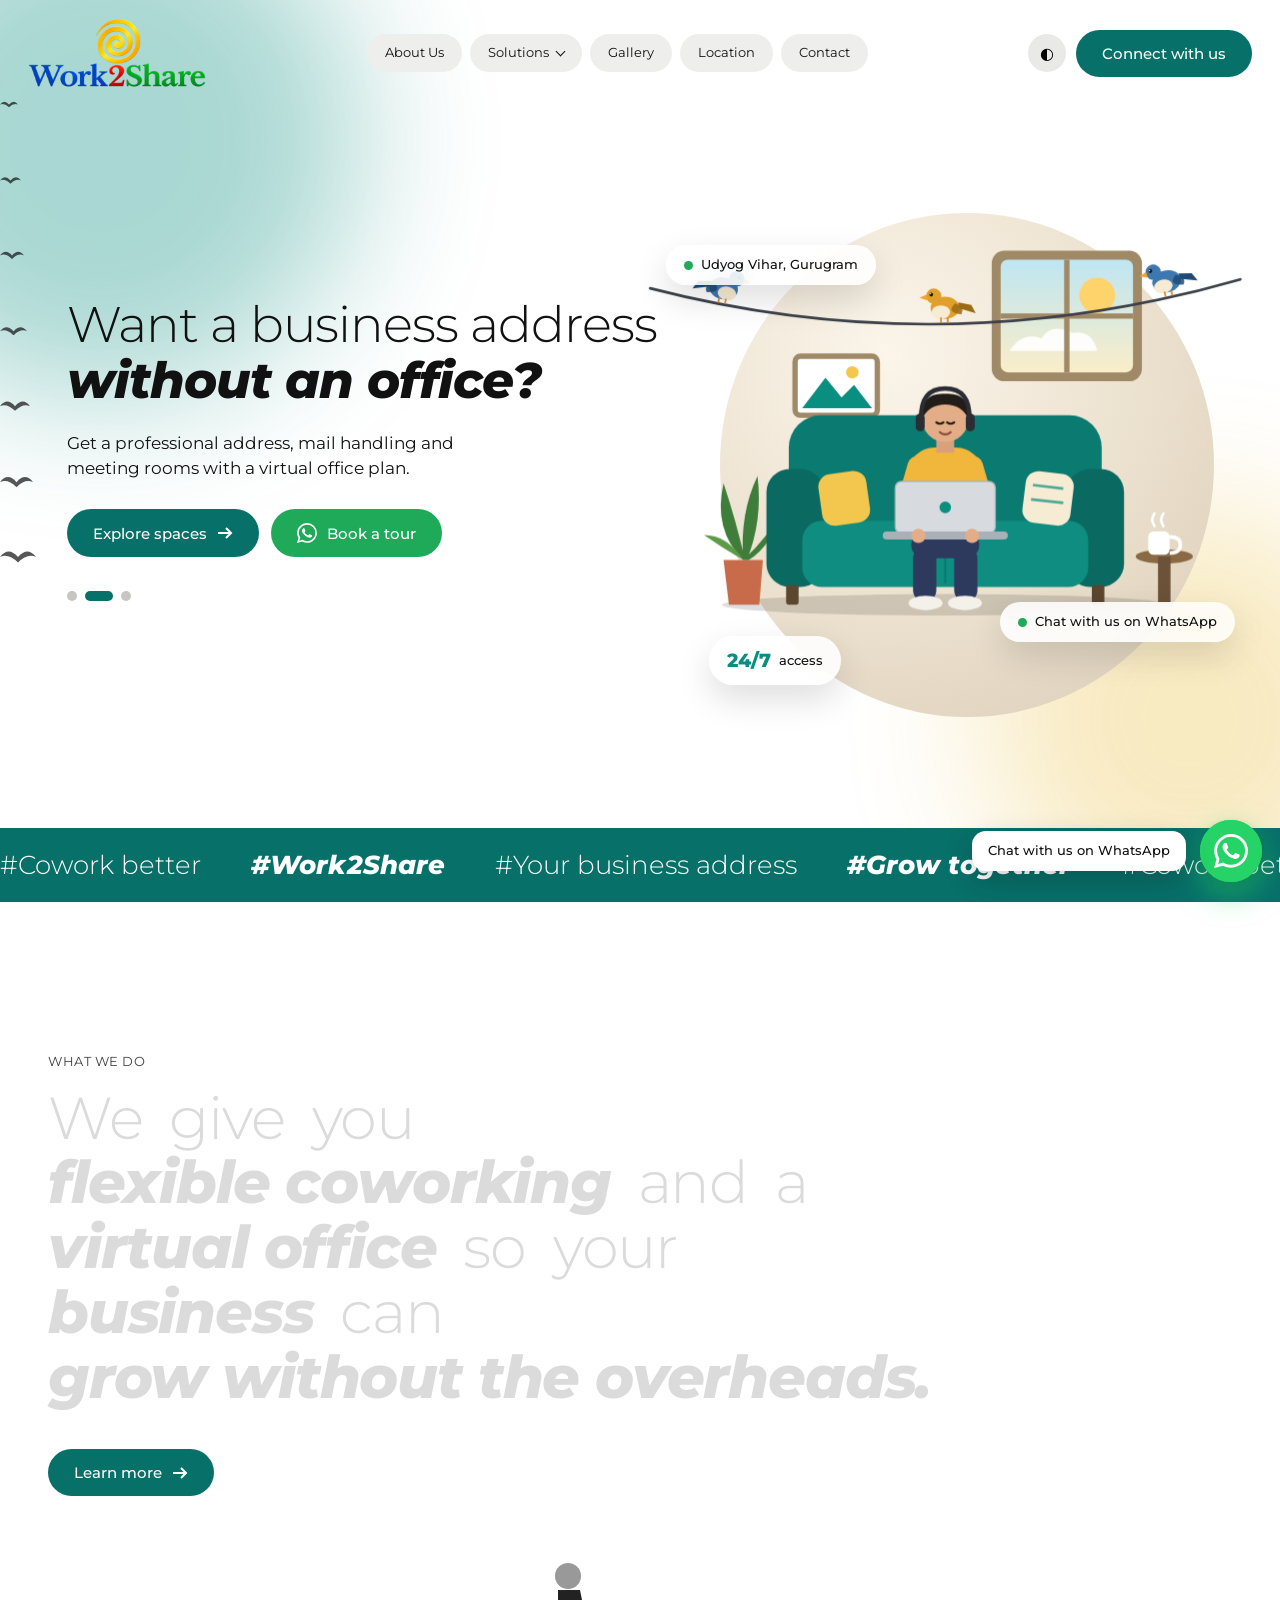
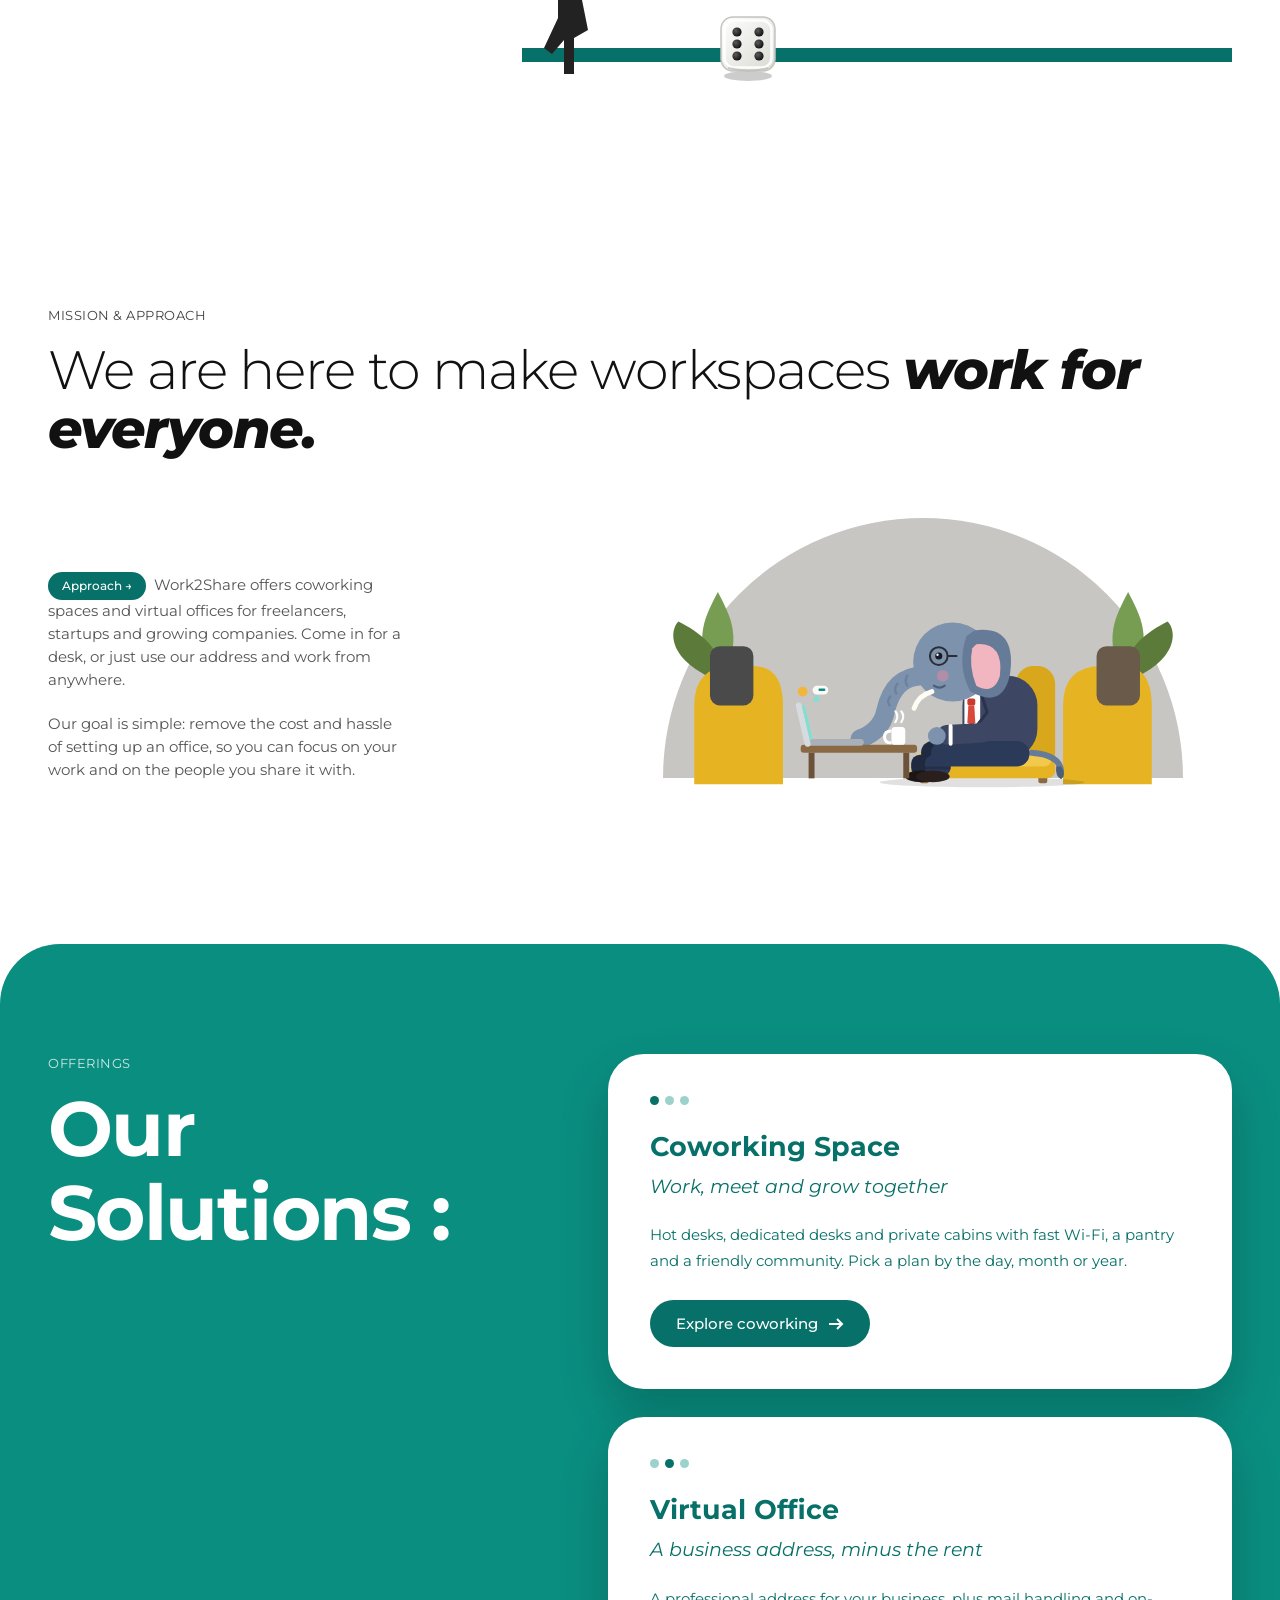
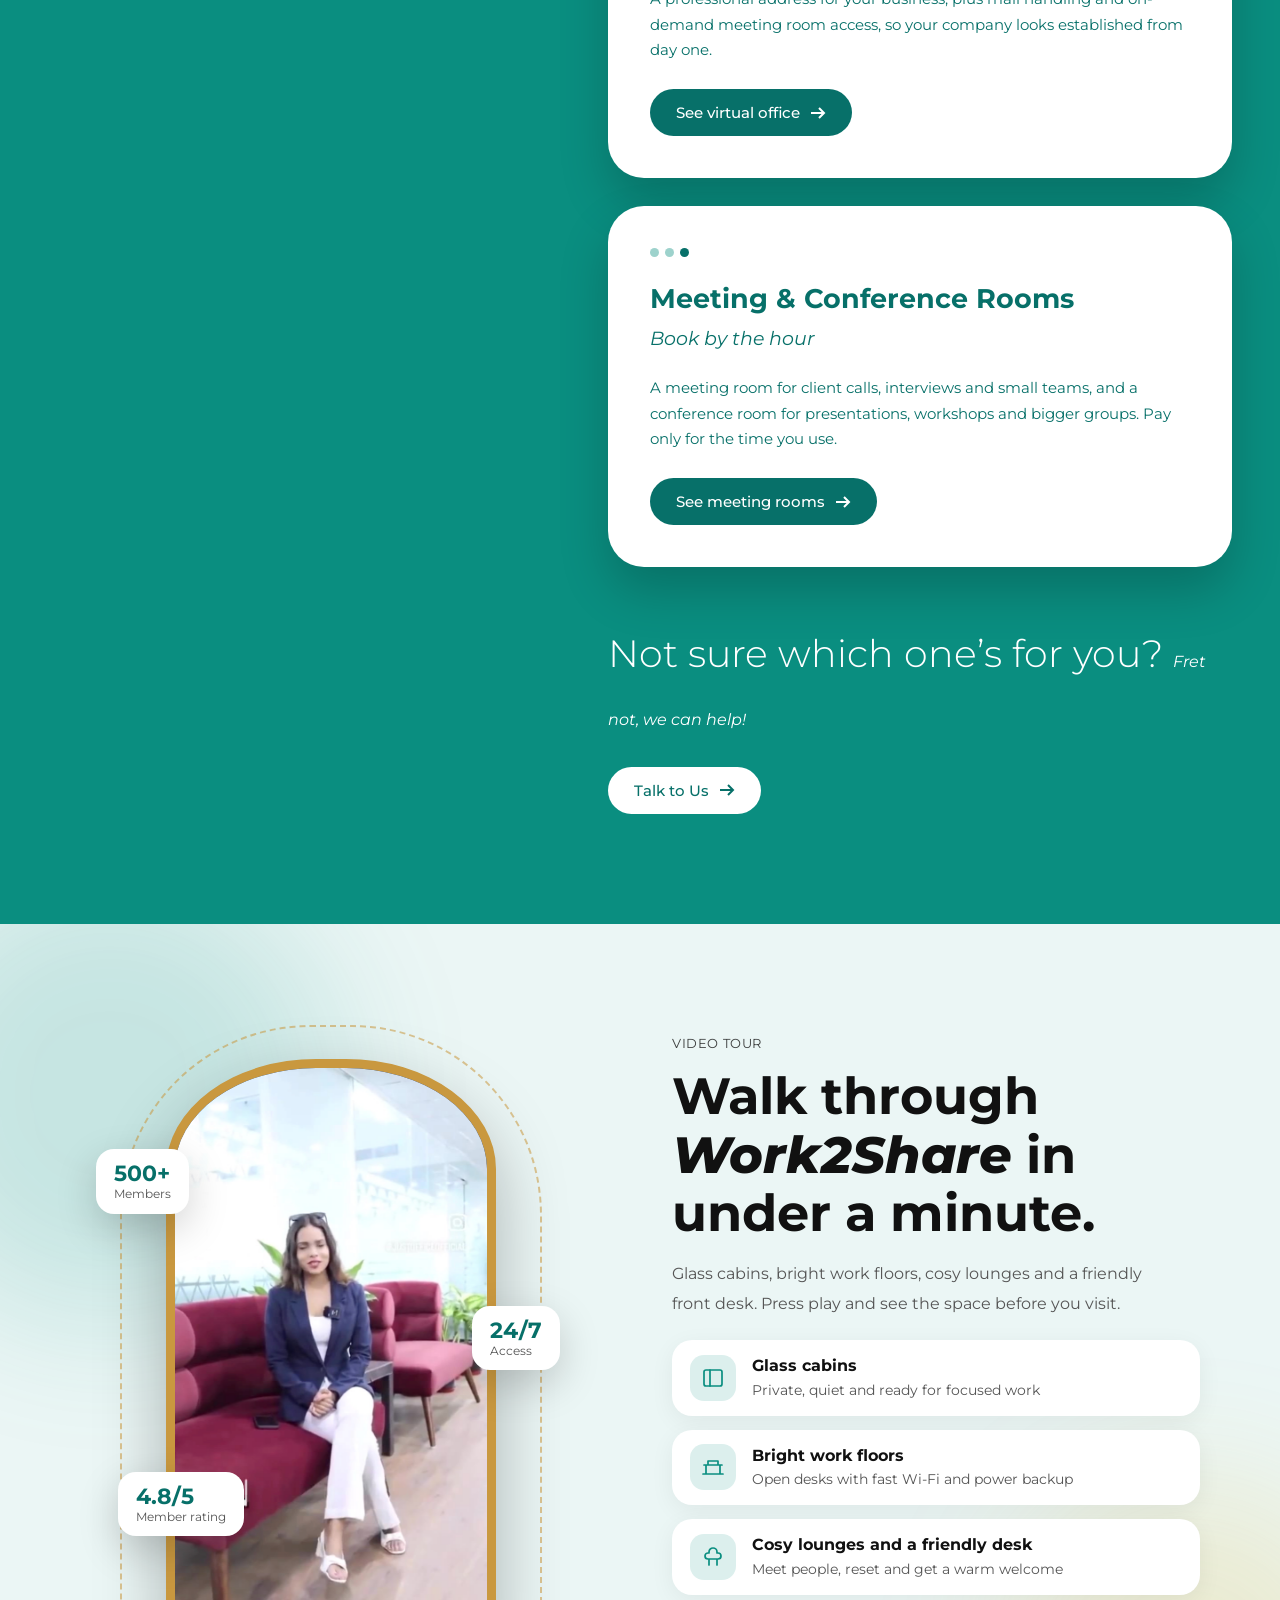
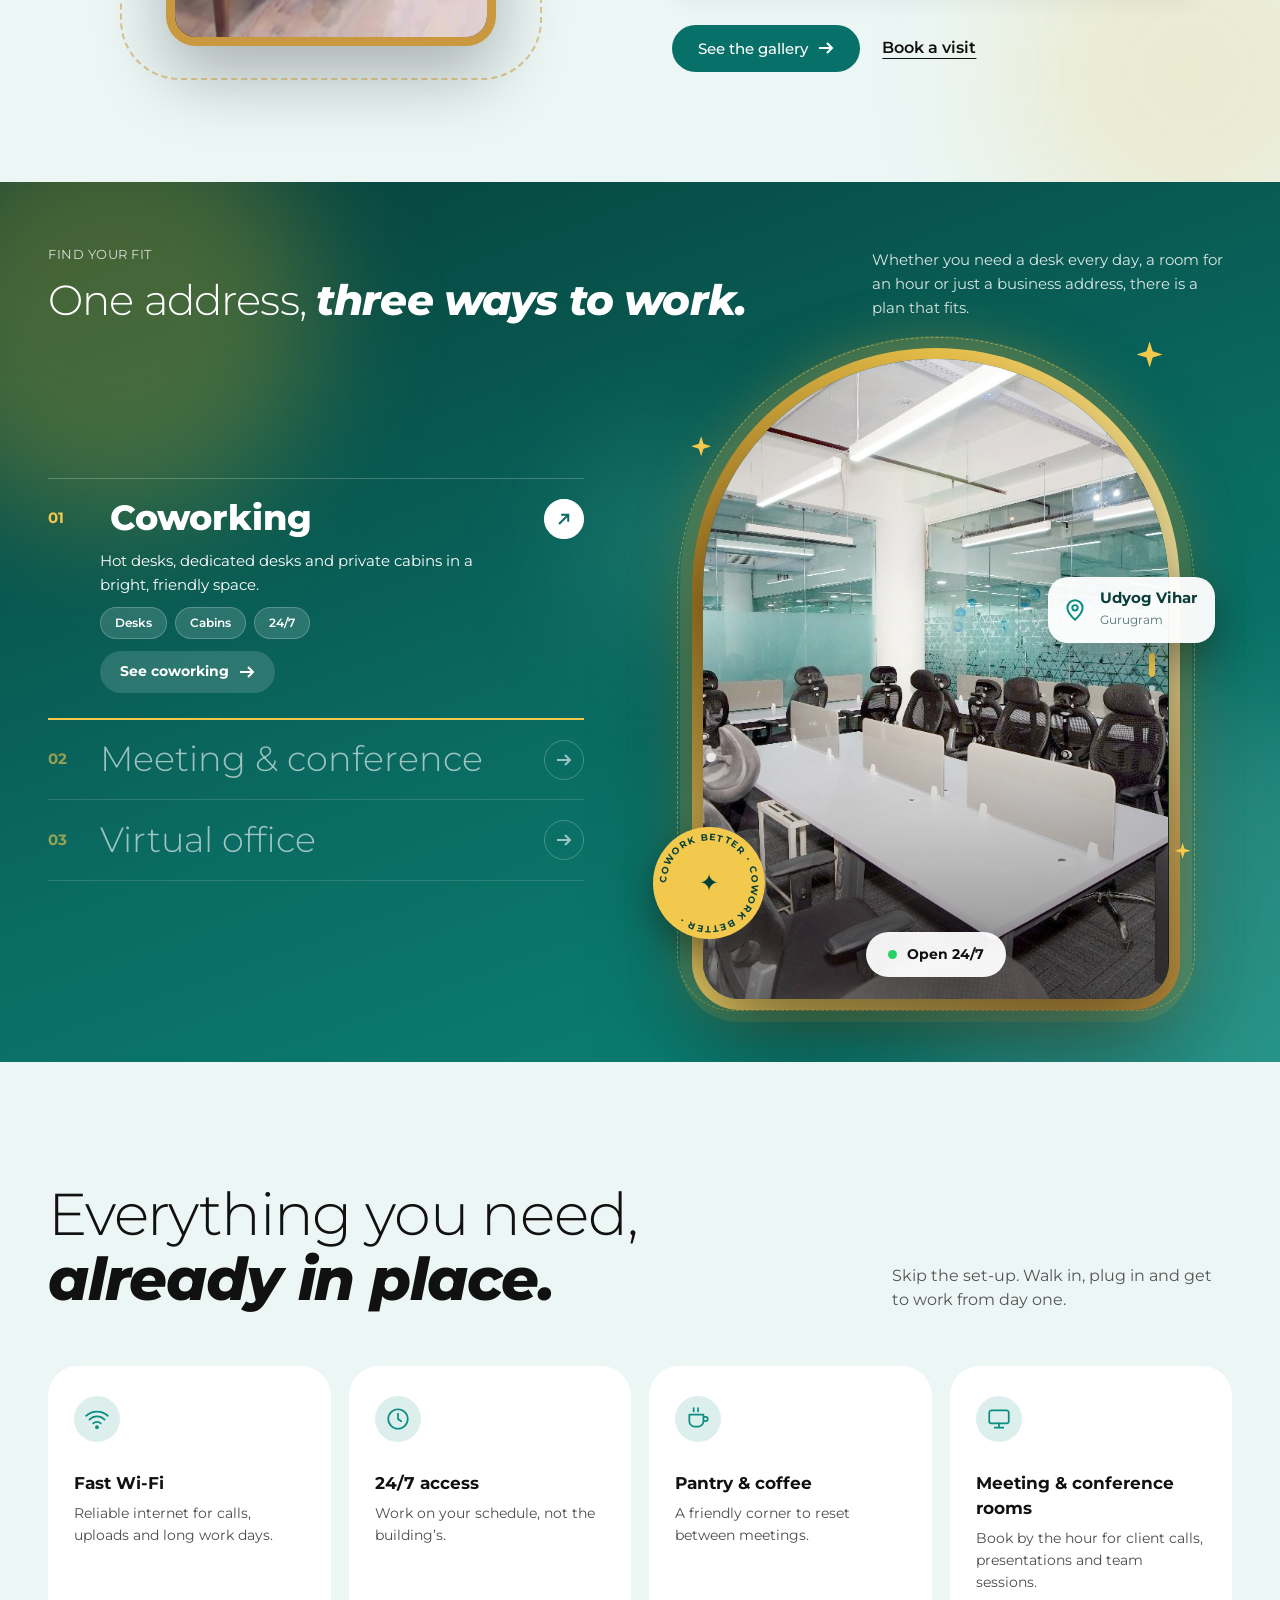
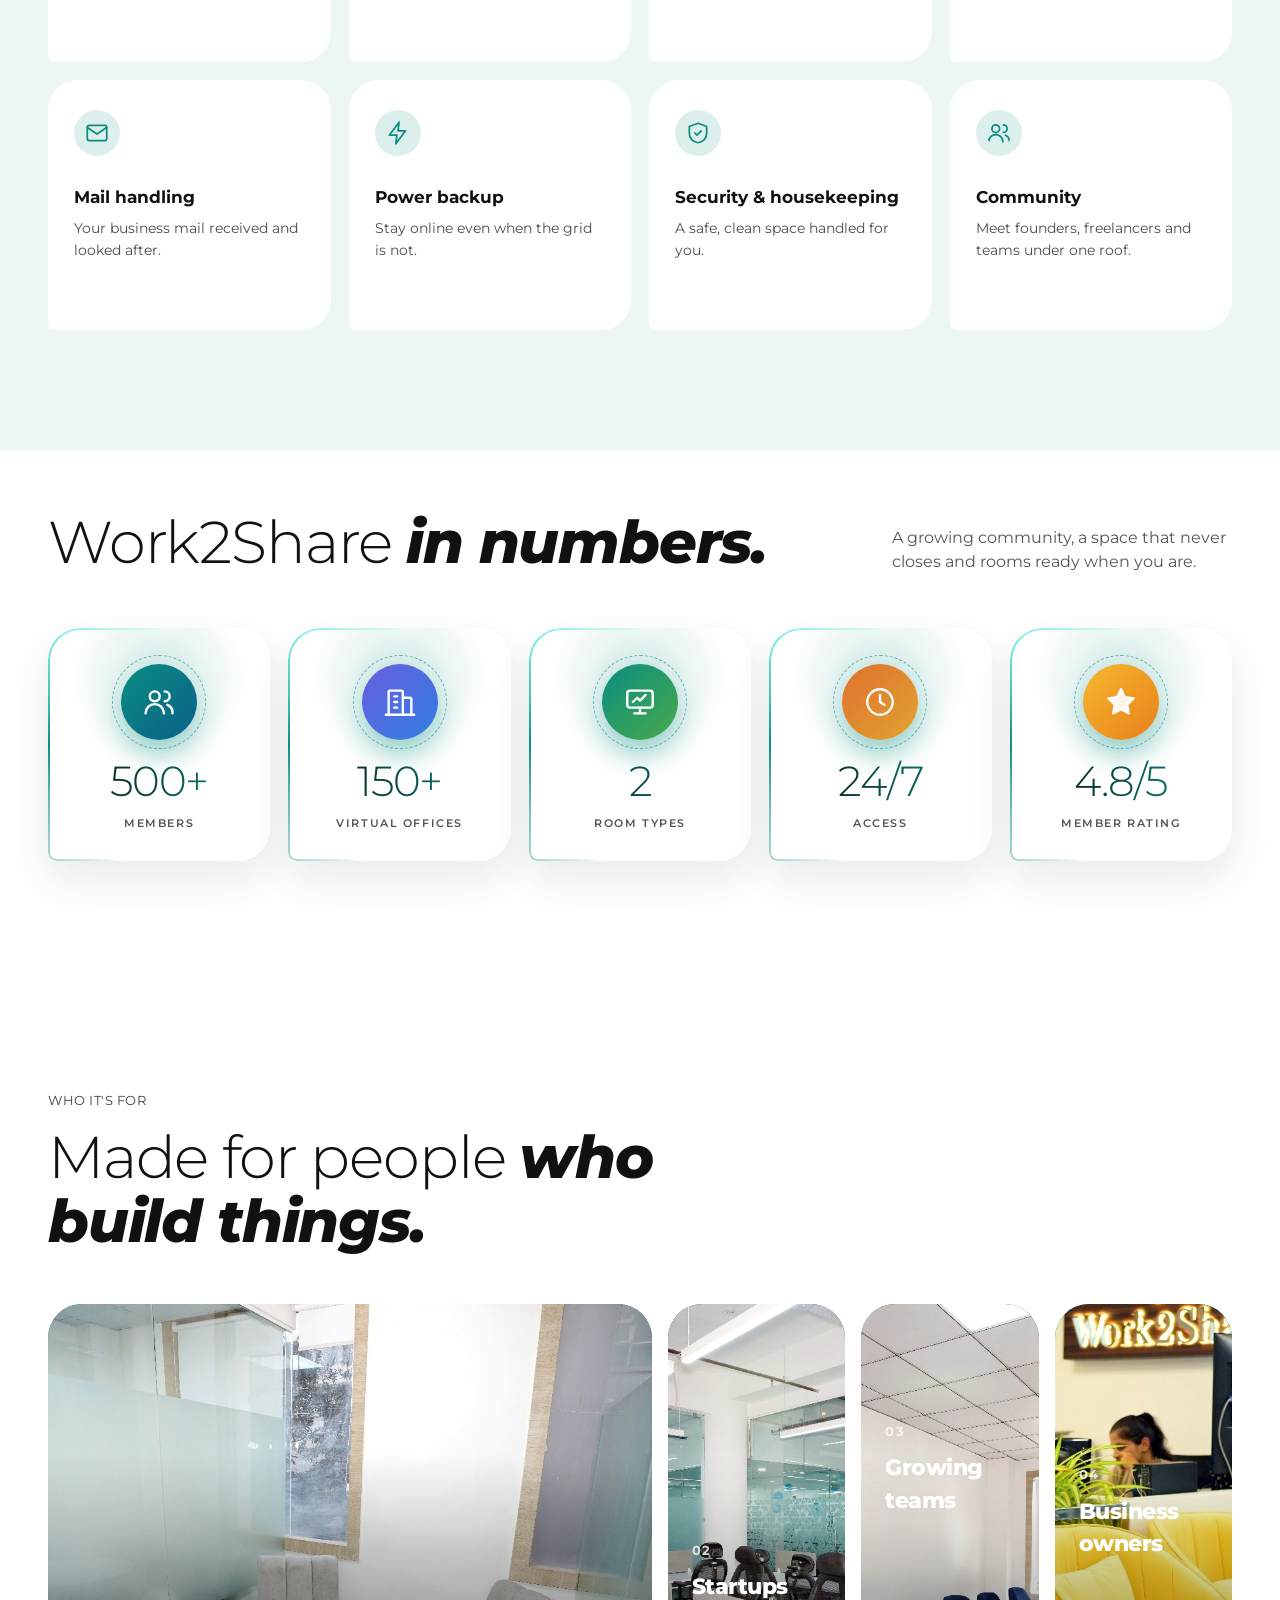
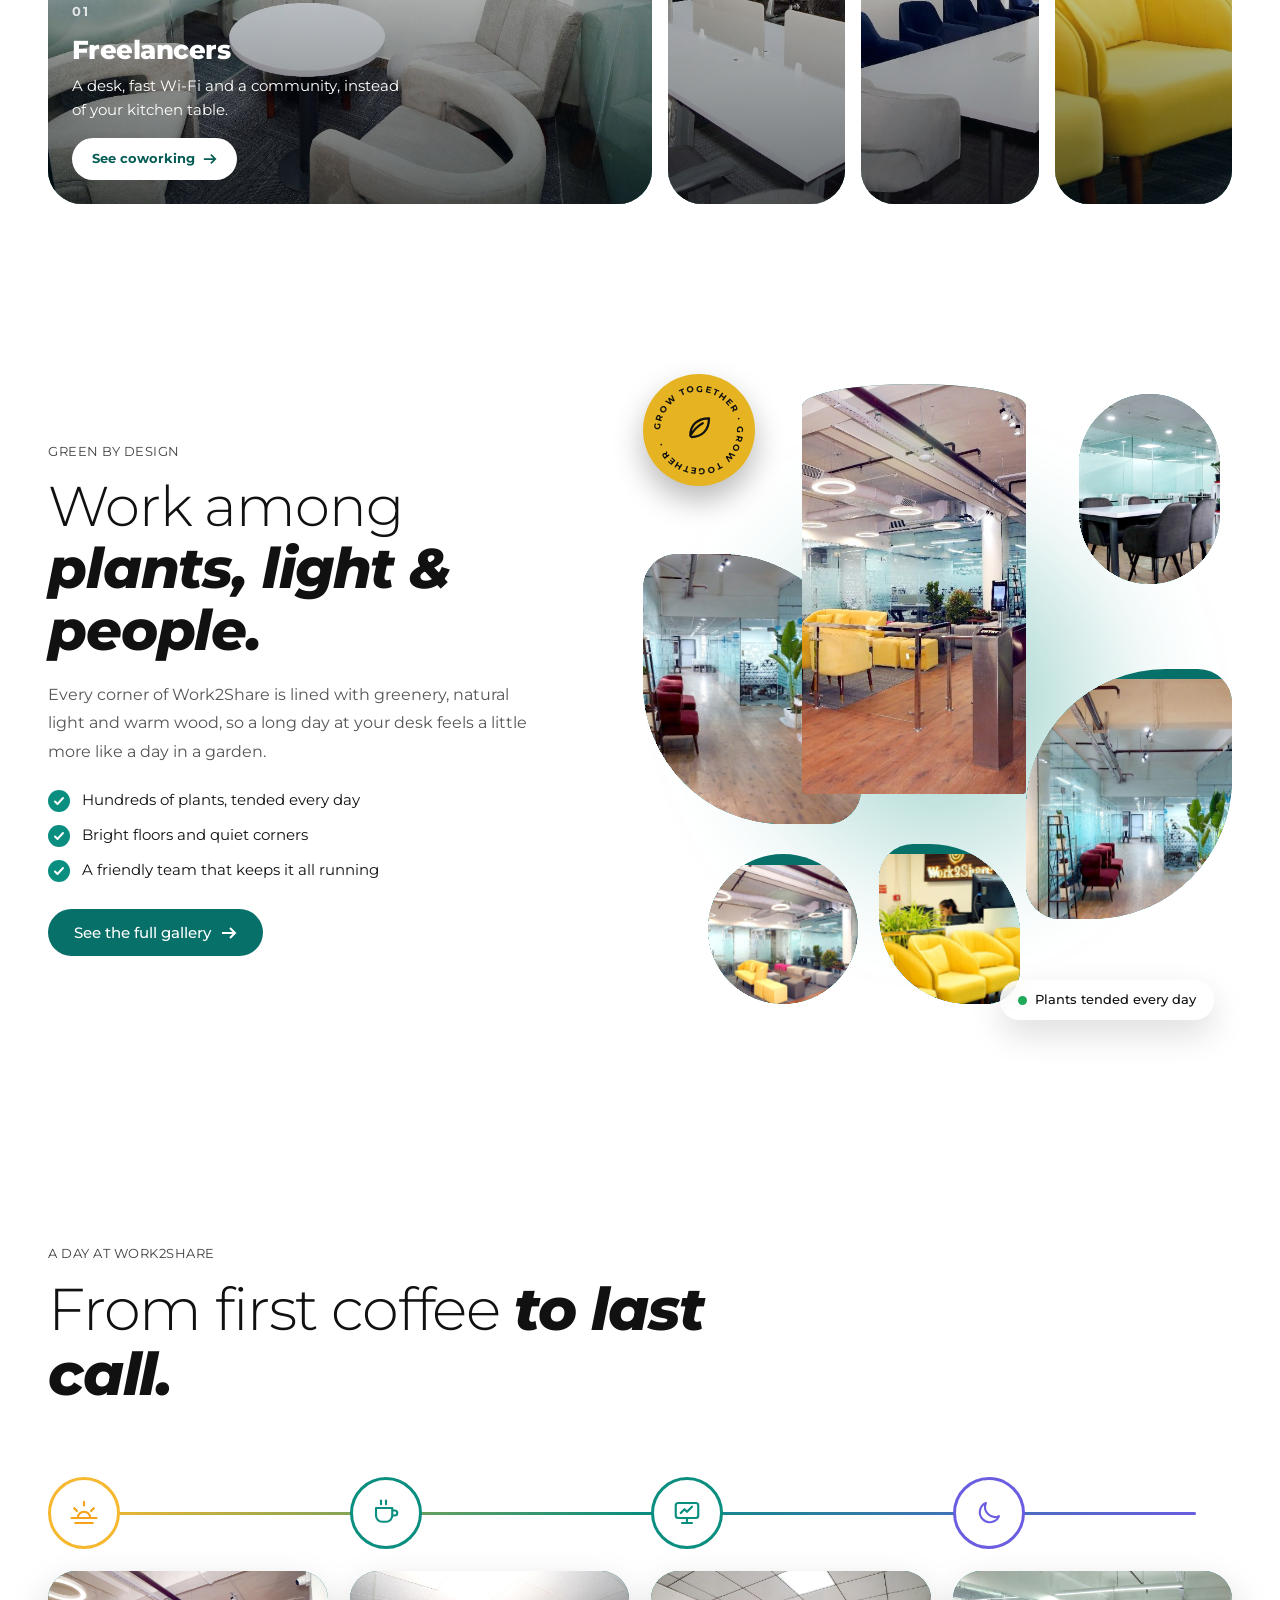
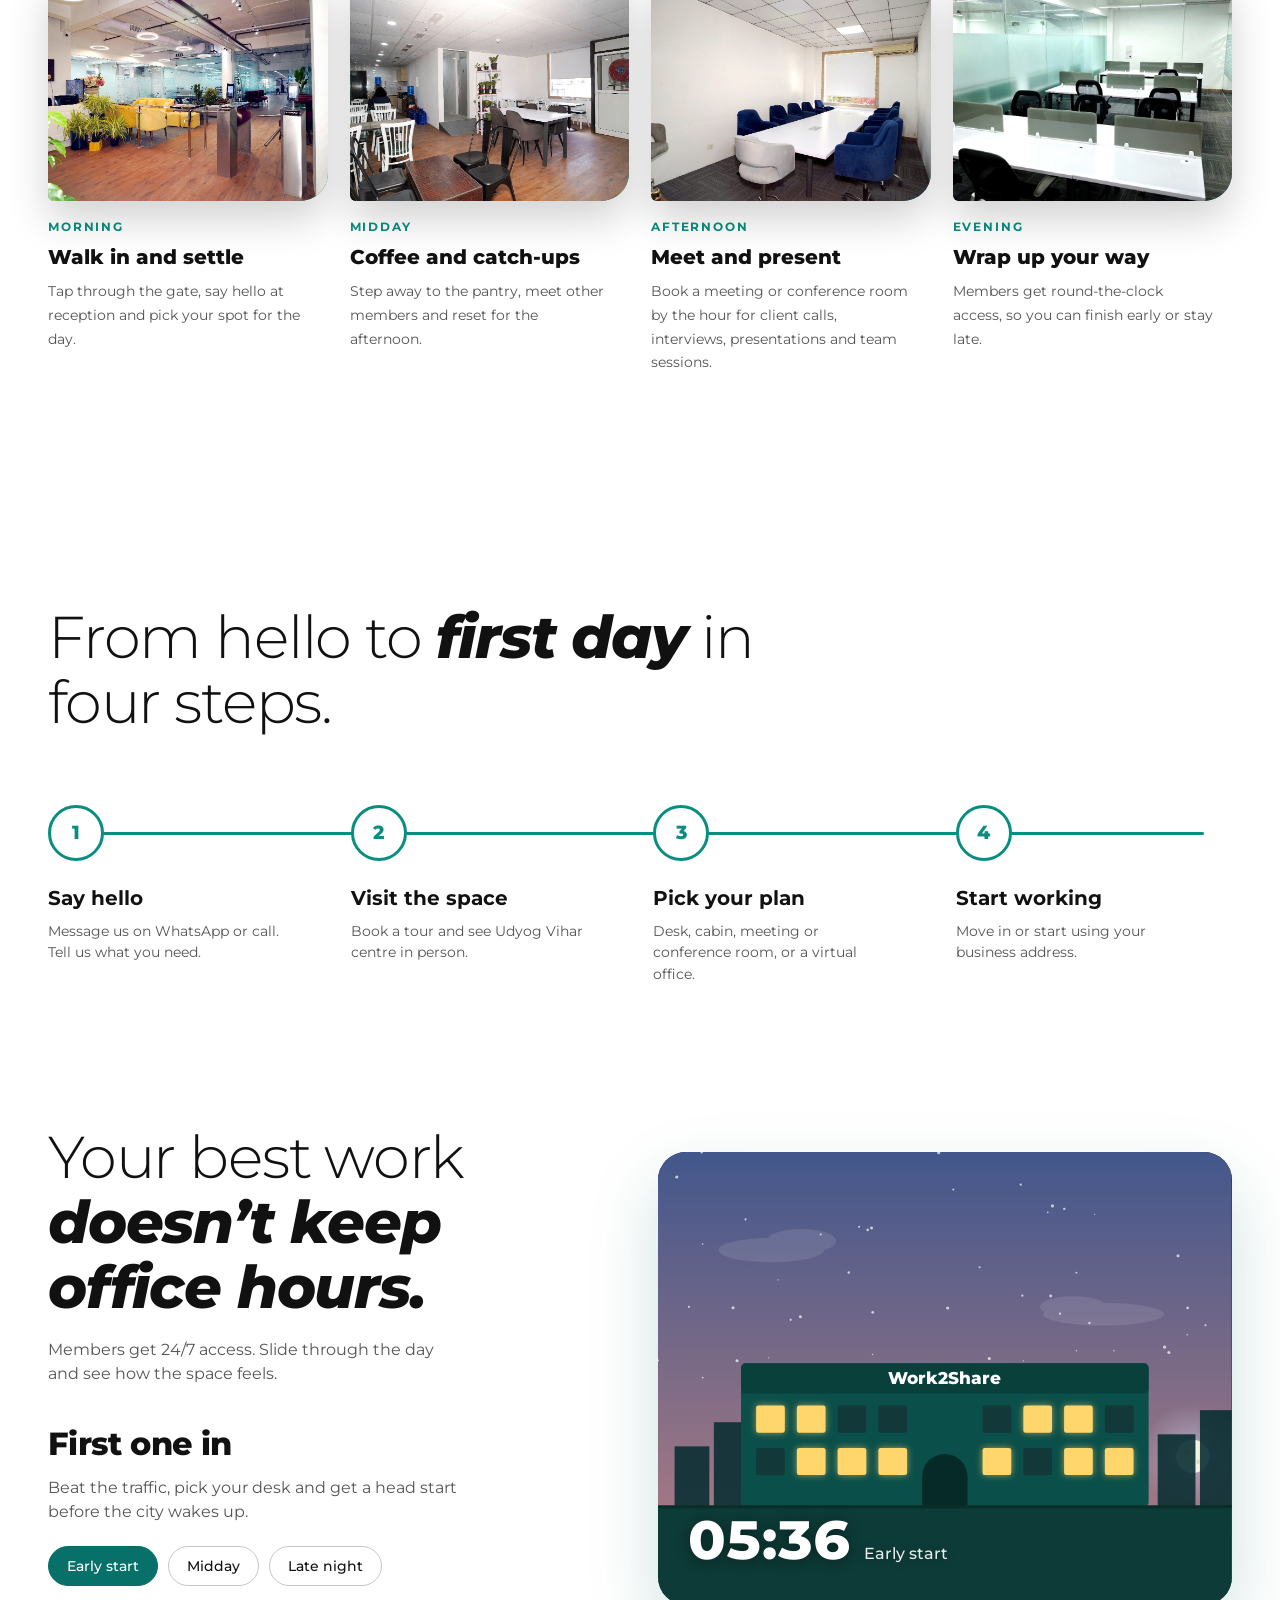
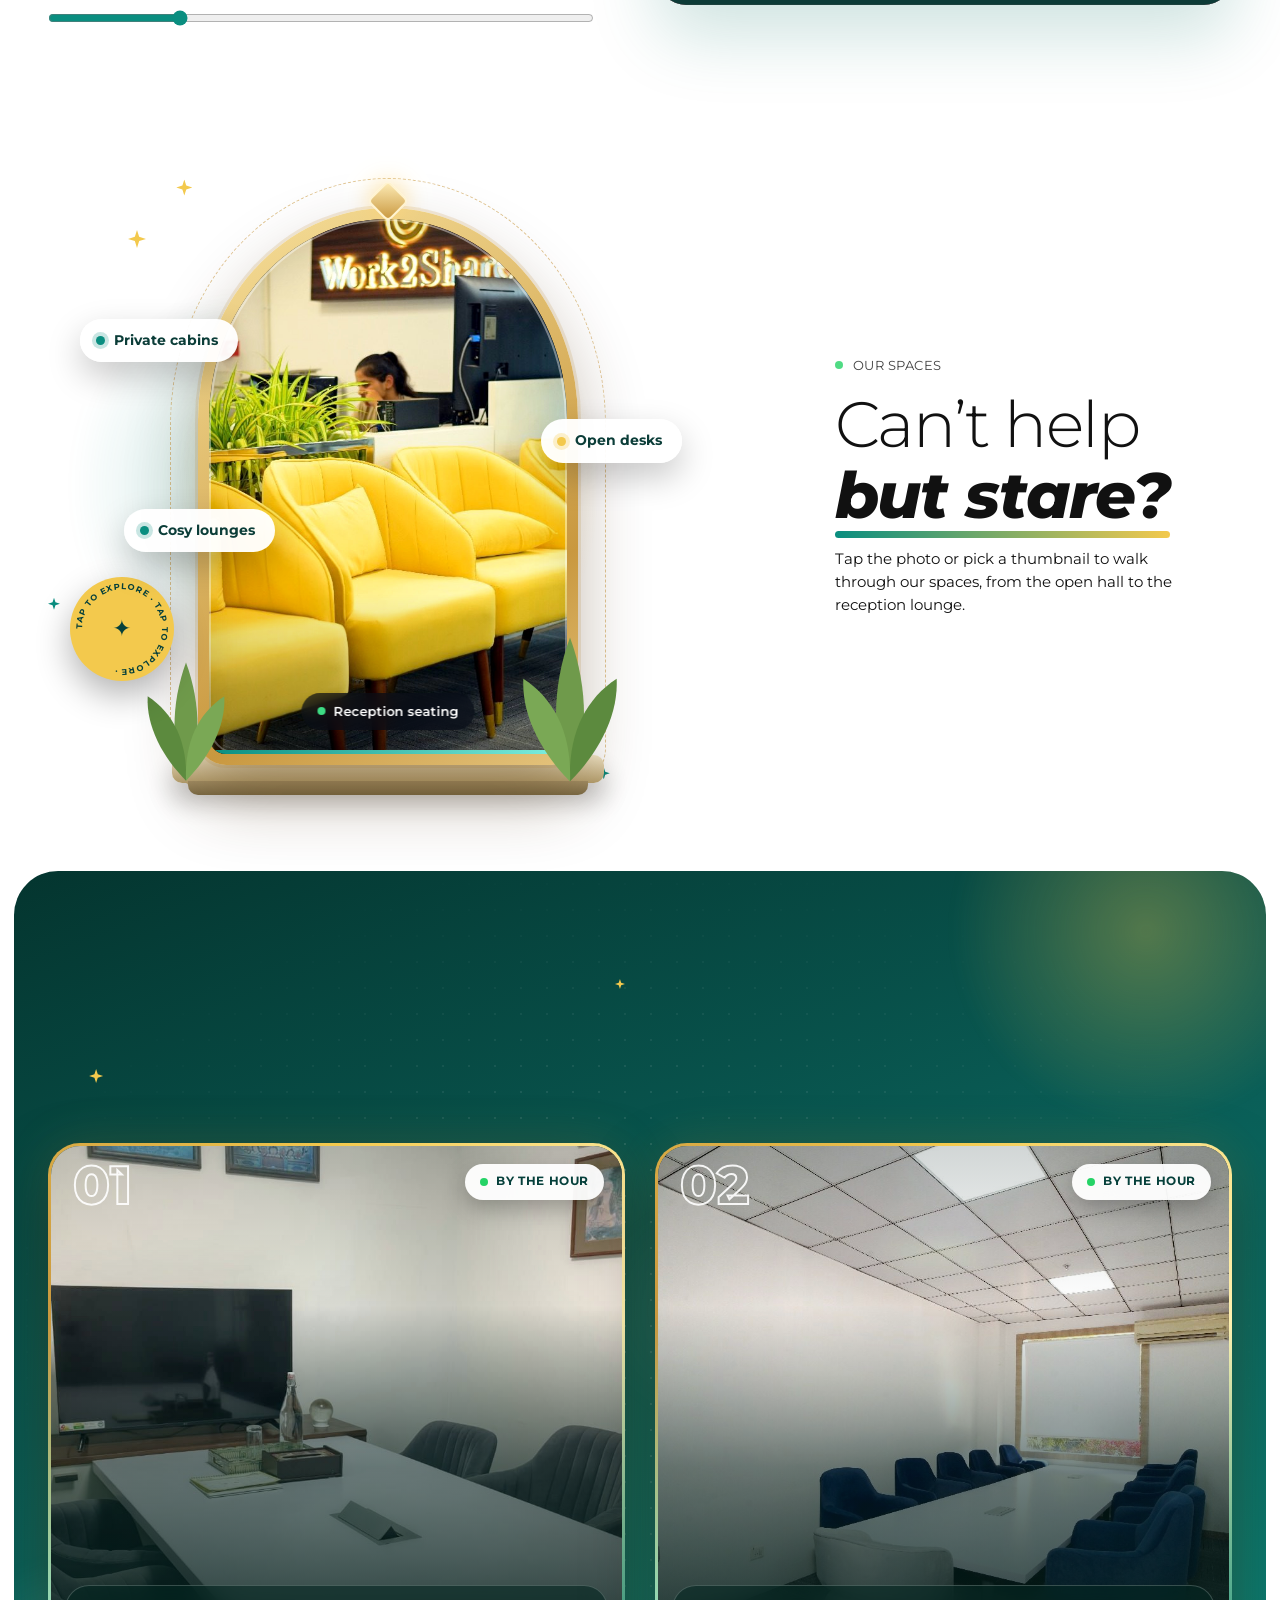
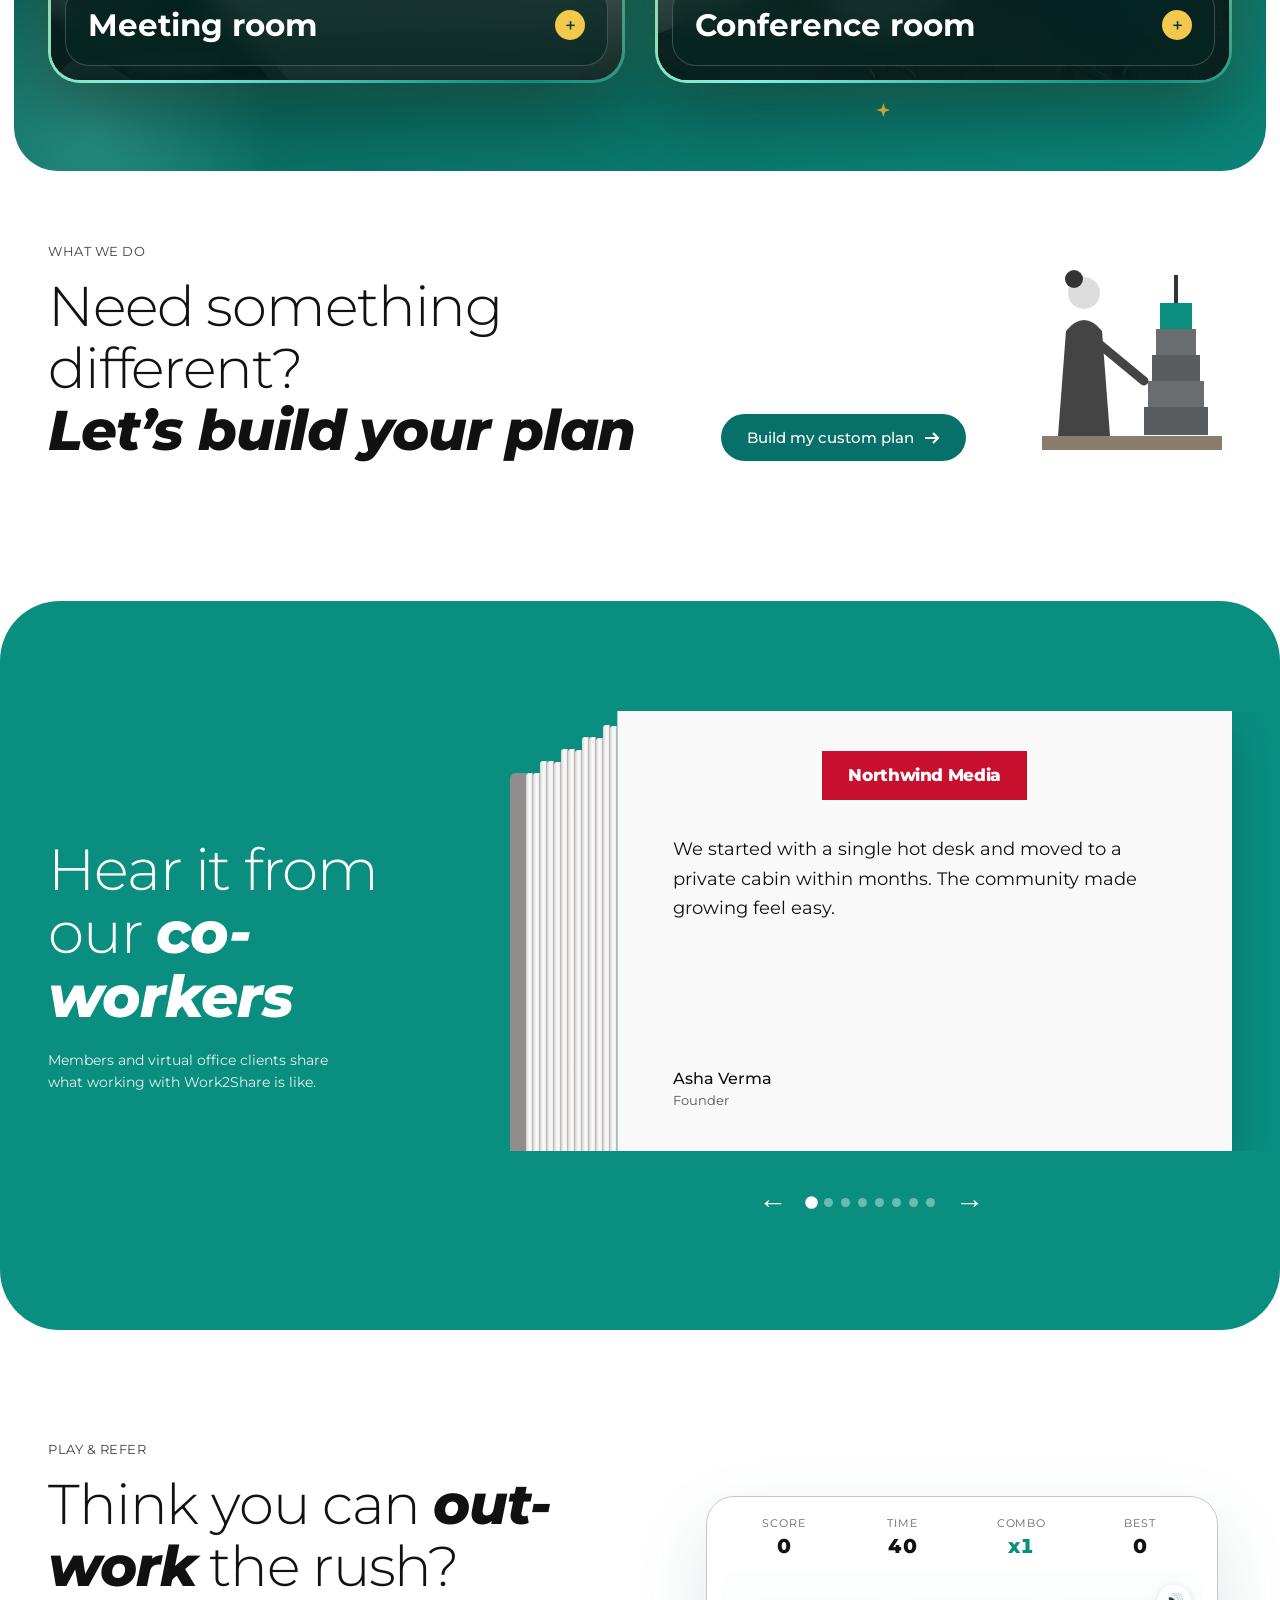
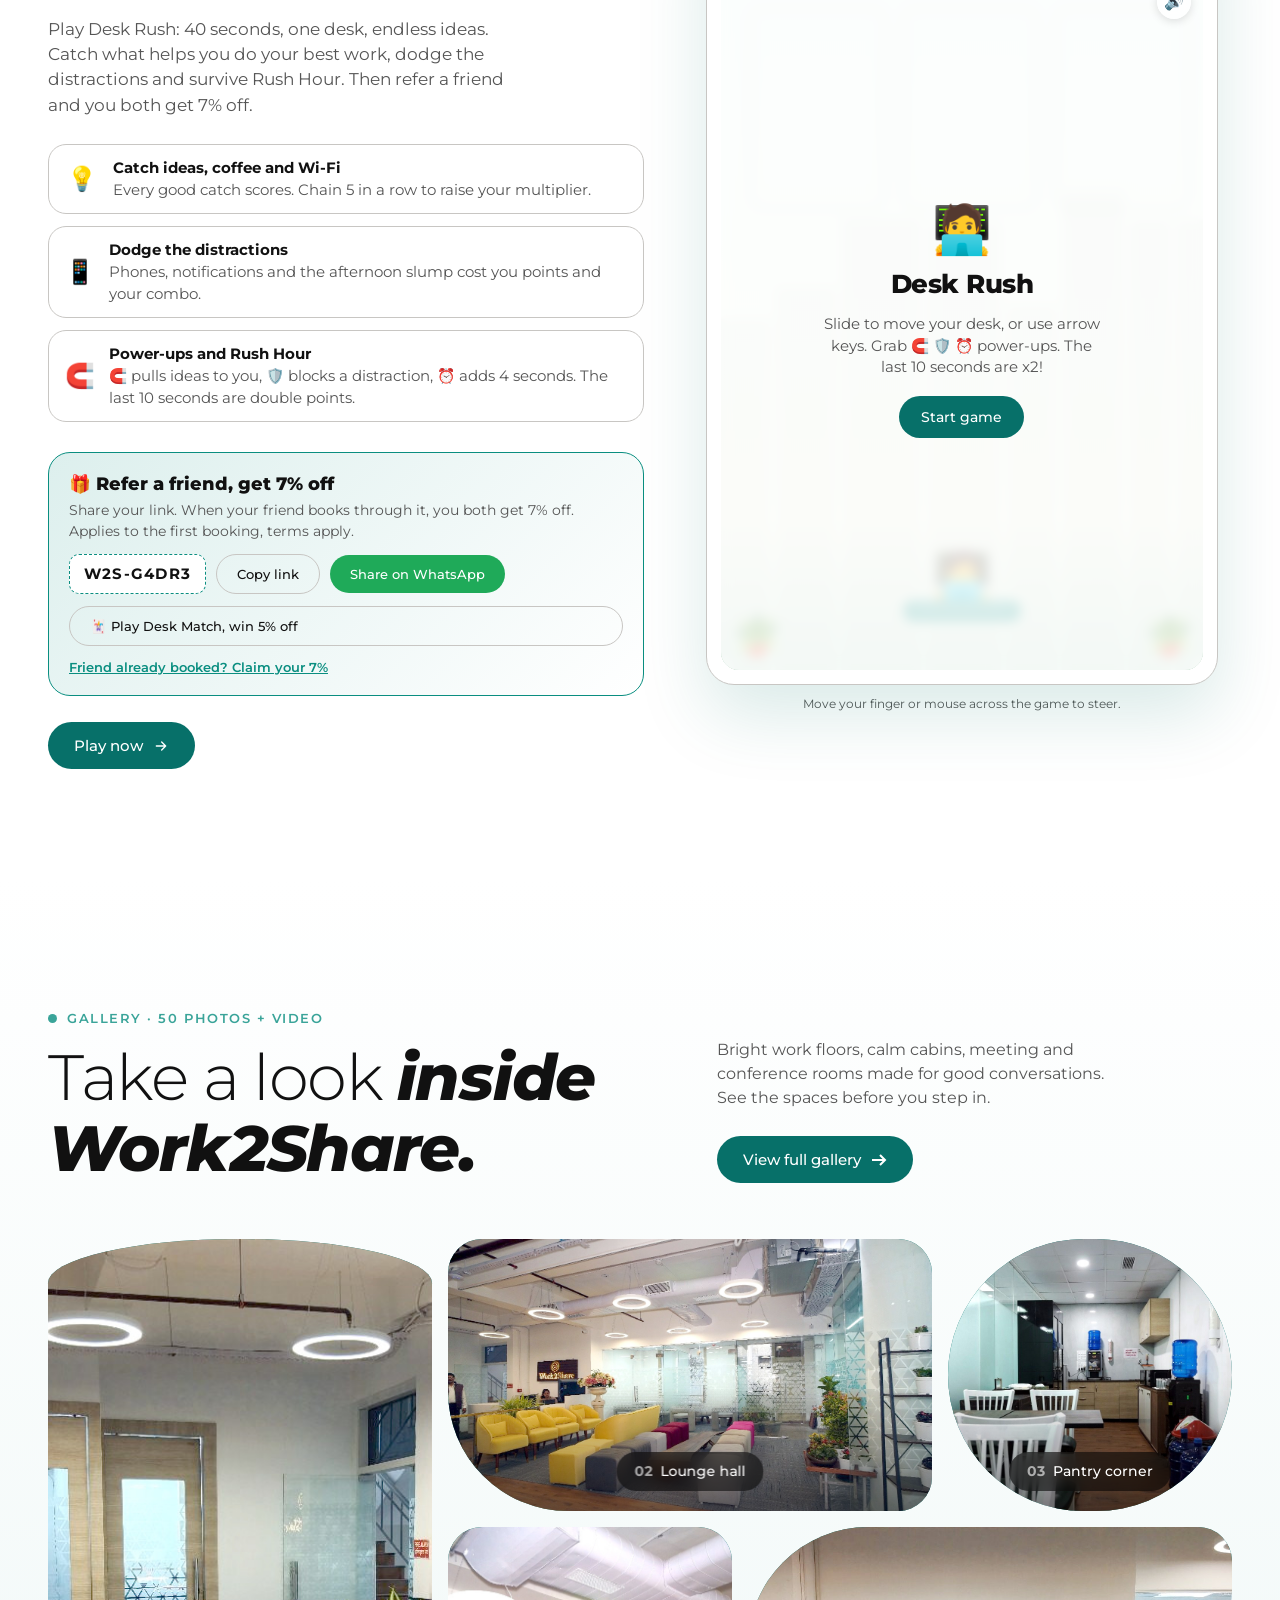
<file: index.html>
<!DOCTYPE html>
<html lang="en">
<head>
<meta charset="utf-8">
<meta name="viewport" content="width=device-width, initial-scale=1, viewport-fit=cover">
<meta name="description" content="Work2Share offers coworking spaces, virtual offices and meeting rooms at Udyog Vihar, Sector 18, Gurugram.">
<title>Work2Share – Coworking Spaces &amp; Virtual Offices</title>
<link rel="preconnect" href="https://fonts.googleapis.com">
<link rel="preconnect" href="https://fonts.gstatic.com" crossorigin>
<link href="https://fonts.googleapis.com/css2?family=Montserrat:ital,wght@0,300;0,400;0,500;0,700;0,800;1,700;1,800&display=swap" rel="stylesheet">
<script>try{if(sessionStorage.getItem('w2sTheme')==='dark')document.documentElement.classList.add('dk')}catch(e){}</script>
<link rel="stylesheet" href="css/style.css">
<link rel="stylesheet" href="css/fx.css">
<link rel="stylesheet" href="css/modal.css">
<link rel="stylesheet" href="css/sky.css">
<link rel="stylesheet" href="css/game.css">
</head>
<body>
<div id="bar"></div>
<header id="hd"><div class="nav">
<a class="logo" href="#top" aria-label="Work2Share home"><img src="assets/logo.webp" alt="Work2Share"></a>
<ul class="pills" id="pl"><li><a href="about.html">About Us</a></li><li class="dd"><a href="index.html#offer">Solutions</a><ul class="dm"><li><a href="coworking.html">Coworking</a></li><li><a href="virtual-office.html">Virtual Office</a></li><li><a href="meeting-rooms.html">Meeting &amp; Conference Rooms</a></li></ul></li><li><a href="gallery.html">Gallery</a></li><li><a href="contact.html#location">Location</a></li><li><a href="contact.html">Contact</a></li></ul>
<div style="display:flex;gap:10px;align-items:center"><button class="tog" id="th" aria-label="Toggle theme">◐</button><a class="btn cta" href="https://wa.me/918383963820?text=Hi%20Work2Share,%20I%20would%20like%20to%20know%20more" target="_blank" rel="noopener"><span>Connect with us</span></a><button class="tog burger" id="bg" aria-label="Menu">☰</button></div>
</div></header>

<main id="top">
<section class="hero"><div class="blob b1"></div><div class="blob b2"></div><div class="wrap">
<div>
<div class="slides"><div class="sl" data-i="0"><h1>Need a desk or<br><em>a whole community?</em></h1><p>Coworking spaces where freelancers, startups and teams work, share and grow together.</p></div><div class="sl" data-i="1"><h1>Want a business address<br><em>without an office?</em></h1><p>Get a professional address, mail handling and meeting rooms with a virtual office plan.</p></div><div class="sl" data-i="2"><h1>Is it an office or<br><em>a flexible hub?</em></h1><p>Hot desks, private cabins and virtual plans. Pay only for what you need.</p></div></div>
<div class="hbtns"><a class="btn" href="#offer"><span>Explore spaces</span><svg viewBox="0 0 16 16" fill="none" stroke="currentColor" stroke-width="2"><path d="M1 8h13M9 3l5 5-5 5"/></svg></a><a class="btn wa-b" href="https://wa.me/918383963820?text=Hi%20Work2Share,%20I%20want%20to%20book%20a%20tour" target="_blank" rel="noopener"><svg viewBox="0 0 24 24" fill="currentColor" aria-hidden="true"><path d="M17.472 14.382c-.297-.149-1.758-.867-2.03-.967-.273-.099-.471-.148-.67.15-.197.297-.767.966-.94 1.164-.173.199-.347.223-.644.075-.297-.15-1.255-.463-2.39-1.475-.883-.788-1.48-1.761-1.653-2.059-.173-.297-.018-.458.13-.606.134-.133.298-.347.446-.52.149-.174.198-.298.298-.497.099-.198.05-.371-.025-.52-.075-.149-.669-1.612-.916-2.207-.242-.579-.487-.5-.669-.51-.173-.008-.371-.01-.57-.01-.198 0-.52.074-.792.372-.272.297-1.04 1.016-1.04 2.479 0 1.462 1.065 2.875 1.213 3.074.149.198 2.096 3.2 5.077 4.487.709.306 1.262.489 1.694.625.712.227 1.36.195 1.871.118.571-.085 1.758-.719 2.006-1.413.248-.694.248-1.289.173-1.413-.074-.124-.272-.198-.57-.347m-5.421 7.403h-.004a9.87 9.87 0 01-5.031-1.378l-.361-.214-3.741.982.998-3.648-.235-.374a9.86 9.86 0 01-1.51-5.26c.001-5.45 4.436-9.884 9.888-9.884 2.64 0 5.122 1.03 6.988 2.898a9.825 9.825 0 012.893 6.994c-.003 5.45-4.437 9.884-9.885 9.884m8.413-18.297A11.815 11.815 0 0012.05 0C5.495 0 .16 5.335.157 11.892c0 2.096.547 4.142 1.588 5.945L.057 24l6.305-1.654a11.882 11.882 0 005.683 1.448h.005c6.554 0 11.89-5.335 11.893-11.893a11.821 11.821 0 00-3.48-8.413z"/></svg><span>Book a tour</span></a></div>
<div class="dots" id="hd2"><b class="a"></b><b></b><b></b></div>
</div>
<div class="stage" id="stage">
<div class="disc"></div>
<svg viewBox="0 0 600 600" aria-hidden="true">
<defs><linearGradient id="skyg" x1="0" y1="0" x2="0" y2="1"><stop offset="0" stop-color="#bfe6f2"/><stop offset="1" stop-color="#fbeec9"/></linearGradient>
<g id="pbird"><path d="M-14 -17L-36 -10L-31 -20L-16 -23z" style="fill:var(--bc,#2f5f8f)"/><ellipse cx="0" cy="-17" rx="17" ry="13" style="fill:var(--bc,#3d78b0)"/><ellipse cx="5" cy="-12" rx="11" ry="8" fill="#f6ecd4"/><path d="M-12 -22Q0 -12 -19 -9Q-24 -18 -12 -22z" fill="#1f3f63" opacity=".85"/><circle cx="13" cy="-31" r="9" style="fill:var(--bc,#3d78b0)"/><path d="M21 -33l9 3.5-9 3.5z" fill="#f0a52c"/><circle cx="16" cy="-33" r="2.2" fill="#111"/><circle cx="16.8" cy="-33.8" r=".8" fill="#fff"/><path d="M-3 -5V0M5 -5V0" stroke="#d98b2b" stroke-width="2" stroke-linecap="round"/></g>
<g id="wk"><rect x="-38" y="-88" width="76" height="96" rx="30" style="fill:var(--sh)"/><rect x="-10" y="-104" width="20" height="22" fill="var(--sk)"/><circle cx="0" cy="-122" r="25" fill="var(--sk)"/><path d="M-26 -122Q-28 -152 0 -151Q28 -152 26 -122Q18 -138 0 -138Q-18 -138 -26 -122z" style="fill:var(--hr)"/><path d="M-9 -120q4 3 8 0M3 -120q4 3 8 0" stroke="#231d1a" stroke-width="2.4" fill="none" stroke-linecap="round"/><path d="M-6 -109q6 5 12 0" stroke="#8a4b3a" stroke-width="2.4" fill="none" stroke-linecap="round"/><path d="M-30 -66L-46 -22L-28 -4M30 -66L46 -22L28 -4" fill="none" stroke-width="18" stroke-linecap="round" stroke-linejoin="round" style="stroke:var(--sh)"/><rect x="-48" y="-56" width="96" height="58" rx="7" fill="#d7dbe0" stroke="#aab0b8" stroke-width="1.5"/><circle cx="0" cy="-27" r="6" fill="#0a8e80"/></g>
</defs>
<g class="art" data-i="0"><g class="goose" id="gs">
<ellipse cx="300" cy="360" rx="130" ry="105" fill="#393a3a"/>
<path d="M230 300C170 240 190 120 250 100c30-8 40 20 20 40-30 30-20 80 50 120z" fill="#505151"/>
<circle cx="258" cy="96" r="22" fill="#393a3a"/><path d="M240 92l-38 8 38 10z" fill="#d98b2b"/>
<rect x="268" y="440" width="16" height="110" fill="#222"/><rect x="330" y="440" width="16" height="110" fill="#222"/>
<g transform="translate(300 215)"><rect x="-26" y="10" width="52" height="60" rx="10" fill="#d9d9d9"/><rect x="-32" y="-48" width="64" height="48" rx="8" fill="#222"/><circle cx="0" cy="-24" r="15" fill="#888"/><circle cx="0" cy="-24" r="8" fill="#222"/><rect x="-24" y="70" width="90" height="26" rx="12" fill="#222" transform="rotate(-12)"/></g>
</g>
<rect x="190" y="548" width="240" height="26" rx="6" fill="#777"/>
<g transform="translate(60 440)"><rect x="46" y="60" width="10" height="70" fill="#7a5a3a"/><circle cx="50" cy="40" r="44" fill="#5c641c"/><circle cx="20" cy="70" r="26" fill="#4a5217"/><circle cx="84" cy="66" r="28" fill="#7f923d"/></g>
<g id="win" transform="translate(500 40)"><rect width="70" height="100" fill="#cbbfa8" stroke="#8a7d6c" stroke-width="6"/><path d="M35 0v100M0 50h70" stroke="#8a7d6c" stroke-width="5"/></g></g>
<g class="art" data-i="1"><g>
<rect x="352" y="78" width="168" height="146" rx="14" fill="#a08966"/><rect x="362" y="88" width="148" height="126" rx="8" fill="url(#skyg)"/><circle cx="470" cy="128" r="20" fill="#ffd36b"/><path d="M372 190q14-22 36-14q10-18 34-6q22-4 28 20z" fill="#fff" opacity=".9"/><path d="M436 88v126M362 151h148" stroke="#a08966" stroke-width="6"/>
<rect x="132" y="196" width="92" height="66" rx="6" fill="#fff" stroke="#a08966" stroke-width="6"/><path d="M140 254l26-34 18 22 14-14 20 26z" fill="#0a8e80"/><circle cx="196" cy="214" r="7" fill="#f3c64e"/>
<path d="M-30 120Q300 205 630 110" fill="none" stroke="#3c4048" stroke-width="3" stroke-linecap="round"/><g class="bslot" transform="translate(49 136) rotate(10.9)"><g transform="scale(0.95)"><g class="fx"><g class="fly"><g class="ps"><g class="pb"><path d="M-14 -17L-36 -10L-31 -20L-16 -23z" fill="#1f4a78"/><ellipse cx="0" cy="-17" rx="17" ry="13" fill="#3d78b0"/><ellipse cx="5" cy="-12" rx="11" ry="8" fill="#f6ecd4"/><path d="M-12 -22Q0 -12 -19 -9Q-24 -18 -12 -22z" fill="#1f4a78" opacity=".85"/><circle cx="13" cy="-31" r="9" fill="#3d78b0"/><path d="M21 -33l9 3.5-9 3.5z" fill="#f0a52c"/><circle cx="16" cy="-33" r="2.2" fill="#111"/><circle cx="16.8" cy="-33.8" r=".8" fill="#fff"/><path d="M-3 -5V0M5 -5V0" stroke="#d98b2b" stroke-width="2" stroke-linecap="round"/></g></g><g class="fs"><g transform="translate(0 -12) rotate(10)"><path d="M-14 -17L-38 -14L-33 -24L-16 -23z" fill="#1f4a78"/><ellipse cx="0" cy="-17" rx="17" ry="12" fill="#3d78b0"/><ellipse cx="5" cy="-13" rx="11" ry="7" fill="#f6ecd4"/><circle cx="14" cy="-27" r="9" fill="#3d78b0"/><path d="M22 -29l9 3.5-9 3.5z" fill="#f0a52c"/><circle cx="17" cy="-29" r="2.2" fill="#111"/><path class="wg" d="M-2 -26Q-20 -62 -38 -48Q-18 -42 -10 -22z" fill="#1f4a78"/></g></g></g></g></g></g><g class="bslot" transform="translate(175 153) rotate(5.1)"><g transform="scale(0.95)"><g class="fx"><g class="fly"><g class="ps"><g class="pb"><path d="M-14 -17L-36 -10L-31 -20L-16 -23z" fill="#8a3526"/><ellipse cx="0" cy="-17" rx="17" ry="13" fill="#c2573f"/><ellipse cx="5" cy="-12" rx="11" ry="8" fill="#f6ecd4"/><path d="M-12 -22Q0 -12 -19 -9Q-24 -18 -12 -22z" fill="#8a3526" opacity=".85"/><circle cx="13" cy="-31" r="9" fill="#c2573f"/><path d="M21 -33l9 3.5-9 3.5z" fill="#f0a52c"/><circle cx="16" cy="-33" r="2.2" fill="#111"/><circle cx="16.8" cy="-33.8" r=".8" fill="#fff"/><path d="M-3 -5V0M5 -5V0" stroke="#d98b2b" stroke-width="2" stroke-linecap="round"/></g></g><g class="fs"><g transform="translate(0 -12) rotate(10)"><path d="M-14 -17L-38 -14L-33 -24L-16 -23z" fill="#8a3526"/><ellipse cx="0" cy="-17" rx="17" ry="12" fill="#c2573f"/><ellipse cx="5" cy="-13" rx="11" ry="7" fill="#f6ecd4"/><circle cx="14" cy="-27" r="9" fill="#c2573f"/><path d="M22 -29l9 3.5-9 3.5z" fill="#f0a52c"/><circle cx="17" cy="-29" r="2.2" fill="#111"/><path class="wg" d="M-2 -26Q-20 -62 -38 -48Q-18 -42 -10 -22z" fill="#8a3526"/></g></g></g></g></g></g><g class="bslot" transform="translate(300 158) rotate(-0.9)"><g transform="scale(0.95)"><g class="fx"><g class="fly"><g class="ps"><g class="pb"><path d="M-14 -17L-36 -10L-31 -20L-16 -23z" fill="#9a6a14"/><ellipse cx="0" cy="-17" rx="17" ry="13" fill="#e0a02c"/><ellipse cx="5" cy="-12" rx="11" ry="8" fill="#f6ecd4"/><path d="M-12 -22Q0 -12 -19 -9Q-24 -18 -12 -22z" fill="#9a6a14" opacity=".85"/><circle cx="13" cy="-31" r="9" fill="#e0a02c"/><path d="M21 -33l9 3.5-9 3.5z" fill="#f0a52c"/><circle cx="16" cy="-33" r="2.2" fill="#111"/><circle cx="16.8" cy="-33.8" r=".8" fill="#fff"/><path d="M-3 -5V0M5 -5V0" stroke="#d98b2b" stroke-width="2" stroke-linecap="round"/></g></g><g class="fs"><g transform="translate(0 -12) rotate(10)"><path d="M-14 -17L-38 -14L-33 -24L-16 -23z" fill="#9a6a14"/><ellipse cx="0" cy="-17" rx="17" ry="12" fill="#e0a02c"/><ellipse cx="5" cy="-13" rx="11" ry="7" fill="#f6ecd4"/><circle cx="14" cy="-27" r="9" fill="#e0a02c"/><path d="M22 -29l9 3.5-9 3.5z" fill="#f0a52c"/><circle cx="17" cy="-29" r="2.2" fill="#111"/><path class="wg" d="M-2 -26Q-20 -62 -38 -48Q-18 -42 -10 -22z" fill="#9a6a14"/></g></g></g></g></g></g><g class="bslot" transform="translate(425 150) rotate(-6.8)"><g transform="scale(0.95)"><g class="fx"><g class="fly"><g class="ps"><g class="pb"><path d="M-14 -17L-36 -10L-31 -20L-16 -23z" fill="#2c6a46"/><ellipse cx="0" cy="-17" rx="17" ry="13" fill="#4a9a6a"/><ellipse cx="5" cy="-12" rx="11" ry="8" fill="#f6ecd4"/><path d="M-12 -22Q0 -12 -19 -9Q-24 -18 -12 -22z" fill="#2c6a46" opacity=".85"/><circle cx="13" cy="-31" r="9" fill="#4a9a6a"/><path d="M21 -33l9 3.5-9 3.5z" fill="#f0a52c"/><circle cx="16" cy="-33" r="2.2" fill="#111"/><circle cx="16.8" cy="-33.8" r=".8" fill="#fff"/><path d="M-3 -5V0M5 -5V0" stroke="#d98b2b" stroke-width="2" stroke-linecap="round"/></g></g><g class="fs"><g transform="translate(0 -12) rotate(10)"><path d="M-14 -17L-38 -14L-33 -24L-16 -23z" fill="#2c6a46"/><ellipse cx="0" cy="-17" rx="17" ry="12" fill="#4a9a6a"/><ellipse cx="5" cy="-13" rx="11" ry="7" fill="#f6ecd4"/><circle cx="14" cy="-27" r="9" fill="#4a9a6a"/><path d="M22 -29l9 3.5-9 3.5z" fill="#f0a52c"/><circle cx="17" cy="-29" r="2.2" fill="#111"/><path class="wg" d="M-2 -26Q-20 -62 -38 -48Q-18 -42 -10 -22z" fill="#2c6a46"/></g></g></g></g></g></g><g class="bslot" transform="translate(551 128) rotate(-12.5)"><g transform="scale(0.95)"><g class="fx"><g class="fly"><g class="ps"><g class="pb"><path d="M-14 -17L-36 -10L-31 -20L-16 -23z" fill="#1f4a78"/><ellipse cx="0" cy="-17" rx="17" ry="13" fill="#3d78b0"/><ellipse cx="5" cy="-12" rx="11" ry="8" fill="#f6ecd4"/><path d="M-12 -22Q0 -12 -19 -9Q-24 -18 -12 -22z" fill="#1f4a78" opacity=".85"/><circle cx="13" cy="-31" r="9" fill="#3d78b0"/><path d="M21 -33l9 3.5-9 3.5z" fill="#f0a52c"/><circle cx="16" cy="-33" r="2.2" fill="#111"/><circle cx="16.8" cy="-33.8" r=".8" fill="#fff"/><path d="M-3 -5V0M5 -5V0" stroke="#d98b2b" stroke-width="2" stroke-linecap="round"/></g></g><g class="fs"><g transform="translate(0 -12) rotate(10)"><path d="M-14 -17L-38 -14L-33 -24L-16 -23z" fill="#1f4a78"/><ellipse cx="0" cy="-17" rx="17" ry="12" fill="#3d78b0"/><ellipse cx="5" cy="-13" rx="11" ry="7" fill="#f6ecd4"/><circle cx="14" cy="-27" r="9" fill="#3d78b0"/><path d="M22 -29l9 3.5-9 3.5z" fill="#f0a52c"/><circle cx="17" cy="-29" r="2.2" fill="#111"/><path class="wg" d="M-2 -26Q-20 -62 -38 -48Q-18 -42 -10 -22z" fill="#1f4a78"/></g></g></g></g></g></g>
<ellipse cx="300" cy="474" rx="250" ry="12" fill="#000" opacity=".13"/>
<g class="lv"><path d="M74 424L52 424L58 474L92 474L96 424z" fill="#c86b4a"/><path d="M74 424Q40 390 52 338Q66 380 76 424zM74 424Q70 372 90 330Q96 380 78 424zM74 424Q104 396 122 362Q106 408 80 424z" fill="#3f7d3a"/><path d="M74 424Q50 410 30 396Q56 396 74 424z" fill="#5d9c47"/></g>
<rect x="125" y="262" width="350" height="124" rx="36" fill="#0b7a70"/><rect x="100" y="322" width="64" height="132" rx="26" fill="#0a6a62"/><rect x="436" y="322" width="64" height="132" rx="26" fill="#0a6a62"/><rect x="140" y="380" width="320" height="74" rx="22" fill="#0e8d80"/><path d="M300 384v66" stroke="#0a6a62" stroke-width="2" opacity=".6"/><rect x="122" y="452" width="14" height="22" rx="3" fill="#5b4630"/><rect x="464" y="452" width="14" height="22" rx="3" fill="#5b4630"/>
<rect x="160" y="326" width="54" height="58" rx="14" fill="#f3c64e" transform="rotate(-8 187 355)"/><rect x="388" y="326" width="54" height="58" rx="14" fill="#f6ecd4" transform="rotate(7 415 355)"/><path d="M398 340l34 4M396 356l36 4" stroke="#0a8e80" stroke-width="3" opacity=".7" transform="rotate(0)"/>
<rect x="262" y="392" width="76" height="30" rx="15" fill="#2d3a5e"/><rect x="264" y="410" width="26" height="60" rx="12" fill="#2d3a5e"/><rect x="310" y="410" width="26" height="60" rx="12" fill="#2d3a5e"/><ellipse cx="278" cy="472" rx="19" ry="8" fill="#f4f1ea"/><ellipse cx="322" cy="472" rx="19" ry="8" fill="#f4f1ea"/>
<rect x="258" y="298" width="84" height="98" rx="30" fill="#f1b63c"/><rect x="290" y="282" width="20" height="22" fill="#d9a07c"/><circle cx="300" cy="266" r="26" fill="#e3ad88"/><path d="M274 266Q272 236 300 238Q328 236 326 266Q318 250 300 250Q282 250 274 266z" fill="#231d1a"/><path d="M290 270q4 3 8 0M302 270q4 3 8 0" stroke="#231d1a" stroke-width="2.4" fill="none" stroke-linecap="round"/><path d="M294 281q6 5 12 0" stroke="#8a4b3a" stroke-width="2.4" fill="none" stroke-linecap="round"/>
<path d="M273 266Q272 232 300 232Q328 232 327 266" fill="none" stroke="#2a2d33" stroke-width="5"/><rect x="267" y="260" width="10" height="20" rx="5" fill="#2a2d33"/><rect x="323" y="260" width="10" height="20" rx="5" fill="#2a2d33"/>
<path d="M268 318L254 366L276 386M332 318L346 366L324 386" fill="none" stroke="#f1b63c" stroke-width="20" stroke-linecap="round" stroke-linejoin="round"/>
<rect x="244" y="336" width="112" height="58" rx="7" fill="#d7dbe0" stroke="#aab0b8" stroke-width="1.5"/><circle cx="300" cy="365" r="6.5" fill="#0a8e80"/><rect x="230" y="392" width="140" height="9" rx="4.5" fill="#aab0b8"/>
<circle class="hL" cx="270" cy="397" r="8" fill="#e3ad88"/><circle class="hR" cx="330" cy="397" r="8" fill="#e3ad88"/>
<ellipse cx="545" cy="420" rx="32" ry="8" fill="#8a6a45"/><rect x="538" y="420" width="14" height="52" fill="#6b5238"/><rect x="527" y="392" width="24" height="26" rx="6" fill="#fff"/><path d="M551 398q12 0 12 9t-12 9" fill="none" stroke="#fff" stroke-width="4"/><path class="st1" d="M534 386q-5-8 0-14M544 386q-5-8 0-14" fill="none" stroke="#fff" stroke-width="3" stroke-linecap="round"/>
</g></g>
<g class="art" data-i="2"><g><defs><linearGradient id="wl" x1="0" x2="1"><stop offset="0" stop-color="#f1ead9"/><stop offset="1" stop-color="#e2d9c3"/></linearGradient><linearGradient id="wr" x1="0" x2="1"><stop offset="0" stop-color="#0fa595"/><stop offset="1" stop-color="#0a7f73"/></linearGradient><linearGradient id="skw" x1="0" y1="0" x2="0" y2="1"><stop offset="0" stop-color="#8fd0ee"/><stop offset="1" stop-color="#ffe2b8"/></linearGradient><linearGradient id="scr" x1="0" x2="1" y1="0" y2="1"><stop offset="0" stop-color="#17476a"/><stop offset="1" stop-color="#0b2a44"/></linearGradient><radialGradient id="shg"><stop offset="0" stop-color="#000" stop-opacity=".28"/><stop offset="1" stop-color="#000" stop-opacity="0"/></radialGradient><radialGradient id="bubg" cx=".35" cy=".3" r=".8"><stop offset="0" stop-color="#fff" stop-opacity=".75"/><stop offset=".5" stop-color="#dff3f5" stop-opacity=".1"/><stop offset="1" stop-color="#bfe7ee" stop-opacity=".3"/></radialGradient></defs><ellipse cx="324" cy="530" rx="215" ry="30" fill="url(#shg)"/><polygon points="133.5,382.0 324.0,492.0 324.0,470.0 133.5,360.0" fill="#d9cfb7" /><polygon points="514.5,382.0 324.0,492.0 324.0,470.0 514.5,360.0" fill="#bfb496" /><polygon points="324.0,250.0 514.5,360.0 324.0,470.0 133.5,360.0" fill="#efe7d4" /><polygon points="324.0,250.0 362.1,272.0 324.0,294.0 285.9,272.0" fill="#f6eedd" /><polygon points="285.9,272.0 324.0,294.0 285.9,316.0 247.8,294.0" fill="#ece2cc" /><polygon points="247.8,294.0 285.9,316.0 247.8,338.0 209.7,316.0" fill="#f6eedd" /><polygon points="209.7,316.0 247.8,338.0 209.7,360.0 171.6,338.0" fill="#ece2cc" /><polygon points="171.6,338.0 209.7,360.0 171.6,382.0 133.5,360.0" fill="#f6eedd" /><polygon points="362.1,272.0 400.2,294.0 362.1,316.0 324.0,294.0" fill="#ece2cc" /><polygon points="324.0,294.0 362.1,316.0 324.0,338.0 285.9,316.0" fill="#f6eedd" /><polygon points="285.9,316.0 324.0,338.0 285.9,360.0 247.8,338.0" fill="#ece2cc" /><polygon points="247.8,338.0 285.9,360.0 247.8,382.0 209.7,360.0" fill="#f6eedd" /><polygon points="209.7,360.0 247.8,382.0 209.7,404.0 171.6,382.0" fill="#ece2cc" /><polygon points="400.2,294.0 438.3,316.0 400.2,338.0 362.1,316.0" fill="#f6eedd" /><polygon points="362.1,316.0 400.2,338.0 362.1,360.0 324.0,338.0" fill="#ece2cc" /><polygon points="324.0,338.0 362.1,360.0 324.0,382.0 285.9,360.0" fill="#f6eedd" /><polygon points="285.9,360.0 324.0,382.0 285.9,404.0 247.8,382.0" fill="#ece2cc" /><polygon points="247.8,382.0 285.9,404.0 247.8,426.0 209.7,404.0" fill="#f6eedd" /><polygon points="438.3,316.0 476.4,338.0 438.3,360.0 400.2,338.0" fill="#ece2cc" /><polygon points="400.2,338.0 438.3,360.0 400.2,382.0 362.1,360.0" fill="#f6eedd" /><polygon points="362.1,360.0 400.2,382.0 362.1,404.0 324.0,382.0" fill="#ece2cc" /><polygon points="324.0,382.0 362.1,404.0 324.0,426.0 285.9,404.0" fill="#f6eedd" /><polygon points="285.9,404.0 324.0,426.0 285.9,448.0 247.8,426.0" fill="#ece2cc" /><polygon points="476.4,338.0 514.5,360.0 476.4,382.0 438.3,360.0" fill="#f6eedd" /><polygon points="438.3,360.0 476.4,382.0 438.3,404.0 400.2,382.0" fill="#ece2cc" /><polygon points="400.2,382.0 438.3,404.0 400.2,426.0 362.1,404.0" fill="#f6eedd" /><polygon points="362.1,404.0 400.2,426.0 362.1,448.0 324.0,426.0" fill="#ece2cc" /><polygon points="324.0,426.0 362.1,448.0 324.0,470.0 285.9,448.0" fill="#f6eedd" /><polygon points="331.6,311.6 453.6,382.0 339.2,448.0 217.3,377.6" fill="#27425f" /><polygon points="331.6,316.9 444.4,382.0 339.2,442.7 226.5,377.6" fill="none" stroke="#f1b63c" stroke-width="2" stroke-dasharray="6 4"/><polygon points="331.6,329.2 423.1,382.0 339.2,430.4 247.8,377.6" fill="#2f5278" /><polygon points="125.9,355.6 133.5,360.0 133.5,228.0 125.9,223.6" fill="#e7dfcd" /><polygon points="331.6,245.6 133.5,360.0 133.5,228.0 331.6,113.6" fill="url(#wl)" /><polygon points="324.0,109.2 331.6,113.6 133.5,228.0 125.9,223.6" fill="#ffffff" /><polygon points="316.4,245.6 514.5,360.0 514.5,228.0 316.4,113.6" fill="url(#wr)" /><polygon points="522.1,355.6 514.5,360.0 514.5,228.0 522.1,223.6" fill="#0a6e64" /><polygon points="324.0,109.2 522.1,223.6 514.5,228.0 316.4,113.6" fill="#ffffff" /><polygon points="289.7,219.2 205.9,267.6 205.9,201.6 289.7,153.2" fill="#a68c68" /><polygon points="285.9,217.0 209.7,261.0 209.7,203.8 285.9,159.8" fill="url(#skw)" /><polygon points="247.8,239.0 246.3,239.9 246.3,182.7 247.8,181.8" fill="#a68c68" /><polygon points="285.9,188.4 209.7,232.4 209.7,230.6 285.9,186.6" fill="#a68c68" /><circle cx="267" cy="186" r="9" fill="#ffe08a"/><polygon points="190.6,261.0 167.8,274.2 167.8,239.0 190.6,225.8" fill="#fff" stroke="#a68c68" stroke-width="3"/><polygon points="187.6,259.2 170.8,268.9 170.8,240.8 187.6,231.1" fill="#0a8e80" /><polygon points="160.1,269.8 141.1,280.8 141.1,254.4 160.1,243.4" fill="#fff" stroke="#a68c68" stroke-width="3"/><polygon points="157.5,268.3 143.8,276.2 143.8,255.9 157.5,248.0" fill="#f1b63c" /><polygon points="346.9,201.6 388.8,225.8 388.8,177.4 346.9,153.2" fill="#fff" /><polygon points="349.9,199.8 385.7,220.5 385.7,179.2 349.9,158.5" fill="#f6ecd4" /><polygon points="349.9,199.8 385.7,220.5 385.7,206.4 349.9,185.8" fill="#27425f" /><polygon points="358.3,195.0 377.3,206.0 377.3,184.0 358.3,173.0" fill="#ffb08a" /><polygon points="397.2,201.2 484.8,251.8 484.8,247.4 397.2,196.8" fill="#c9b48a" /><polygon points="499.3,243.4 484.8,251.8 484.8,247.4 499.3,239.0" fill="#b09a70" /><polygon points="411.6,188.4 499.3,239.0 484.8,247.4 397.2,196.8" fill="#e9dcc0" /><polygon points="407.8,199.4 412.8,202.3 412.8,187.3 407.8,184.4" fill="#cf9c33" /><polygon points="422.3,196.8 412.8,202.3 412.8,187.3 422.3,181.8" fill="#a87f2a" /><polygon points="417.4,178.9 422.3,181.8 412.8,187.3 407.8,184.4" fill="#ffc440" /><polygon points="413.9,202.9 418.9,205.8 418.9,192.6 413.9,189.7" fill="#c75643" /><polygon points="428.4,200.3 418.9,205.8 418.9,192.6 428.4,187.1" fill="#a24637" /><polygon points="423.5,184.2 428.4,187.1 418.9,192.6 413.9,189.7" fill="#fa6d55" /><polygon points="420.0,206.4 425.0,209.3 425.0,193.5 420.0,190.6" fill="#dbdbdb" /><polygon points="434.5,203.8 425.0,209.3 425.0,193.5 434.5,188.0" fill="#b2b2b2" /><polygon points="429.6,185.1 434.5,188.0 425.0,193.5 420.0,190.6" fill="#ffffff" /><path d="M456 228h18l-3 14h-12z" fill="#c86b4a" transform="translate(0 -14)"/><path d="M465 214q-16-20-6-34q10 12 6 34zM465 214q12-14 22-12q-4 14-22 12z" fill="#3f7d3a" class="lv"/><polygon points="205.9,307.2 224.9,318.2 224.9,272.0 205.9,261.0" fill="#c75643" /><polygon points="324.0,261.0 224.9,318.2 224.9,272.0 324.0,214.8" fill="#a24637" /><polygon points="304.9,203.8 324.0,214.8 224.9,272.0 205.9,261.0" fill="#fa6d55" /><polygon points="205.9,327.0 251.6,353.4 251.6,333.6 205.9,307.2" fill="#b24d3d" /><polygon points="350.7,296.2 251.6,353.4 251.6,333.6 350.7,276.4" fill="#913e31" /><polygon points="304.9,250.0 350.7,276.4 251.6,333.6 205.9,307.2" fill="#e0614c" /><polygon points="236.4,311.6 263.0,327.0 263.0,313.8 236.4,298.4" fill="#db614b" /><polygon points="339.2,283.0 263.0,327.0 263.0,313.8 339.2,269.8" fill="#b24f3d" /><polygon points="312.6,254.4 339.2,269.8 263.0,313.8 236.4,298.4" fill="#ff7a5f" /><polygon points="291.6,257.7 337.3,284.1 337.3,259.9 291.6,233.5" fill="#bd5140" /><polygon points="350.7,276.4 337.3,284.1 337.3,259.9 350.7,252.2" fill="#9a4234" /><polygon points="304.9,225.8 350.7,252.2 337.3,259.9 291.6,233.5" fill="#ed6651" /><g transform="translate(287.8 285.4) scale(0.36) translate(-300 -400)">
<rect x="262" y="392" width="76" height="30" rx="15" fill="#2d3a5e"/><rect x="264" y="410" width="26" height="60" rx="12" fill="#2d3a5e"/><rect x="310" y="410" width="26" height="60" rx="12" fill="#2d3a5e"/><ellipse cx="278" cy="472" rx="19" ry="8" fill="#f4f1ea"/><ellipse cx="322" cy="472" rx="19" ry="8" fill="#f4f1ea"/>
<rect x="258" y="298" width="84" height="98" rx="30" fill="#f4f1ea"/><rect x="290" y="282" width="20" height="22" fill="#d9a07c"/><circle cx="300" cy="266" r="26" fill="#e3ad88"/><path d="M274 266Q272 236 300 238Q328 236 326 266Q318 250 300 250Q282 250 274 266z" fill="#231d1a"/><path d="M290 270q4 3 8 0M302 270q4 3 8 0" stroke="#231d1a" stroke-width="3" fill="none" stroke-linecap="round"/><path d="M294 281q6 5 12 0" stroke="#8a4b3a" stroke-width="3" fill="none" stroke-linecap="round"/>
<path d="M273 266Q272 232 300 232Q328 232 327 266" fill="none" stroke="#2a2d33" stroke-width="6"/><rect x="267" y="260" width="10" height="20" rx="5" fill="#2a2d33"/><rect x="323" y="260" width="10" height="20" rx="5" fill="#2a2d33"/>
<path d="M268 318L254 366L276 386M332 318L346 366L324 386" fill="none" stroke="#f4f1ea" stroke-width="22" stroke-linecap="round" stroke-linejoin="round"/>
<rect x="244" y="336" width="112" height="58" rx="7" fill="#d7dbe0" stroke="#aab0b8" stroke-width="2"/><circle cx="300" cy="365" r="7" fill="#0a8e80"/><rect x="230" y="392" width="140" height="10" rx="5" fill="#aab0b8"/><circle class="hL" cx="270" cy="398" r="9" fill="#e3ad88"/><circle class="hR" cx="330" cy="398" r="9" fill="#e3ad88"/></g><polygon points="205.9,307.2 251.6,333.6 251.6,309.4 205.9,283.0" fill="#bd5140" /><polygon points="264.9,325.9 251.6,333.6 251.6,309.4 264.9,301.7" fill="#9a4234" /><polygon points="219.2,275.3 264.9,301.7 251.6,309.4 205.9,283.0" fill="#ed6651" /><polygon points="293.5,267.6 304.9,274.2 304.9,256.6 293.5,250.0" fill="#cf9c33" /><polygon points="316.4,267.6 304.9,274.2 304.9,256.6 316.4,250.0" fill="#a87f2a" /><polygon points="304.9,243.4 316.4,250.0 304.9,256.6 293.5,250.0" fill="#ffc440" /><polygon points="234.5,301.7 245.9,308.3 245.9,290.7 234.5,284.1" fill="#d3cab6" /><polygon points="257.3,301.7 245.9,308.3 245.9,290.7 257.3,284.1" fill="#aca594" /><polygon points="245.9,277.5 257.3,284.1 245.9,290.7 234.5,284.1" fill="#fffee4" /><polygon points="325.9,334.7 333.5,339.1 333.5,321.5 325.9,317.1" fill="#765b3b" /><polygon points="341.1,334.7 333.5,339.1 333.5,321.5 341.1,317.1" fill="#604a30" /><polygon points="333.5,312.7 341.1,317.1 333.5,321.5 325.9,317.1" fill="#95724a" /><polygon points="348.8,347.9 356.4,352.3 356.4,334.7 348.8,330.3" fill="#765b3b" /><polygon points="364.0,347.9 356.4,352.3 356.4,334.7 364.0,330.3" fill="#604a30" /><polygon points="356.4,325.9 364.0,330.3 356.4,334.7 348.8,330.3" fill="#95724a" /><polygon points="303.0,347.9 310.7,352.3 310.7,334.7 303.0,330.3" fill="#765b3b" /><polygon points="318.3,347.9 310.7,352.3 310.7,334.7 318.3,330.3" fill="#604a30" /><polygon points="310.7,325.9 318.3,330.3 310.7,334.7 303.0,330.3" fill="#95724a" /><polygon points="325.9,361.1 333.5,365.5 333.5,347.9 325.9,343.5" fill="#765b3b" /><polygon points="341.1,361.1 333.5,365.5 333.5,347.9 341.1,343.5" fill="#604a30" /><polygon points="333.5,339.1 341.1,343.5 333.5,347.9 325.9,343.5" fill="#95724a" /><polygon points="295.4,330.3 333.5,352.3 333.5,347.9 295.4,325.9" fill="#d6c3a0" /><polygon points="371.6,330.3 333.5,352.3 333.5,347.9 371.6,325.9" fill="#bfab86" /><polygon points="333.5,303.9 371.6,325.9 333.5,347.9 295.4,325.9" fill="#f3e7cf" /><rect x="329" y="311" width="12" height="13" rx="2.5" fill="#d1493d"/><path d="M341 315q6 0 6 4t-6 4" fill="none" stroke="#d1493d" stroke-width="2.4"/><path class="st1" d="M333 307q-3-5 0-9M338 307q-3-5 0-9" fill="none" stroke="#9aa0a8" stroke-width="2" stroke-linecap="round"/><path d="M322 336l10 5 12-6-10-5z" fill="#0a8e80"/><polygon points="392.6,311.6 396.4,313.8 396.4,274.2 392.6,272.0" fill="#69747f" /><polygon points="400.2,311.6 396.4,313.8 396.4,274.2 400.2,272.0" fill="#565e67" /><polygon points="396.4,269.8 400.2,272.0 396.4,274.2 392.6,272.0" fill="#84919f" /><polygon points="476.4,360.0 480.2,362.2 480.2,322.6 476.4,320.4" fill="#69747f" /><polygon points="484.0,360.0 480.2,362.2 480.2,322.6 484.0,320.4" fill="#565e67" /><polygon points="480.2,318.2 484.0,320.4 480.2,322.6 476.4,320.4" fill="#84919f" /><polygon points="362.1,329.2 365.9,331.4 365.9,291.8 362.1,289.6" fill="#69747f" /><polygon points="369.7,329.2 365.9,331.4 365.9,291.8 369.7,289.6" fill="#565e67" /><polygon points="365.9,287.4 369.7,289.6 365.9,291.8 362.1,289.6" fill="#84919f" /><polygon points="445.9,377.6 449.7,379.8 449.7,340.2 445.9,338.0" fill="#69747f" /><polygon points="453.6,377.6 449.7,379.8 449.7,340.2 453.6,338.0" fill="#565e67" /><polygon points="449.7,335.8 453.6,338.0 449.7,340.2 445.9,338.0" fill="#84919f" /><polygon points="358.3,287.4 453.6,342.4 453.6,338.0 358.3,283.0" fill="#cdb98a" /><polygon points="491.7,320.4 453.6,342.4 453.6,338.0 491.7,316.0" fill="#b6a276" /><polygon points="396.4,261.0 491.7,316.0 453.6,338.0 358.3,283.0" fill="#f1e1bd" /><polygon points="419.3,300.6 430.7,307.2 430.7,304.6 419.3,298.0" fill="#33373d" /><polygon points="442.1,300.6 430.7,307.2 430.7,304.6 442.1,298.0" fill="#2a2c32" /><polygon points="430.7,291.4 442.1,298.0 430.7,304.6 419.3,298.0" fill="#40454d" /><polygon points="426.9,298.0 430.7,300.2 430.7,285.2 426.9,283.0" fill="#33373d" /><polygon points="434.5,298.0 430.7,300.2 430.7,285.2 434.5,283.0" fill="#2a2c32" /><polygon points="430.7,280.8 434.5,283.0 430.7,285.2 426.9,283.0" fill="#40454d" /><polygon points="404.4,269.6 450.1,296.0 450.1,260.8 404.4,234.4" fill="url(#scr)" /><polygon points="454.7,293.3 450.1,296.0 450.1,260.8 454.7,258.1" fill="#1b2025" /><polygon points="409.0,231.7 454.7,258.1 450.1,260.8 404.4,234.4" fill="#2b3138" /><polygon points="408.2,247.6 429.2,259.7 429.2,253.1 408.2,241.0" fill="#7fe0d2" /><polygon points="408.2,265.2 427.3,276.2 427.3,263.0 408.2,252.0" fill="#ffffff" opacity=".85"/><polygon points="431.1,278.4 446.3,287.2 446.3,274.0 431.1,265.2" fill="#f1b63c" opacity=".9"/><polygon points="410.1,269.8 444.4,289.6 444.4,287.8 410.1,268.0" fill="#7fe0d2" opacity=".7"/><polygon points="405.9,288.5 428.8,301.7 419.3,307.2 396.4,294.0" fill="#3c4048" opacity=".0"/><polygon points="388.8,296.2 404.0,305.0 404.0,303.2 388.8,294.4" fill="#2b3138" /><polygon points="413.5,299.5 404.0,305.0 404.0,303.2 413.5,297.7" fill="#1f242a" /><polygon points="398.3,288.9 413.5,297.7 404.0,303.2 388.8,294.4" fill="#3c4048" /><rect x="452" y="306" width="11" height="12" rx="2.5" fill="#fff"/><path class="st1" d="M456 302q-3-5 0-9" fill="none" stroke="#9aa0a8" stroke-width="2" stroke-linecap="round"/><ellipse cx="396" cy="272" rx="8" ry="3" fill="#3c4048"/><path d="M396 272L400 246L414 236" fill="none" stroke="#3c4048" stroke-width="3" stroke-linecap="round"/><path d="M408 232L426 238L416 246z" fill="#f1b63c"/><circle class="lg" cx="418" cy="248" r="26" fill="#ffd36b" opacity=".3"/><polygon points="386.9,369.9 389.5,371.4 389.5,349.4 386.9,347.9" fill="#2f3d43" /><polygon points="397.2,367.0 389.5,371.4 389.5,349.4 397.2,345.0" fill="#263137" /><polygon points="394.5,343.5 397.2,345.0 389.5,349.4 386.9,347.9" fill="#3b4c55" /><ellipse cx="379" cy="371" rx="22" ry="8" fill="#37474f"/><polygon points="350.7,344.6 381.2,362.2 381.2,357.8 350.7,340.2" fill="#37474f" /><polygon points="411.6,344.6 381.2,362.2 381.2,357.8 411.6,340.2" fill="#2c3a42" /><polygon points="381.2,322.6 411.6,340.2 381.2,357.8 350.7,340.2" fill="#53656f" /><g><rect x="364" y="299" width="30" height="40" rx="13" fill="#f1b63c"/><rect x="374" y="293" width="10" height="10" fill="#d9a07c"/><circle cx="379" cy="286" r="12.5" fill="#2b211c"/><path d="M367 285Q379 265 391 285" fill="none" stroke="#2a2d33" stroke-width="3"/><circle cx="366" cy="287" r="4.5" fill="#2a2d33"/><circle cx="392" cy="287" r="4.5" fill="#2a2d33"/><path d="M366 307L357 321L367 329M392 307L401 321L391 329" fill="none" stroke="#f1b63c" stroke-width="9" stroke-linecap="round" stroke-linejoin="round"/></g><polygon points="350.7,340.2 381.2,357.8 381.2,338.0 350.7,320.4" fill="#455560" /><polygon points="385.0,355.6 381.2,357.8 381.2,338.0 385.0,335.8" fill="#37474f" /><polygon points="354.5,318.2 385.0,335.8 381.2,338.0 350.7,320.4" fill="#53656f" /><g class="cat"><ellipse cx="324" cy="397" rx="17" ry="9" fill="#f0a24a"/><circle cx="339" cy="395" r="8" fill="#f0a24a"/><path d="M334 389l2-7 4 5zM341 389l4-6 1 7z" fill="#f0a24a"/><path d="M308 400q-14 0-12-10" fill="none" stroke="#f0a24a" stroke-width="5" stroke-linecap="round" class="wag"/><path d="M337 395q2 2 4 0M341 395q2 2 4 0" stroke="#4a2f22" stroke-width="1.4" fill="none"/><path d="M318 391q2 4 0 8M325 390q2 4 0 9" stroke="#c97a2a" stroke-width="2" fill="none"/></g><g transform="translate(324 456) scale(.62) translate(-324 -456)"><path d="M309 430h30l-4 26h-22z" fill="#c86b4a"/><g class="lv" style="transform-origin:324px 430px"><path d="M324 430Q290 396 298 356Q320 386 324 430zM324 430Q330 378 332 344Q346 380 324 430zM324 430Q364 400 358 364Q334 394 324 430z" fill="#3f7d3a"/><path d="M324 430Q306 412 294 408Q310 426 324 430z" fill="#5d9c47"/></g></g><ellipse cx="177" cy="359" rx="13" ry="5" fill="#3c4048"/><path d="M177 359V267Q177 247 199 255" fill="none" stroke="#3c4048" stroke-width="3"/><path d="M187 251h26l-6 16h-14z" fill="#f1b63c"/><circle class="lg" cx="200" cy="275" r="34" fill="#ffd36b" opacity=".3"/><path class="tw" style="animation-delay:0.0s" d="M95 198Q95 205 102 205Q95 205 95 212Q95 205 88 205Q95 205 95 198z" fill="#f1b63c"/><path class="tw" style="animation-delay:-0.5s" d="M560 143Q560 150 567 150Q560 150 560 157Q560 150 553 150Q560 150 560 143z" fill="#f1b63c"/><path class="tw" style="animation-delay:-1.0s" d="M520 413Q520 420 527 420Q520 420 520 427Q520 420 513 420Q520 420 520 413z" fill="#f1b63c"/><path class="tw" style="animation-delay:-1.5s" d="M70 423Q70 430 77 430Q70 430 70 437Q70 430 63 430Q70 430 70 423z" fill="#f1b63c"/><path class="tw" style="animation-delay:-2.0s" d="M250 168Q250 175 257 175Q250 175 250 182Q250 175 243 175Q250 175 250 168z" fill="#f1b63c"/><path d="M30 78Q322 128 612 70" fill="none" stroke="#3c4048" stroke-width="3" stroke-linecap="round"/><g class="bslot" transform="translate(100 86) rotate(7.2)"><g transform="scale(0.95)"><g class="fx"><g class="fly"><g class="ps"><g class="pb"><path d="M-14 -17L-36 -10L-31 -20L-16 -23z" fill="#1f4a78"/><ellipse cx="0" cy="-17" rx="17" ry="13" fill="#3d78b0"/><ellipse cx="5" cy="-12" rx="11" ry="8" fill="#f6ecd4"/><path d="M-12 -22Q0 -12 -19 -9Q-24 -18 -12 -22z" fill="#1f4a78" opacity=".85"/><circle cx="13" cy="-31" r="9" fill="#3d78b0"/><path d="M21 -33l9 3.5-9 3.5z" fill="#f0a52c"/><circle cx="16" cy="-33" r="2.2" fill="#111"/><circle cx="16.8" cy="-33.8" r=".8" fill="#fff"/><path d="M-3 -5V0M5 -5V0" stroke="#d98b2b" stroke-width="2" stroke-linecap="round"/></g></g><g class="fs"><g transform="translate(0 -12) rotate(10)"><path d="M-14 -17L-38 -14L-33 -24L-16 -23z" fill="#1f4a78"/><ellipse cx="0" cy="-17" rx="17" ry="12" fill="#3d78b0"/><ellipse cx="5" cy="-13" rx="11" ry="7" fill="#f6ecd4"/><circle cx="14" cy="-27" r="9" fill="#3d78b0"/><path d="M22 -29l9 3.5-9 3.5z" fill="#f0a52c"/><circle cx="17" cy="-29" r="2.2" fill="#111"/><path class="wg" d="M-2 -26Q-20 -62 -38 -48Q-18 -42 -10 -22z" fill="#1f4a78"/></g></g></g></g></g></g><g class="bslot" transform="translate(211 97) rotate(3.2)"><g transform="scale(0.95)"><g class="fx"><g class="fly"><g class="ps"><g class="pb"><path d="M-14 -17L-36 -10L-31 -20L-16 -23z" fill="#8a3526"/><ellipse cx="0" cy="-17" rx="17" ry="13" fill="#c2573f"/><ellipse cx="5" cy="-12" rx="11" ry="8" fill="#f6ecd4"/><path d="M-12 -22Q0 -12 -19 -9Q-24 -18 -12 -22z" fill="#8a3526" opacity=".85"/><circle cx="13" cy="-31" r="9" fill="#c2573f"/><path d="M21 -33l9 3.5-9 3.5z" fill="#f0a52c"/><circle cx="16" cy="-33" r="2.2" fill="#111"/><circle cx="16.8" cy="-33.8" r=".8" fill="#fff"/><path d="M-3 -5V0M5 -5V0" stroke="#d98b2b" stroke-width="2" stroke-linecap="round"/></g></g><g class="fs"><g transform="translate(0 -12) rotate(10)"><path d="M-14 -17L-38 -14L-33 -24L-16 -23z" fill="#8a3526"/><ellipse cx="0" cy="-17" rx="17" ry="12" fill="#c2573f"/><ellipse cx="5" cy="-13" rx="11" ry="7" fill="#f6ecd4"/><circle cx="14" cy="-27" r="9" fill="#c2573f"/><path d="M22 -29l9 3.5-9 3.5z" fill="#f0a52c"/><circle cx="17" cy="-29" r="2.2" fill="#111"/><path class="wg" d="M-2 -26Q-20 -62 -38 -48Q-18 -42 -10 -22z" fill="#8a3526"/></g></g></g></g></g></g><g class="bslot" transform="translate(322 99) rotate(-0.8)"><g transform="scale(0.95)"><g class="fx"><g class="fly"><g class="ps"><g class="pb"><path d="M-14 -17L-36 -10L-31 -20L-16 -23z" fill="#9a6a14"/><ellipse cx="0" cy="-17" rx="17" ry="13" fill="#e0a02c"/><ellipse cx="5" cy="-12" rx="11" ry="8" fill="#f6ecd4"/><path d="M-12 -22Q0 -12 -19 -9Q-24 -18 -12 -22z" fill="#9a6a14" opacity=".85"/><circle cx="13" cy="-31" r="9" fill="#e0a02c"/><path d="M21 -33l9 3.5-9 3.5z" fill="#f0a52c"/><circle cx="16" cy="-33" r="2.2" fill="#111"/><circle cx="16.8" cy="-33.8" r=".8" fill="#fff"/><path d="M-3 -5V0M5 -5V0" stroke="#d98b2b" stroke-width="2" stroke-linecap="round"/></g></g><g class="fs"><g transform="translate(0 -12) rotate(10)"><path d="M-14 -17L-38 -14L-33 -24L-16 -23z" fill="#9a6a14"/><ellipse cx="0" cy="-17" rx="17" ry="12" fill="#e0a02c"/><ellipse cx="5" cy="-13" rx="11" ry="7" fill="#f6ecd4"/><circle cx="14" cy="-27" r="9" fill="#e0a02c"/><path d="M22 -29l9 3.5-9 3.5z" fill="#f0a52c"/><circle cx="17" cy="-29" r="2.2" fill="#111"/><path class="wg" d="M-2 -26Q-20 -62 -38 -48Q-18 -42 -10 -22z" fill="#9a6a14"/></g></g></g></g></g></g><g class="bslot" transform="translate(432 94) rotate(-4.8)"><g transform="scale(0.95)"><g class="fx"><g class="fly"><g class="ps"><g class="pb"><path d="M-14 -17L-36 -10L-31 -20L-16 -23z" fill="#2c6a46"/><ellipse cx="0" cy="-17" rx="17" ry="13" fill="#4a9a6a"/><ellipse cx="5" cy="-12" rx="11" ry="8" fill="#f6ecd4"/><path d="M-12 -22Q0 -12 -19 -9Q-24 -18 -12 -22z" fill="#2c6a46" opacity=".85"/><circle cx="13" cy="-31" r="9" fill="#4a9a6a"/><path d="M21 -33l9 3.5-9 3.5z" fill="#f0a52c"/><circle cx="16" cy="-33" r="2.2" fill="#111"/><circle cx="16.8" cy="-33.8" r=".8" fill="#fff"/><path d="M-3 -5V0M5 -5V0" stroke="#d98b2b" stroke-width="2" stroke-linecap="round"/></g></g><g class="fs"><g transform="translate(0 -12) rotate(10)"><path d="M-14 -17L-38 -14L-33 -24L-16 -23z" fill="#2c6a46"/><ellipse cx="0" cy="-17" rx="17" ry="12" fill="#4a9a6a"/><ellipse cx="5" cy="-13" rx="11" ry="7" fill="#f6ecd4"/><circle cx="14" cy="-27" r="9" fill="#4a9a6a"/><path d="M22 -29l9 3.5-9 3.5z" fill="#f0a52c"/><circle cx="17" cy="-29" r="2.2" fill="#111"/><path class="wg" d="M-2 -26Q-20 -62 -38 -48Q-18 -42 -10 -22z" fill="#2c6a46"/></g></g></g></g></g></g><g class="bslot" transform="translate(542 80) rotate(-8.8)"><g transform="scale(0.95)"><g class="fx"><g class="fly"><g class="ps"><g class="pb"><path d="M-14 -17L-36 -10L-31 -20L-16 -23z" fill="#1f4a78"/><ellipse cx="0" cy="-17" rx="17" ry="13" fill="#3d78b0"/><ellipse cx="5" cy="-12" rx="11" ry="8" fill="#f6ecd4"/><path d="M-12 -22Q0 -12 -19 -9Q-24 -18 -12 -22z" fill="#1f4a78" opacity=".85"/><circle cx="13" cy="-31" r="9" fill="#3d78b0"/><path d="M21 -33l9 3.5-9 3.5z" fill="#f0a52c"/><circle cx="16" cy="-33" r="2.2" fill="#111"/><circle cx="16.8" cy="-33.8" r=".8" fill="#fff"/><path d="M-3 -5V0M5 -5V0" stroke="#d98b2b" stroke-width="2" stroke-linecap="round"/></g></g><g class="fs"><g transform="translate(0 -12) rotate(10)"><path d="M-14 -17L-38 -14L-33 -24L-16 -23z" fill="#1f4a78"/><ellipse cx="0" cy="-17" rx="17" ry="12" fill="#3d78b0"/><ellipse cx="5" cy="-13" rx="11" ry="7" fill="#f6ecd4"/><circle cx="14" cy="-27" r="9" fill="#3d78b0"/><path d="M22 -29l9 3.5-9 3.5z" fill="#f0a52c"/><circle cx="17" cy="-29" r="2.2" fill="#111"/><path class="wg" d="M-2 -26Q-20 -62 -38 -48Q-18 -42 -10 -22z" fill="#1f4a78"/></g></g></g></g></g></g><g class="bub" style="animation-delay:0s"><circle cx="560" cy="250" r="26" fill="#fff" fill-opacity=".72" stroke="#fff" stroke-width="2"/><circle cx="560" cy="250" r="26" fill="url(#bubg)"/><g fill="none" stroke="#0a8e80" stroke-width="3.2" stroke-linecap="round"><path d="M548 245q12-11 24 0M553 250q7-6 14 0"/></g><circle cx="560" cy="256" r="2.6" fill="#0a8e80"/></g><g class="bub" style="animation-delay:-3s"><circle cx="86" cy="318" r="24" fill="#fff" fill-opacity=".72" stroke="#fff" stroke-width="2"/><circle cx="86" cy="318" r="24" fill="url(#bubg)"/><path d="M75 307h22a3 3 0 0 1 3 3v11a3 3 0 0 1-3 3h-10l-6 5v-5h-6a3 3 0 0 1-3-3v-11a3 3 0 0 1 3-3z" fill="#0a8e80"/><path d="M80 313h12M80 318h8" stroke="#fff" stroke-width="2" stroke-linecap="round"/></g><g class="bub" style="animation-delay:-5s"><circle cx="520" cy="330" r="20" fill="#fff" fill-opacity=".72" stroke="#fff" stroke-width="2"/><circle cx="520" cy="330" r="20" fill="url(#bubg)"/><path d="M520 316a9 9 0 0 1 5 16.5v3.5h-10v-3.5a9 9 0 0 1 5-16.5z" fill="#f1b63c"/><rect x="516" y="336" width="8" height="3" rx="1.5" fill="#8a6a45"/></g></g></g>
</svg>
<a class="chip-f c1" href="contact.html#location"><i></i>Udyog Vihar, Gurugram</a><a class="chip-f c2" href="https://wa.me/918383963820" target="_blank" rel="noopener"><i></i>Chat with us on WhatsApp</a><div class="chip-f c3"><b>24/7</b> access</div>
</div>
</div></section>
<div class="tick"><div><span>#Cowork better</span><em>#Work2Share</em><span>#Your business address</span><em>#Grow together</em><span>#Cowork better</span><em>#Work2Share</em><span>#Your business address</span><em>#Grow together</em><span>#Cowork better</span><em>#Work2Share</em><span>#Your business address</span><em>#Grow together</em><span>#Cowork better</span><em>#Work2Share</em><span>#Your business address</span><em>#Grow together</em><span>#Cowork better</span><em>#Work2Share</em><span>#Your business address</span><em>#Grow together</em><span>#Cowork better</span><em>#Work2Share</em><span>#Your business address</span><em>#Grow together</em><span>#Cowork better</span><em>#Work2Share</em><span>#Your business address</span><em>#Grow together</em><span>#Cowork better</span><em>#Work2Share</em><span>#Your business address</span><em>#Grow together</em></div></div>

<section class="what" id="what"><div class="wrap">
<span class="eyebrow">WHAT WE DO</span>
<h2 id="words">We give you <em>flexible coworking</em> and a <em>virtual office</em> so your <em>business</em> can <em>grow without the overheads.</em></h2>
<a class="btn" href="#offer"><span>Learn more</span><svg viewBox="0 0 16 16" fill="none" stroke="currentColor" stroke-width="2"><path d="M1 8h13M9 3l5 5-5 5"/></svg></a>
<div class="dicebar rv" id="dice"><div class="track"></div>
<svg viewBox="0 0 330 130"><g class="walker"><circle cx="70" cy="20" r="13" fill="#999"/><path d="M60 34h22l8 40-14 8v36h-10V84l-12 14-8-6 14-30z" fill="#222"/></g><defs><linearGradient id="dg" x1="0" y1="0" x2="1" y2="1"><stop offset="0" stop-color="#fff"/><stop offset="1" stop-color="#d9d9d3"/></linearGradient><radialGradient id="dp" cx=".35" cy=".35" r=".8"><stop offset="0" stop-color="#5a5a5a"/><stop offset="1" stop-color="#050505"/></radialGradient></defs><g transform="translate(250 88)"><ellipse class="dsh" cx="0" cy="32" rx="24" ry="5" fill="#0003"/><g class="die"><rect x="-27" y="-27" width="54" height="54" rx="12" fill="url(#dg)" stroke="#c4c4be" stroke-width="1.5"/><rect x="-23.5" y="-23.5" width="47" height="47" rx="9.5" fill="none" stroke="#fff" stroke-width="2.5" opacity=".95"/><path d="M-20 24Q0 29 20 24" stroke="#bdbdb6" stroke-width="2" fill="none" opacity=".7"/><g fill="url(#dp)"><circle cx="-11" cy="-12" r="4.6"/><circle cx="11" cy="-12" r="4.6"/><circle cx="-11" cy="0" r="4.6"/><circle cx="11" cy="0" r="4.6"/><circle cx="-11" cy="12" r="4.6"/><circle cx="11" cy="12" r="4.6"/></g></g></g></svg></div>
</div></section>

<section class="mission" id="mission"><div class="wrap">
<span class="eyebrow">MISSION &amp; APPROACH</span>
<h2 class="rv">We are here to make workspaces <em>work for everyone.</em></h2>
<div class="mgrid">
<div class="rv"><p><span class="chip">Approach →</span>Work2Share offers coworking spaces and virtual offices for freelancers, startups and growing companies. Come in for a desk, or just use our address and work from anywhere.</p><p>Our goal is simple: remove the cost and hassle of setting up an office, so you can focus on your work and on the people you share it with.</p></div>
<div class="half rv" id="half"><div class="arc"></div>
<svg viewBox="0 0 520 290">
<g class="leafy" transform="translate(52 125)"><path d="M0 40C-30 0 -10 -30 0 -50 10 -30 30 0 0 40z" fill="#769d51"/><path d="M0 40C-50 20 -50 -10 -40 -20 -20 -10 10 10 0 40z" fill="#5c7a3a"/></g>
<g class="leafy" transform="translate(468 125)"><path d="M0 40C-30 0 -10 -30 0 -50 10 -30 30 0 0 40z" fill="#769d51"/><path d="M0 40C50 20 50 -10 40 -20 20 -10 -10 10 0 40z" fill="#5c7a3a"/></g>
<g transform="translate(-42 0)"><path d="M70 270V190q0-40 40-40h20q30 0 30 40v80z" fill="#e6b422"/><rect x="86" y="130" width="44" height="60" rx="10" fill="#4a4a4a"/></g>
<g transform="translate(42 0)"><path d="M360 270V190q0-40 40-40h20q30 0 30 40v80z" fill="#e6b422"/><rect x="394" y="130" width="44" height="60" rx="10" fill="#6a5a4a"/></g>
<g transform="translate(540 0) scale(-1 1)">
<!-- sofa for the elephant -->
<ellipse cx="220" cy="268" rx="104" ry="5" fill="#000" opacity=".12"/>
<rect x="154" y="262" width="9" height="7" rx="2" fill="#8a6a45"/><rect x="274" y="262" width="9" height="7" rx="2" fill="#8a6a45"/>
<rect x="146" y="150" width="40" height="106" rx="18" fill="#d9a71c"/>
<rect x="146" y="244" width="146" height="20" rx="8" fill="#e6b422"/>
<rect x="150" y="238" width="138" height="14" rx="7" fill="#f2c94c"/>
<g class="ele">
<g class="etail"><path d="M170 238Q142 240 140 256" fill="none" stroke="#667b97" stroke-width="6" stroke-linecap="round"/><path d="M140 252q-6 9 0 13q6-3 5-13z" fill="#4b5f7a"/></g>
<!-- far leg (trousers) -->
<rect x="196" y="226" width="86" height="24" rx="12" fill="#1f2a40"/><rect x="268" y="240" width="24" height="22" rx="9" fill="#1f2a40"/><ellipse cx="282" cy="262" rx="16" ry="6" fill="#1c1514"/>
<!-- blazer -->
<rect x="164" y="160" width="76" height="84" rx="30" fill="#3d4663"/>
<rect x="222" y="170" width="16" height="64" rx="7" fill="#fff"/>
<path d="M223 172L215 197L225 210" fill="none" stroke="#2b3250" stroke-width="3" stroke-linecap="round" stroke-linejoin="round"/>
<rect x="227" y="183" width="8" height="7" rx="2" fill="#c93a2f"/><path d="M228 190L227 207L231 212L235 207L234 190z" fill="#d9483b"/>
<!-- near leg (trousers) -->
<rect x="172" y="226" width="100" height="26" rx="13" fill="#2c3a5a"/><rect x="252" y="240" width="26" height="22" rx="9" fill="#2c3a5a"/><rect x="252" y="252" width="26" height="3" fill="#1f2a40" opacity=".6"/><ellipse cx="270" cy="262" rx="17" ry="6" fill="#2a1f1c"/>
<!-- arm in blazer sleeve, resting on thigh -->
<path d="M200 190Q204 216 224 218L256 220" fill="none" stroke="#3d4663" stroke-width="20" stroke-linecap="round" stroke-linejoin="round"/>
<path d="M252 211v18" stroke="#fff" stroke-width="4" stroke-linecap="round"/>
<circle cx="266" cy="221" r="9" fill="#7d92ad"/>
<!-- head -->
<g transform="translate(-12 -10)"><circle cx="262" cy="156" r="40" fill="#7d92ad"/>
<g class="eear"><path d="M240 124Q196 118 204 170Q212 204 244 186Q258 160 248 130z" fill="#667b97"/><path d="M238 138Q210 136 214 170Q220 190 238 180Q246 160 242 142z" fill="#f2b6c1"/></g></g>
<g class="etrunk"><path d="M280 160Q310 160 318 196Q322 216 344 224" fill="none" stroke="#7d92ad" stroke-width="19" stroke-linecap="round"/><path d="M296 160q3 5 0 10M306 168q4 5 1 10M313 181q4 4 1 9" fill="none" stroke="#667b97" stroke-width="2.4" stroke-linecap="round" opacity=".7"/></g>
<path d="M271 176Q285 180 289 193" fill="none" stroke="#fffdf3" stroke-width="5" stroke-linecap="round"/>
<g transform="translate(-12 -10)"><circle cx="276" cy="150" r="9" fill="none" stroke="#2a2d33" stroke-width="2"/><path d="M267 150h-9" stroke="#2a2d33" stroke-width="2" stroke-linecap="round"/>
<g class="eblink"><circle cx="276" cy="150" r="3.6" fill="#1a1a1f"/><circle cx="277.3" cy="148.7" r="1.2" fill="#fff"/></g>
<circle cx="272" cy="170" r="6" fill="#f08aa0" opacity=".45"/><path d="M270 180q5 4 11 0" fill="none" stroke="#4b5f7a" stroke-width="2.2" stroke-linecap="round"/></g>
</g>
<g><rect x="286" y="230" width="118" height="8" rx="3" fill="#8a6a45"/><rect x="294" y="238" width="6" height="26" fill="#6b5238"/><rect x="390" y="238" width="6" height="26" fill="#6b5238"/>
<rect x="340" y="224" width="58" height="7" rx="3.5" fill="#aab0b8"/><rect x="394" y="186" width="6" height="46" rx="3" fill="#d7dbe0" transform="rotate(13 397 229)"/><rect x="391" y="190" width="3" height="36" rx="1.5" fill="#7fe0d2" transform="rotate(13 397 229)"/>
<rect x="298" y="212" width="14" height="18" rx="3.5" fill="#fff"/><path d="M312 216q7 0 7 6t-7 6" fill="none" stroke="#fff" stroke-width="3"/><path class="st1" d="M302 207q-4-6 0-11M308 207q-4-6 0-11" fill="none" stroke="#fff" stroke-width="2.2" stroke-linecap="round"/>
<g class="rise"><rect x="376" y="170" width="16" height="9" rx="4.5" fill="#fff" opacity=".9"/><rect x="379" y="173" width="7" height="2.4" rx="1.2" fill="#0a8e80"/></g><g class="rise r2"><circle cx="402" cy="176" r="5" fill="#f1b63c"/></g><g class="rise r3"><path d="M384 186l4-7 4 7z" fill="#7fe0d2"/></g></g>
</g>
</svg></div>
</div></div></section>

<section class="offer" id="offer"><div class="wrap">
<div class="sticky"><span class="eyebrow">OFFERINGS</span><h2 class="rv">Our<br>Solutions :</h2></div>
<div class="stack"><article class="oc rv"><div class="dts"><b class="a"></b><b></b><b></b></div><h3>Coworking Space</h3><h4>Work, meet and grow together</h4><p>Hot desks, dedicated desks and private cabins with fast Wi-Fi, a pantry and a friendly community. Pick a plan by the day, month or year.</p><a class="btn" href="coworking.html"><span>Explore coworking</span><svg viewBox="0 0 16 16" fill="none" stroke="currentColor" stroke-width="2"><path d="M1 8h13M9 3l5 5-5 5"/></svg></a></article><article class="oc rv"><div class="dts"><b></b><b class="a"></b><b></b></div><h3>Virtual Office</h3><h4>A business address, minus the rent</h4><p>A professional address for your business, plus mail handling and on-demand meeting room access, so your company looks established from day one.</p><a class="btn" href="virtual-office.html"><span>See virtual office</span><svg viewBox="0 0 16 16" fill="none" stroke="currentColor" stroke-width="2"><path d="M1 8h13M9 3l5 5-5 5"/></svg></a></article><article class="oc rv"><div class="dts"><b></b><b></b><b class="a"></b></div><h3>Meeting &amp; Conference Rooms</h3><h4>Book by the hour</h4><p>A meeting room for client calls, interviews and small teams, and a conference room for presentations, workshops and bigger groups. Pay only for the time you use.</p><a class="btn" href="meeting-rooms.html"><span>See meeting rooms</span><svg viewBox="0 0 16 16" fill="none" stroke="currentColor" stroke-width="2"><path d="M1 8h13M9 3l5 5-5 5"/></svg></a></article>
<div class="notsure rv"><h3>Not sure which one’s for you? <em>Fret not, we can help!</em></h3><a class="btn wht" href="#contact"><span>Talk to Us</span><svg viewBox="0 0 16 16" fill="none" stroke="currentColor" stroke-width="2"><path d="M1 8h13M9 3l5 5-5 5"/></svg></a></div></div>
</div></section>

<section class="vsec" id="video"><div class="vbg" aria-hidden="true"><i class="v1"></i><i class="v2"></i></div><div class="wrap"><div class="vtour rv"><div class="vt-vw"><div class="vt-v"><video id="vtVideo" muted loop playsinline disablepictureinpicture preload="none" poster="assets/video/tour-poster.jpg"><source src="assets/video/tour.mp4" type="video/mp4"></video></div><div class="vf vf1"><b>500+</b><span>Members</span></div><div class="vf vf2"><b>24/7</b><span>Access</span></div><div class="vf vf3"><b>4.8/5</b><span>Member rating</span></div><span class="vt-ring"></span></div><div class="vt-t"><span class="eyebrow">VIDEO TOUR</span><h3>Walk through <em>Work2Share</em> in under a minute.</h3><p>Glass cabins, bright work floors, cosy lounges and a friendly front desk. Press play and see the space before you visit.</p><ul class="vt-f"><li><span class="vk"><svg viewBox="0 0 24 24" fill="none" stroke="currentColor" stroke-width="1.7" stroke-linecap="round" stroke-linejoin="round" aria-hidden="true"><rect x="3" y="4" width="18" height="16" rx="2"/><path d="M9 4v16"/></svg></span><div><b>Glass cabins</b><small>Private, quiet and ready for focused work</small></div></li><li><span class="vk"><svg viewBox="0 0 24 24" fill="none" stroke="currentColor" stroke-width="1.7" stroke-linecap="round" stroke-linejoin="round" aria-hidden="true"><path d="M3 10h18M5 10v9M19 10v9M2 19h20M7 10V6h10v4"/></svg></span><div><b>Bright work floors</b><small>Open desks with fast Wi-Fi and power backup</small></div></li><li><span class="vk"><svg viewBox="0 0 24 24" fill="none" stroke="currentColor" stroke-width="1.7" stroke-linecap="round" stroke-linejoin="round" aria-hidden="true"><path d="M12 3a4 4 0 0 1 4 4v1h1a3 3 0 0 1 0 6H7a3 3 0 0 1 0-6h1V7a4 4 0 0 1 4-4zM8 14v6M16 14v6"/></svg></span><div><b>Cosy lounges and a friendly desk</b><small>Meet people, reset and get a warm welcome</small></div></li></ul><div class="vt-b"><a class="btn" href="gallery.html#video"><span>See the gallery</span><svg viewBox="0 0 16 16" fill="none" stroke="currentColor" stroke-width="2"><path d="M1 8h13M9 3l5 5-5 5"/></svg></a><a class="vt-l" href="#visit">Book a visit</a></div></div></div></div></section>



<section class="pick" id="pick"><div class="pbg" aria-hidden="true"><i class="p1"></i><i class="p2"></i><i class="p3"></i></div><div class="wrap"><div class="pk-h rv"><div><span class="eyebrow">FIND YOUR FIT</span><h2>One address, <em>three ways to work.</em></h2></div><p>Whether you need a desk every day, a room for an hour or just a business address, there is a plan that fits.</p></div><div class="px rv"><ul class="px-l"><li class="px-it on" data-i="0" tabindex="0"><div class="px-top"><span class="px-n">01</span><h3>Coworking</h3><i class="px-ar"><svg viewBox="0 0 16 16" fill="none" stroke="currentColor" stroke-width="2"><path d="M1 8h13M9 3l5 5-5 5"/></svg></i></div><div class="px-more"><div><p>Hot desks, dedicated desks and private cabins in a bright, friendly space.</p><div class="px-t"><i>Desks</i><i>Cabins</i><i>24/7</i></div><a class="px-go" href="coworking.html">See coworking <svg viewBox="0 0 16 16" fill="none" stroke="currentColor" stroke-width="2"><path d="M1 8h13M9 3l5 5-5 5"/></svg></a></div></div><span class="px-bar"><u></u></span></li><li class="px-it" data-i="1" tabindex="0"><div class="px-top"><span class="px-n">02</span><h3>Meeting &amp; conference</h3><i class="px-ar"><svg viewBox="0 0 16 16" fill="none" stroke="currentColor" stroke-width="2"><path d="M1 8h13M9 3l5 5-5 5"/></svg></i></div><div class="px-more"><div><p>A meeting room for small teams and client calls, and a conference room for presentations and workshops. Book either by the hour.</p><div class="px-t"><i>Meeting room</i><i>Conference room</i><i>By the hour</i></div><a class="px-go" href="meeting-rooms.html">See both rooms <svg viewBox="0 0 16 16" fill="none" stroke="currentColor" stroke-width="2"><path d="M1 8h13M9 3l5 5-5 5"/></svg></a></div></div><span class="px-bar"><u></u></span></li><li class="px-it" data-i="2" tabindex="0"><div class="px-top"><span class="px-n">03</span><h3>Virtual office</h3><i class="px-ar"><svg viewBox="0 0 16 16" fill="none" stroke="currentColor" stroke-width="2"><path d="M1 8h13M9 3l5 5-5 5"/></svg></i></div><div class="px-more"><div><p>A professional business address and mail handling, without the rent.</p><div class="px-t"><i>Address</i><i>Mail</i><i>Reception</i></div><a class="px-go" href="virtual-office.html">See virtual office <svg viewBox="0 0 16 16" fill="none" stroke="currentColor" stroke-width="2"><path d="M1 8h13M9 3l5 5-5 5"/></svg></a></div></div><span class="px-bar"><u></u></span></li></ul><div class="px-stage"><div class="px-ring" aria-hidden="true"><svg viewBox="0 0 120 120"><defs><path id="pxc" d="M60 60m-46 0a46 46 0 1 1 92 0a46 46 0 1 1-92 0"/></defs><text><textPath href="#pxc">COWORK BETTER · COWORK BETTER · </textPath></text></svg><b>✦</b></div><span class="px-gold" aria-hidden="true"></span><div class="px-frame"><figure class="px-s on"><img data-g="assets/gallery/45" alt="Coworking" loading="lazy"><span class="px-chip"><i></i>Open 24/7</span></figure><figure class="px-s"><img data-g="assets/gallery/42" alt="Meeting and conference rooms" loading="lazy"><span class="px-chip"><i></i>Meeting &amp; conference rooms</span></figure><figure class="px-s"><img data-g="assets/gallery/38" alt="Virtual office" loading="lazy"><span class="px-chip"><i></i>Your business address</span></figure><span class="px-cnt" aria-hidden="true"><b id="pxN">01</b><i></i>03</span><div class="px-dots" aria-hidden="true"><i class="on"></i><i></i><i></i></div></div><span class="px-sp s1" aria-hidden="true"></span><span class="px-sp s2" aria-hidden="true"></span><span class="px-sp s3" aria-hidden="true"></span><div class="px-card" aria-hidden="true"><svg viewBox="0 0 24 24" fill="none" stroke="currentColor" stroke-width="1.8" stroke-linecap="round" stroke-linejoin="round"><path d="M12 21s7-6.2 7-11a7 7 0 0 0-14 0c0 4.8 7 11 7 11z"/><circle cx="12" cy="10" r="2.5"/></svg><div><b>Udyog Vihar</b><small>Gurugram</small></div></div></div></div></div></section>



<section class="amen" id="amenities"><div class="wrap"><div class="amh rv"><h2>Everything you need,<br><em>already in place.</em></h2><p>Skip the set-up. Walk in, plug in and get to work from day one.</p></div><div class="agrid"><article class="at rv" style="--d:0.0s"><svg viewBox="0 0 24 24" fill="none" stroke="currentColor" stroke-width="1.6" stroke-linecap="round" stroke-linejoin="round" aria-hidden="true"><path d="M2 9a15 15 0 0 1 20 0M5 12.5a10 10 0 0 1 14 0M8.5 16a5 5 0 0 1 7 0"/><circle cx="12" cy="19.5" r="1"/></svg><h3>Fast Wi-Fi</h3><p>Reliable internet for calls, uploads and long work days.</p></article><article class="at rv" style="--d:0.07s"><svg viewBox="0 0 24 24" fill="none" stroke="currentColor" stroke-width="1.6" stroke-linecap="round" stroke-linejoin="round" aria-hidden="true"><circle cx="12" cy="12" r="9"/><path d="M12 7v5l3 2"/></svg><h3>24/7 access</h3><p>Work on your schedule, not the building’s.</p></article><article class="at rv" style="--d:0.14s"><svg viewBox="0 0 24 24" fill="none" stroke="currentColor" stroke-width="1.6" stroke-linecap="round" stroke-linejoin="round" aria-hidden="true"><path d="M4 8h13v6a5 5 0 0 1-5 5H9a5 5 0 0 1-5-5zM17 10h2a2 2 0 0 1 0 4h-2M8 2v3M12 2v3"/></svg><h3>Pantry & coffee</h3><p>A friendly corner to reset between meetings.</p></article><article class="at rv" style="--d:0.21000000000000002s"><svg viewBox="0 0 24 24" fill="none" stroke="currentColor" stroke-width="1.6" stroke-linecap="round" stroke-linejoin="round" aria-hidden="true"><rect x="3" y="4" width="18" height="12" rx="2"/><path d="M8 20h8M12 16v4"/></svg><h3>Meeting &amp; conference rooms</h3><p>Book by the hour for client calls, presentations and team sessions.</p></article><article class="at rv" style="--d:0.28s"><svg viewBox="0 0 24 24" fill="none" stroke="currentColor" stroke-width="1.6" stroke-linecap="round" stroke-linejoin="round" aria-hidden="true"><rect x="3" y="5" width="18" height="14" rx="2"/><path d="m3 7 9 6 9-6"/></svg><h3>Mail handling</h3><p>Your business mail received and looked after.</p></article><article class="at rv" style="--d:0.35000000000000003s"><svg viewBox="0 0 24 24" fill="none" stroke="currentColor" stroke-width="1.6" stroke-linecap="round" stroke-linejoin="round" aria-hidden="true"><path d="M13 2 4 14h7l-1 8 9-12h-7z"/></svg><h3>Power backup</h3><p>Stay online even when the grid is not.</p></article><article class="at rv" style="--d:0.42000000000000004s"><svg viewBox="0 0 24 24" fill="none" stroke="currentColor" stroke-width="1.6" stroke-linecap="round" stroke-linejoin="round" aria-hidden="true"><path d="M12 3 4 6v6c0 5 3.5 8 8 9 4.5-1 8-4 8-9V6z"/><path d="m9 12 2 2 4-4"/></svg><h3>Security & housekeeping</h3><p>A safe, clean space handled for you.</p></article><article class="at rv" style="--d:0.49000000000000005s"><svg viewBox="0 0 24 24" fill="none" stroke="currentColor" stroke-width="1.6" stroke-linecap="round" stroke-linejoin="round" aria-hidden="true"><circle cx="9" cy="8" r="3.5"/><path d="M2.5 20a6.5 6.5 0 0 1 13 0M16 4.5a3.5 3.5 0 0 1 0 7M18 14a6 6 0 0 1 3.5 6"/></svg><h3>Community</h3><p>Meet founders, freelancers and teams under one roof.</p></article></div></div></section>

<section class="stats"><div class="wrap"><div class="amh rv"><h2>Work2Share <em>in numbers.</em></h2><p>A growing community, a space that never closes and rooms ready when you are.</p></div><div class="stgrid" id="sg"><article class="st rv" style="--d:0.00s"><span class="st-ic"><svg viewBox="0 0 24 24" aria-hidden="true"><circle cx="9" cy="8" r="3.5"/><path d="M2.5 20a6.5 6.5 0 0 1 13 0M16 4.5a3.5 3.5 0 0 1 0 7M18 14a6 6 0 0 1 3.5 6"/></svg></span><b data-n="500" data-d="0" data-s="+">0</b><span class="l">MEMBERS</span></article><article class="st rv" style="--d:0.09s"><span class="st-ic"><svg viewBox="0 0 24 24" aria-hidden="true"><path d="M4 21V5a1 1 0 0 1 1-1h8a1 1 0 0 1 1 1v16M14 9h5a1 1 0 0 1 1 1v11M2 21h20M8 8h2M8 12h2M8 16h2"/></svg></span><b data-n="150" data-d="0" data-s="+">0</b><span class="l">VIRTUAL OFFICES</span></article><article class="st rv" style="--d:0.18s"><span class="st-ic"><svg viewBox="0 0 24 24" aria-hidden="true"><rect x="3" y="4" width="18" height="12" rx="2"/><path d="M8 20h8M12 16v4M7 12l3-3 2 2 4-4"/></svg></span><b data-n="2" data-d="0" data-s="">0</b><span class="l">ROOM TYPES</span></article><article class="st rv" style="--d:0.27s"><span class="st-ic"><svg viewBox="0 0 24 24" aria-hidden="true"><circle cx="12" cy="12" r="9"/><path d="M12 7v5l3 2"/></svg></span><b data-n="24" data-d="0" data-s="/7">0</b><span class="l">ACCESS</span></article><article class="st rv star" style="--d:0.36s"><span class="st-ic"><svg viewBox="0 0 24 24" aria-hidden="true"><path d="m12 3 2.7 5.6 6.1.9-4.4 4.3 1 6.1L12 17l-5.4 2.9 1-6.1L3.2 9.5l6.1-.9z"/></svg></span><b data-n="4.8" data-d="1" data-s="/5">0</b><span class="l">MEMBER RATING</span></article></div></div></section>

<section class="aud" id="whofor"><div class="wrap"><div class="rv"><span class="eyebrow">WHO IT'S FOR</span><h2>Made for people <em>who build things.</em></h2></div><div class="aud-row rv"><div class="ac on" tabindex="0"><img data-g="assets/gallery/37" alt="Freelancers" loading="lazy"><div class="ac-in"><span class="ac-n">01</span><h3>Freelancers</h3><p>A desk, fast Wi-Fi and a community, instead of your kitchen table.</p><a class="ac-go" href="coworking.html">See coworking <svg viewBox="0 0 16 16" fill="none" stroke="currentColor" stroke-width="2"><path d="M1 8h13M9 3l5 5-5 5"/></svg></a></div></div><div class="ac" tabindex="0"><img data-g="assets/gallery/45" alt="Startups" loading="lazy"><div class="ac-in"><span class="ac-n">02</span><h3>Startups</h3><p>Start small and add desks or a cabin as your team grows.</p><a class="ac-go" href="coworking.html">See coworking <svg viewBox="0 0 16 16" fill="none" stroke="currentColor" stroke-width="2"><path d="M1 8h13M9 3l5 5-5 5"/></svg></a></div></div><div class="ac" tabindex="0"><img data-g="assets/gallery/42" alt="Growing teams" loading="lazy"><div class="ac-in"><span class="ac-n">03</span><h3>Growing teams</h3><p>Meeting and conference rooms, and a space your clients enjoy walking into.</p><a class="ac-go" href="meeting-rooms.html">See meeting &amp; conference rooms <svg viewBox="0 0 16 16" fill="none" stroke="currentColor" stroke-width="2"><path d="M1 8h13M9 3l5 5-5 5"/></svg></a></div></div><div class="ac" tabindex="0"><img data-g="assets/gallery/38" alt="Business owners" loading="lazy"><div class="ac-in"><span class="ac-n">04</span><h3>Business owners</h3><p>A professional business address and mail handling, without the rent.</p><a class="ac-go" href="virtual-office.html">See virtual office <svg viewBox="0 0 16 16" fill="none" stroke="currentColor" stroke-width="2"><path d="M1 8h13M9 3l5 5-5 5"/></svg></a></div></div></div></div></section>
<section class="garden" id="green"><div class="wrap gd">
<div class="gd-t rv"><span class="eyebrow">GREEN BY DESIGN</span><h2>Work among <em>plants, light &amp; people.</em></h2><p>Every corner of Work2Share is lined with greenery, natural light and warm wood, so a long day at your desk feels a little more like a day in a garden.</p><ul class="ticks"><li>Hundreds of plants, tended every day</li><li>Bright floors and quiet corners</li><li>A friendly team that keeps it all running</li></ul><a class="btn" href="gallery.html"><span>See the full gallery</span><svg viewBox="0 0 16 16" fill="none" stroke="currentColor" stroke-width="2"><path d="M1 8h13M9 3l5 5-5 5"/></svg></a></div>
<div class="gd-p rv" id="gdp"><figure class="pimg gd1"><img data-g="assets/gallery/33" alt="" loading="lazy"></figure><figure class="pimg gd2"><img data-g="assets/gallery/50" alt="" loading="lazy"></figure><figure class="pimg gd3"><img data-g="assets/gallery/31" alt="" loading="lazy"></figure><figure class="pimg gd4"><img data-g="assets/gallery/44" alt="" loading="lazy"></figure><figure class="pimg gd5"><img data-g="assets/gallery/32" alt="" loading="lazy"></figure><figure class="pimg gd6"><img data-g="assets/gallery/38" alt="" loading="lazy"></figure><div class="gd-badge" aria-hidden="true"><svg viewBox="0 0 120 120"><defs><path id="gcir" d="M60 60m-46 0a46 46 0 1 1 92 0a46 46 0 1 1-92 0"/></defs><text><textPath href="#gcir">GROW TOGETHER · GROW TOGETHER · </textPath></text></svg><b><svg viewBox="0 0 24 24" fill="none" stroke="currentColor" stroke-width="1.8" stroke-linecap="round" stroke-linejoin="round"><path d="M5 19c0-8 5-14 15-14 0 10-6 15-14 15M5 19c3-5 6-8 10-10"/></svg></b></div><span class="chip-f gd-chip"><i></i>Plants tended every day</span><span class="gd-orb"></span></div>
</div></section>
<section class="day" id="day"><div class="wrap"><div class="rv"><span class="eyebrow">A DAY AT WORK2SHARE</span><h2>From first coffee <em>to last call.</em></h2></div><div class="day-row rv"><article class="dy rv" style="--d:0.00s"><span class="dy-ic"><svg viewBox="0 0 24 24" fill="none" stroke="currentColor" stroke-width="1.7" stroke-linecap="round" stroke-linejoin="round" aria-hidden="true"><path d="M12 3v3M4.2 8.2l2.1 2.1M19.8 8.2l-2.1 2.1M2 16h20M7 16a5 5 0 0 1 10 0M5 20h14"/></svg></span><figure class="dy-ph"><img data-g="assets/gallery/50" alt="Walk in and settle" loading="lazy"></figure><small>MORNING</small><h3>Walk in and settle</h3><p>Tap through the gate, say hello at reception and pick your spot for the day.</p></article><article class="dy rv" style="--d:0.15s"><span class="dy-ic"><svg viewBox="0 0 24 24" fill="none" stroke="currentColor" stroke-width="1.7" stroke-linecap="round" stroke-linejoin="round" aria-hidden="true"><path d="M4 8h13v6a5 5 0 0 1-5 5H9a5 5 0 0 1-5-5zM17 10h2a2 2 0 0 1 0 4h-2M8 2v3M12 2v3"/></svg></span><figure class="dy-ph"><img data-g="assets/gallery/43" alt="Coffee and catch-ups" loading="lazy"></figure><small>MIDDAY</small><h3>Coffee and catch-ups</h3><p>Step away to the pantry, meet other members and reset for the afternoon.</p></article><article class="dy rv" style="--d:0.30s"><span class="dy-ic"><svg viewBox="0 0 24 24" fill="none" stroke="currentColor" stroke-width="1.7" stroke-linecap="round" stroke-linejoin="round" aria-hidden="true"><rect x="3" y="4" width="18" height="12" rx="2"/><path d="M8 20h8M12 16v4M7 12l3-3 2 2 4-4"/></svg></span><figure class="dy-ph"><img data-g="assets/gallery/42" alt="Meet and present" loading="lazy"></figure><small>AFTERNOON</small><h3>Meet and present</h3><p>Book a meeting or conference room by the hour for client calls, interviews, presentations and team sessions.</p></article><article class="dy rv" style="--d:0.45s"><span class="dy-ic"><svg viewBox="0 0 24 24" fill="none" stroke="currentColor" stroke-width="1.7" stroke-linecap="round" stroke-linejoin="round" aria-hidden="true"><path d="M20 14.5A8 8 0 0 1 9.5 4a8 8 0 1 0 10.5 10.5z"/></svg></span><figure class="dy-ph"><img data-g="assets/gallery/48" alt="Wrap up your way" loading="lazy"></figure><small>EVENING</small><h3>Wrap up your way</h3><p>Members get round-the-clock access, so you can finish early or stay late.</p></article></div></div></section>
<section class="how" id="how"><div class="wrap"><div class="rv"><h2>From hello to <em>first day</em> in four steps.</h2></div><ol class="steps"><li class="rv" style="--d:0.0s"><span>1</span><h3>Say hello</h3><p>Message us on WhatsApp or call. Tell us what you need.</p></li><li class="rv" style="--d:0.15s"><span>2</span><h3>Visit the space</h3><p>Book a tour and see Udyog Vihar centre in person.</p></li><li class="rv" style="--d:0.3s"><span>3</span><h3>Pick your plan</h3><p>Desk, cabin, meeting or conference room, or a virtual office.</p></li><li class="rv" style="--d:0.44999999999999996s"><span>4</span><h3>Start working</h3><p>Move in or start using your business address.</p></li></ol></div></section>
<section class="sk-sec" id="allday"><div class="wrap"><div class="sk" id="sk"><div class="sk-l"><div class="amh rv"><h2>Your best work <em>doesn’t keep office hours.</em></h2><p>Members get 24/7 access. Slide through the day and see how the space feels.</p></div><div class="sk-txt rv" aria-live="polite"><h3 id="skH">Full swing</h3><p id="skB">Fast Wi-Fi, meeting rooms by the hour and a friendly floor full of people building things.</p></div><div class="sk-ctl rv"><div class="sk-chips"><button type="button" data-h="7">Early start</button><button type="button" data-h="13">Midday</button><button type="button" data-h="22">Late night</button></div><input type="range" id="skR" min="0" max="24" step="0.05" value="13" aria-label="Time of day"></div></div><div class="sk-scene rv"><svg viewBox="0 0 760 600" preserveAspectRatio="xMidYMid slice" role="img" aria-label="Illustration of the Work2Share building from morning to night"><defs><linearGradient id="skS" x1="0" y1="0" x2="0" y2="1"><stop id="skg1" offset="0" stop-color="#3b96e0"/><stop id="skg2" offset="1" stop-color="#bfe6ff"/></linearGradient><radialGradient id="skGs"><stop offset="0" stop-color="#ffd35a" stop-opacity=".75"/><stop offset="1" stop-color="#ffd35a" stop-opacity="0"/></radialGradient><radialGradient id="skGm"><stop offset="0" stop-color="#cfe0ff" stop-opacity=".5"/><stop offset="1" stop-color="#cfe0ff" stop-opacity="0"/></radialGradient></defs><rect width="760" height="600" fill="url(#skS)"/><g class="sk-stars"></g><g class="sk-sun"><circle r="90" fill="url(#skGs)"/><circle r="30" fill="#ffd35a"/></g><g class="sk-moon"><circle r="70" fill="url(#skGm)"/><circle r="22" fill="#f4f1dd"/><circle cx="-7" cy="-5" r="4" fill="#e0dcc3"/><circle cx="8" cy="7" r="3" fill="#e0dcc3"/></g><g class="sk-cl"><ellipse cx="150" cy="130" rx="70" ry="16"/><ellipse cx="190" cy="118" rx="46" ry="16"/></g><g class="sk-cl sk-c2"><ellipse cx="590" cy="215" rx="80" ry="15"/><ellipse cx="550" cy="205" rx="44" ry="14"/></g><g class="sk-sky"><rect x="22" y="390" width="46" height="80"/><rect x="74" y="358" width="54" height="112"/><rect x="662" y="374" width="50" height="96"/><rect x="718" y="342" width="42" height="128"/></g><rect x="0" y="470" width="760" height="130" fill="#0d3b37"/><rect x="110" y="280" width="540" height="190" rx="6" fill="#0b4f4a"/><rect x="110" y="280" width="540" height="40" rx="6" fill="#09403c"/><text x="380" y="308" text-anchor="middle" fill="#fff" font-family="Montserrat,system-ui,sans-serif" font-weight="800" font-size="22">Work2Share</text><g id="skW"><rect x="130" y="336" width="38" height="36" rx="3" class="sk-w l"/><rect x="130" y="392" width="38" height="36" rx="3" class="sk-w"/><rect x="184" y="336" width="38" height="36" rx="3" class="sk-w l"/><rect x="184" y="392" width="38" height="36" rx="3" class="sk-w l"/><rect x="238" y="336" width="38" height="36" rx="3" class="sk-w"/><rect x="238" y="392" width="38" height="36" rx="3" class="sk-w l"/><rect x="292" y="336" width="38" height="36" rx="3" class="sk-w"/><rect x="292" y="392" width="38" height="36" rx="3" class="sk-w l"/><rect x="430" y="336" width="38" height="36" rx="3" class="sk-w"/><rect x="430" y="392" width="38" height="36" rx="3" class="sk-w l"/><rect x="484" y="336" width="38" height="36" rx="3" class="sk-w l"/><rect x="484" y="392" width="38" height="36" rx="3" class="sk-w"/><rect x="538" y="336" width="38" height="36" rx="3" class="sk-w l"/><rect x="538" y="392" width="38" height="36" rx="3" class="sk-w l"/><rect x="592" y="336" width="38" height="36" rx="3" class="sk-w"/><rect x="592" y="392" width="38" height="36" rx="3" class="sk-w l"/></g><path d="M350 470V430a30 30 0 0 1 60 0V470z" fill="#062a27"/><rect x="0" y="468" width="760" height="4" fill="#0a2d2a"/></svg><div class="sk-time"><b id="skT">13:00</b><span id="skP">Midday</span></div></div></div></div></section>


<section class="offices" id="spaces"><div class="wrap ogrid">
<div class="rv"><span class="eyebrow">OUR SPACES</span><h2>Can’t help<br><em>but stare?</em></h2><p style="margin-top:18px;font-size:.95rem;max-width:340px">Tap the photo or pick a thumbnail to walk through our spaces, from the open hall to the reception lounge.</p></div>
<div class="tour rv" id="aw"><div class="tour-main"><span class="tour-orbit" aria-hidden="true"></span><span class="tour-ring"></span><span class="tour-key"></span><span class="tour-base"></span><div class="tour-badge" aria-hidden="true"><svg viewBox="0 0 120 120"><defs><path id="tbc" d="M60 60m-46 0a46 46 0 1 1 92 0a46 46 0 1 1-92 0"/></defs><text><textPath href="#tbc">TAP TO EXPLORE · TAP TO EXPLORE · </textPath></text></svg><b>✦</b></div><div class="tour-tags" aria-hidden="true"><span class="tt t1">Private cabins</span><span class="tt t2">Open desks</span><span class="tt t3">Cosy lounges</span></div><span class="tour-sp sa"></span><span class="tour-sp sb"></span><span class="tour-sp sc"></span><svg class="tl tl1" viewBox="0 0 120 160" aria-hidden="true"><g fill="#6f9a4b"><path d="M60 160C40 120 40 60 60 6c20 54 20 114 0 154z"/><path d="M60 160C30 130 8 90 10 50c34 22 52 60 50 110z" fill="#5c8a3e"/><path d="M60 160c30-30 52-70 50-110-34 22-52 60-50 110z" fill="#7aa855"/></g></svg><svg class="tl tl2" viewBox="0 0 120 160" aria-hidden="true"><g fill="#6f9a4b"><path d="M60 160C40 120 40 60 60 6c20 54 20 114 0 154z"/><path d="M60 160C30 130 8 90 10 50c34 22 52 60 50 110z" fill="#5c8a3e"/><path d="M60 160c30-30 52-70 50-110-34 22-52 60-50 110z" fill="#7aa855"/></g></svg>
<div class="tour-arch" id="arch" role="button" tabindex="0" aria-label="Show the next space"><span class="tour-shine" aria-hidden="true"></span><span class="tg tg-l"></span><span class="tg tg-r"></span><div class="tour-slides"><img class="ts on" data-g="assets/gallery/40" data-name="Reception &amp; welcome desk" alt="Reception &amp; welcome desk" loading="lazy"><img class="ts" data-g="assets/gallery/38" data-name="Reception seating" alt="Reception seating" loading="lazy"><img class="ts" data-g="assets/gallery/34" data-name="Yellow lounge" alt="Yellow lounge" loading="lazy"><img class="ts" data-g="assets/gallery/39" data-name="Community lounge hall" alt="Community lounge hall" loading="lazy"><img class="ts" data-g="assets/gallery/31" data-name="Glass corridor" alt="Glass corridor" loading="lazy"><img class="ts" data-g="assets/gallery/42" data-name="Blue boardroom" alt="Blue boardroom" loading="lazy"><img class="ts" data-g="assets/gallery/35" data-name="Workstations" alt="Workstations" loading="lazy"><img class="ts" data-g="assets/gallery/47" data-name="Colourful lounge" alt="Colourful lounge" loading="lazy"><img class="ts" data-g="assets/gallery/50" data-name="Entrance &amp; smart gate" alt="Entrance &amp; smart gate" loading="lazy"><img class="ts" data-g="assets/gallery/33" data-name="Glass walkway" alt="Glass walkway" loading="lazy"><img class="ts" data-g="assets/gallery/45" data-name="Open work floor" alt="Open work floor" loading="lazy"><img class="ts" data-g="assets/gallery/43" data-name="Pantry seating" alt="Pantry seating" loading="lazy"></div><span class="tour-chip"><i></i><span id="rn">Open coworking hall</span></span><span class="tour-bar" id="tbar"></span></div></div>
<div class="tour-thumbs"><button type="button" aria-label="Reception &amp; welcome desk" title="Reception &amp; welcome desk"><img data-g="assets/gallery/40" alt="" loading="lazy"><small>Reception</small></button><button type="button" aria-label="Reception seating" title="Reception seating"><img data-g="assets/gallery/38" alt="" loading="lazy"><small>Seating</small></button><button type="button" aria-label="Yellow lounge" title="Yellow lounge"><img data-g="assets/gallery/34" alt="" loading="lazy"><small>Lounge</small></button><button type="button" aria-label="Community lounge hall" title="Community lounge hall"><img data-g="assets/gallery/39" alt="" loading="lazy"><small>Hall</small></button><button type="button" aria-label="Glass corridor" title="Glass corridor"><img data-g="assets/gallery/31" alt="" loading="lazy"><small>Corridor</small></button><button type="button" aria-label="Blue boardroom" title="Blue boardroom"><img data-g="assets/gallery/42" alt="" loading="lazy"><small>Boardroom</small></button><button type="button" aria-label="Workstations" title="Workstations"><img data-g="assets/gallery/35" alt="" loading="lazy"><small>Desks</small></button><button type="button" aria-label="Colourful lounge" title="Colourful lounge"><img data-g="assets/gallery/47" alt="" loading="lazy"><small>Break-out</small></button><button type="button" aria-label="Entrance &amp; smart gate" title="Entrance &amp; smart gate"><img data-g="assets/gallery/50" alt="" loading="lazy"><small>Entrance</small></button><button type="button" aria-label="Glass walkway" title="Glass walkway"><img data-g="assets/gallery/33" alt="" loading="lazy"><small>Walkway</small></button><button type="button" aria-label="Open work floor" title="Open work floor"><img data-g="assets/gallery/45" alt="" loading="lazy"><small>Work floor</small></button><button type="button" aria-label="Pantry seating" title="Pantry seating"><img data-g="assets/gallery/43" alt="" loading="lazy"><small>Pantry</small></button></div></div>
</div></section>

<section class="rooms" id="meet"><div class="rooms-bg" aria-hidden="true"><i></i><i></i><i></i><b class="sp1"></b><b class="sp2"></b><b class="sp3"></b><b class="sp4"></b><b class="sp5"></b><b class="sp6"></b></div><div class="wrap"><div class="rooms-h rv"><div><span class="eyebrow">OUR ROOMS</span><h2>Pick the room <em>that fits.</em></h2></div><p>Two rooms, both bookable by the hour. Not sure which one? Tell us how many people are coming and we will help you choose.</p></div><div class="rooms-g"><article class="rm rm-a rv"><div class="rm-in"><figure class="rm-ph"><img data-g="assets/gallery/7" alt="Meeting room" loading="lazy"></figure><span class="rm-spot" aria-hidden="true"></span><span class="rm-no" aria-hidden="true">01</span><span class="rm-tag"><i></i>By the hour</span><div class="rm-b"><h3>Meeting room</h3><div class="rm-x"><div><p>A calm, private room for client calls, interviews and small teams. Walk in and get straight to the point.</p><ul class="rm-f"><li><svg viewBox="0 0 16 16" fill="none" stroke="currentColor" stroke-width="2.4" stroke-linecap="round" stroke-linejoin="round"><path d="M3 8.5l3.2 3L13 4.5"/></svg>Display screen</li><li><svg viewBox="0 0 16 16" fill="none" stroke="currentColor" stroke-width="2.4" stroke-linecap="round" stroke-linejoin="round"><path d="M3 8.5l3.2 3L13 4.5"/></svg>Fast Wi-Fi</li><li><svg viewBox="0 0 16 16" fill="none" stroke="currentColor" stroke-width="2.4" stroke-linecap="round" stroke-linejoin="round"><path d="M3 8.5l3.2 3L13 4.5"/></svg>Quiet &amp; private</li></ul><div class="rm-act"><a class="btn wa-b" href="https://wa.me/918383963820?text=Hi%20Work2Share,%20I%20want%20to%20book%20the%20meeting%20room" target="_blank" rel="noopener"><svg viewBox="0 0 24 24" fill="currentColor" aria-hidden="true"><path d="M17.472 14.382c-.297-.149-1.758-.867-2.03-.967-.273-.099-.471-.148-.67.15-.197.297-.767.966-.94 1.164-.173.199-.347.223-.644.075-.297-.15-1.255-.463-2.39-1.475-.883-.788-1.48-1.761-1.653-2.059-.173-.297-.018-.458.13-.606.134-.133.298-.347.446-.52.149-.174.198-.298.298-.497.099-.198.05-.371-.025-.52-.075-.149-.669-1.612-.916-2.207-.242-.579-.487-.5-.669-.51-.173-.008-.371-.01-.57-.01-.198 0-.52.074-.792.372-.272.297-1.04 1.016-1.04 2.479 0 1.462 1.065 2.875 1.213 3.074.149.198 2.096 3.2 5.077 4.487.709.306 1.262.489 1.694.625.712.227 1.36.195 1.871.118.571-.085 1.758-.719 2.006-1.413.248-.694.248-1.289.173-1.413-.074-.124-.272-.198-.57-.347m-5.421 7.403h-.004a9.87 9.87 0 01-5.031-1.378l-.361-.214-3.741.982.998-3.648-.235-.374a9.86 9.86 0 01-1.51-5.26c.001-5.45 4.436-9.884 9.888-9.884 2.64 0 5.122 1.03 6.988 2.898a9.825 9.825 0 012.893 6.994c-.003 5.45-4.437 9.884-9.885 9.884m8.413-18.297A11.815 11.815 0 0012.05 0C5.495 0 .16 5.335.157 11.892c0 2.096.547 4.142 1.588 5.945L.057 24l6.305-1.654a11.882 11.882 0 005.683 1.448h.005c6.554 0 11.89-5.335 11.893-11.893a11.821 11.821 0 00-3.48-8.413z"/></svg><span>Book on WhatsApp</span></a><a class="rm-more" href="meeting-rooms.html">Details <svg viewBox="0 0 16 16" fill="none" stroke="currentColor" stroke-width="2"><path d="M1 8h13M9 3l5 5-5 5"/></svg></a></div></div></div></div></div></article><article class="rm rm-b2 rv"><div class="rm-in"><figure class="rm-ph"><img data-g="assets/gallery/42" alt="Conference room" loading="lazy"></figure><span class="rm-spot" aria-hidden="true"></span><span class="rm-no" aria-hidden="true">02</span><span class="rm-tag"><i></i>By the hour</span><div class="rm-b"><h3>Conference room</h3><div class="rm-x"><div><p>A larger room for presentations, workshops and trainings. Bring the whole team and run the session smoothly.</p><ul class="rm-f"><li><svg viewBox="0 0 16 16" fill="none" stroke="currentColor" stroke-width="2.4" stroke-linecap="round" stroke-linejoin="round"><path d="M3 8.5l3.2 3L13 4.5"/></svg>Big table</li><li><svg viewBox="0 0 16 16" fill="none" stroke="currentColor" stroke-width="2.4" stroke-linecap="round" stroke-linejoin="round"><path d="M3 8.5l3.2 3L13 4.5"/></svg>Presentation-ready</li><li><svg viewBox="0 0 16 16" fill="none" stroke="currentColor" stroke-width="2.4" stroke-linecap="round" stroke-linejoin="round"><path d="M3 8.5l3.2 3L13 4.5"/></svg>Hosted by reception</li></ul><div class="rm-act"><a class="btn wa-b" href="https://wa.me/918383963820?text=Hi%20Work2Share,%20I%20want%20to%20book%20the%20conference%20room" target="_blank" rel="noopener"><svg viewBox="0 0 24 24" fill="currentColor" aria-hidden="true"><path d="M17.472 14.382c-.297-.149-1.758-.867-2.03-.967-.273-.099-.471-.148-.67.15-.197.297-.767.966-.94 1.164-.173.199-.347.223-.644.075-.297-.15-1.255-.463-2.39-1.475-.883-.788-1.48-1.761-1.653-2.059-.173-.297-.018-.458.13-.606.134-.133.298-.347.446-.52.149-.174.198-.298.298-.497.099-.198.05-.371-.025-.52-.075-.149-.669-1.612-.916-2.207-.242-.579-.487-.5-.669-.51-.173-.008-.371-.01-.57-.01-.198 0-.52.074-.792.372-.272.297-1.04 1.016-1.04 2.479 0 1.462 1.065 2.875 1.213 3.074.149.198 2.096 3.2 5.077 4.487.709.306 1.262.489 1.694.625.712.227 1.36.195 1.871.118.571-.085 1.758-.719 2.006-1.413.248-.694.248-1.289.173-1.413-.074-.124-.272-.198-.57-.347m-5.421 7.403h-.004a9.87 9.87 0 01-5.031-1.378l-.361-.214-3.741.982.998-3.648-.235-.374a9.86 9.86 0 01-1.51-5.26c.001-5.45 4.436-9.884 9.888-9.884 2.64 0 5.122 1.03 6.988 2.898a9.825 9.825 0 012.893 6.994c-.003 5.45-4.437 9.884-9.885 9.884m8.413-18.297A11.815 11.815 0 0012.05 0C5.495 0 .16 5.335.157 11.892c0 2.096.547 4.142 1.588 5.945L.057 24l6.305-1.654a11.882 11.882 0 005.683 1.448h.005c6.554 0 11.89-5.335 11.893-11.893a11.821 11.821 0 00-3.48-8.413z"/></svg><span>Book on WhatsApp</span></a><a class="rm-more" href="meeting-rooms.html">Details <svg viewBox="0 0 16 16" fill="none" stroke="currentColor" stroke-width="2"><path d="M1 8h13M9 3l5 5-5 5"/></svg></a></div></div></div></div></div></article></div></div></section>

<section class="custom" id="custom"><div class="wrap">
<div class="rv"><span class="eyebrow">WHAT WE DO</span><h2>Need something<br>different?<br><em>Let’s build your plan</em></h2></div>
<a class="btn rv" href="#contact"><span>Build my custom plan</span><svg viewBox="0 0 16 16" fill="none" stroke="currentColor" stroke-width="2"><path d="M1 8h13M9 3l5 5-5 5"/></svg></a>
<div class="rv tw"><svg viewBox="0 0 200 230" aria-hidden="true"><rect x="10" y="205" width="180" height="14" fill="#8a7d6c"/><circle cx="52" cy="62" r="16" fill="#ddd"/><circle cx="42" cy="48" r="9" fill="#333"/><path d="M26 205L34 100q18-22 36 0l8 105z" fill="#444"/><path d="M66 112L112 150" stroke="#444" stroke-width="9" stroke-linecap="round"/>
<g class="tg"><rect class="f" style="--i:0" x="112" y="176" width="64" height="28" fill="#5a5d60"/><rect class="f" style="--i:1" x="116" y="150" width="56" height="26" fill="#6a6d70"/><rect class="f" style="--i:2" x="120" y="124" width="48" height="26" fill="#5a5d60"/><rect class="f" style="--i:3" x="124" y="98" width="40" height="26" fill="#6a6d70"/><rect class="f" style="--i:4" x="128" y="72" width="32" height="26" fill="#0a8e80"/><rect class="f" style="--i:5" x="142" y="44" width="4" height="28" fill="#333"/></g></svg></div>
</div></section>

<section class="testi" id="testi"><div class="wrap">
<div class="rv"><h2>Hear it from our <em>co-workers</em></h2><p>Members and virtual office clients share what working with Work2Share is like.</p></div>
<div><div class="dwrap"><div class="bars" id="bars" aria-hidden="true"></div><div class="deck" id="deck"></div></div>
<div class="ctl"><button id="pv" aria-label="Previous">←</button><div class="d" id="dd"></div><button id="nx" aria-label="Next">→</button></div></div>
</div></section>



<section class="game" id="game"><div class="wrap gw">
<div><span class="eyebrow">PLAY &amp; REFER</span><h2 class="rv">Think you can <em>out-work</em> the rush?</h2>
<p class="gmp rv">Play Desk Rush: 40 seconds, one desk, endless ideas. Catch what helps you do your best work, dodge the distractions and survive Rush Hour. Then refer a friend and you both get 7% off.</p>
<ul class="gl rv"><li><b>💡</b><div><strong>Catch ideas, coffee and Wi-Fi</strong><span>Every good catch scores. Chain 5 in a row to raise your multiplier.</span></div></li><li><b>📱</b><div><strong>Dodge the distractions</strong><span>Phones, notifications and the afternoon slump cost you points and your combo.</span></div></li><li><b>🧲</b><div><strong>Power-ups and Rush Hour</strong><span>🧲 pulls ideas to you, 🛡️ blocks a distraction, ⏰ adds 4 seconds. The last 10 seconds are double points.</span></div></li></ul>
<div class="gref rv"><div class="gref-t"><b>🎁 Refer a friend, get 7% off</b><span>Share your link. When your friend books through it, you both get 7% off. Applies to the first booking, terms apply.</span></div>
<p class="gref-in" id="refIn" hidden>🎁 You were invited with code <b id="refFrom"></b>. <a id="refGet" target="_blank" rel="noopener" href="#">Claim your 7% off</a></p>
<div class="gref-c"><code id="refCode">W2S-•••••</code><button class="btn gh" id="refCopy" type="button"><span>Copy link</span></button><a class="btn wa-b" id="refWa" target="_blank" rel="noopener" href="#"><span>Share on WhatsApp</span></a></div>
<a class="btn gh" href="match.html"><span>🃏 Play Desk Match, win 5% off</span></a>
<a class="gref-s" id="refClaim" target="_blank" rel="noopener" href="#">Friend already booked? Claim your 7%</a></div>
<a class="btn rv" href="game.html"><span>Play now</span><svg viewBox="0 0 24 24" fill="none" stroke="currentColor" stroke-width="2" stroke-linecap="round" stroke-linejoin="round"><path d="M5 12h14M13 6l6 6-6 6"/></svg></a></div>
<div class="rv"><div class="gbox" id="gbox"><div class="ghud"><div><small>Score</small><b id="gScore">0</b></div><div><small>Time</small><b id="gTime">40</b></div><div class="gc"><small>Combo</small><b id="gCombo">x1</b></div><div><small>Best</small><b id="gBest">0</b></div></div>
<div class="gstage"><button class="gmute" id="gMute" type="button" aria-label="Turn sound off">🔊</button><canvas id="gcv" width="360" height="520" aria-label="Desk Rush game. Move your desk left and right to catch good items."></canvas>
<div class="gov" id="gov"><div class="ge">🧑‍💻</div><h3>Desk Rush</h3><p>Slide to move your desk, or use arrow keys. Grab 🧲 🛡️ ⏰ power-ups. The last 10 seconds are x2!</p><div class="gb"><button class="btn" id="gStart" type="button"><span>Start game</span></button></div></div></div></div>
<p class="gnote">Move your finger or mouse across the game to steer.</p></div>
</div></section>

<section class="gal" id="gallery"><div class="wrap">
<div class="ghead"><div class="rv"><span class="eyebrow gl-eye"><i></i>GALLERY · 50 PHOTOS + VIDEO</span><h2>Take a look <em>inside Work2Share.</em></h2></div><div class="rv"><p>Bright work floors, calm cabins, meeting and conference rooms made for good conversations. See the spaces before you step in.</p><a class="btn" href="gallery.html"><span>View full gallery</span><svg viewBox="0 0 16 16" fill="none" stroke="currentColor" stroke-width="2"><path d="M1 8h13M9 3l5 5-5 5"/></svg></a></div></div>
<div class="bento">
<figure class="gt b-arch" data-lb><div class="ph"><span>Photo</span></div><img data-g="assets/gallery/34" alt="Yellow lounge" loading="lazy"><figcaption>Yellow lounge</figcaption></figure><figure class="gt b-wide" data-lb><div class="ph"><span>Photo</span></div><img data-g="assets/gallery/39" alt="Lounge hall" loading="lazy"><figcaption>Lounge hall</figcaption></figure><figure class="gt b-pill" data-lb><div class="ph"><span>Photo</span></div><img data-g="assets/gallery/30" alt="Pantry corner" loading="lazy"><figcaption>Pantry corner</figcaption></figure><figure class="gt b-sq" data-lb><div class="ph"><span>Photo</span></div><img data-g="assets/gallery/47" alt="Colourful lounge" loading="lazy"><figcaption>Colourful lounge</figcaption></figure><figure class="gt b-wide2" data-lb><div class="ph"><span>Photo</span></div><img data-g="assets/gallery/40" alt="Front desk" loading="lazy"><figcaption>Front desk</figcaption></figure>
<a class="stamp" href="gallery.html" aria-label="Open the full gallery"><svg viewBox="0 0 120 120"><defs><path id="cir" d="M60 60m-46 0a46 46 0 1 1 92 0a46 46 0 1 1-92 0"/></defs><text><textPath href="#cir">SHARE &amp; GROW · SHARE &amp; GROW · </textPath></text></svg><b>→</b></a>
</div></div>
<div class="gchips rv"><a href="gallery.html#cowork">Coworking</a><a href="gallery.html#meet">Meeting &amp; conference</a><a href="gallery.html#lounge">Lounge &amp; reception</a><a href="gallery.html#green">Greenery</a><a class="all" href="gallery.html">All photos →</a></div>

<div class="reel" aria-hidden="true"><div class="reel-track" id="reelTrack"><a class="rt" href="gallery.html" tabindex="-1" aria-hidden="true"><div class="ph"></div><img data-g="assets/gallery/40" alt=""></a><a class="rt" href="gallery.html" tabindex="-1" aria-hidden="true"><div class="ph"></div><img data-g="assets/gallery/31" alt=""></a><a class="rt" href="gallery.html" tabindex="-1" aria-hidden="true"><div class="ph"></div><img data-g="assets/gallery/34" alt=""></a><a class="rt" href="gallery.html" tabindex="-1" aria-hidden="true"><div class="ph"></div><img data-g="assets/gallery/45" alt=""></a><a class="rt" href="gallery.html" tabindex="-1" aria-hidden="true"><div class="ph"></div><img data-g="assets/gallery/39" alt=""></a><a class="rt" href="gallery.html" tabindex="-1" aria-hidden="true"><div class="ph"></div><img data-g="assets/gallery/43" alt=""></a><a class="rt" href="gallery.html" tabindex="-1" aria-hidden="true"><div class="ph"></div><img data-g="assets/gallery/42" alt=""></a><a class="rt" href="gallery.html" tabindex="-1" aria-hidden="true"><div class="ph"></div><img data-g="assets/gallery/33" alt=""></a><a class="rt" href="gallery.html" tabindex="-1" aria-hidden="true"><div class="ph"></div><img data-g="assets/gallery/35" alt=""></a><a class="rt" href="gallery.html" tabindex="-1" aria-hidden="true"><div class="ph"></div><img data-g="assets/gallery/47" alt=""></a><a class="rt" href="gallery.html" tabindex="-1" aria-hidden="true"><div class="ph"></div><img data-g="assets/gallery/38" alt=""></a><a class="rt" href="gallery.html" tabindex="-1" aria-hidden="true"><div class="ph"></div><img data-g="assets/gallery/50" alt=""></a><a class="rt" href="gallery.html" tabindex="-1" aria-hidden="true"><div class="ph"></div><img data-g="assets/gallery/37" alt=""></a><a class="rt" href="gallery.html" tabindex="-1" aria-hidden="true"><div class="ph"></div><img data-g="assets/gallery/30" alt=""></a><a class="rt" href="gallery.html" tabindex="-1" aria-hidden="true"><div class="ph"></div><img data-g="assets/gallery/36" alt=""></a><a class="rt" href="gallery.html" tabindex="-1" aria-hidden="true"><div class="ph"></div><img data-g="assets/gallery/32" alt=""></a><a class="rt" href="gallery.html" tabindex="-1" aria-hidden="true"><div class="ph"></div><img data-g="assets/gallery/44" alt=""></a><a class="rt" href="gallery.html" tabindex="-1" aria-hidden="true"><div class="ph"></div><img data-g="assets/gallery/41" alt=""></a><a class="rt" href="gallery.html" tabindex="-1" aria-hidden="true"><div class="ph"></div><img data-g="assets/gallery/46" alt=""></a><a class="rt" href="gallery.html" tabindex="-1" aria-hidden="true"><div class="ph"></div><img data-g="assets/gallery/48" alt=""></a><a class="rt" href="gallery.html" tabindex="-1" aria-hidden="true"><div class="ph"></div><img data-g="assets/gallery/49" alt=""></a><a class="rt" href="gallery.html" tabindex="-1" aria-hidden="true"><div class="ph"></div><img data-g="assets/gallery/40" alt=""></a><a class="rt" href="gallery.html" tabindex="-1" aria-hidden="true"><div class="ph"></div><img data-g="assets/gallery/31" alt=""></a><a class="rt" href="gallery.html" tabindex="-1" aria-hidden="true"><div class="ph"></div><img data-g="assets/gallery/34" alt=""></a><a class="rt" href="gallery.html" tabindex="-1" aria-hidden="true"><div class="ph"></div><img data-g="assets/gallery/45" alt=""></a><a class="rt" href="gallery.html" tabindex="-1" aria-hidden="true"><div class="ph"></div><img data-g="assets/gallery/39" alt=""></a><a class="rt" href="gallery.html" tabindex="-1" aria-hidden="true"><div class="ph"></div><img data-g="assets/gallery/43" alt=""></a><a class="rt" href="gallery.html" tabindex="-1" aria-hidden="true"><div class="ph"></div><img data-g="assets/gallery/42" alt=""></a><a class="rt" href="gallery.html" tabindex="-1" aria-hidden="true"><div class="ph"></div><img data-g="assets/gallery/33" alt=""></a><a class="rt" href="gallery.html" tabindex="-1" aria-hidden="true"><div class="ph"></div><img data-g="assets/gallery/35" alt=""></a><a class="rt" href="gallery.html" tabindex="-1" aria-hidden="true"><div class="ph"></div><img data-g="assets/gallery/47" alt=""></a><a class="rt" href="gallery.html" tabindex="-1" aria-hidden="true"><div class="ph"></div><img data-g="assets/gallery/38" alt=""></a><a class="rt" href="gallery.html" tabindex="-1" aria-hidden="true"><div class="ph"></div><img data-g="assets/gallery/50" alt=""></a><a class="rt" href="gallery.html" tabindex="-1" aria-hidden="true"><div class="ph"></div><img data-g="assets/gallery/37" alt=""></a><a class="rt" href="gallery.html" tabindex="-1" aria-hidden="true"><div class="ph"></div><img data-g="assets/gallery/30" alt=""></a><a class="rt" href="gallery.html" tabindex="-1" aria-hidden="true"><div class="ph"></div><img data-g="assets/gallery/36" alt=""></a><a class="rt" href="gallery.html" tabindex="-1" aria-hidden="true"><div class="ph"></div><img data-g="assets/gallery/32" alt=""></a><a class="rt" href="gallery.html" tabindex="-1" aria-hidden="true"><div class="ph"></div><img data-g="assets/gallery/44" alt=""></a><a class="rt" href="gallery.html" tabindex="-1" aria-hidden="true"><div class="ph"></div><img data-g="assets/gallery/41" alt=""></a><a class="rt" href="gallery.html" tabindex="-1" aria-hidden="true"><div class="ph"></div><img data-g="assets/gallery/46" alt=""></a><a class="rt" href="gallery.html" tabindex="-1" aria-hidden="true"><div class="ph"></div><img data-g="assets/gallery/48" alt=""></a><a class="rt" href="gallery.html" tabindex="-1" aria-hidden="true"><div class="ph"></div><img data-g="assets/gallery/49" alt=""></a></div></div></section>



<section class="contact" id="contact"><div class="wrap cgrid">
<div class="lampbox rv"><svg viewBox="0 0 460 560" overflow="visible">
<defs>
<linearGradient id="bm" x1="0" y1="0" x2="0" y2="1"><stop offset="0" stop-color="#fff6b0" stop-opacity=".95"/><stop offset=".45" stop-color="#ffd84a" stop-opacity=".5"/><stop offset="1" stop-color="#ffc83a" stop-opacity="0"/></linearGradient>
<radialGradient id="bl"><stop offset="0" stop-color="#fffbd0" stop-opacity="1"/><stop offset=".35" stop-color="#ffe566" stop-opacity=".6"/><stop offset="1" stop-color="#ffd23c" stop-opacity="0"/></radialGradient>
<radialGradient id="fl"><stop offset="0" stop-color="#ffe66b" stop-opacity=".9"/><stop offset="1" stop-color="#ffd23c" stop-opacity="0"/></radialGradient>
<filter id="bb" x="-30%" y="-10%" width="160%" height="120%"><feGaussianBlur stdDeviation="6"/></filter>
<filter id="br" x="-50%" y="-10%" width="200%" height="120%"><feGaussianBlur stdDeviation="2.5"/></filter>
</defs>
<g class="lit">
<polygon points="222,160 278,160 408,528 92,528" fill="url(#bm)" filter="url(#bb)"/>
<g filter="url(#br)">
<polygon class="ray" points="236,160 246,160 262,528 196,528" fill="url(#bm)"/>
<polygon class="ray r2" points="252,160 262,160 340,528 282,528" fill="url(#bm)"/>
<polygon class="ray r3" points="228,160 234,160 168,528 128,528" fill="url(#bm)"/>
<polygon class="ray r4" points="262,160 272,160 396,528 352,528" fill="url(#bm)"/>
</g>
<ellipse cx="236" cy="524" rx="180" ry="18" fill="url(#fl)"/>
<circle class="mote" cx="205" cy="300" r="2.2" style="animation-delay:0s"/><circle class="mote" cx="250" cy="260" r="2.8" style="animation-delay:-1.5s"/><circle class="mote" cx="290" cy="330" r="2.4" style="animation-delay:-3s"/><circle class="mote" cx="235" cy="400" r="3" style="animation-delay:-4.2s"/><circle class="mote" cx="320" cy="420" r="2.6" style="animation-delay:-2s"/><circle class="mote" cx="180" cy="440" r="2.2" style="animation-delay:-5s"/><circle class="mote" cx="270" cy="470" r="2.8" style="animation-delay:-3.6s"/><circle class="mote" cx="215" cy="350" r="1.8" style="animation-delay:-0.8s"/><circle class="mote" cx="300" cy="250" r="2" style="animation-delay:-4.8s"/>
</g>
<path d="M90 520h260v26H90z" fill="#222"/><path d="M130 520V200q0-110 90-110" fill="none" stroke="#222" stroke-width="14"/><path class="shade" d="M200 70q50-30 100 20l-20 70h-60z" fill="#a37a3c"/>
<g class="walker"><circle cx="190" cy="360" r="20" fill="#222"/><path d="M170 380h42l10 80-14 6v54h-14l-4-50-4 50h-14z" fill="#2a2a2a"/></g>
<g class="lit"><ellipse cx="250" cy="158" rx="28" ry="6" fill="#fff8c4"/><circle class="bloom" cx="250" cy="160" r="85" fill="url(#bl)"/></g>
</svg></div>
<div><span class="eyebrow">CONTACT</span><h2 class="rv">Reach out, <em>say hello!</em></h2>
<div class="ccards">
<a class="cc wa" href="https://wa.me/918383963820?text=Hi%20Work2Share,%20I%20would%20like%20to%20know%20more" target="_blank" rel="noopener"><svg viewBox="0 0 24 24" fill="currentColor" aria-hidden="true"><path d="M17.472 14.382c-.297-.149-1.758-.867-2.03-.967-.273-.099-.471-.148-.67.15-.197.297-.767.966-.94 1.164-.173.199-.347.223-.644.075-.297-.15-1.255-.463-2.39-1.475-.883-.788-1.48-1.761-1.653-2.059-.173-.297-.018-.458.13-.606.134-.133.298-.347.446-.52.149-.174.198-.298.298-.497.099-.198.05-.371-.025-.52-.075-.149-.669-1.612-.916-2.207-.242-.579-.487-.5-.669-.51-.173-.008-.371-.01-.57-.01-.198 0-.52.074-.792.372-.272.297-1.04 1.016-1.04 2.479 0 1.462 1.065 2.875 1.213 3.074.149.198 2.096 3.2 5.077 4.487.709.306 1.262.489 1.694.625.712.227 1.36.195 1.871.118.571-.085 1.758-.719 2.006-1.413.248-.694.248-1.289.173-1.413-.074-.124-.272-.198-.57-.347m-5.421 7.403h-.004a9.87 9.87 0 01-5.031-1.378l-.361-.214-3.741.982.998-3.648-.235-.374a9.86 9.86 0 01-1.51-5.26c.001-5.45 4.436-9.884 9.888-9.884 2.64 0 5.122 1.03 6.988 2.898a9.825 9.825 0 012.893 6.994c-.003 5.45-4.437 9.884-9.885 9.884m8.413-18.297A11.815 11.815 0 0012.05 0C5.495 0 .16 5.335.157 11.892c0 2.096.547 4.142 1.588 5.945L.057 24l6.305-1.654a11.882 11.882 0 005.683 1.448h.005c6.554 0 11.89-5.335 11.893-11.893a11.821 11.821 0 00-3.48-8.413z"/></svg><div><small>WhatsApp &amp; call</small><b>+91 83839 63820</b></div></a>
<a class="cc" href="tel:+919315131014"><svg viewBox="0 0 24 24" fill="none" stroke="currentColor" stroke-width="1.8" stroke-linecap="round" stroke-linejoin="round"><path d="M5 4h4l2 5-2.5 1.5a11 11 0 0 0 5 5L15 13l5 2v4a2 2 0 0 1-2 2A16 16 0 0 1 3 6a2 2 0 0 1 2-2z"/></svg><div><small>Call us</small><b>+91 93151 31014</b></div></a>
<a class="cc" href="mailto:sales@work2share.in"><svg viewBox="0 0 24 24" fill="none" stroke="currentColor" stroke-width="1.8" stroke-linecap="round" stroke-linejoin="round"><rect x="3" y="5" width="18" height="14" rx="2"/><path d="m3 7 9 6 9-6"/></svg><div><small>Email sales</small><b>sales@work2share.in</b></div></a>
<a class="cc" href="contact.html#location"><svg viewBox="0 0 24 24" fill="none" stroke="currentColor" stroke-width="1.8" stroke-linecap="round" stroke-linejoin="round"><path d="M12 22s7-6.5 7-13a7 7 0 0 0-14 0c0 6.5 7 13 7 13z"/><circle cx="12" cy="9" r="2.5"/></svg><div><small>Visit us</small><b>Udyog Vihar, Sector 18, Gurugram</b></div></a>
</div>
<div class="row rv"><div><h3>Teams &amp; Startups</h3><p>Looking for a desk or cabin?</p></div><a class="btn" href="https://wa.me/918383963820?text=Hi%20Work2Share,%20I%20want%20to%20book%20a%20tour%20for%20my%20team" target="_blank" rel="noopener"><span>Book a tour</span></a></div>
<div class="row rv"><div><h3>Business Owners</h3><p>Need a virtual office address?</p></div><a class="btn" href="https://wa.me/918383963820?text=Hi%20Work2Share,%20I%20need%20a%20virtual%20office%20address" target="_blank" rel="noopener"><span>Get an address</span></a></div>
<div class="row rv"><div><h3>Partners</h3><p>Want to list or share space?</p></div><a class="btn" href="https://wa.me/918383963820?text=Hi%20Work2Share,%20I%20would%20like%20to%20partner%20with%20you" target="_blank" rel="noopener"><span>Talk to us</span></a></div></div>
</div></section>
</main>

<section class="visit" id="visit"><div class="wrap"><div class="vz rv"><div class="vz-t"><span class="eyebrow">VISIT US</span><h2>Ready when you are. <em>Let’s find your spot.</em></h2><p>Drop in for a quick tour, meet the team and see which desk, cabin or room feels right for you. We will arrange a time that suits you.</p></div><div class="vz-a"><a class="btn" href="https://wa.me/918383963820?text=Hi%20Work2Share,%20I%20would%20like%20to%20book%20a%20tour" target="_blank" rel="noopener"><span>Book a tour on WhatsApp</span><svg viewBox="0 0 16 16" fill="none" stroke="currentColor" stroke-width="2"><path d="M1 8h13M9 3l5 5-5 5"/></svg></a><a class="vz-call" href="tel:+919315131014">Or call +91 93151 31014</a></div><ul class="vz-c"><li><b>Udyog Vihar</b>Sector 18, Gurugram</li><li><b>24/7</b>Access for members</li><li><b>Flexible</b>Tour timings</li></ul></div></div></section>

<section class="faq" id="faq"><div class="wrap"><div class="rv"><h2>Questions, <em>answered.</em></h2><p>Can’t find yours? Ask us directly on WhatsApp.</p><a class="btn wa-b" href="https://wa.me/918383963820?text=Hi%20Work2Share,%20I%20have%20a%20question" target="_blank" rel="noopener"><svg viewBox="0 0 24 24" fill="currentColor" aria-hidden="true"><path d="M17.472 14.382c-.297-.149-1.758-.867-2.03-.967-.273-.099-.471-.148-.67.15-.197.297-.767.966-.94 1.164-.173.199-.347.223-.644.075-.297-.15-1.255-.463-2.39-1.475-.883-.788-1.48-1.761-1.653-2.059-.173-.297-.018-.458.13-.606.134-.133.298-.347.446-.52.149-.174.198-.298.298-.497.099-.198.05-.371-.025-.52-.075-.149-.669-1.612-.916-2.207-.242-.579-.487-.5-.669-.51-.173-.008-.371-.01-.57-.01-.198 0-.52.074-.792.372-.272.297-1.04 1.016-1.04 2.479 0 1.462 1.065 2.875 1.213 3.074.149.198 2.096 3.2 5.077 4.487.709.306 1.262.489 1.694.625.712.227 1.36.195 1.871.118.571-.085 1.758-.719 2.006-1.413.248-.694.248-1.289.173-1.413-.074-.124-.272-.198-.57-.347m-5.421 7.403h-.004a9.87 9.87 0 01-5.031-1.378l-.361-.214-3.741.982.998-3.648-.235-.374a9.86 9.86 0 01-1.51-5.26c.001-5.45 4.436-9.884 9.888-9.884 2.64 0 5.122 1.03 6.988 2.898a9.825 9.825 0 012.893 6.994c-.003 5.45-4.437 9.884-9.885 9.884m8.413-18.297A11.815 11.815 0 0012.05 0C5.495 0 .16 5.335.157 11.892c0 2.096.547 4.142 1.588 5.945L.057 24l6.305-1.654a11.882 11.882 0 005.683 1.448h.005c6.554 0 11.89-5.335 11.893-11.893a11.821 11.821 0 00-3.48-8.413z"/></svg><span>Ask on WhatsApp</span></a></div><div class="fl"><details class="rv"><summary>What is the difference between coworking and a virtual office?<i></i></summary><div><p>Coworking gives you a desk or cabin to work from. A virtual office gives you a professional business address and mail handling, without a physical workspace.</p></div></details><details class="rv"><summary>Can I book a meeting or conference room for just a few hours?<i></i></summary><div><p>Yes. Both our meeting room and our conference room are available by the hour, so you pay only for the time you use.</p></div></details><details class="rv"><summary>What is the difference between the meeting room and the conference room?<i></i></summary><div><p>The meeting room suits small groups, client calls, interviews and team catch-ups. The conference room is for larger groups, presentations, workshops and trainings. Tell us how many people are coming and we will suggest the right one.</p></div></details><details class="rv"><summary>How do I book a tour?<i></i></summary><div><p>Message us on WhatsApp at +91 83839 63820 or call +91 93151 31014. We will arrange a visit at a time that suits you.</p></div></details><details class="rv"><summary>Where is Work2Share located?<i></i></summary><div><p>Plot 42, Udyog Vihar, Sector 18, Sarhol, Gurugram, Haryana 122015. You can find the map and directions on our Contact page.</p></div></details><details class="rv"><summary>Can you build a plan around my team?<i></i></summary><div><p>Absolutely. Tell us your team size and needs, and we will suggest a plan that fits.</p></div></details></div></div></section>

<footer id="footer"><div class="wrap">
<div class="fg"><div><p style="font-size:1.2rem">Subscribe to Work2Share updates</p><form class="nl" onsubmit="return false"><input placeholder="Enter your email here*" aria-label="Email"><button aria-label="Subscribe">→</button></form></div>
<div><a href="coworking.html">Coworking</a><a href="virtual-office.html">Virtual Office</a><a href="meeting-rooms.html">Meeting &amp; Conference Rooms</a><a href="gallery.html">Gallery</a></div><div><a href="about.html">About us</a><a href="index.html#how">How it works</a><a href="faq.html">FAQ</a><a href="contact.html">Contact us</a></div></div>
<div class="f2"><a class="flogo" href="index.html#top"><img src="assets/logo.webp" alt="Work2Share"></a><div><strong>Address</strong><p class="fa">Plot 42, Udyog Vihar, Sector 18,<br>Sarhol, Gurugram,<br>Haryana 122015</p></div><div class="fcon"><strong>Contact Us</strong><a href="https://wa.me/918383963820" target="_blank" rel="noopener">+91 83839 63820 <small>WhatsApp</small></a><a href="tel:+919315131014">+91 93151 31014</a><a href="mailto:sales@work2share.in">sales@work2share.in</a></div><div><a href="#">Privacy Policy</a><a href="#">Terms of Service</a><a href="#">Cookie Policy</a></div></div>
<div class="big" aria-hidden="true"><img src="assets/logo.webp" alt=""></div>
<div class="soc"><a href="https://wa.me/918383963820" target="_blank" rel="noopener" aria-label="WhatsApp"><svg viewBox="0 0 24 24" fill="currentColor" aria-hidden="true"><path d="M17.472 14.382c-.297-.149-1.758-.867-2.03-.967-.273-.099-.471-.148-.67.15-.197.297-.767.966-.94 1.164-.173.199-.347.223-.644.075-.297-.15-1.255-.463-2.39-1.475-.883-.788-1.48-1.761-1.653-2.059-.173-.297-.018-.458.13-.606.134-.133.298-.347.446-.52.149-.174.198-.298.298-.497.099-.198.05-.371-.025-.52-.075-.149-.669-1.612-.916-2.207-.242-.579-.487-.5-.669-.51-.173-.008-.371-.01-.57-.01-.198 0-.52.074-.792.372-.272.297-1.04 1.016-1.04 2.479 0 1.462 1.065 2.875 1.213 3.074.149.198 2.096 3.2 5.077 4.487.709.306 1.262.489 1.694.625.712.227 1.36.195 1.871.118.571-.085 1.758-.719 2.006-1.413.248-.694.248-1.289.173-1.413-.074-.124-.272-.198-.57-.347m-5.421 7.403h-.004a9.87 9.87 0 01-5.031-1.378l-.361-.214-3.741.982.998-3.648-.235-.374a9.86 9.86 0 01-1.51-5.26c.001-5.45 4.436-9.884 9.888-9.884 2.64 0 5.122 1.03 6.988 2.898a9.825 9.825 0 012.893 6.994c-.003 5.45-4.437 9.884-9.885 9.884m8.413-18.297A11.815 11.815 0 0012.05 0C5.495 0 .16 5.335.157 11.892c0 2.096.547 4.142 1.588 5.945L.057 24l6.305-1.654a11.882 11.882 0 005.683 1.448h.005c6.554 0 11.89-5.335 11.893-11.893a11.821 11.821 0 00-3.48-8.413z"/></svg></a><a href="#" aria-label="Instagram">ig</a><a href="#" aria-label="Facebook">f</a><a href="#" aria-label="LinkedIn">in</a><a href="#" aria-label="X">X</a><a href="#" aria-label="YouTube">▶</a></div><p style="text-align:center;opacity:.8;margin-top:20px">© 2026 Work2Share. All rights reserved</p>
</div></footer>
<a class="gfab" id="gfab" href="match.html" aria-label="Play Desk Match and get 5% off">🎮 <span>Play &amp; get 5% off</span></a>

<script src="js/script.js"></script>
<script src="js/common.js"></script>
<script src="js/fx.js"></script>
<script src="js/modal.js"></script>
<script src="js/sky.js"></script>
<script src="js/refer.js"></script>
<script src="js/game.js"></script>
</body>
</html>
</file>
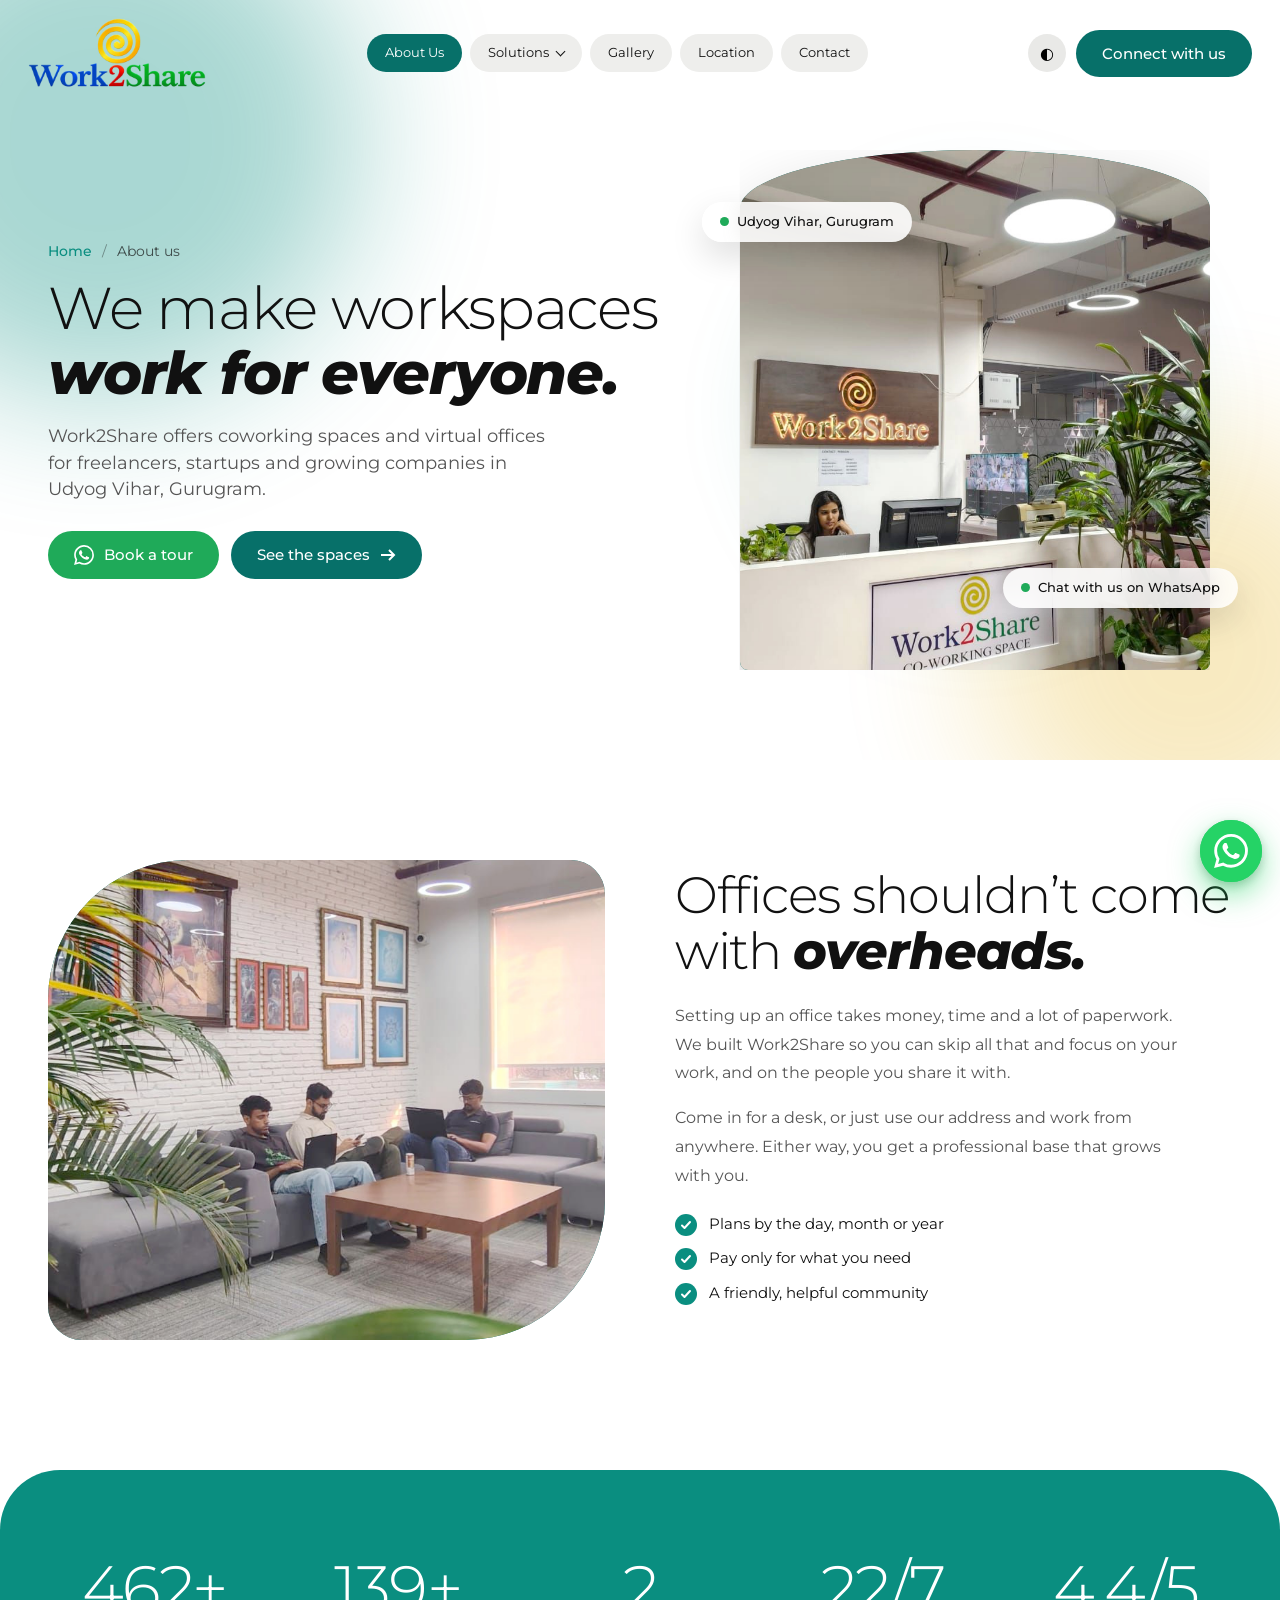
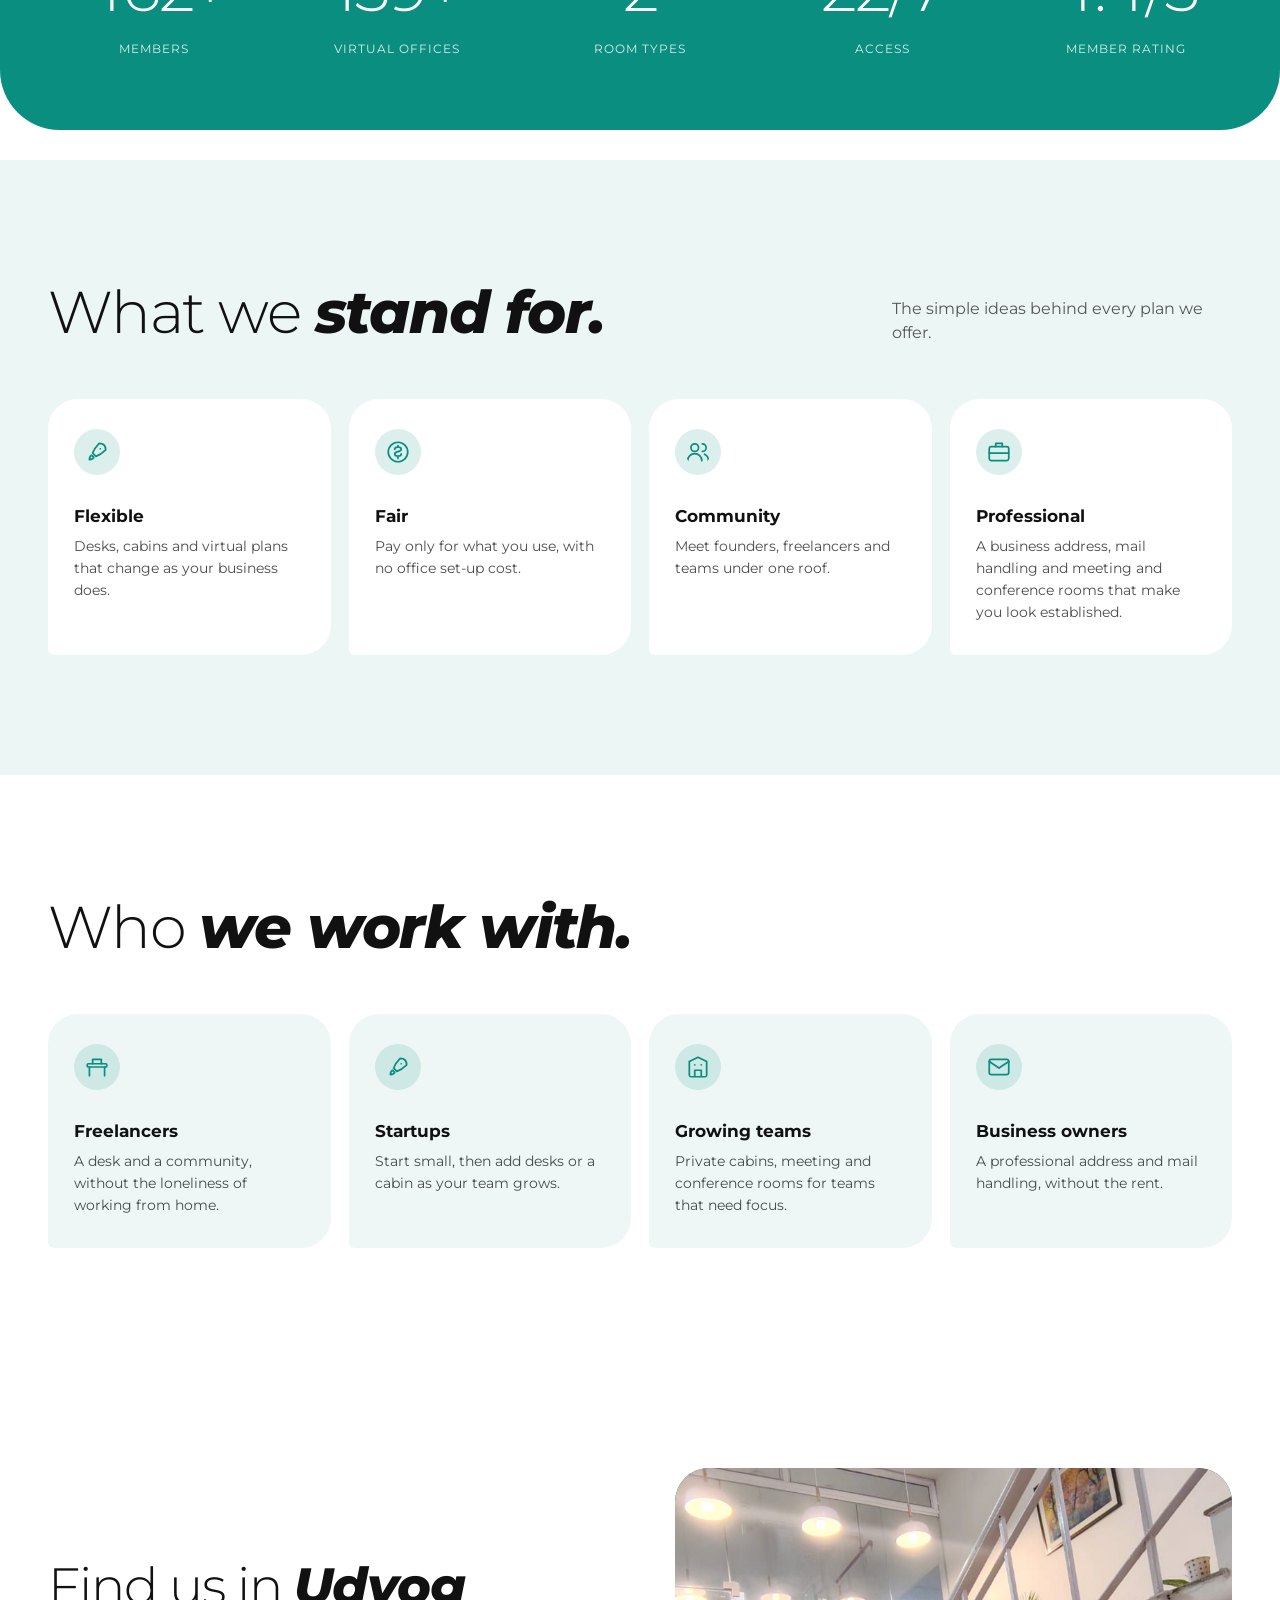
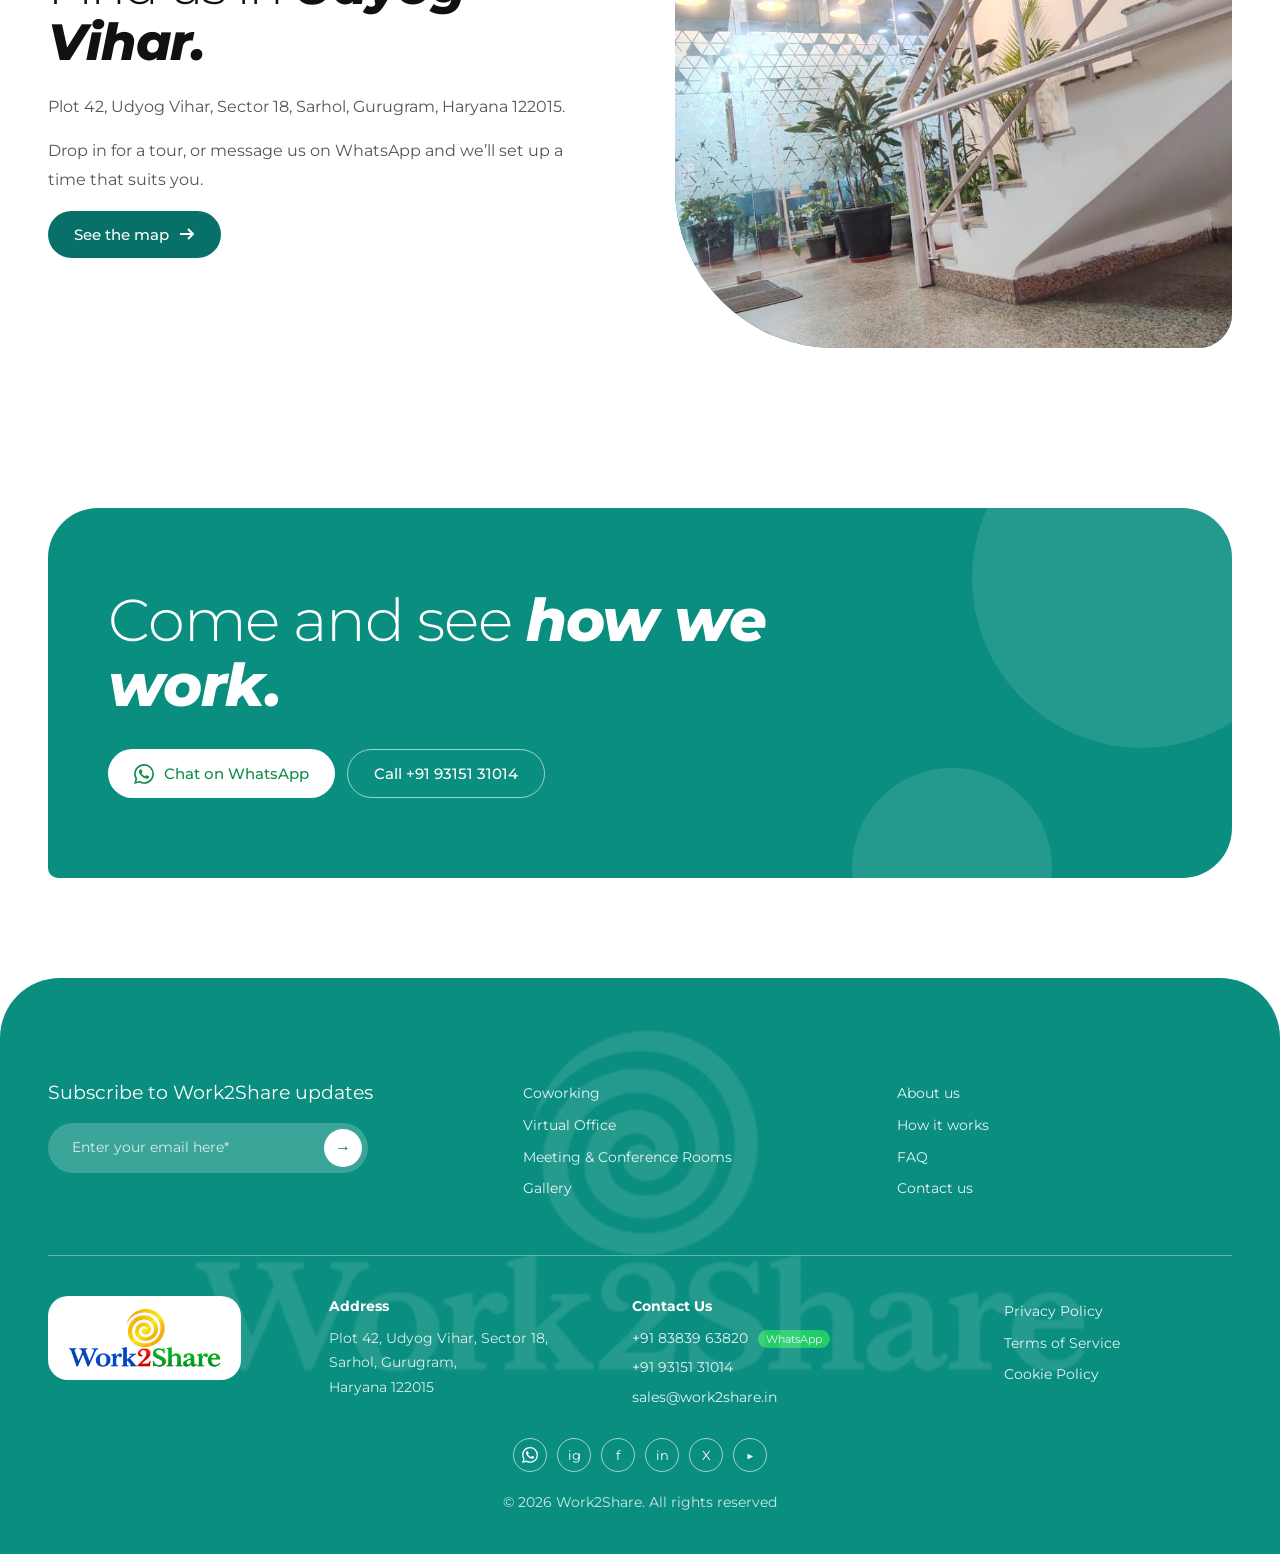
<file: about.html>
<!DOCTYPE html>
<html lang="en">
<head>
<meta charset="utf-8">
<meta name="viewport" content="width=device-width, initial-scale=1, viewport-fit=cover">
<meta name="description" content="Work2Share offers coworking spaces and virtual offices for freelancers, startups and growing companies in Udyog Vihar, Gurugram.">
<title>About Us – Work2Share</title>
<link rel="preconnect" href="https://fonts.googleapis.com">
<link rel="preconnect" href="https://fonts.gstatic.com" crossorigin>
<link href="https://fonts.googleapis.com/css2?family=Montserrat:ital,wght@0,300;0,400;0,500;0,700;0,800;1,700;1,800&display=swap" rel="stylesheet">
<script>try{if(sessionStorage.getItem('w2sTheme')==='dark')document.documentElement.classList.add('dk')}catch(e){}</script>
<link rel="stylesheet" href="css/style.css">
<link rel="stylesheet" href="css/fx.css">
<link rel="stylesheet" href="css/modal.css">
</head>
<body class="pg">
<div id="bar"></div>
<header id="hd"><div class="nav">
<a class="logo" href="index.html" aria-label="Work2Share home"><img src="assets/logo.webp" alt="Work2Share"></a>
<ul class="pills" id="pl"><li><a href="about.html" aria-current="page">About Us</a></li><li class="dd"><a href="index.html#offer">Solutions</a><ul class="dm"><li><a href="coworking.html">Coworking</a></li><li><a href="virtual-office.html">Virtual Office</a></li><li><a href="meeting-rooms.html">Meeting &amp; Conference Rooms</a></li></ul></li><li><a href="gallery.html">Gallery</a></li><li><a href="contact.html#location">Location</a></li><li><a href="contact.html">Contact</a></li></ul>
<div style="display:flex;gap:10px;align-items:center"><button class="tog" id="th" aria-label="Toggle theme">◐</button><a class="btn cta" href="https://wa.me/918383963820?text=Hi%20Work2Share,%20I%20would%20like%20to%20know%20more" target="_blank" rel="noopener"><span>Connect with us</span></a><button class="tog burger" id="bg" aria-label="Menu">☰</button></div>
</div></header>
<main>
<section class="ph-hero"><div class="blob b1"></div><div class="blob b2"></div><div class="wrap phh">
<div><nav class="crumb" aria-label="Breadcrumb"><a href="index.html">Home</a><i>/</i><span>About us</span></nav><h1>We make workspaces <em>work for everyone.</em></h1><p class="lead">Work2Share offers coworking spaces and virtual offices for freelancers, startups and growing companies in Udyog Vihar, Gurugram.</p><div class="hbtns on"><a class="btn wa-b" href="https://wa.me/918383963820?text=Hi%20Work2Share,%20I%20want%20to%20book%20a%20tour" target="_blank" rel="noopener"><svg viewBox="0 0 24 24" fill="currentColor" aria-hidden="true"><path d="M17.472 14.382c-.297-.149-1.758-.867-2.03-.967-.273-.099-.471-.148-.67.15-.197.297-.767.966-.94 1.164-.173.199-.347.223-.644.075-.297-.15-1.255-.463-2.39-1.475-.883-.788-1.48-1.761-1.653-2.059-.173-.297-.018-.458.13-.606.134-.133.298-.347.446-.52.149-.174.198-.298.298-.497.099-.198.05-.371-.025-.52-.075-.149-.669-1.612-.916-2.207-.242-.579-.487-.5-.669-.51-.173-.008-.371-.01-.57-.01-.198 0-.52.074-.792.372-.272.297-1.04 1.016-1.04 2.479 0 1.462 1.065 2.875 1.213 3.074.149.198 2.096 3.2 5.077 4.487.709.306 1.262.489 1.694.625.712.227 1.36.195 1.871.118.571-.085 1.758-.719 2.006-1.413.248-.694.248-1.289.173-1.413-.074-.124-.272-.198-.57-.347m-5.421 7.403h-.004a9.87 9.87 0 01-5.031-1.378l-.361-.214-3.741.982.998-3.648-.235-.374a9.86 9.86 0 01-1.51-5.26c.001-5.45 4.436-9.884 9.888-9.884 2.64 0 5.122 1.03 6.988 2.898a9.825 9.825 0 012.893 6.994c-.003 5.45-4.437 9.884-9.885 9.884m8.413-18.297A11.815 11.815 0 0012.05 0C5.495 0 .16 5.335.157 11.892c0 2.096.547 4.142 1.588 5.945L.057 24l6.305-1.654a11.882 11.882 0 005.683 1.448h.005c6.554 0 11.89-5.335 11.893-11.893a11.821 11.821 0 00-3.48-8.413z"/></svg><span>Book a tour</span></a><a class="btn" href="gallery.html"><span>See the spaces</span><svg viewBox="0 0 16 16" fill="none" stroke="currentColor" stroke-width="2"><path d="M1 8h13M9 3l5 5-5 5"/></svg></a></div></div>
<div class="phv"><figure class="pimg archi"><img data-g="assets/gallery/6" alt="" loading="lazy"></figure><div class="chip-f c1"><i></i>Udyog Vihar, Gurugram</div><a class="chip-f c2" href="https://wa.me/918383963820" target="_blank" rel="noopener"><i></i>Chat with us on WhatsApp</a></div></div></section><section class="split"><div class="wrap sp"><div class="rv"><figure class="pimg leafsh"><img data-g="assets/gallery/9" alt="" loading="lazy"></figure></div><div class="rv"><h2>Offices shouldn’t come with <em>overheads.</em></h2><p>Setting up an office takes money, time and a lot of paperwork. We built Work2Share so you can skip all that and focus on your work, and on the people you share it with.</p><p>Come in for a desk, or just use our address and work from anywhere. Either way, you get a professional base that grows with you.</p><ul class="ticks"><li>Plans by the day, month or year</li><li>Pay only for what you need</li><li>A friendly, helpful community</li></ul></div></div></section><section class="sband"><div class="wrap"><div class="sb"><div class="rv"><b data-n="500" data-d="0" data-s="+">0</b><span>MEMBERS</span></div><div class="rv"><b data-n="150" data-d="0" data-s="+">0</b><span>VIRTUAL OFFICES</span></div><div class="rv"><b data-n="2" data-d="0" data-s="">0</b><span>ROOM TYPES</span></div><div class="rv"><b data-n="24" data-d="0" data-s="/7">0</b><span>ACCESS</span></div><div class="rv"><b data-n="4.8" data-d="1" data-s="/5">0</b><span>MEMBER RATING</span></div></div></div></section><section class="amen"><div class="wrap"><div class="amh rv"><h2>What we <em>stand for.</em></h2><p>The simple ideas behind every plan we offer.</p></div><div class="agrid c4"><article class="at rv" style="--d:0.0s"><svg viewBox="0 0 24 24" fill="none" stroke="currentColor" stroke-width="1.6" stroke-linecap="round" stroke-linejoin="round" aria-hidden="true"><path d="M5 19c0-3 2-4 2-4l2 2s-1 2-4 2zM14 4c4 0 6 2 6 6-3 3-6 5-9 6l-3-3c1-3 3-6 6-9zM15 9h.01"/></svg><h3>Flexible</h3><p>Desks, cabins and virtual plans that change as your business does.</p></article><article class="at rv" style="--d:0.07s"><svg viewBox="0 0 24 24" fill="none" stroke="currentColor" stroke-width="1.6" stroke-linecap="round" stroke-linejoin="round" aria-hidden="true"><circle cx="12" cy="12" r="9"/><path d="M9 9.5c0-1.4 1.3-2 3-2s3 .7 3 2-1.3 1.8-3 2.2-3 .8-3 2.1 1.3 2 3 2 3-.6 3-2M12 6v1.5M12 16.5V18"/></svg><h3>Fair</h3><p>Pay only for what you use, with no office set-up cost.</p></article><article class="at rv" style="--d:0.14s"><svg viewBox="0 0 24 24" fill="none" stroke="currentColor" stroke-width="1.6" stroke-linecap="round" stroke-linejoin="round" aria-hidden="true"><circle cx="9" cy="8" r="3.5"/><path d="M2.5 20a6.5 6.5 0 0 1 13 0M16 4.5a3.5 3.5 0 0 1 0 7M18 14a6 6 0 0 1 3.5 6"/></svg><h3>Community</h3><p>Meet founders, freelancers and teams under one roof.</p></article><article class="at rv" style="--d:0.21000000000000002s"><svg viewBox="0 0 24 24" fill="none" stroke="currentColor" stroke-width="1.6" stroke-linecap="round" stroke-linejoin="round" aria-hidden="true"><rect x="3" y="7" width="18" height="13" rx="2"/><path d="M9 7V4h6v3M3 13h18"/></svg><h3>Professional</h3><p>A business address, mail handling and meeting and conference rooms that make you look established.</p></article></div></div></section><section class="amen plain"><div class="wrap"><div class="amh rv"><h2>Who <em>we work with.</em></h2></div><div class="agrid c4"><article class="at rv" style="--d:0.0s"><svg viewBox="0 0 24 24" fill="none" stroke="currentColor" stroke-width="1.6" stroke-linecap="round" stroke-linejoin="round" aria-hidden="true"><rect x="3" y="9" width="18" height="3" rx="1"/><path d="M5 12v8M19 12v8M8 9V5h8v4"/></svg><h3>Freelancers</h3><p>A desk and a community, without the loneliness of working from home.</p></article><article class="at rv" style="--d:0.07s"><svg viewBox="0 0 24 24" fill="none" stroke="currentColor" stroke-width="1.6" stroke-linecap="round" stroke-linejoin="round" aria-hidden="true"><path d="M5 19c0-3 2-4 2-4l2 2s-1 2-4 2zM14 4c4 0 6 2 6 6-3 3-6 5-9 6l-3-3c1-3 3-6 6-9zM15 9h.01"/></svg><h3>Startups</h3><p>Start small, then add desks or a cabin as your team grows.</p></article><article class="at rv" style="--d:0.14s"><svg viewBox="0 0 24 24" fill="none" stroke="currentColor" stroke-width="1.6" stroke-linecap="round" stroke-linejoin="round" aria-hidden="true"><path d="M4 21V7l8-4 8 4v14zM9 21v-6h6v6M9 10h.01M15 10h.01"/></svg><h3>Growing teams</h3><p>Private cabins, meeting and conference rooms for teams that need focus.</p></article><article class="at rv" style="--d:0.21000000000000002s"><svg viewBox="0 0 24 24" fill="none" stroke="currentColor" stroke-width="1.6" stroke-linecap="round" stroke-linejoin="round" aria-hidden="true"><rect x="3" y="5" width="18" height="14" rx="2"/><path d="m3 7 9 6 9-6"/></svg><h3>Business owners</h3><p>A professional address and mail handling, without the rent.</p></article></div></div></section><section class="split rev"><div class="wrap sp"><div class="rv"><figure class="pimg blobby"><img data-g="assets/gallery/12" alt="" loading="lazy"></figure></div><div class="rv"><h2>Find us in <em>Udyog Vihar.</em></h2><p>Plot 42, Udyog Vihar, Sector 18, Sarhol, Gurugram, Haryana 122015.</p><p>Drop in for a tour, or message us on WhatsApp and we’ll set up a time that suits you.</p><a class="btn" href="contact.html#location"><span>See the map</span><svg viewBox="0 0 16 16" fill="none" stroke="currentColor" stroke-width="2"><path d="M1 8h13M9 3l5 5-5 5"/></svg></a></div></div></section><section class="bigcta"><div class="wrap"><div class="bc rv"><h2>Come and see <em>how we work.</em></h2><div class="hbtns on"><a class="btn wht wa-b2" href="https://wa.me/918383963820?text=Hi%20Work2Share,%20I%20want%20to%20book%20a%20tour" target="_blank" rel="noopener"><svg viewBox="0 0 24 24" fill="currentColor" aria-hidden="true"><path d="M17.472 14.382c-.297-.149-1.758-.867-2.03-.967-.273-.099-.471-.148-.67.15-.197.297-.767.966-.94 1.164-.173.199-.347.223-.644.075-.297-.15-1.255-.463-2.39-1.475-.883-.788-1.48-1.761-1.653-2.059-.173-.297-.018-.458.13-.606.134-.133.298-.347.446-.52.149-.174.198-.298.298-.497.099-.198.05-.371-.025-.52-.075-.149-.669-1.612-.916-2.207-.242-.579-.487-.5-.669-.51-.173-.008-.371-.01-.57-.01-.198 0-.52.074-.792.372-.272.297-1.04 1.016-1.04 2.479 0 1.462 1.065 2.875 1.213 3.074.149.198 2.096 3.2 5.077 4.487.709.306 1.262.489 1.694.625.712.227 1.36.195 1.871.118.571-.085 1.758-.719 2.006-1.413.248-.694.248-1.289.173-1.413-.074-.124-.272-.198-.57-.347m-5.421 7.403h-.004a9.87 9.87 0 01-5.031-1.378l-.361-.214-3.741.982.998-3.648-.235-.374a9.86 9.86 0 01-1.51-5.26c.001-5.45 4.436-9.884 9.888-9.884 2.64 0 5.122 1.03 6.988 2.898a9.825 9.825 0 012.893 6.994c-.003 5.45-4.437 9.884-9.885 9.884m8.413-18.297A11.815 11.815 0 0012.05 0C5.495 0 .16 5.335.157 11.892c0 2.096.547 4.142 1.588 5.945L.057 24l6.305-1.654a11.882 11.882 0 005.683 1.448h.005c6.554 0 11.89-5.335 11.893-11.893a11.821 11.821 0 00-3.48-8.413z"/></svg><span>Chat on WhatsApp</span></a><a class="btn ghost" href="tel:+919315131014"><span>Call +91 93151 31014</span></a></div><span class="orb o1"></span><span class="orb o2"></span></div></div></section>
</main>
<footer id="footer"><div class="wrap">
<div class="fg"><div><p style="font-size:1.2rem">Subscribe to Work2Share updates</p><form class="nl" onsubmit="return false"><input placeholder="Enter your email here*" aria-label="Email"><button aria-label="Subscribe">→</button></form></div>
<div><a href="coworking.html">Coworking</a><a href="virtual-office.html">Virtual Office</a><a href="meeting-rooms.html">Meeting &amp; Conference Rooms</a><a href="gallery.html">Gallery</a></div><div><a href="about.html">About us</a><a href="index.html#how">How it works</a><a href="faq.html">FAQ</a><a href="contact.html">Contact us</a></div></div>
<div class="f2"><a class="flogo" href="index.html#top"><img src="assets/logo.webp" alt="Work2Share"></a><div><strong>Address</strong><p class="fa">Plot 42, Udyog Vihar, Sector 18,<br>Sarhol, Gurugram,<br>Haryana 122015</p></div><div class="fcon"><strong>Contact Us</strong><a href="https://wa.me/918383963820" target="_blank" rel="noopener">+91 83839 63820 <small>WhatsApp</small></a><a href="tel:+919315131014">+91 93151 31014</a><a href="mailto:sales@work2share.in">sales@work2share.in</a></div><div><a href="#">Privacy Policy</a><a href="#">Terms of Service</a><a href="#">Cookie Policy</a></div></div>
<div class="big" aria-hidden="true"><img src="assets/logo.webp" alt=""></div>
<div class="soc"><a href="https://wa.me/918383963820" target="_blank" rel="noopener" aria-label="WhatsApp"><svg viewBox="0 0 24 24" fill="currentColor" aria-hidden="true"><path d="M17.472 14.382c-.297-.149-1.758-.867-2.03-.967-.273-.099-.471-.148-.67.15-.197.297-.767.966-.94 1.164-.173.199-.347.223-.644.075-.297-.15-1.255-.463-2.39-1.475-.883-.788-1.48-1.761-1.653-2.059-.173-.297-.018-.458.13-.606.134-.133.298-.347.446-.52.149-.174.198-.298.298-.497.099-.198.05-.371-.025-.52-.075-.149-.669-1.612-.916-2.207-.242-.579-.487-.5-.669-.51-.173-.008-.371-.01-.57-.01-.198 0-.52.074-.792.372-.272.297-1.04 1.016-1.04 2.479 0 1.462 1.065 2.875 1.213 3.074.149.198 2.096 3.2 5.077 4.487.709.306 1.262.489 1.694.625.712.227 1.36.195 1.871.118.571-.085 1.758-.719 2.006-1.413.248-.694.248-1.289.173-1.413-.074-.124-.272-.198-.57-.347m-5.421 7.403h-.004a9.87 9.87 0 01-5.031-1.378l-.361-.214-3.741.982.998-3.648-.235-.374a9.86 9.86 0 01-1.51-5.26c.001-5.45 4.436-9.884 9.888-9.884 2.64 0 5.122 1.03 6.988 2.898a9.825 9.825 0 012.893 6.994c-.003 5.45-4.437 9.884-9.885 9.884m8.413-18.297A11.815 11.815 0 0012.05 0C5.495 0 .16 5.335.157 11.892c0 2.096.547 4.142 1.588 5.945L.057 24l6.305-1.654a11.882 11.882 0 005.683 1.448h.005c6.554 0 11.89-5.335 11.893-11.893a11.821 11.821 0 00-3.48-8.413z"/></svg></a><a href="#" aria-label="Instagram">ig</a><a href="#" aria-label="Facebook">f</a><a href="#" aria-label="LinkedIn">in</a><a href="#" aria-label="X">X</a><a href="#" aria-label="YouTube">▶</a></div><p style="text-align:center;opacity:.8;margin-top:20px">© 2026 Work2Share. All rights reserved</p>
</div></footer>
<script src="js/page.js"></script>
<script src="js/common.js"></script>
<script src="js/fx.js"></script>
<script src="js/modal.js"></script>
</body>
</html>
</file>
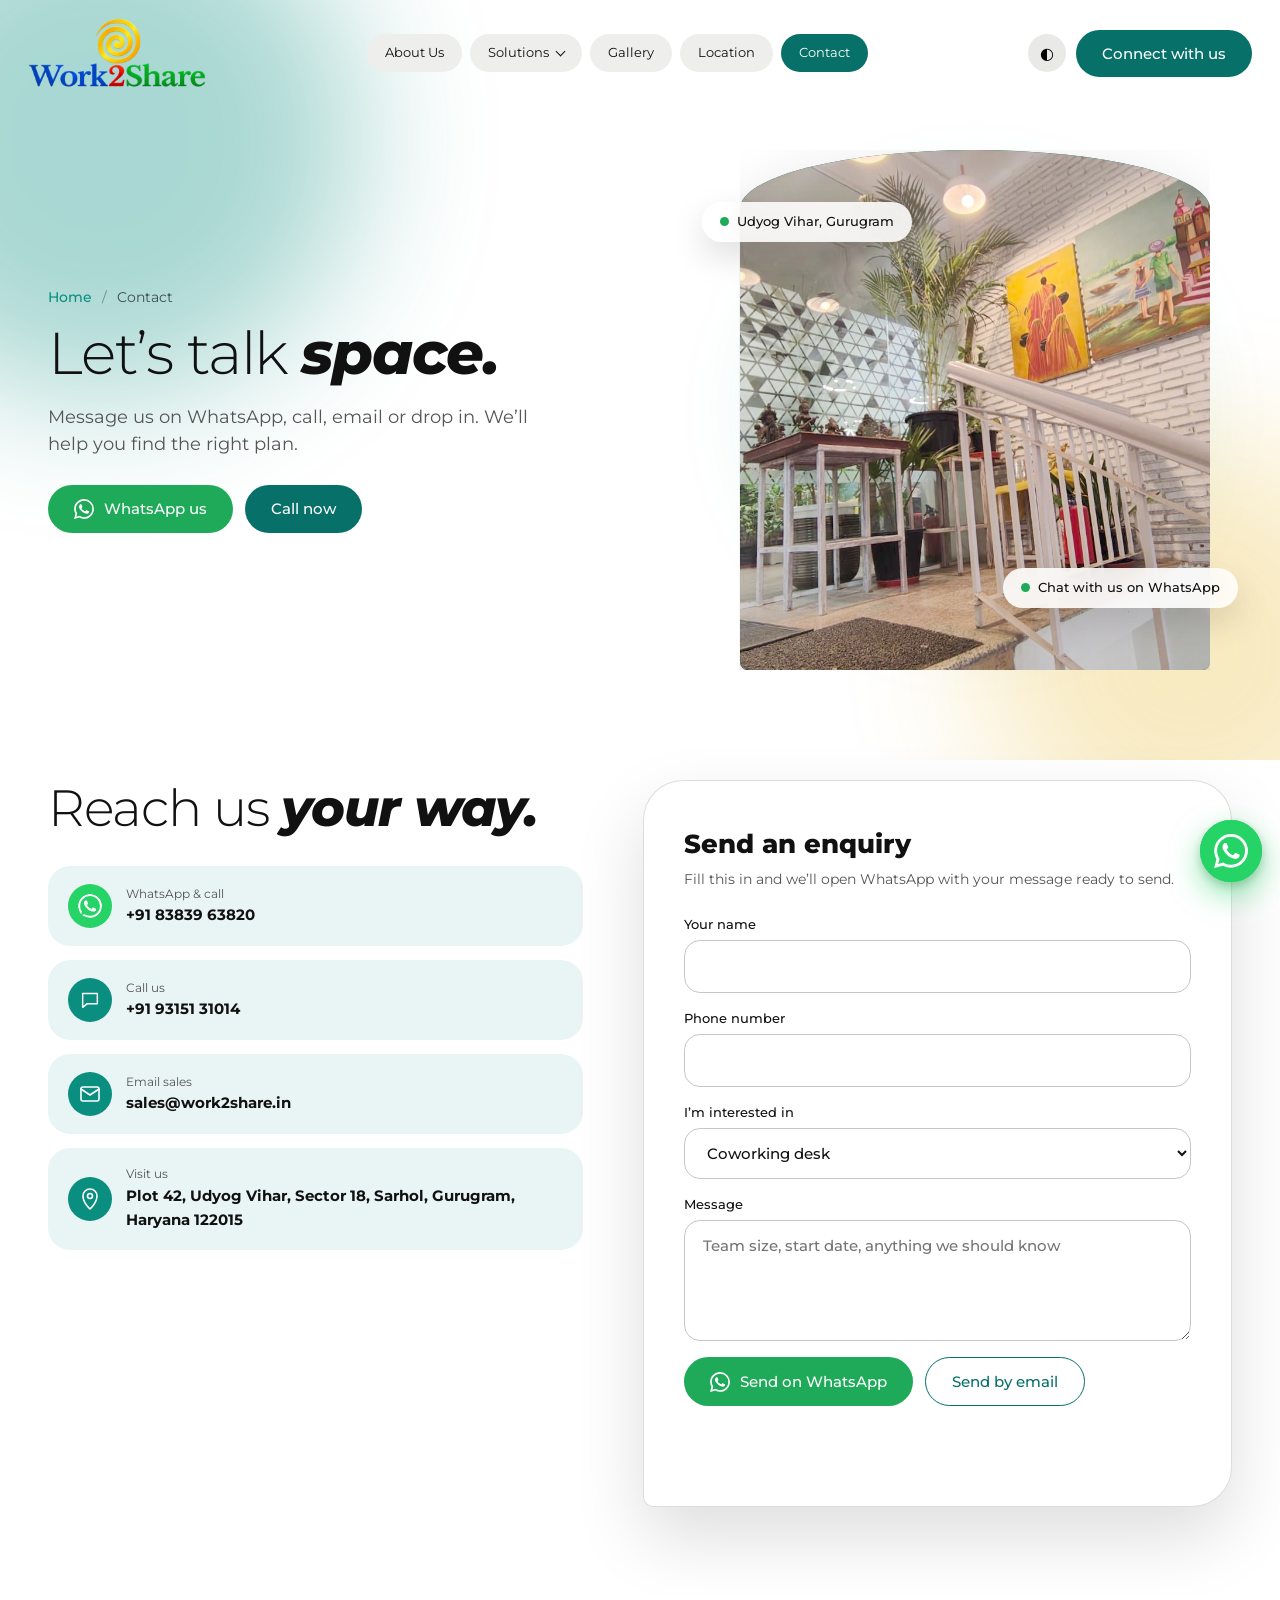
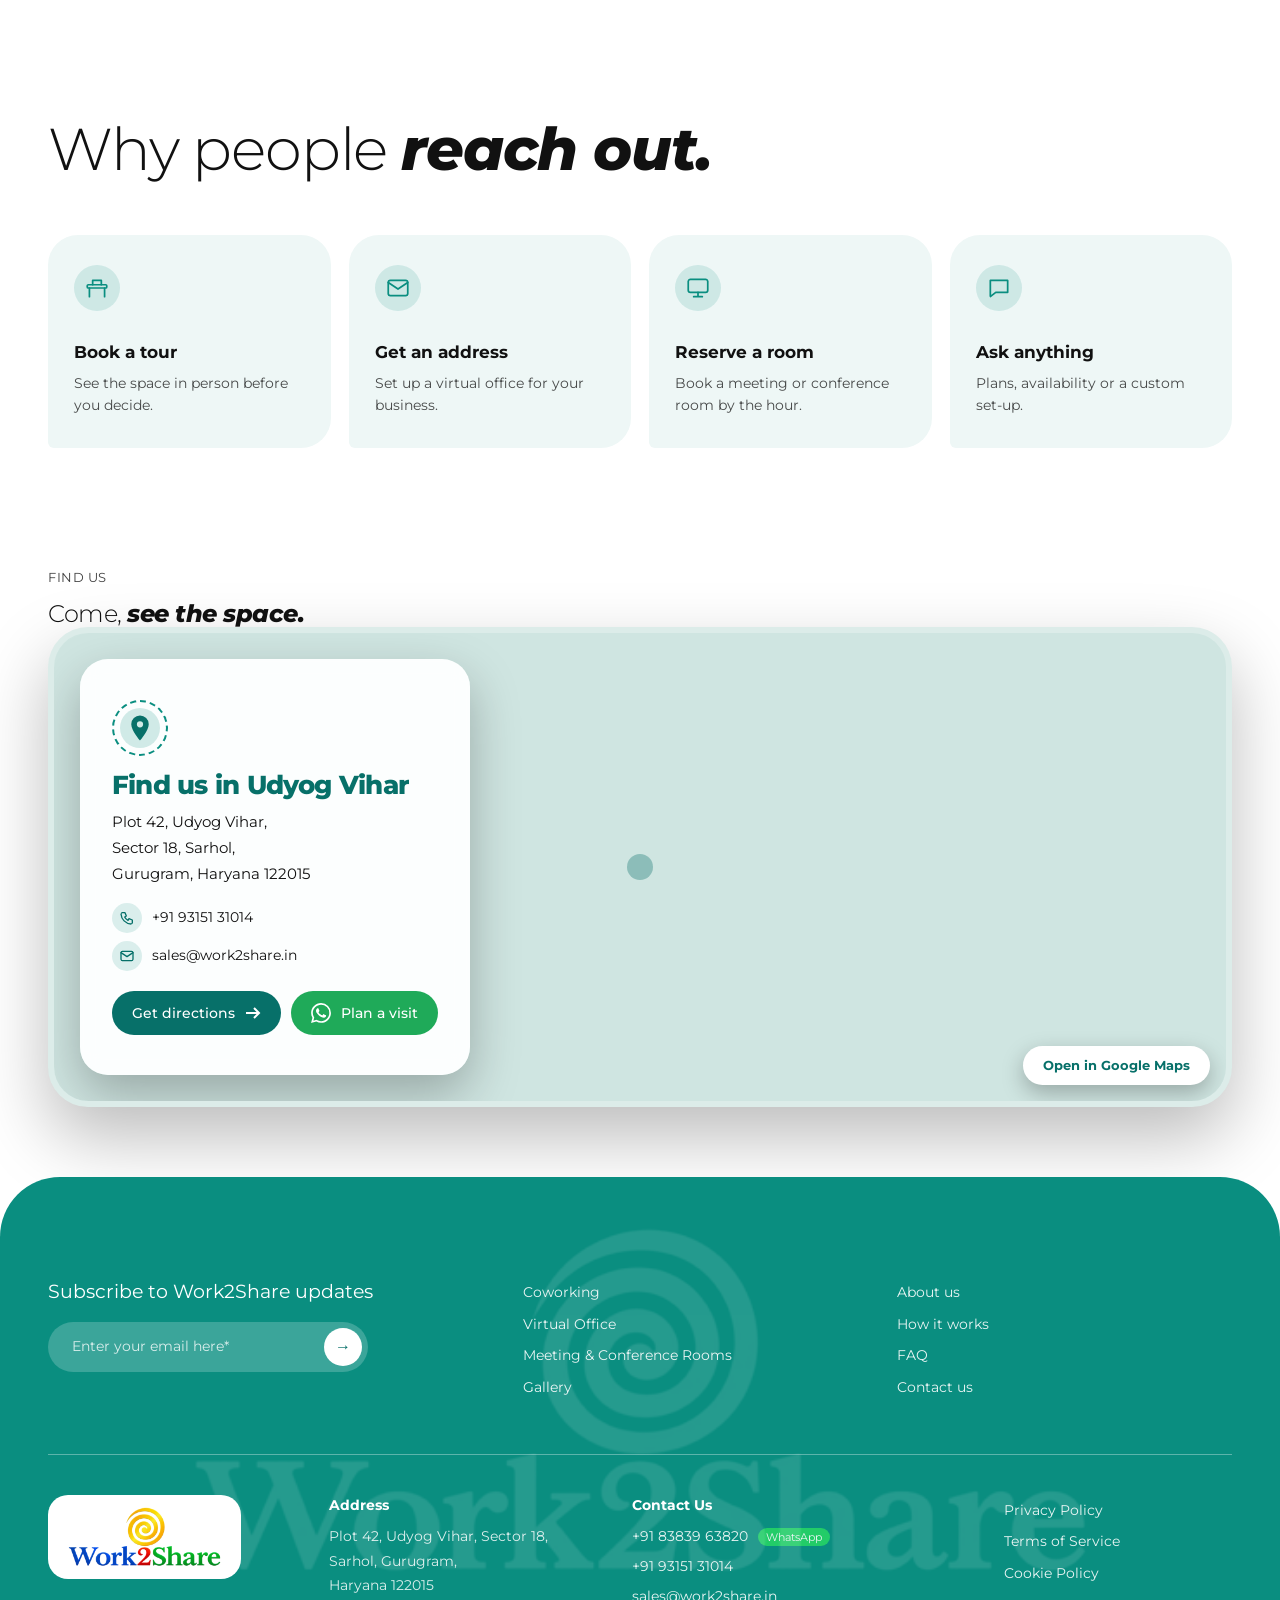
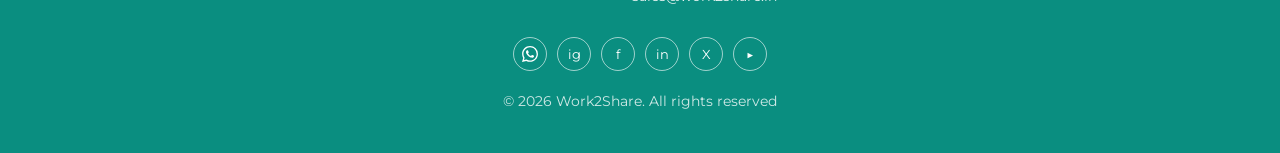
<file: contact.html>
<!DOCTYPE html>
<html lang="en">
<head>
<meta charset="utf-8">
<meta name="viewport" content="width=device-width, initial-scale=1, viewport-fit=cover">
<meta name="description" content="Contact Work2Share in Udyog Vihar, Gurugram by WhatsApp, phone or email.">
<title>Contact – Work2Share</title>
<link rel="preconnect" href="https://fonts.googleapis.com">
<link rel="preconnect" href="https://fonts.gstatic.com" crossorigin>
<link href="https://fonts.googleapis.com/css2?family=Montserrat:ital,wght@0,300;0,400;0,500;0,700;0,800;1,700;1,800&display=swap" rel="stylesheet">
<script>try{if(sessionStorage.getItem('w2sTheme')==='dark')document.documentElement.classList.add('dk')}catch(e){}</script>
<link rel="stylesheet" href="css/style.css">
<link rel="stylesheet" href="css/fx.css">
<link rel="stylesheet" href="css/modal.css">
</head>
<body class="pg">
<div id="bar"></div>
<header id="hd"><div class="nav">
<a class="logo" href="index.html" aria-label="Work2Share home"><img src="assets/logo.webp" alt="Work2Share"></a>
<ul class="pills" id="pl"><li><a href="about.html">About Us</a></li><li class="dd"><a href="index.html#offer">Solutions</a><ul class="dm"><li><a href="coworking.html">Coworking</a></li><li><a href="virtual-office.html">Virtual Office</a></li><li><a href="meeting-rooms.html">Meeting &amp; Conference Rooms</a></li></ul></li><li><a href="gallery.html">Gallery</a></li><li><a href="#location">Location</a></li><li><a href="contact.html" aria-current="page">Contact</a></li></ul>
<div style="display:flex;gap:10px;align-items:center"><button class="tog" id="th" aria-label="Toggle theme">◐</button><a class="btn cta" href="https://wa.me/918383963820?text=Hi%20Work2Share,%20I%20would%20like%20to%20know%20more" target="_blank" rel="noopener"><span>Connect with us</span></a><button class="tog burger" id="bg" aria-label="Menu">☰</button></div>
</div></header>
<main>
<section class="ph-hero"><div class="blob b1"></div><div class="blob b2"></div><div class="wrap phh">
<div><nav class="crumb" aria-label="Breadcrumb"><a href="index.html">Home</a><i>/</i><span>Contact</span></nav><h1>Let’s talk <em>space.</em></h1><p class="lead">Message us on WhatsApp, call, email or drop in. We’ll help you find the right plan.</p><div class="hbtns on"><a class="btn wa-b" href="https://wa.me/918383963820?text=Hi%20Work2Share,%20I%20would%20like%20to%20know%20more" target="_blank" rel="noopener"><svg viewBox="0 0 24 24" fill="currentColor" aria-hidden="true"><path d="M17.472 14.382c-.297-.149-1.758-.867-2.03-.967-.273-.099-.471-.148-.67.15-.197.297-.767.966-.94 1.164-.173.199-.347.223-.644.075-.297-.15-1.255-.463-2.39-1.475-.883-.788-1.48-1.761-1.653-2.059-.173-.297-.018-.458.13-.606.134-.133.298-.347.446-.52.149-.174.198-.298.298-.497.099-.198.05-.371-.025-.52-.075-.149-.669-1.612-.916-2.207-.242-.579-.487-.5-.669-.51-.173-.008-.371-.01-.57-.01-.198 0-.52.074-.792.372-.272.297-1.04 1.016-1.04 2.479 0 1.462 1.065 2.875 1.213 3.074.149.198 2.096 3.2 5.077 4.487.709.306 1.262.489 1.694.625.712.227 1.36.195 1.871.118.571-.085 1.758-.719 2.006-1.413.248-.694.248-1.289.173-1.413-.074-.124-.272-.198-.57-.347m-5.421 7.403h-.004a9.87 9.87 0 01-5.031-1.378l-.361-.214-3.741.982.998-3.648-.235-.374a9.86 9.86 0 01-1.51-5.26c.001-5.45 4.436-9.884 9.888-9.884 2.64 0 5.122 1.03 6.988 2.898a9.825 9.825 0 012.893 6.994c-.003 5.45-4.437 9.884-9.885 9.884m8.413-18.297A11.815 11.815 0 0012.05 0C5.495 0 .16 5.335.157 11.892c0 2.096.547 4.142 1.588 5.945L.057 24l6.305-1.654a11.882 11.882 0 005.683 1.448h.005c6.554 0 11.89-5.335 11.893-11.893a11.821 11.821 0 00-3.48-8.413z"/></svg><span>WhatsApp us</span></a><a class="btn" href="tel:+919315131014"><span>Call now</span></a></div></div>
<div class="phv"><figure class="pimg archi"><img data-g="assets/gallery/24" alt="" loading="lazy"></figure><div class="chip-f c1"><i></i>Udyog Vihar, Gurugram</div><a class="chip-f c2" href="https://wa.me/918383963820" target="_blank" rel="noopener"><i></i>Chat with us on WhatsApp</a></div></div></section><section class="cpage"><div class="wrap cp">
<div class="rv"><h2>Reach us <em>your way.</em></h2>
<div class="ccards one">
<a class="cc wa" href="https://wa.me/918383963820?text=Hi%20Work2Share,%20I%20would%20like%20to%20know%20more" target="_blank" rel="noopener"><svg viewBox="0 0 24 24" fill="currentColor" aria-hidden="true"><path d="M17.472 14.382c-.297-.149-1.758-.867-2.03-.967-.273-.099-.471-.148-.67.15-.197.297-.767.966-.94 1.164-.173.199-.347.223-.644.075-.297-.15-1.255-.463-2.39-1.475-.883-.788-1.48-1.761-1.653-2.059-.173-.297-.018-.458.13-.606.134-.133.298-.347.446-.52.149-.174.198-.298.298-.497.099-.198.05-.371-.025-.52-.075-.149-.669-1.612-.916-2.207-.242-.579-.487-.5-.669-.51-.173-.008-.371-.01-.57-.01-.198 0-.52.074-.792.372-.272.297-1.04 1.016-1.04 2.479 0 1.462 1.065 2.875 1.213 3.074.149.198 2.096 3.2 5.077 4.487.709.306 1.262.489 1.694.625.712.227 1.36.195 1.871.118.571-.085 1.758-.719 2.006-1.413.248-.694.248-1.289.173-1.413-.074-.124-.272-.198-.57-.347m-5.421 7.403h-.004a9.87 9.87 0 01-5.031-1.378l-.361-.214-3.741.982.998-3.648-.235-.374a9.86 9.86 0 01-1.51-5.26c.001-5.45 4.436-9.884 9.888-9.884 2.64 0 5.122 1.03 6.988 2.898a9.825 9.825 0 012.893 6.994c-.003 5.45-4.437 9.884-9.885 9.884m8.413-18.297A11.815 11.815 0 0012.05 0C5.495 0 .16 5.335.157 11.892c0 2.096.547 4.142 1.588 5.945L.057 24l6.305-1.654a11.882 11.882 0 005.683 1.448h.005c6.554 0 11.89-5.335 11.893-11.893a11.821 11.821 0 00-3.48-8.413z"/></svg><div><small>WhatsApp &amp; call</small><b>+91 83839 63820</b></div></a>
<a class="cc" href="tel:+919315131014"><svg class="x" viewBox="0 0 24 24" fill="none" stroke="currentColor" stroke-width="1.6" stroke-linecap="round" stroke-linejoin="round" aria-hidden="true"><path d="M4 5h16v11H9l-5 4z"/></svg><div><small>Call us</small><b>+91 93151 31014</b></div></a>
<a class="cc" href="mailto:sales@work2share.in"><svg viewBox="0 0 24 24" fill="none" stroke="currentColor" stroke-width="1.6" stroke-linecap="round" stroke-linejoin="round" aria-hidden="true"><rect x="3" y="5" width="18" height="14" rx="2"/><path d="m3 7 9 6 9-6"/></svg><div><small>Email sales</small><b>sales@work2share.in</b></div></a>
<a class="cc" href="https://www.google.com/maps/search/?api=1&query=Udyog+Vihar+Plot+42+Sector+18+Gurugram+Haryana+122015" target="_blank" rel="noopener"><svg viewBox="0 0 24 24" fill="none" stroke="currentColor" stroke-width="1.6" stroke-linecap="round" stroke-linejoin="round" aria-hidden="true"><path d="M12 22s7-6.5 7-13a7 7 0 0 0-14 0c0 6.5 7 13 7 13z"/><circle cx="12" cy="9" r="2.5"/></svg><div><small>Visit us</small><b>Plot 42, Udyog Vihar, Sector 18, Sarhol, Gurugram, Haryana 122015</b></div></a>
</div></div>
<form class="cform rv" id="cf" novalidate><h3>Send an enquiry</h3><p>Fill this in and we’ll open WhatsApp with your message ready to send.</p>
<label>Your name<input name="n" required autocomplete="name"></label>
<label>Phone number<input name="p" type="tel" required autocomplete="tel"></label>
<label>I’m interested in<select name="t"><option>Coworking desk</option><option>Private cabin</option><option>Virtual office</option><option>Meeting room</option><option>A custom plan</option><option>Something else</option></select></label>
<label>Message<textarea name="m" rows="4" placeholder="Team size, start date, anything we should know"></textarea></label>
<div class="fb"><button class="btn wa-b" type="submit"><svg viewBox="0 0 24 24" fill="currentColor" aria-hidden="true"><path d="M17.472 14.382c-.297-.149-1.758-.867-2.03-.967-.273-.099-.471-.148-.67.15-.197.297-.767.966-.94 1.164-.173.199-.347.223-.644.075-.297-.15-1.255-.463-2.39-1.475-.883-.788-1.48-1.761-1.653-2.059-.173-.297-.018-.458.13-.606.134-.133.298-.347.446-.52.149-.174.198-.298.298-.497.099-.198.05-.371-.025-.52-.075-.149-.669-1.612-.916-2.207-.242-.579-.487-.5-.669-.51-.173-.008-.371-.01-.57-.01-.198 0-.52.074-.792.372-.272.297-1.04 1.016-1.04 2.479 0 1.462 1.065 2.875 1.213 3.074.149.198 2.096 3.2 5.077 4.487.709.306 1.262.489 1.694.625.712.227 1.36.195 1.871.118.571-.085 1.758-.719 2.006-1.413.248-.694.248-1.289.173-1.413-.074-.124-.272-.198-.57-.347m-5.421 7.403h-.004a9.87 9.87 0 01-5.031-1.378l-.361-.214-3.741.982.998-3.648-.235-.374a9.86 9.86 0 01-1.51-5.26c.001-5.45 4.436-9.884 9.888-9.884 2.64 0 5.122 1.03 6.988 2.898a9.825 9.825 0 012.893 6.994c-.003 5.45-4.437 9.884-9.885 9.884m8.413-18.297A11.815 11.815 0 0012.05 0C5.495 0 .16 5.335.157 11.892c0 2.096.547 4.142 1.588 5.945L.057 24l6.305-1.654a11.882 11.882 0 005.683 1.448h.005c6.554 0 11.89-5.335 11.893-11.893a11.821 11.821 0 00-3.48-8.413z"/></svg><span>Send on WhatsApp</span></button><button class="btn ghost2" type="button" id="cmail"><span>Send by email</span></button></div><p class="fmsg" id="fmsg" role="status"></p></form>
</div></section><section class="amen plain"><div class="wrap"><div class="amh rv"><h2>Why people <em>reach out.</em></h2></div><div class="agrid c4"><article class="at rv" style="--d:0.0s"><svg viewBox="0 0 24 24" fill="none" stroke="currentColor" stroke-width="1.6" stroke-linecap="round" stroke-linejoin="round" aria-hidden="true"><rect x="3" y="9" width="18" height="3" rx="1"/><path d="M5 12v8M19 12v8M8 9V5h8v4"/></svg><h3>Book a tour</h3><p>See the space in person before you decide.</p></article><article class="at rv" style="--d:0.07s"><svg viewBox="0 0 24 24" fill="none" stroke="currentColor" stroke-width="1.6" stroke-linecap="round" stroke-linejoin="round" aria-hidden="true"><rect x="3" y="5" width="18" height="14" rx="2"/><path d="m3 7 9 6 9-6"/></svg><h3>Get an address</h3><p>Set up a virtual office for your business.</p></article><article class="at rv" style="--d:0.14s"><svg viewBox="0 0 24 24" fill="none" stroke="currentColor" stroke-width="1.6" stroke-linecap="round" stroke-linejoin="round" aria-hidden="true"><rect x="3" y="4" width="18" height="12" rx="2"/><path d="M8 20h8M12 16v4"/></svg><h3>Reserve a room</h3><p>Book a meeting or conference room by the hour.</p></article><article class="at rv" style="--d:0.21000000000000002s"><svg viewBox="0 0 24 24" fill="none" stroke="currentColor" stroke-width="1.6" stroke-linecap="round" stroke-linejoin="round" aria-hidden="true"><path d="M4 5h16v11H9l-5 4z"/></svg><h3>Ask anything</h3><p>Plans, availability or a custom set-up.</p></article></div></div></section>
<section class="locsec" id="location"><div class="wrap"><div class="rv lochead"><span class="eyebrow">FIND US</span><h2>Come, <em>see the space.</em></h2></div><div class="loc rv"><div class="mapfull">
<div class="mapbox"><iframe title="Work2Share location on Google Maps" loading="lazy" referrerpolicy="no-referrer-when-downgrade" src="https://www.google.com/maps?q=Udyog+Vihar+Plot+42+Sector+18+Gurugram+Haryana+122015&amp;z=16&amp;output=embed"></iframe><span class="pulse" aria-hidden="true"></span><a class="mapopen" href="https://www.google.com/maps/search/?api=1&query=Udyog+Vihar+Plot+42+Sector+18+Gurugram+Haryana+122015" target="_blank" rel="noopener">Open in Google Maps</a></div>
<div class="ticket"><div class="pinwrap"><i></i><i></i><svg viewBox="0 0 24 24" fill="currentColor" aria-hidden="true"><path d="M12 2a7 7 0 0 0-7 7c0 5.2 7 13 7 13s7-7.8 7-13a7 7 0 0 0-7-7zm0 9.5A2.5 2.5 0 1 1 12 6.5a2.5 2.5 0 0 1 0 5z"/></svg></div>
<h3>Find us in Udyog Vihar</h3>
<address>Plot 42, Udyog Vihar,<br>Sector 18, Sarhol,<br>Gurugram, Haryana 122015</address>
<ul class="tk-list"><li><svg viewBox="0 0 24 24" fill="none" stroke="currentColor" stroke-width="2" stroke-linecap="round" stroke-linejoin="round"><path d="M5 4h4l2 5-2.5 1.5a11 11 0 0 0 5 5L15 13l5 2v4a2 2 0 0 1-2 2A16 16 0 0 1 3 6a2 2 0 0 1 2-2z"/></svg><a href="tel:+919315131014">+91 93151 31014</a></li><li><svg viewBox="0 0 24 24" fill="none" stroke="currentColor" stroke-width="2" stroke-linecap="round" stroke-linejoin="round"><rect x="3" y="5" width="18" height="14" rx="2"/><path d="m3 7 9 6 9-6"/></svg><a href="mailto:sales@work2share.in">sales@work2share.in</a></li></ul>
<div class="tk-act"><a class="btn" href="https://www.google.com/maps/dir/?api=1&destination=Udyog+Vihar+Plot+42+Sector+18+Gurugram+Haryana+122015" target="_blank" rel="noopener"><span>Get directions</span><svg viewBox="0 0 16 16" fill="none" stroke="currentColor" stroke-width="2"><path d="M1 8h13M9 3l5 5-5 5"/></svg></a><a class="btn wa-b" href="https://wa.me/918383963820?text=Hi%20Work2Share,%20I%20would%20like%20to%20visit%20your%20space" target="_blank" rel="noopener"><svg viewBox="0 0 24 24" fill="currentColor" aria-hidden="true"><path d="M17.472 14.382c-.297-.149-1.758-.867-2.03-.967-.273-.099-.471-.148-.67.15-.197.297-.767.966-.94 1.164-.173.199-.347.223-.644.075-.297-.15-1.255-.463-2.39-1.475-.883-.788-1.48-1.761-1.653-2.059-.173-.297-.018-.458.13-.606.134-.133.298-.347.446-.52.149-.174.198-.298.298-.497.099-.198.05-.371-.025-.52-.075-.149-.669-1.612-.916-2.207-.242-.579-.487-.5-.669-.51-.173-.008-.371-.01-.57-.01-.198 0-.52.074-.792.372-.272.297-1.04 1.016-1.04 2.479 0 1.462 1.065 2.875 1.213 3.074.149.198 2.096 3.2 5.077 4.487.709.306 1.262.489 1.694.625.712.227 1.36.195 1.871.118.571-.085 1.758-.719 2.006-1.413.248-.694.248-1.289.173-1.413-.074-.124-.272-.198-.57-.347m-5.421 7.403h-.004a9.87 9.87 0 01-5.031-1.378l-.361-.214-3.741.982.998-3.648-.235-.374a9.86 9.86 0 01-1.51-5.26c.001-5.45 4.436-9.884 9.888-9.884 2.64 0 5.122 1.03 6.988 2.898a9.825 9.825 0 012.893 6.994c-.003 5.45-4.437 9.884-9.885 9.884m8.413-18.297A11.815 11.815 0 0012.05 0C5.495 0 .16 5.335.157 11.892c0 2.096.547 4.142 1.588 5.945L.057 24l6.305-1.654a11.882 11.882 0 005.683 1.448h.005c6.554 0 11.89-5.335 11.893-11.893a11.821 11.821 0 00-3.48-8.413z"/></svg><span>Plan a visit</span></a></div></div>
</div></div>
</div></section>
</main>
<footer id="footer"><div class="wrap">
<div class="fg"><div><p style="font-size:1.2rem">Subscribe to Work2Share updates</p><form class="nl" onsubmit="return false"><input placeholder="Enter your email here*" aria-label="Email"><button aria-label="Subscribe">→</button></form></div>
<div><a href="coworking.html">Coworking</a><a href="virtual-office.html">Virtual Office</a><a href="meeting-rooms.html">Meeting &amp; Conference Rooms</a><a href="gallery.html">Gallery</a></div><div><a href="about.html">About us</a><a href="index.html#how">How it works</a><a href="faq.html">FAQ</a><a href="contact.html">Contact us</a></div></div>
<div class="f2"><a class="flogo" href="index.html#top"><img src="assets/logo.webp" alt="Work2Share"></a><div><strong>Address</strong><p class="fa">Plot 42, Udyog Vihar, Sector 18,<br>Sarhol, Gurugram,<br>Haryana 122015</p></div><div class="fcon"><strong>Contact Us</strong><a href="https://wa.me/918383963820" target="_blank" rel="noopener">+91 83839 63820 <small>WhatsApp</small></a><a href="tel:+919315131014">+91 93151 31014</a><a href="mailto:sales@work2share.in">sales@work2share.in</a></div><div><a href="#">Privacy Policy</a><a href="#">Terms of Service</a><a href="#">Cookie Policy</a></div></div>
<div class="big" aria-hidden="true"><img src="assets/logo.webp" alt=""></div>
<div class="soc"><a href="https://wa.me/918383963820" target="_blank" rel="noopener" aria-label="WhatsApp"><svg viewBox="0 0 24 24" fill="currentColor" aria-hidden="true"><path d="M17.472 14.382c-.297-.149-1.758-.867-2.03-.967-.273-.099-.471-.148-.67.15-.197.297-.767.966-.94 1.164-.173.199-.347.223-.644.075-.297-.15-1.255-.463-2.39-1.475-.883-.788-1.48-1.761-1.653-2.059-.173-.297-.018-.458.13-.606.134-.133.298-.347.446-.52.149-.174.198-.298.298-.497.099-.198.05-.371-.025-.52-.075-.149-.669-1.612-.916-2.207-.242-.579-.487-.5-.669-.51-.173-.008-.371-.01-.57-.01-.198 0-.52.074-.792.372-.272.297-1.04 1.016-1.04 2.479 0 1.462 1.065 2.875 1.213 3.074.149.198 2.096 3.2 5.077 4.487.709.306 1.262.489 1.694.625.712.227 1.36.195 1.871.118.571-.085 1.758-.719 2.006-1.413.248-.694.248-1.289.173-1.413-.074-.124-.272-.198-.57-.347m-5.421 7.403h-.004a9.87 9.87 0 01-5.031-1.378l-.361-.214-3.741.982.998-3.648-.235-.374a9.86 9.86 0 01-1.51-5.26c.001-5.45 4.436-9.884 9.888-9.884 2.64 0 5.122 1.03 6.988 2.898a9.825 9.825 0 012.893 6.994c-.003 5.45-4.437 9.884-9.885 9.884m8.413-18.297A11.815 11.815 0 0012.05 0C5.495 0 .16 5.335.157 11.892c0 2.096.547 4.142 1.588 5.945L.057 24l6.305-1.654a11.882 11.882 0 005.683 1.448h.005c6.554 0 11.89-5.335 11.893-11.893a11.821 11.821 0 00-3.48-8.413z"/></svg></a><a href="#" aria-label="Instagram">ig</a><a href="#" aria-label="Facebook">f</a><a href="#" aria-label="LinkedIn">in</a><a href="#" aria-label="X">X</a><a href="#" aria-label="YouTube">▶</a></div><p style="text-align:center;opacity:.8;margin-top:20px">© 2026 Work2Share. All rights reserved</p>
</div></footer>
<script src="js/page.js"></script>
<script src="js/common.js"></script>
<script src="js/fx.js"></script>
<script src="js/modal.js"></script>
</body>
</html>
</file>
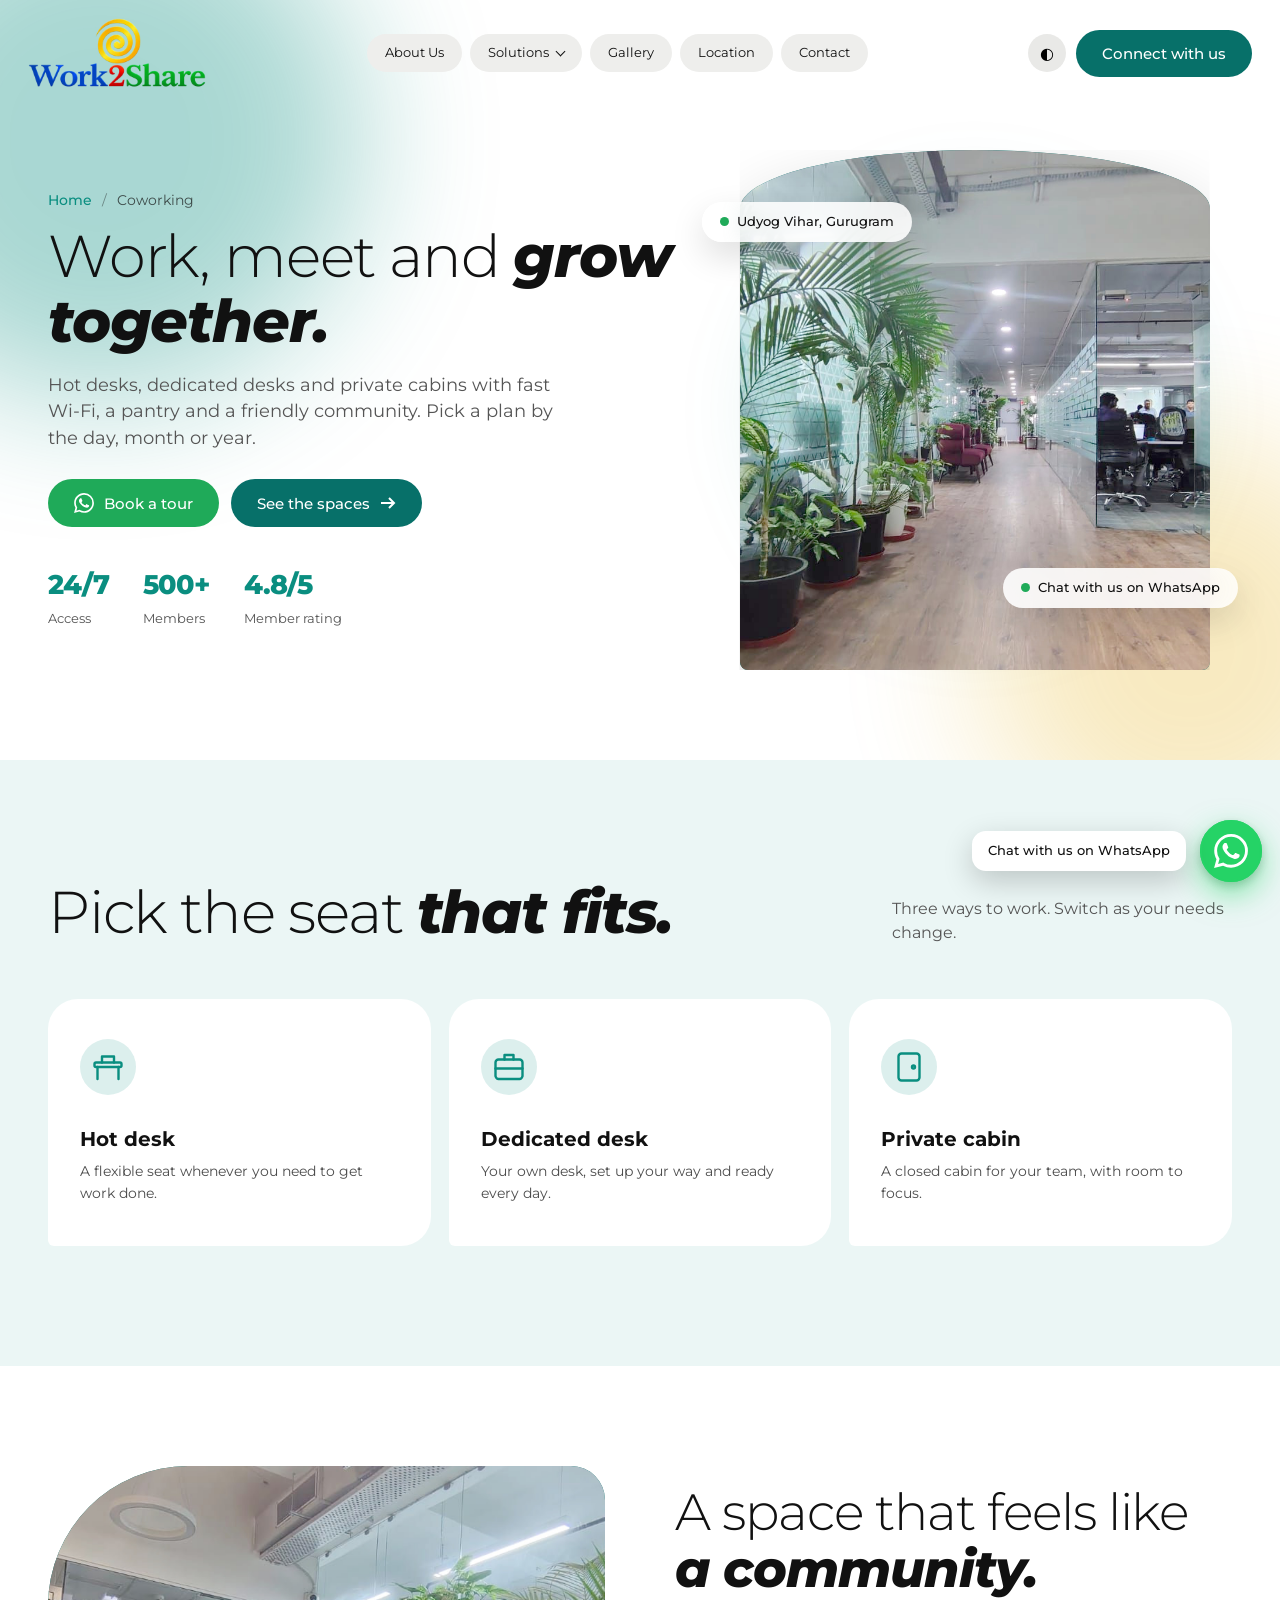
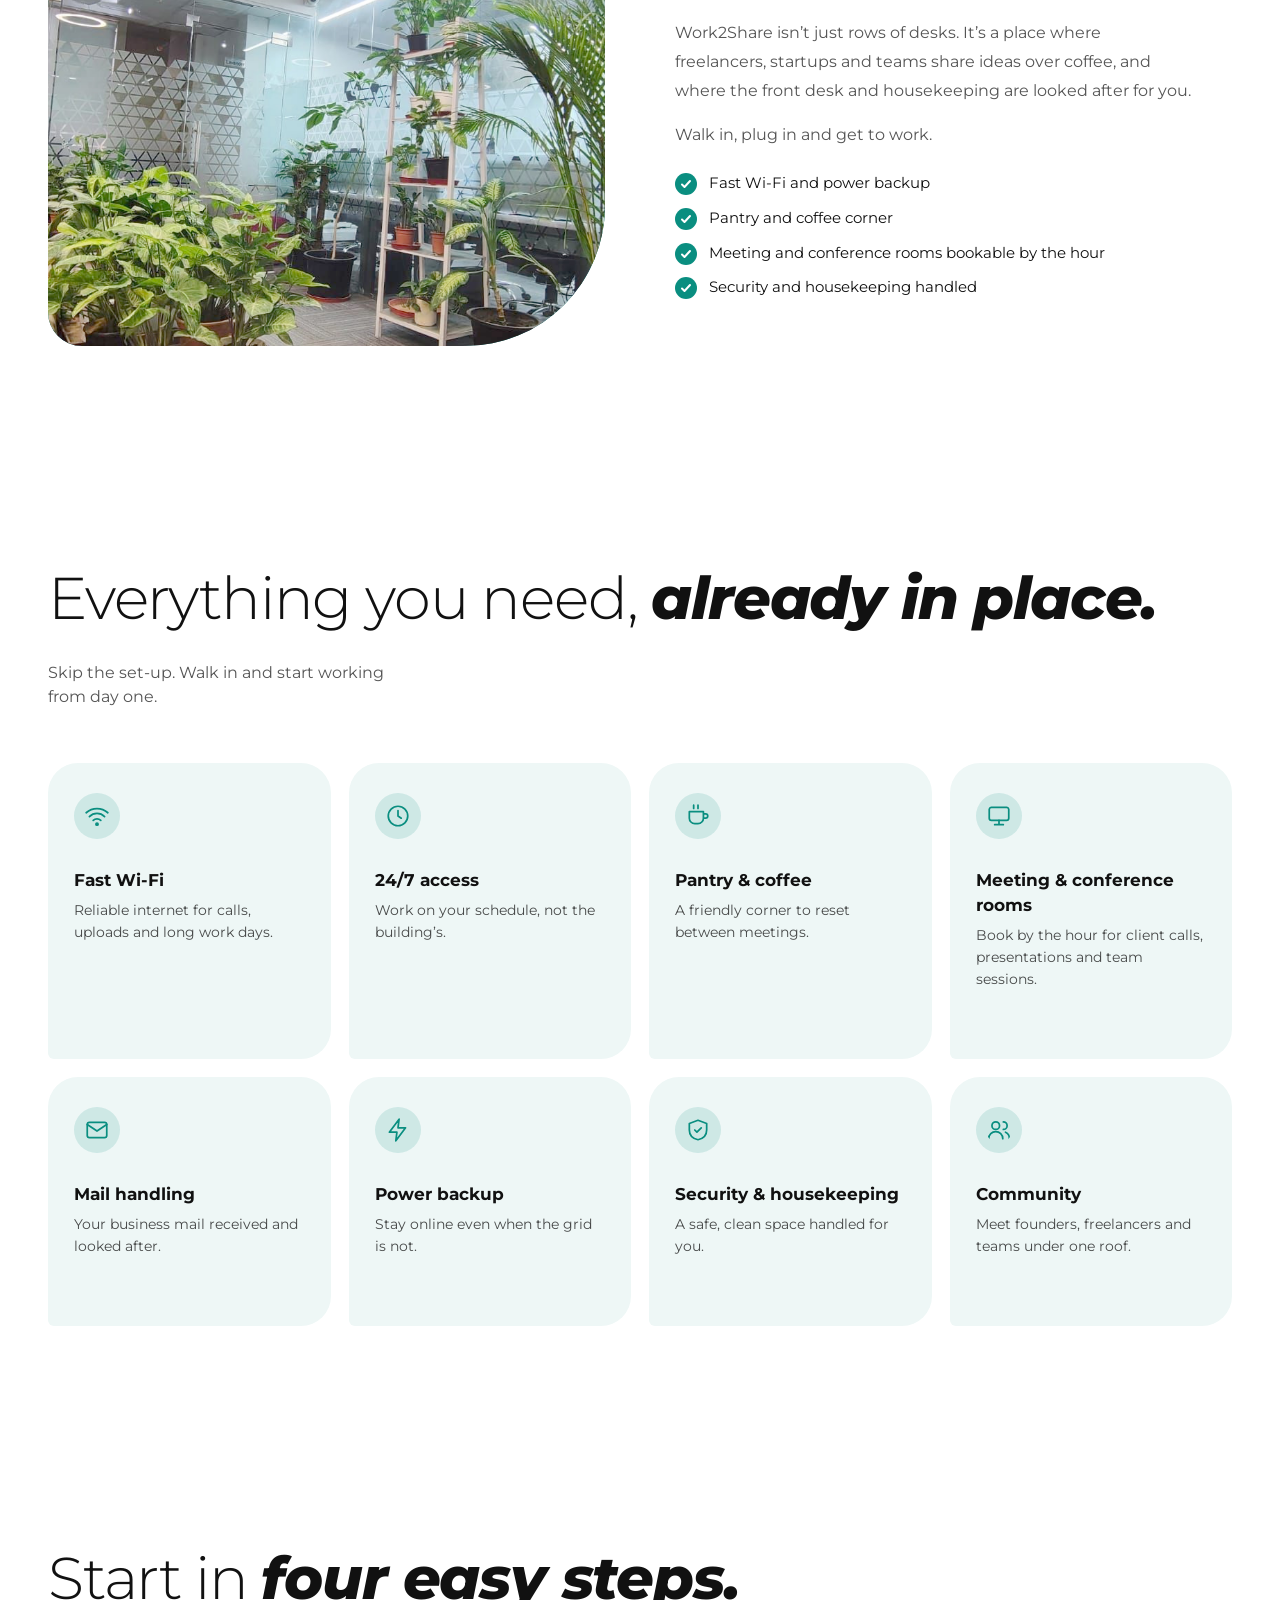
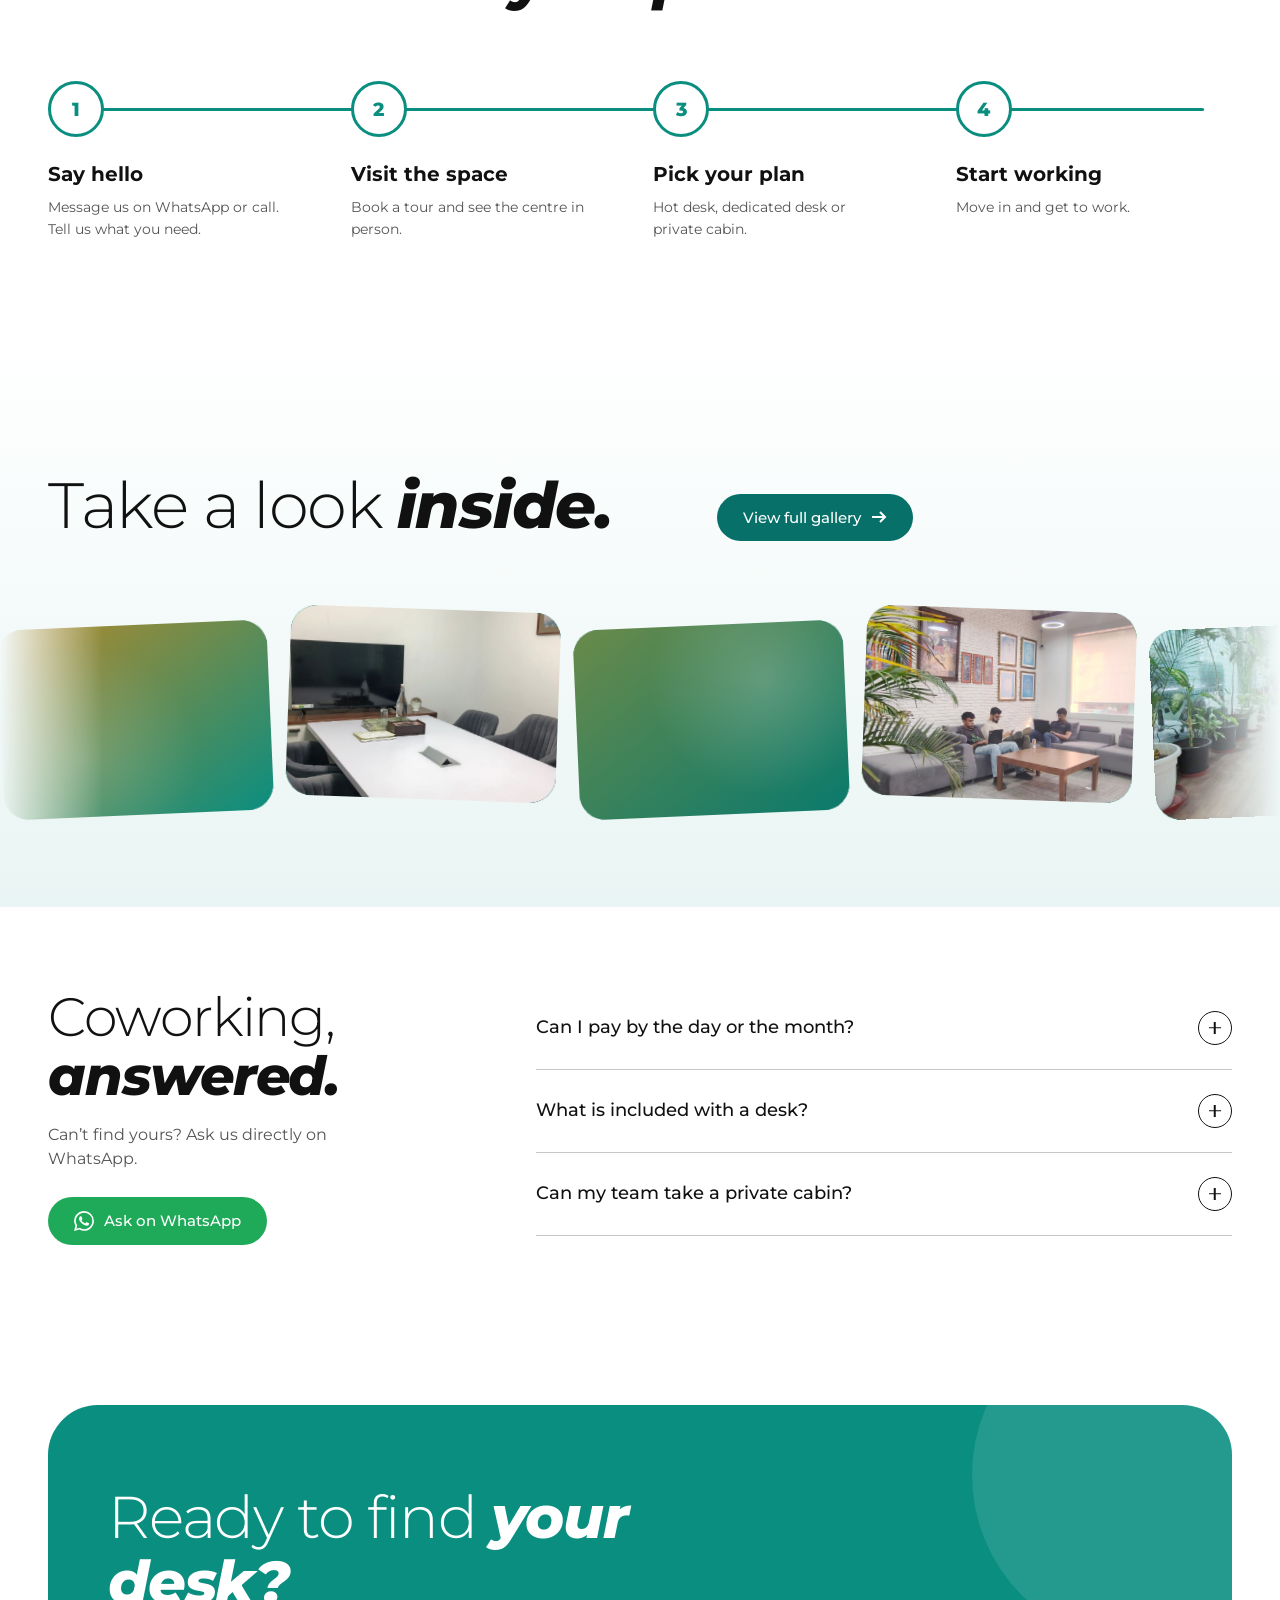
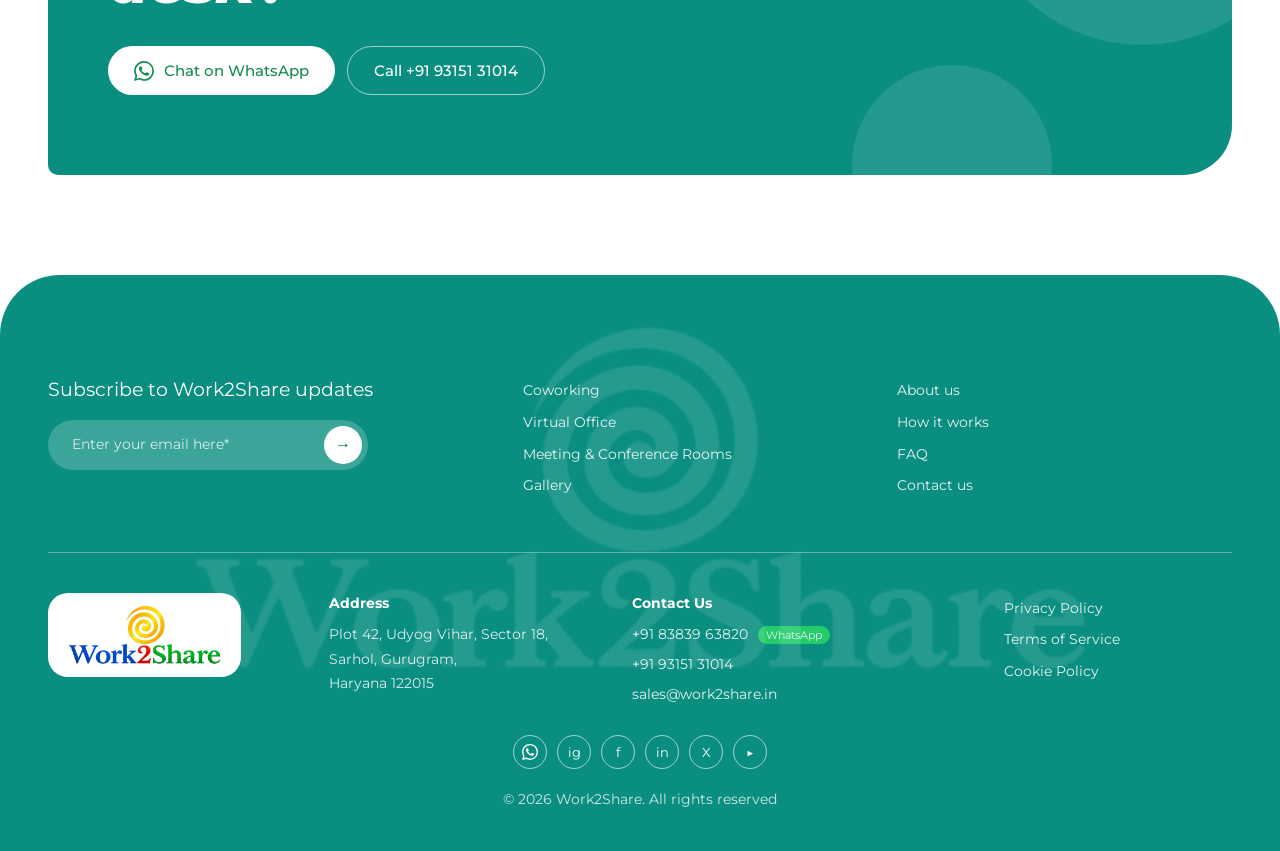
<file: coworking.html>
<!DOCTYPE html>
<html lang="en">
<head>
<meta charset="utf-8">
<meta name="viewport" content="width=device-width, initial-scale=1, viewport-fit=cover">
<meta name="description" content="Hot desks, dedicated desks and private cabins in Udyog Vihar, Gurugram. Plans by the day, month or year.">
<title>Coworking Spaces – Work2Share</title>
<link rel="preconnect" href="https://fonts.googleapis.com">
<link rel="preconnect" href="https://fonts.gstatic.com" crossorigin>
<link href="https://fonts.googleapis.com/css2?family=Montserrat:ital,wght@0,300;0,400;0,500;0,700;0,800;1,700;1,800&display=swap" rel="stylesheet">
<script>try{if(sessionStorage.getItem('w2sTheme')==='dark')document.documentElement.classList.add('dk')}catch(e){}</script>
<link rel="stylesheet" href="css/style.css">
<link rel="stylesheet" href="css/fx.css">
<link rel="stylesheet" href="css/modal.css">
</head>
<body class="pg">
<div id="bar"></div>
<header id="hd"><div class="nav">
<a class="logo" href="index.html" aria-label="Work2Share home"><img src="assets/logo.webp" alt="Work2Share"></a>
<ul class="pills" id="pl"><li><a href="about.html">About Us</a></li><li class="dd"><a href="index.html#offer">Solutions</a><ul class="dm"><li><a href="coworking.html" aria-current="page">Coworking</a></li><li><a href="virtual-office.html">Virtual Office</a></li><li><a href="meeting-rooms.html">Meeting &amp; Conference Rooms</a></li></ul></li><li><a href="gallery.html">Gallery</a></li><li><a href="contact.html#location">Location</a></li><li><a href="contact.html">Contact</a></li></ul>
<div style="display:flex;gap:10px;align-items:center"><button class="tog" id="th" aria-label="Toggle theme">◐</button><a class="btn cta" href="https://wa.me/918383963820?text=Hi%20Work2Share,%20I%20would%20like%20to%20know%20more" target="_blank" rel="noopener"><span>Connect with us</span></a><button class="tog burger" id="bg" aria-label="Menu">☰</button></div>
</div></header>
<main>
<section class="ph-hero"><div class="blob b1"></div><div class="blob b2"></div><div class="wrap phh">
<div><nav class="crumb" aria-label="Breadcrumb"><a href="index.html">Home</a><i>/</i><span>Coworking</span></nav><h1>Work, meet and <em>grow together.</em></h1><p class="lead">Hot desks, dedicated desks and private cabins with fast Wi-Fi, a pantry and a friendly community. Pick a plan by the day, month or year.</p><div class="hbtns on"><a class="btn wa-b" href="https://wa.me/918383963820?text=Hi%20Work2Share,%20I%20want%20to%20book%20a%20tour" target="_blank" rel="noopener"><svg viewBox="0 0 24 24" fill="currentColor" aria-hidden="true"><path d="M17.472 14.382c-.297-.149-1.758-.867-2.03-.967-.273-.099-.471-.148-.67.15-.197.297-.767.966-.94 1.164-.173.199-.347.223-.644.075-.297-.15-1.255-.463-2.39-1.475-.883-.788-1.48-1.761-1.653-2.059-.173-.297-.018-.458.13-.606.134-.133.298-.347.446-.52.149-.174.198-.298.298-.497.099-.198.05-.371-.025-.52-.075-.149-.669-1.612-.916-2.207-.242-.579-.487-.5-.669-.51-.173-.008-.371-.01-.57-.01-.198 0-.52.074-.792.372-.272.297-1.04 1.016-1.04 2.479 0 1.462 1.065 2.875 1.213 3.074.149.198 2.096 3.2 5.077 4.487.709.306 1.262.489 1.694.625.712.227 1.36.195 1.871.118.571-.085 1.758-.719 2.006-1.413.248-.694.248-1.289.173-1.413-.074-.124-.272-.198-.57-.347m-5.421 7.403h-.004a9.87 9.87 0 01-5.031-1.378l-.361-.214-3.741.982.998-3.648-.235-.374a9.86 9.86 0 01-1.51-5.26c.001-5.45 4.436-9.884 9.888-9.884 2.64 0 5.122 1.03 6.988 2.898a9.825 9.825 0 012.893 6.994c-.003 5.45-4.437 9.884-9.885 9.884m8.413-18.297A11.815 11.815 0 0012.05 0C5.495 0 .16 5.335.157 11.892c0 2.096.547 4.142 1.588 5.945L.057 24l6.305-1.654a11.882 11.882 0 005.683 1.448h.005c6.554 0 11.89-5.335 11.893-11.893a11.821 11.821 0 00-3.48-8.413z"/></svg><span>Book a tour</span></a><a class="btn" href="gallery.html"><span>See the spaces</span><svg viewBox="0 0 16 16" fill="none" stroke="currentColor" stroke-width="2"><path d="M1 8h13M9 3l5 5-5 5"/></svg></a></div><div class="hfacts"><div><b>24/7</b><span>Access</span></div><div><b>500+</b><span>Members</span></div><div><b>4.8/5</b><span>Member rating</span></div></div></div>
<div class="phv"><figure class="pimg archi"><img data-g="assets/gallery/1" alt="" loading="lazy"></figure><div class="chip-f c1"><i></i>Udyog Vihar, Gurugram</div><a class="chip-f c2" href="https://wa.me/918383963820" target="_blank" rel="noopener"><i></i>Chat with us on WhatsApp</a></div></div></section><section class="amen"><div class="wrap"><div class="amh rv"><h2>Pick the seat <em>that fits.</em></h2><p>Three ways to work. Switch as your needs change.</p></div><div class="agrid c3"><article class="at rv" style="--d:0.0s"><svg viewBox="0 0 24 24" fill="none" stroke="currentColor" stroke-width="1.6" stroke-linecap="round" stroke-linejoin="round" aria-hidden="true"><rect x="3" y="9" width="18" height="3" rx="1"/><path d="M5 12v8M19 12v8M8 9V5h8v4"/></svg><h3>Hot desk</h3><p>A flexible seat whenever you need to get work done.</p></article><article class="at rv" style="--d:0.07s"><svg viewBox="0 0 24 24" fill="none" stroke="currentColor" stroke-width="1.6" stroke-linecap="round" stroke-linejoin="round" aria-hidden="true"><rect x="3" y="7" width="18" height="13" rx="2"/><path d="M9 7V4h6v3M3 13h18"/></svg><h3>Dedicated desk</h3><p>Your own desk, set up your way and ready every day.</p></article><article class="at rv" style="--d:0.14s"><svg viewBox="0 0 24 24" fill="none" stroke="currentColor" stroke-width="1.6" stroke-linecap="round" stroke-linejoin="round" aria-hidden="true"><rect x="5" y="3" width="14" height="18" rx="2"/><circle cx="15" cy="12" r="1"/></svg><h3>Private cabin</h3><p>A closed cabin for your team, with room to focus.</p></article></div></div></section><section class="split"><div class="wrap sp"><div class="rv"><figure class="pimg leafsh"><img data-g="assets/gallery/11" alt="" loading="lazy"></figure></div><div class="rv"><h2>A space that feels like <em>a community.</em></h2><p>Work2Share isn’t just rows of desks. It’s a place where freelancers, startups and teams share ideas over coffee, and where the front desk and housekeeping are looked after for you.</p><p>Walk in, plug in and get to work.</p><ul class="ticks"><li>Fast Wi-Fi and power backup</li><li>Pantry and coffee corner</li><li>Meeting and conference rooms bookable by the hour</li><li>Security and housekeeping handled</li></ul></div></div></section><section class="amen plain"><div class="wrap"><div class="amh rv"><h2>Everything you need, <em>already in place.</em></h2><p>Skip the set-up. Walk in and start working from day one.</p></div><div class="agrid c4"><article class="at rv" style="--d:0.0s"><svg viewBox="0 0 24 24" fill="none" stroke="currentColor" stroke-width="1.6" stroke-linecap="round" stroke-linejoin="round" aria-hidden="true"><path d="M2 9a15 15 0 0 1 20 0M5 12.5a10 10 0 0 1 14 0M8.5 16a5 5 0 0 1 7 0"/><circle cx="12" cy="19.5" r="1"/></svg><h3>Fast Wi-Fi</h3><p>Reliable internet for calls, uploads and long work days.</p></article><article class="at rv" style="--d:0.07s"><svg viewBox="0 0 24 24" fill="none" stroke="currentColor" stroke-width="1.6" stroke-linecap="round" stroke-linejoin="round" aria-hidden="true"><circle cx="12" cy="12" r="9"/><path d="M12 7v5l3 2"/></svg><h3>24/7 access</h3><p>Work on your schedule, not the building’s.</p></article><article class="at rv" style="--d:0.14s"><svg viewBox="0 0 24 24" fill="none" stroke="currentColor" stroke-width="1.6" stroke-linecap="round" stroke-linejoin="round" aria-hidden="true"><path d="M4 8h13v6a5 5 0 0 1-5 5H9a5 5 0 0 1-5-5zM17 10h2a2 2 0 0 1 0 4h-2M8 2v3M12 2v3"/></svg><h3>Pantry & coffee</h3><p>A friendly corner to reset between meetings.</p></article><article class="at rv" style="--d:0.21000000000000002s"><svg viewBox="0 0 24 24" fill="none" stroke="currentColor" stroke-width="1.6" stroke-linecap="round" stroke-linejoin="round" aria-hidden="true"><rect x="3" y="4" width="18" height="12" rx="2"/><path d="M8 20h8M12 16v4"/></svg><h3>Meeting &amp; conference rooms</h3><p>Book by the hour for client calls, presentations and team sessions.</p></article><article class="at rv" style="--d:0.28s"><svg viewBox="0 0 24 24" fill="none" stroke="currentColor" stroke-width="1.6" stroke-linecap="round" stroke-linejoin="round" aria-hidden="true"><rect x="3" y="5" width="18" height="14" rx="2"/><path d="m3 7 9 6 9-6"/></svg><h3>Mail handling</h3><p>Your business mail received and looked after.</p></article><article class="at rv" style="--d:0.35000000000000003s"><svg viewBox="0 0 24 24" fill="none" stroke="currentColor" stroke-width="1.6" stroke-linecap="round" stroke-linejoin="round" aria-hidden="true"><path d="M13 2 4 14h7l-1 8 9-12h-7z"/></svg><h3>Power backup</h3><p>Stay online even when the grid is not.</p></article><article class="at rv" style="--d:0.42000000000000004s"><svg viewBox="0 0 24 24" fill="none" stroke="currentColor" stroke-width="1.6" stroke-linecap="round" stroke-linejoin="round" aria-hidden="true"><path d="M12 3 4 6v6c0 5 3.5 8 8 9 4.5-1 8-4 8-9V6z"/><path d="m9 12 2 2 4-4"/></svg><h3>Security & housekeeping</h3><p>A safe, clean space handled for you.</p></article><article class="at rv" style="--d:0.49000000000000005s"><svg viewBox="0 0 24 24" fill="none" stroke="currentColor" stroke-width="1.6" stroke-linecap="round" stroke-linejoin="round" aria-hidden="true"><circle cx="9" cy="8" r="3.5"/><path d="M2.5 20a6.5 6.5 0 0 1 13 0M16 4.5a3.5 3.5 0 0 1 0 7M18 14a6 6 0 0 1 3.5 6"/></svg><h3>Community</h3><p>Meet founders, freelancers and teams under one roof.</p></article></div></div></section><section class="how"><div class="wrap"><div class="rv"><h2>Start in <em>four easy steps.</em></h2></div><ol class="steps" style="--n:4"><li class="rv" style="--d:0.0s"><span>1</span><h3>Say hello</h3><p>Message us on WhatsApp or call. Tell us what you need.</p></li><li class="rv" style="--d:0.15s"><span>2</span><h3>Visit the space</h3><p>Book a tour and see the centre in person.</p></li><li class="rv" style="--d:0.3s"><span>3</span><h3>Pick your plan</h3><p>Hot desk, dedicated desk or private cabin.</p></li><li class="rv" style="--d:0.44999999999999996s"><span>4</span><h3>Start working</h3><p>Move in and get to work.</p></li></ol></div></section><section class="gal reelonly"><div class="wrap"><div class="ghead"><div class="rv"><h2>Take a look <em>inside.</em></h2></div><div class="rv"><a class="btn" href="gallery.html"><span>View full gallery</span><svg viewBox="0 0 16 16" fill="none" stroke="currentColor" stroke-width="2"><path d="M1 8h13M9 3l5 5-5 5"/></svg></a></div></div></div><div class="reel" aria-hidden="true"><div class="reel-track"><a class="rt" href="gallery.html" tabindex="-1" aria-hidden="true"><div class="ph"></div><img data-g="assets/gallery/6" alt="" loading="lazy"></a><a class="rt" href="gallery.html" tabindex="-1" aria-hidden="true"><div class="ph"></div><img data-g="assets/gallery/7" alt="" loading="lazy"></a><a class="rt" href="gallery.html" tabindex="-1" aria-hidden="true"><div class="ph"></div><img data-g="assets/gallery/8" alt="" loading="lazy"></a><a class="rt" href="gallery.html" tabindex="-1" aria-hidden="true"><div class="ph"></div><img data-g="assets/gallery/9" alt="" loading="lazy"></a><a class="rt" href="gallery.html" tabindex="-1" aria-hidden="true"><div class="ph"></div><img data-g="assets/gallery/10" alt="" loading="lazy"></a><a class="rt" href="gallery.html" tabindex="-1" aria-hidden="true"><div class="ph"></div><img data-g="assets/gallery/11" alt="" loading="lazy"></a><a class="rt" href="gallery.html" tabindex="-1" aria-hidden="true"><div class="ph"></div><img data-g="assets/gallery/12" alt="" loading="lazy"></a><a class="rt" href="gallery.html" tabindex="-1" aria-hidden="true"><div class="ph"></div><img data-g="assets/gallery/1" alt="" loading="lazy"></a><a class="rt" href="gallery.html" tabindex="-1" aria-hidden="true"><div class="ph"></div><img data-g="assets/gallery/2" alt="" loading="lazy"></a><a class="rt" href="gallery.html" tabindex="-1" aria-hidden="true"><div class="ph"></div><img data-g="assets/gallery/3" alt="" loading="lazy"></a><a class="rt" href="gallery.html" tabindex="-1" aria-hidden="true"><div class="ph"></div><img data-g="assets/gallery/4" alt="" loading="lazy"></a><a class="rt" href="gallery.html" tabindex="-1" aria-hidden="true"><div class="ph"></div><img data-g="assets/gallery/5" alt="" loading="lazy"></a><a class="rt" href="gallery.html" tabindex="-1" aria-hidden="true"><div class="ph"></div><img data-g="assets/gallery/6" alt="" loading="lazy"></a><a class="rt" href="gallery.html" tabindex="-1" aria-hidden="true"><div class="ph"></div><img data-g="assets/gallery/7" alt="" loading="lazy"></a><a class="rt" href="gallery.html" tabindex="-1" aria-hidden="true"><div class="ph"></div><img data-g="assets/gallery/8" alt="" loading="lazy"></a><a class="rt" href="gallery.html" tabindex="-1" aria-hidden="true"><div class="ph"></div><img data-g="assets/gallery/9" alt="" loading="lazy"></a><a class="rt" href="gallery.html" tabindex="-1" aria-hidden="true"><div class="ph"></div><img data-g="assets/gallery/10" alt="" loading="lazy"></a><a class="rt" href="gallery.html" tabindex="-1" aria-hidden="true"><div class="ph"></div><img data-g="assets/gallery/11" alt="" loading="lazy"></a><a class="rt" href="gallery.html" tabindex="-1" aria-hidden="true"><div class="ph"></div><img data-g="assets/gallery/12" alt="" loading="lazy"></a><a class="rt" href="gallery.html" tabindex="-1" aria-hidden="true"><div class="ph"></div><img data-g="assets/gallery/1" alt="" loading="lazy"></a><a class="rt" href="gallery.html" tabindex="-1" aria-hidden="true"><div class="ph"></div><img data-g="assets/gallery/2" alt="" loading="lazy"></a><a class="rt" href="gallery.html" tabindex="-1" aria-hidden="true"><div class="ph"></div><img data-g="assets/gallery/3" alt="" loading="lazy"></a><a class="rt" href="gallery.html" tabindex="-1" aria-hidden="true"><div class="ph"></div><img data-g="assets/gallery/4" alt="" loading="lazy"></a><a class="rt" href="gallery.html" tabindex="-1" aria-hidden="true"><div class="ph"></div><img data-g="assets/gallery/5" alt="" loading="lazy"></a></div></div></section><section class="faq"><div class="wrap"><div class="rv"><h2>Coworking, <em>answered.</em></h2><p>Can’t find yours? Ask us directly on WhatsApp.</p><a class="btn wa-b" href="https://wa.me/918383963820?text=Hi%20Work2Share,%20I%20have%20a%20question" target="_blank" rel="noopener"><svg viewBox="0 0 24 24" fill="currentColor" aria-hidden="true"><path d="M17.472 14.382c-.297-.149-1.758-.867-2.03-.967-.273-.099-.471-.148-.67.15-.197.297-.767.966-.94 1.164-.173.199-.347.223-.644.075-.297-.15-1.255-.463-2.39-1.475-.883-.788-1.48-1.761-1.653-2.059-.173-.297-.018-.458.13-.606.134-.133.298-.347.446-.52.149-.174.198-.298.298-.497.099-.198.05-.371-.025-.52-.075-.149-.669-1.612-.916-2.207-.242-.579-.487-.5-.669-.51-.173-.008-.371-.01-.57-.01-.198 0-.52.074-.792.372-.272.297-1.04 1.016-1.04 2.479 0 1.462 1.065 2.875 1.213 3.074.149.198 2.096 3.2 5.077 4.487.709.306 1.262.489 1.694.625.712.227 1.36.195 1.871.118.571-.085 1.758-.719 2.006-1.413.248-.694.248-1.289.173-1.413-.074-.124-.272-.198-.57-.347m-5.421 7.403h-.004a9.87 9.87 0 01-5.031-1.378l-.361-.214-3.741.982.998-3.648-.235-.374a9.86 9.86 0 01-1.51-5.26c.001-5.45 4.436-9.884 9.888-9.884 2.64 0 5.122 1.03 6.988 2.898a9.825 9.825 0 012.893 6.994c-.003 5.45-4.437 9.884-9.885 9.884m8.413-18.297A11.815 11.815 0 0012.05 0C5.495 0 .16 5.335.157 11.892c0 2.096.547 4.142 1.588 5.945L.057 24l6.305-1.654a11.882 11.882 0 005.683 1.448h.005c6.554 0 11.89-5.335 11.893-11.893a11.821 11.821 0 00-3.48-8.413z"/></svg><span>Ask on WhatsApp</span></a></div><div class="fl"><details class="rv"><summary>Can I pay by the day or the month?<i></i></summary><div><p>Yes. You can pick a plan by the day, month or year, depending on how you work.</p></div></details><details class="rv"><summary>What is included with a desk?<i></i></summary><div><p>Fast Wi-Fi, a pantry, power backup, security and housekeeping, plus access to our community. Message us for the details of each plan.</p></div></details><details class="rv"><summary>Can my team take a private cabin?<i></i></summary><div><p>Yes. Private cabins are built for teams that want a closed space. Tell us your team size and we’ll suggest the right fit.</p></div></details></div></div></section><section class="bigcta"><div class="wrap"><div class="bc rv"><h2>Ready to find <em>your desk?</em></h2><div class="hbtns on"><a class="btn wht wa-b2" href="https://wa.me/918383963820?text=Hi%20Work2Share,%20I%20am%20interested%20in%20a%20coworking%20desk" target="_blank" rel="noopener"><svg viewBox="0 0 24 24" fill="currentColor" aria-hidden="true"><path d="M17.472 14.382c-.297-.149-1.758-.867-2.03-.967-.273-.099-.471-.148-.67.15-.197.297-.767.966-.94 1.164-.173.199-.347.223-.644.075-.297-.15-1.255-.463-2.39-1.475-.883-.788-1.48-1.761-1.653-2.059-.173-.297-.018-.458.13-.606.134-.133.298-.347.446-.52.149-.174.198-.298.298-.497.099-.198.05-.371-.025-.52-.075-.149-.669-1.612-.916-2.207-.242-.579-.487-.5-.669-.51-.173-.008-.371-.01-.57-.01-.198 0-.52.074-.792.372-.272.297-1.04 1.016-1.04 2.479 0 1.462 1.065 2.875 1.213 3.074.149.198 2.096 3.2 5.077 4.487.709.306 1.262.489 1.694.625.712.227 1.36.195 1.871.118.571-.085 1.758-.719 2.006-1.413.248-.694.248-1.289.173-1.413-.074-.124-.272-.198-.57-.347m-5.421 7.403h-.004a9.87 9.87 0 01-5.031-1.378l-.361-.214-3.741.982.998-3.648-.235-.374a9.86 9.86 0 01-1.51-5.26c.001-5.45 4.436-9.884 9.888-9.884 2.64 0 5.122 1.03 6.988 2.898a9.825 9.825 0 012.893 6.994c-.003 5.45-4.437 9.884-9.885 9.884m8.413-18.297A11.815 11.815 0 0012.05 0C5.495 0 .16 5.335.157 11.892c0 2.096.547 4.142 1.588 5.945L.057 24l6.305-1.654a11.882 11.882 0 005.683 1.448h.005c6.554 0 11.89-5.335 11.893-11.893a11.821 11.821 0 00-3.48-8.413z"/></svg><span>Chat on WhatsApp</span></a><a class="btn ghost" href="tel:+919315131014"><span>Call +91 93151 31014</span></a></div><span class="orb o1"></span><span class="orb o2"></span></div></div></section>
</main>
<footer id="footer"><div class="wrap">
<div class="fg"><div><p style="font-size:1.2rem">Subscribe to Work2Share updates</p><form class="nl" onsubmit="return false"><input placeholder="Enter your email here*" aria-label="Email"><button aria-label="Subscribe">→</button></form></div>
<div><a href="coworking.html">Coworking</a><a href="virtual-office.html">Virtual Office</a><a href="meeting-rooms.html">Meeting &amp; Conference Rooms</a><a href="gallery.html">Gallery</a></div><div><a href="about.html">About us</a><a href="index.html#how">How it works</a><a href="faq.html">FAQ</a><a href="contact.html">Contact us</a></div></div>
<div class="f2"><a class="flogo" href="index.html#top"><img src="assets/logo.webp" alt="Work2Share"></a><div><strong>Address</strong><p class="fa">Plot 42, Udyog Vihar, Sector 18,<br>Sarhol, Gurugram,<br>Haryana 122015</p></div><div class="fcon"><strong>Contact Us</strong><a href="https://wa.me/918383963820" target="_blank" rel="noopener">+91 83839 63820 <small>WhatsApp</small></a><a href="tel:+919315131014">+91 93151 31014</a><a href="mailto:sales@work2share.in">sales@work2share.in</a></div><div><a href="#">Privacy Policy</a><a href="#">Terms of Service</a><a href="#">Cookie Policy</a></div></div>
<div class="big" aria-hidden="true"><img src="assets/logo.webp" alt=""></div>
<div class="soc"><a href="https://wa.me/918383963820" target="_blank" rel="noopener" aria-label="WhatsApp"><svg viewBox="0 0 24 24" fill="currentColor" aria-hidden="true"><path d="M17.472 14.382c-.297-.149-1.758-.867-2.03-.967-.273-.099-.471-.148-.67.15-.197.297-.767.966-.94 1.164-.173.199-.347.223-.644.075-.297-.15-1.255-.463-2.39-1.475-.883-.788-1.48-1.761-1.653-2.059-.173-.297-.018-.458.13-.606.134-.133.298-.347.446-.52.149-.174.198-.298.298-.497.099-.198.05-.371-.025-.52-.075-.149-.669-1.612-.916-2.207-.242-.579-.487-.5-.669-.51-.173-.008-.371-.01-.57-.01-.198 0-.52.074-.792.372-.272.297-1.04 1.016-1.04 2.479 0 1.462 1.065 2.875 1.213 3.074.149.198 2.096 3.2 5.077 4.487.709.306 1.262.489 1.694.625.712.227 1.36.195 1.871.118.571-.085 1.758-.719 2.006-1.413.248-.694.248-1.289.173-1.413-.074-.124-.272-.198-.57-.347m-5.421 7.403h-.004a9.87 9.87 0 01-5.031-1.378l-.361-.214-3.741.982.998-3.648-.235-.374a9.86 9.86 0 01-1.51-5.26c.001-5.45 4.436-9.884 9.888-9.884 2.64 0 5.122 1.03 6.988 2.898a9.825 9.825 0 012.893 6.994c-.003 5.45-4.437 9.884-9.885 9.884m8.413-18.297A11.815 11.815 0 0012.05 0C5.495 0 .16 5.335.157 11.892c0 2.096.547 4.142 1.588 5.945L.057 24l6.305-1.654a11.882 11.882 0 005.683 1.448h.005c6.554 0 11.89-5.335 11.893-11.893a11.821 11.821 0 00-3.48-8.413z"/></svg></a><a href="#" aria-label="Instagram">ig</a><a href="#" aria-label="Facebook">f</a><a href="#" aria-label="LinkedIn">in</a><a href="#" aria-label="X">X</a><a href="#" aria-label="YouTube">▶</a></div><p style="text-align:center;opacity:.8;margin-top:20px">© 2026 Work2Share. All rights reserved</p>
</div></footer>
<script src="js/page.js"></script>
<script src="js/common.js"></script>
<script src="js/fx.js"></script>
<script src="js/modal.js"></script>
</body>
</html>
</file>
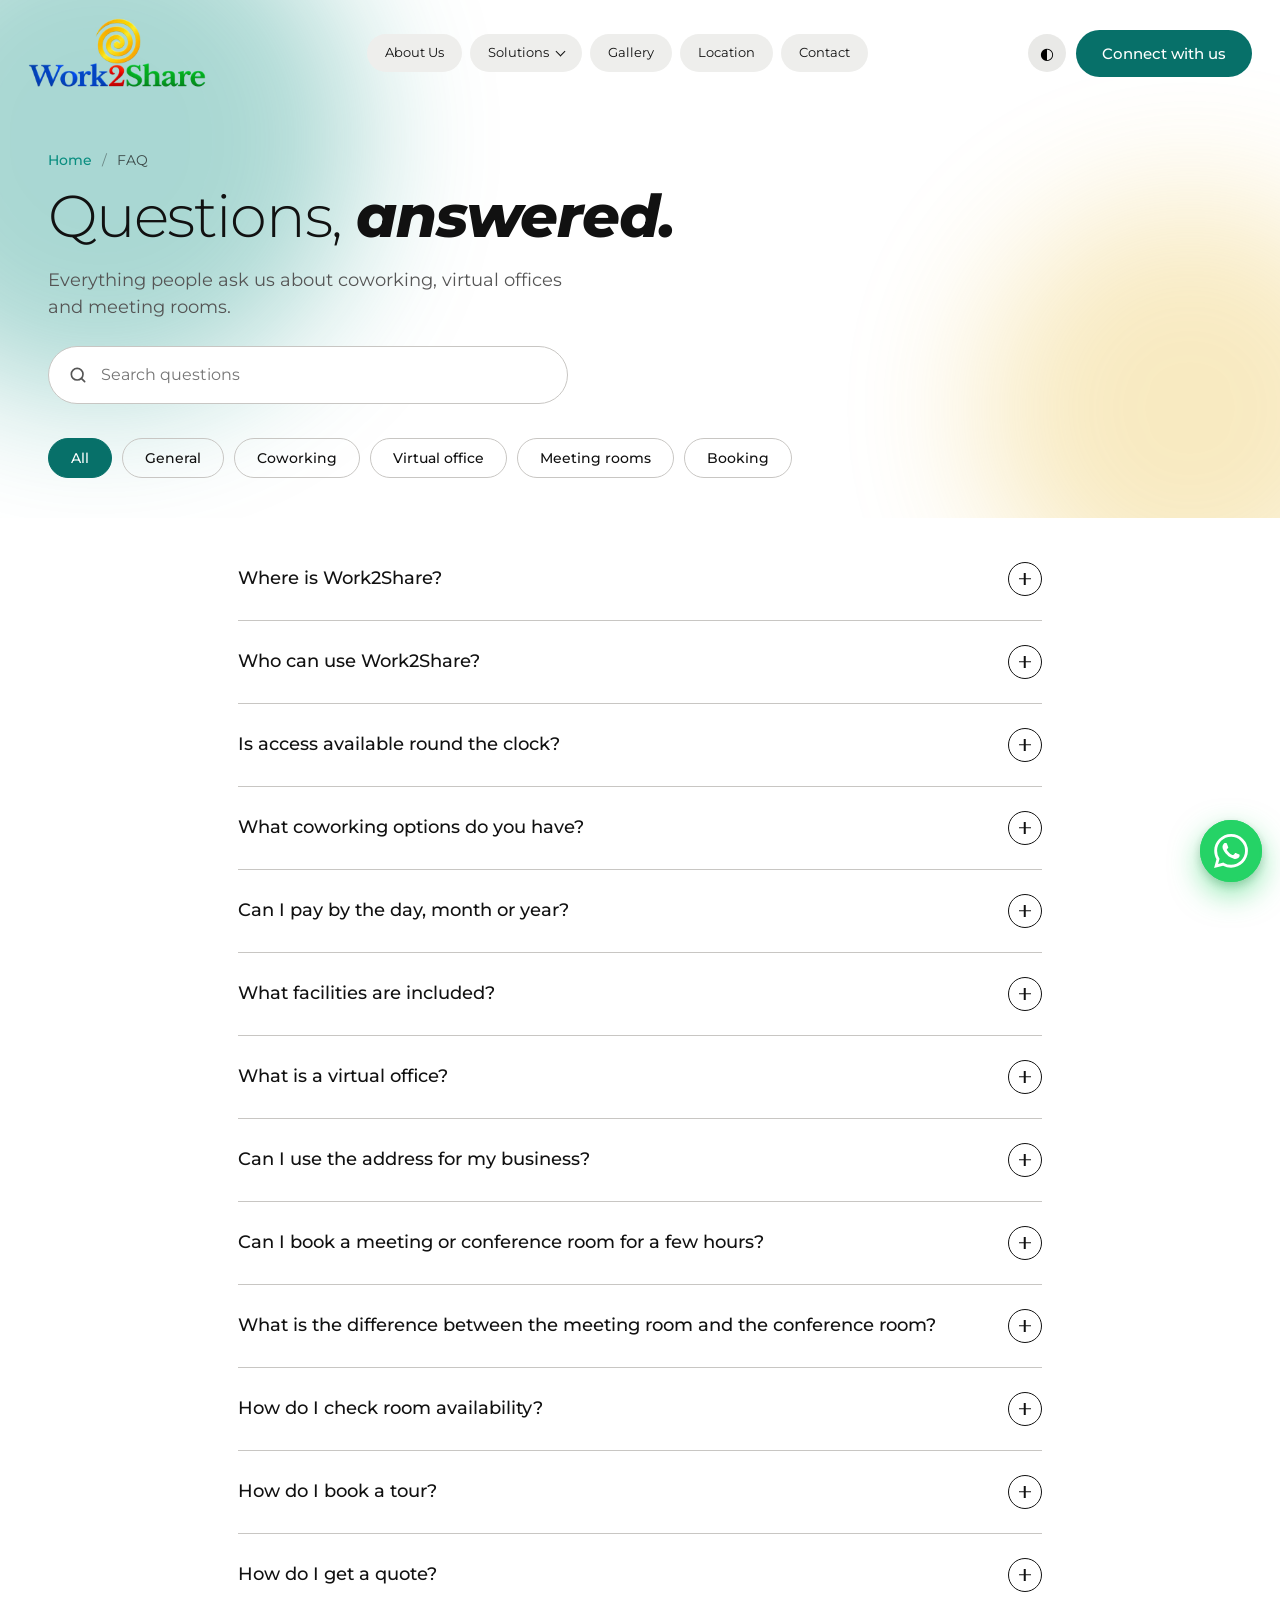
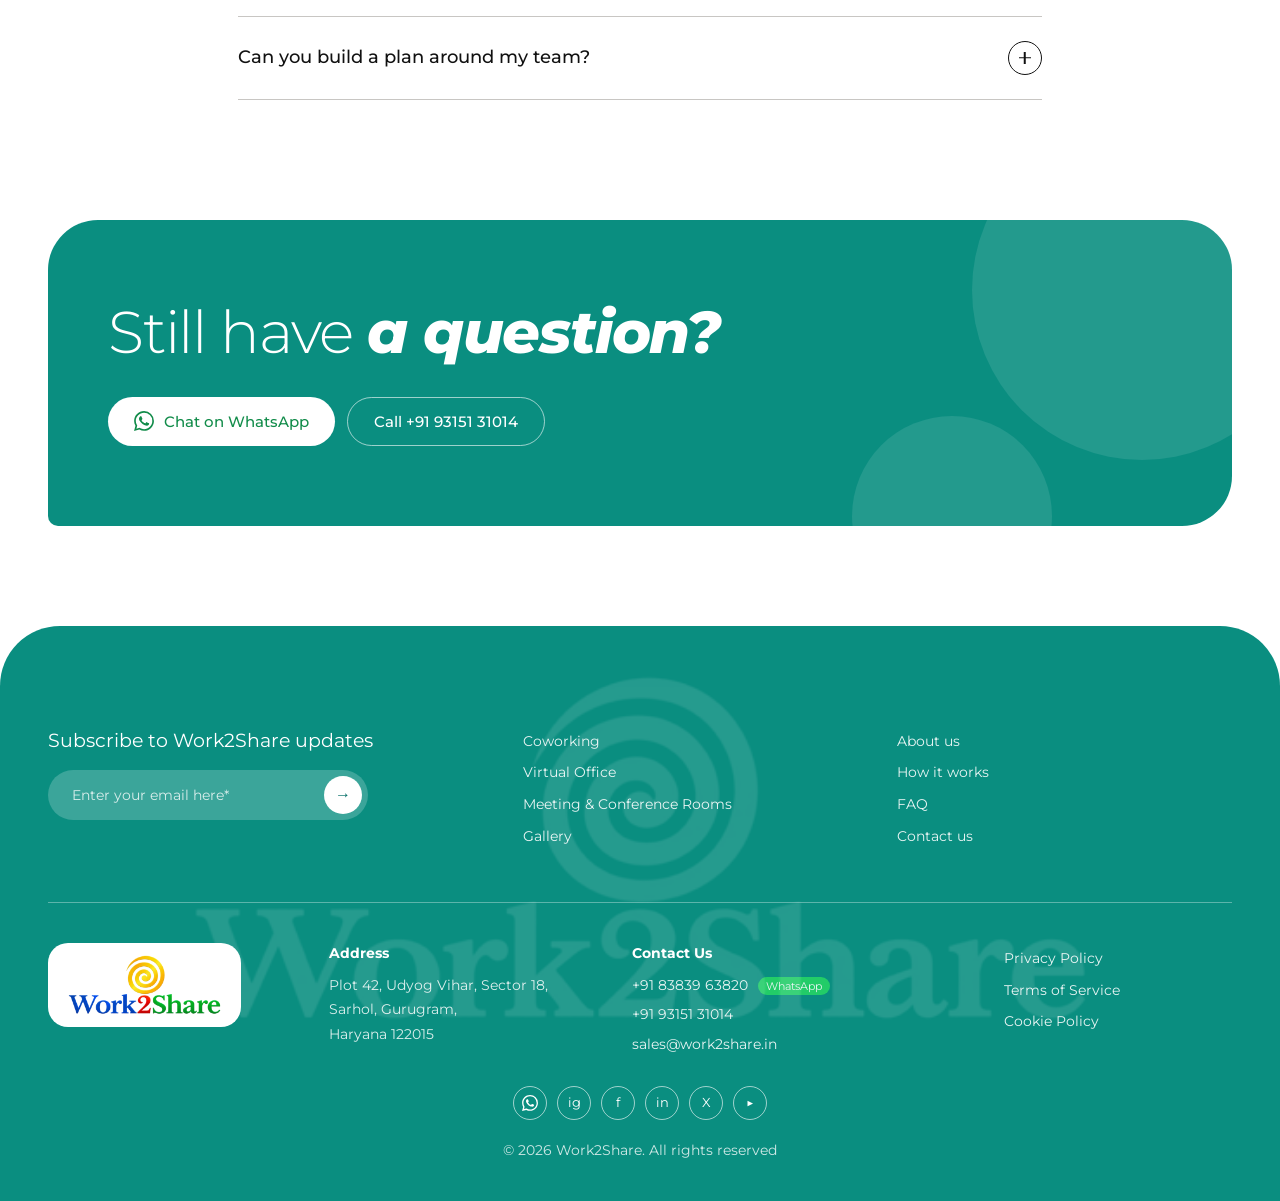
<file: faq.html>
<!DOCTYPE html>
<html lang="en">
<head>
<meta charset="utf-8">
<meta name="viewport" content="width=device-width, initial-scale=1, viewport-fit=cover">
<meta name="description" content="Answers to common questions about Work2Share coworking, virtual office and meeting rooms.">
<title>FAQ – Work2Share</title>
<link rel="preconnect" href="https://fonts.googleapis.com">
<link rel="preconnect" href="https://fonts.gstatic.com" crossorigin>
<link href="https://fonts.googleapis.com/css2?family=Montserrat:ital,wght@0,300;0,400;0,500;0,700;0,800;1,700;1,800&display=swap" rel="stylesheet">
<script>try{if(sessionStorage.getItem('w2sTheme')==='dark')document.documentElement.classList.add('dk')}catch(e){}</script>
<link rel="stylesheet" href="css/style.css">
<link rel="stylesheet" href="css/fx.css">
<link rel="stylesheet" href="css/modal.css">
</head>
<body class="pg">
<div id="bar"></div>
<header id="hd"><div class="nav">
<a class="logo" href="index.html" aria-label="Work2Share home"><img src="assets/logo.webp" alt="Work2Share"></a>
<ul class="pills" id="pl"><li><a href="about.html">About Us</a></li><li class="dd"><a href="index.html#offer">Solutions</a><ul class="dm"><li><a href="coworking.html">Coworking</a></li><li><a href="virtual-office.html">Virtual Office</a></li><li><a href="meeting-rooms.html">Meeting &amp; Conference Rooms</a></li></ul></li><li><a href="gallery.html">Gallery</a></li><li><a href="contact.html#location">Location</a></li><li><a href="contact.html">Contact</a></li></ul>
<div style="display:flex;gap:10px;align-items:center"><button class="tog" id="th" aria-label="Toggle theme">◐</button><a class="btn cta" href="https://wa.me/918383963820?text=Hi%20Work2Share,%20I%20would%20like%20to%20know%20more" target="_blank" rel="noopener"><span>Connect with us</span></a><button class="tog burger" id="bg" aria-label="Menu">☰</button></div>
</div></header>
<main>
<section class="ph-hero slim"><div class="blob b1"></div><div class="blob b2"></div><div class="wrap"><nav class="crumb"><a href="index.html">Home</a><i>/</i><span>FAQ</span></nav><h1>Questions, <em>answered.</em></h1><p class="lead">Everything people ask us about coworking, virtual offices and meeting rooms.</p>
<div class="fsearch"><svg viewBox="0 0 24 24" fill="none" stroke="currentColor" stroke-width="2" stroke-linecap="round"><circle cx="11" cy="11" r="7"/><path d="m20 20-4-4"/></svg><input id="fq" type="search" placeholder="Search questions" aria-label="Search questions"></div>
<div class="filters" id="fcat"><button class="on" data-f="all">All</button><button data-f="general">General</button><button data-f="coworking">Coworking</button><button data-f="virtual">Virtual office</button><button data-f="rooms">Meeting rooms</button><button data-f="booking">Booking</button></div></div></section>
<section class="faqpage"><div class="wrap fl" id="fl2"><details class="rv" data-cat="general"><summary>Where is Work2Share?<i></i></summary><div><p>Plot 42, Udyog Vihar, Sector 18, Sarhol, Gurugram, Haryana 122015. You can find the map in the footer of every page.</p></div></details><details class="rv" data-cat="general"><summary>Who can use Work2Share?<i></i></summary><div><p>Freelancers, startups, growing companies and business owners. If you need a desk, a business address or a meeting room, we have a plan for you.</p></div></details><details class="rv" data-cat="general"><summary>Is access available round the clock?<i></i></summary><div><p>Members get 24/7 access. For reception and visitor timings, message us on WhatsApp.</p></div></details><details class="rv" data-cat="coworking"><summary>What coworking options do you have?<i></i></summary><div><p>Hot desks, dedicated desks and private cabins.</p></div></details><details class="rv" data-cat="coworking"><summary>Can I pay by the day, month or year?<i></i></summary><div><p>Yes. You can pick a plan by the day, month or year.</p></div></details><details class="rv" data-cat="coworking"><summary>What facilities are included?<i></i></summary><div><p>Fast Wi-Fi, a pantry, power backup, security and housekeeping, plus our community. Ask us for the details of each plan.</p></div></details><details class="rv" data-cat="virtual"><summary>What is a virtual office?<i></i></summary><div><p>It gives your business a professional address, mail handling and access to meeting rooms, without a physical desk or lease.</p></div></details><details class="rv" data-cat="virtual"><summary>Can I use the address for my business?<i></i></summary><div><p>Yes, that’s what it’s for. Message us and we’ll explain what is needed for your business.</p></div></details><details class="rv" data-cat="rooms"><summary>Can I book a meeting or conference room for a few hours?<i></i></summary><div><p>Yes. Both our meeting room and our conference room are booked by the hour.</p></div></details><details class="rv" data-cat="rooms"><summary>What is the difference between the meeting room and the conference room?<i></i></summary><div><p>The meeting room suits small groups, client calls and interviews. The conference room is for larger groups, presentations and workshops. Share your headcount and we will suggest the right one.</p></div></details><details class="rv" data-cat="rooms"><summary>How do I check room availability?<i></i></summary><div><p>Message us on WhatsApp with your date, time and group size and we’ll confirm.</p></div></details><details class="rv" data-cat="booking"><summary>How do I book a tour?<i></i></summary><div><p>Message us on WhatsApp at +91 83839 63820 or call +91 93151 31014 and we’ll arrange a visit.</p></div></details><details class="rv" data-cat="booking"><summary>How do I get a quote?<i></i></summary><div><p>Tell us what you need on WhatsApp and we’ll send you a clear quote.</p></div></details><details class="rv" data-cat="booking"><summary>Can you build a plan around my team?<i></i></summary><div><p>Yes. Tell us your team size and needs and we’ll suggest a plan that fits.</p></div></details><p class="nores" id="nores" hidden>No match yet. Ask us on WhatsApp and we’ll answer quickly.</p></div></section><section class="bigcta"><div class="wrap"><div class="bc rv"><h2>Still have <em>a question?</em></h2><div class="hbtns on"><a class="btn wht wa-b2" href="https://wa.me/918383963820?text=Hi%20Work2Share,%20I%20have%20a%20question" target="_blank" rel="noopener"><svg viewBox="0 0 24 24" fill="currentColor" aria-hidden="true"><path d="M17.472 14.382c-.297-.149-1.758-.867-2.03-.967-.273-.099-.471-.148-.67.15-.197.297-.767.966-.94 1.164-.173.199-.347.223-.644.075-.297-.15-1.255-.463-2.39-1.475-.883-.788-1.48-1.761-1.653-2.059-.173-.297-.018-.458.13-.606.134-.133.298-.347.446-.52.149-.174.198-.298.298-.497.099-.198.05-.371-.025-.52-.075-.149-.669-1.612-.916-2.207-.242-.579-.487-.5-.669-.51-.173-.008-.371-.01-.57-.01-.198 0-.52.074-.792.372-.272.297-1.04 1.016-1.04 2.479 0 1.462 1.065 2.875 1.213 3.074.149.198 2.096 3.2 5.077 4.487.709.306 1.262.489 1.694.625.712.227 1.36.195 1.871.118.571-.085 1.758-.719 2.006-1.413.248-.694.248-1.289.173-1.413-.074-.124-.272-.198-.57-.347m-5.421 7.403h-.004a9.87 9.87 0 01-5.031-1.378l-.361-.214-3.741.982.998-3.648-.235-.374a9.86 9.86 0 01-1.51-5.26c.001-5.45 4.436-9.884 9.888-9.884 2.64 0 5.122 1.03 6.988 2.898a9.825 9.825 0 012.893 6.994c-.003 5.45-4.437 9.884-9.885 9.884m8.413-18.297A11.815 11.815 0 0012.05 0C5.495 0 .16 5.335.157 11.892c0 2.096.547 4.142 1.588 5.945L.057 24l6.305-1.654a11.882 11.882 0 005.683 1.448h.005c6.554 0 11.89-5.335 11.893-11.893a11.821 11.821 0 00-3.48-8.413z"/></svg><span>Chat on WhatsApp</span></a><a class="btn ghost" href="tel:+919315131014"><span>Call +91 93151 31014</span></a></div><span class="orb o1"></span><span class="orb o2"></span></div></div></section>
</main>
<footer id="footer"><div class="wrap">
<div class="fg"><div><p style="font-size:1.2rem">Subscribe to Work2Share updates</p><form class="nl" onsubmit="return false"><input placeholder="Enter your email here*" aria-label="Email"><button aria-label="Subscribe">→</button></form></div>
<div><a href="coworking.html">Coworking</a><a href="virtual-office.html">Virtual Office</a><a href="meeting-rooms.html">Meeting &amp; Conference Rooms</a><a href="gallery.html">Gallery</a></div><div><a href="about.html">About us</a><a href="index.html#how">How it works</a><a href="faq.html">FAQ</a><a href="contact.html">Contact us</a></div></div>
<div class="f2"><a class="flogo" href="index.html#top"><img src="assets/logo.webp" alt="Work2Share"></a><div><strong>Address</strong><p class="fa">Plot 42, Udyog Vihar, Sector 18,<br>Sarhol, Gurugram,<br>Haryana 122015</p></div><div class="fcon"><strong>Contact Us</strong><a href="https://wa.me/918383963820" target="_blank" rel="noopener">+91 83839 63820 <small>WhatsApp</small></a><a href="tel:+919315131014">+91 93151 31014</a><a href="mailto:sales@work2share.in">sales@work2share.in</a></div><div><a href="#">Privacy Policy</a><a href="#">Terms of Service</a><a href="#">Cookie Policy</a></div></div>
<div class="big" aria-hidden="true"><img src="assets/logo.webp" alt=""></div>
<div class="soc"><a href="https://wa.me/918383963820" target="_blank" rel="noopener" aria-label="WhatsApp"><svg viewBox="0 0 24 24" fill="currentColor" aria-hidden="true"><path d="M17.472 14.382c-.297-.149-1.758-.867-2.03-.967-.273-.099-.471-.148-.67.15-.197.297-.767.966-.94 1.164-.173.199-.347.223-.644.075-.297-.15-1.255-.463-2.39-1.475-.883-.788-1.48-1.761-1.653-2.059-.173-.297-.018-.458.13-.606.134-.133.298-.347.446-.52.149-.174.198-.298.298-.497.099-.198.05-.371-.025-.52-.075-.149-.669-1.612-.916-2.207-.242-.579-.487-.5-.669-.51-.173-.008-.371-.01-.57-.01-.198 0-.52.074-.792.372-.272.297-1.04 1.016-1.04 2.479 0 1.462 1.065 2.875 1.213 3.074.149.198 2.096 3.2 5.077 4.487.709.306 1.262.489 1.694.625.712.227 1.36.195 1.871.118.571-.085 1.758-.719 2.006-1.413.248-.694.248-1.289.173-1.413-.074-.124-.272-.198-.57-.347m-5.421 7.403h-.004a9.87 9.87 0 01-5.031-1.378l-.361-.214-3.741.982.998-3.648-.235-.374a9.86 9.86 0 01-1.51-5.26c.001-5.45 4.436-9.884 9.888-9.884 2.64 0 5.122 1.03 6.988 2.898a9.825 9.825 0 012.893 6.994c-.003 5.45-4.437 9.884-9.885 9.884m8.413-18.297A11.815 11.815 0 0012.05 0C5.495 0 .16 5.335.157 11.892c0 2.096.547 4.142 1.588 5.945L.057 24l6.305-1.654a11.882 11.882 0 005.683 1.448h.005c6.554 0 11.89-5.335 11.893-11.893a11.821 11.821 0 00-3.48-8.413z"/></svg></a><a href="#" aria-label="Instagram">ig</a><a href="#" aria-label="Facebook">f</a><a href="#" aria-label="LinkedIn">in</a><a href="#" aria-label="X">X</a><a href="#" aria-label="YouTube">▶</a></div><p style="text-align:center;opacity:.8;margin-top:20px">© 2026 Work2Share. All rights reserved</p>
</div></footer>
<script src="js/page.js"></script>
<script src="js/common.js"></script>
<script src="js/fx.js"></script>
<script src="js/modal.js"></script>
</body>
</html>
</file>
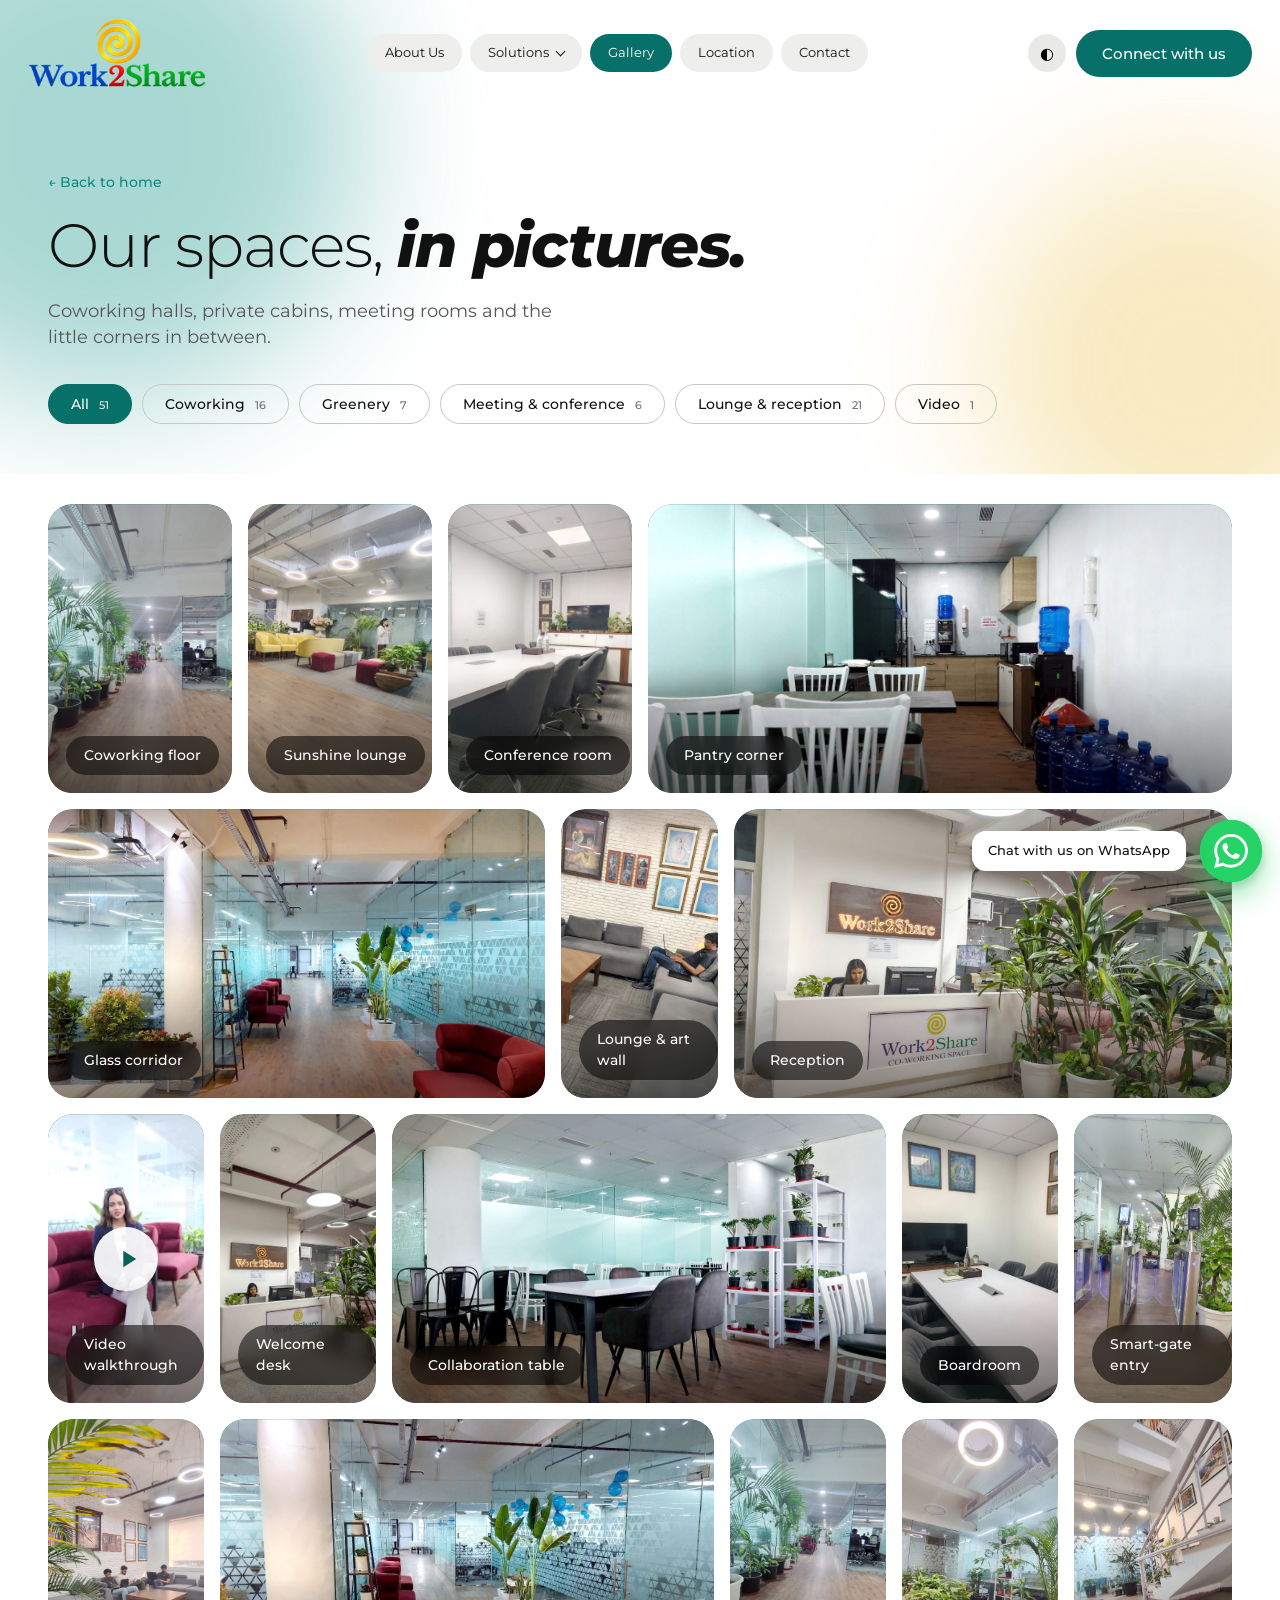
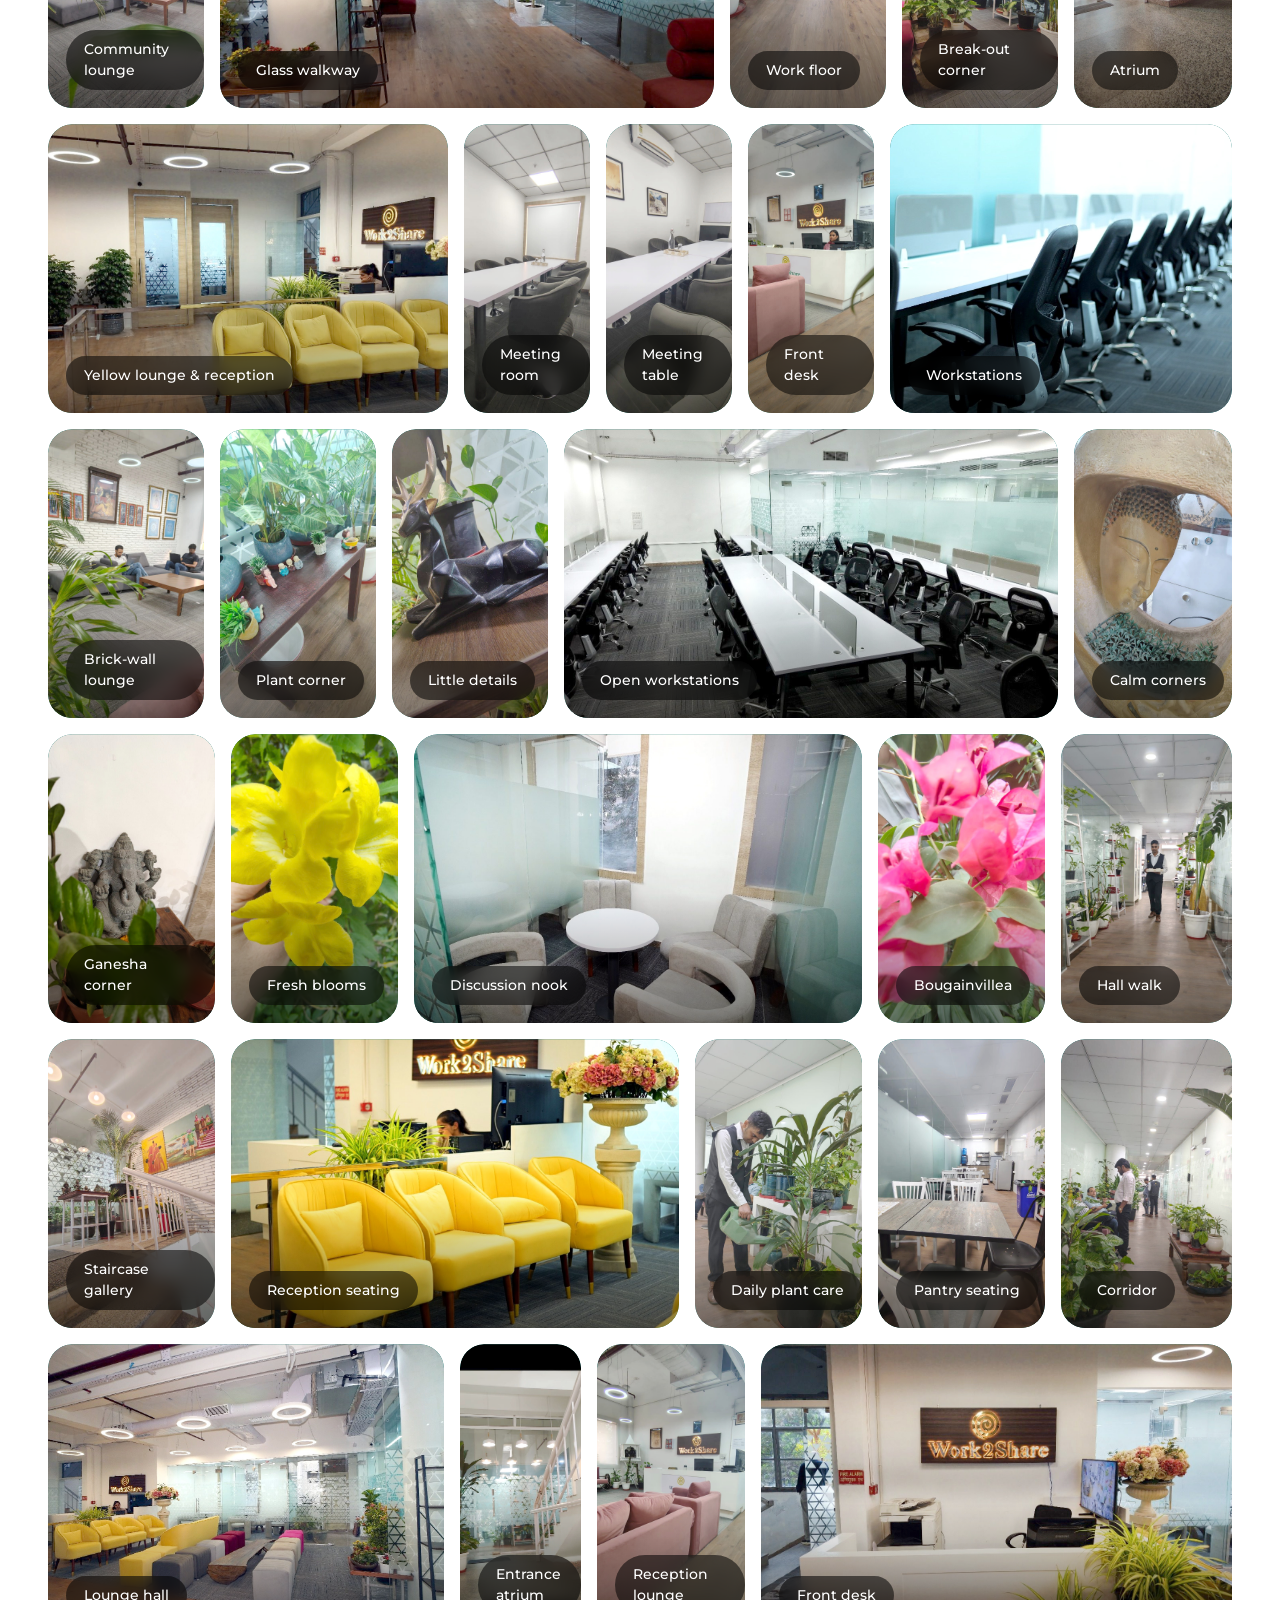
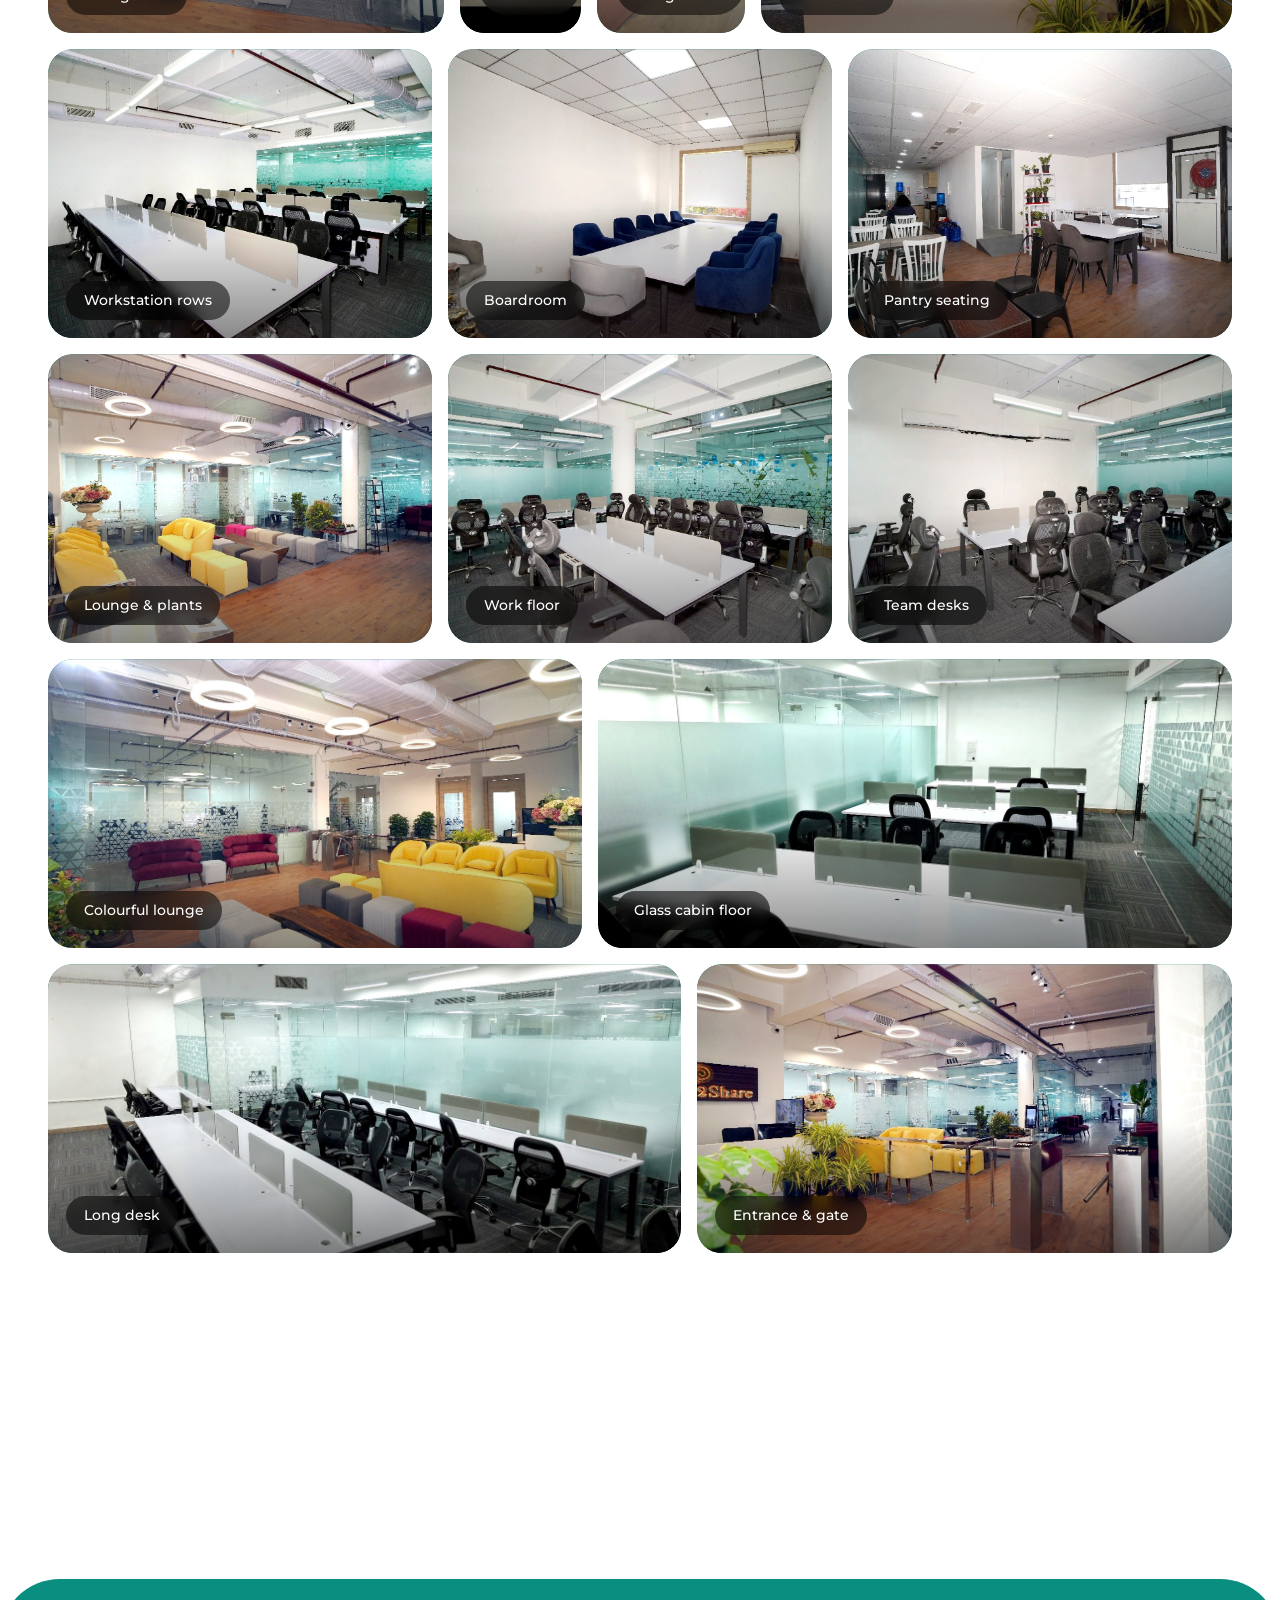
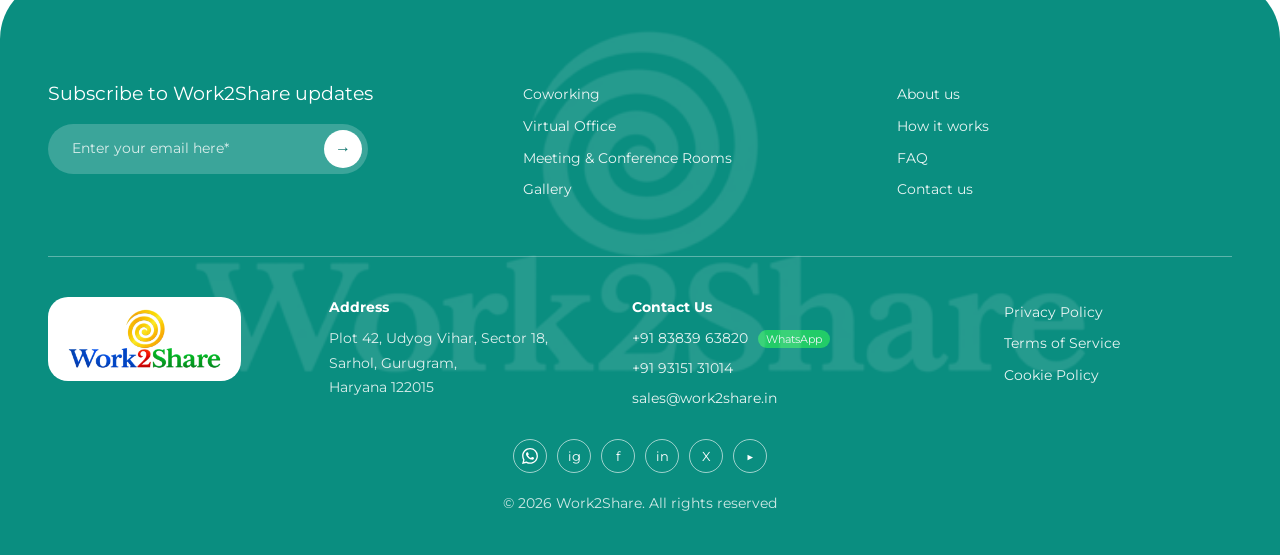
<file: gallery.html>
<!DOCTYPE html>
<html lang="en">
<head>
<meta charset="utf-8">
<meta name="viewport" content="width=device-width, initial-scale=1, viewport-fit=cover">
<meta name="description" content="Photos of Work2Share coworking spaces, cabins and meeting rooms in Udyog Vihar, Gurugram.">
<title>Gallery – Work2Share</title>
<link rel="preconnect" href="https://fonts.googleapis.com">
<link rel="preconnect" href="https://fonts.gstatic.com" crossorigin>
<link href="https://fonts.googleapis.com/css2?family=Montserrat:ital,wght@0,300;0,400;0,500;0,700;0,800;1,700;1,800&display=swap" rel="stylesheet">
<script>try{if(sessionStorage.getItem('w2sTheme')==='dark')document.documentElement.classList.add('dk')}catch(e){}</script>
<link rel="stylesheet" href="css/style.css">
<link rel="stylesheet" href="css/fx.css">
<link rel="stylesheet" href="css/modal.css">
</head>
<body class="pg">
<div id="bar"></div>
<header id="hd"><div class="nav">
<a class="logo" href="index.html" aria-label="Work2Share home"><img src="assets/logo.webp" alt="Work2Share"></a>
<ul class="pills" id="pl"><li><a href="about.html">About Us</a></li><li class="dd"><a href="index.html#offer">Solutions</a><ul class="dm"><li><a href="coworking.html">Coworking</a></li><li><a href="virtual-office.html">Virtual Office</a></li><li><a href="meeting-rooms.html">Meeting &amp; Conference Rooms</a></li></ul></li><li><a href="gallery.html" aria-current="page">Gallery</a></li><li><a href="contact.html#location">Location</a></li><li><a href="contact.html">Contact</a></li></ul>
<div style="display:flex;gap:10px;align-items:center"><button class="tog" id="th" aria-label="Toggle theme">◐</button><a class="btn cta" href="https://wa.me/918383963820?text=Hi%20Work2Share,%20I%20would%20like%20to%20know%20more" target="_blank" rel="noopener"><span>Connect with us</span></a><button class="tog burger" id="bg" aria-label="Menu">☰</button></div>
</div></header>
<main>
<section class="gp-hero"><div class="blob b1"></div><div class="blob b2"></div><div class="wrap"><a class="back" href="index.html">← Back to home</a><h1>Our spaces, <em>in pictures.</em></h1><p>Coworking halls, private cabins, meeting rooms and the little corners in between.</p>
<div class="filters" id="fl"><button class="on" data-f="all">All <small>51</small></button><button data-f="cowork">Coworking <small>16</small></button><button data-f="green">Greenery <small>7</small></button><button data-f="meet">Meeting &amp; conference <small>6</small></button><button data-f="lounge">Lounge &amp; reception <small>21</small></button><button data-f="video">Video <small>1</small></button></div></div></section>
<section class="gp"><div class="wrap"><div class="masonry" id="ms">
<figure class="gt" style="--d:0.00s" data-lb data-ar="0.5625" data-cat="cowork"><div class="ph"><span>Photo</span></div><img data-g="assets/gallery/1" alt="Coworking floor" loading="lazy"><figcaption>Coworking floor</figcaption></figure>
<figure class="gt" style="--d:0.08s" data-lb data-ar="0.5625" data-cat="lounge"><div class="ph"><span>Photo</span></div><img data-g="assets/gallery/2" alt="Sunshine lounge" loading="lazy"><figcaption>Sunshine lounge</figcaption></figure>
<figure class="gt" style="--d:0.16s" data-lb data-ar="0.5625" data-cat="meet"><div class="ph"><span>Photo</span></div><img data-g="assets/gallery/3" alt="Conference room" loading="lazy"><figcaption>Conference room</figcaption></figure>
<figure class="gt" style="--d:0.24s" data-lb data-ar="1.7778" data-cat="lounge"><div class="ph"><span>Photo</span></div><img data-g="assets/gallery/30" alt="Pantry corner" loading="lazy"><figcaption>Pantry corner</figcaption></figure>
<figure class="gt" style="--d:0.00s" data-lb data-ar="1.7778" data-cat="cowork"><div class="ph"><span>Photo</span></div><img data-g="assets/gallery/31" alt="Glass corridor" loading="lazy"><figcaption>Glass corridor</figcaption></figure>
<figure class="gt" style="--d:0.08s" data-lb data-ar="0.5625" data-cat="lounge"><div class="ph"><span>Photo</span></div><img data-g="assets/gallery/4" alt="Lounge &amp; art wall" loading="lazy"><figcaption>Lounge &amp; art wall</figcaption></figure>
<figure class="gt" style="--d:0.16s" data-lb data-ar="1.7778" data-cat="lounge"><div class="ph"><span>Photo</span></div><img data-g="assets/gallery/5" alt="Reception" loading="lazy"><figcaption>Reception</figcaption></figure>
<figure class="gt gt-vid" style="--d:0.16s" data-lb data-video="assets/video/tour.mp4" data-ar="0.5625" data-cat="video"><img src="assets/video/tour-poster.jpg" alt="Video walkthrough" loading="lazy"><span class="play" aria-hidden="true"><svg viewBox="0 0 24 24" fill="currentColor"><path d="M8 5v14l11-7z"/></svg></span><figcaption>Video walkthrough</figcaption></figure>
<figure class="gt" style="--d:0.24s" data-lb data-ar="0.5625" data-cat="lounge"><div class="ph"><span>Photo</span></div><img data-g="assets/gallery/6" alt="Welcome desk" loading="lazy"><figcaption>Welcome desk</figcaption></figure>
<figure class="gt" style="--d:0.00s" data-lb data-ar="1.7778" data-cat="cowork"><div class="ph"><span>Photo</span></div><img data-g="assets/gallery/32" alt="Collaboration table" loading="lazy"><figcaption>Collaboration table</figcaption></figure>
<figure class="gt" style="--d:0.08s" data-lb data-ar="0.5625" data-cat="meet"><div class="ph"><span>Photo</span></div><img data-g="assets/gallery/7" alt="Boardroom" loading="lazy"><figcaption>Boardroom</figcaption></figure>
<figure class="gt" style="--d:0.16s" data-lb data-ar="0.5625" data-cat="cowork"><div class="ph"><span>Photo</span></div><img data-g="assets/gallery/8" alt="Smart-gate entry" loading="lazy"><figcaption>Smart-gate entry</figcaption></figure>
<figure class="gt" style="--d:0.24s" data-lb data-ar="0.5625" data-cat="lounge"><div class="ph"><span>Photo</span></div><img data-g="assets/gallery/9" alt="Community lounge" loading="lazy"><figcaption>Community lounge</figcaption></figure>
<figure class="gt" style="--d:0.00s" data-lb data-ar="1.7778" data-cat="cowork"><div class="ph"><span>Photo</span></div><img data-g="assets/gallery/33" alt="Glass walkway" loading="lazy"><figcaption>Glass walkway</figcaption></figure>
<figure class="gt" style="--d:0.08s" data-lb data-ar="0.5625" data-cat="cowork"><div class="ph"><span>Photo</span></div><img data-g="assets/gallery/10" alt="Work floor" loading="lazy"><figcaption>Work floor</figcaption></figure>
<figure class="gt" style="--d:0.16s" data-lb data-ar="0.5625" data-cat="cowork"><div class="ph"><span>Photo</span></div><img data-g="assets/gallery/11" alt="Break-out corner" loading="lazy"><figcaption>Break-out corner</figcaption></figure>
<figure class="gt" style="--d:0.24s" data-lb data-ar="0.5625" data-cat="lounge"><div class="ph"><span>Photo</span></div><img data-g="assets/gallery/12" alt="Atrium" loading="lazy"><figcaption>Atrium</figcaption></figure>
<figure class="gt" style="--d:0.00s" data-lb data-ar="1.7778" data-cat="lounge"><div class="ph"><span>Photo</span></div><img data-g="assets/gallery/34" alt="Yellow lounge &amp; reception" loading="lazy"><figcaption>Yellow lounge &amp; reception</figcaption></figure>
<figure class="gt" style="--d:0.08s" data-lb data-ar="0.5625" data-cat="meet"><div class="ph"><span>Photo</span></div><img data-g="assets/gallery/13" alt="Meeting room" loading="lazy"><figcaption>Meeting room</figcaption></figure>
<figure class="gt" style="--d:0.16s" data-lb data-ar="0.5625" data-cat="meet"><div class="ph"><span>Photo</span></div><img data-g="assets/gallery/14" alt="Meeting table" loading="lazy"><figcaption>Meeting table</figcaption></figure>
<figure class="gt" style="--d:0.24s" data-lb data-ar="0.5625" data-cat="lounge"><div class="ph"><span>Photo</span></div><img data-g="assets/gallery/15" alt="Front desk" loading="lazy"><figcaption>Front desk</figcaption></figure>
<figure class="gt" style="--d:0.00s" data-lb data-ar="1.5006" data-cat="cowork"><div class="ph"><span>Photo</span></div><img data-g="assets/gallery/35" alt="Workstations" loading="lazy"><figcaption>Workstations</figcaption></figure>
<figure class="gt" style="--d:0.08s" data-lb data-ar="0.5625" data-cat="lounge"><div class="ph"><span>Photo</span></div><img data-g="assets/gallery/16" alt="Brick-wall lounge" loading="lazy"><figcaption>Brick-wall lounge</figcaption></figure>
<figure class="gt" style="--d:0.16s" data-lb data-ar="0.5625" data-cat="green"><div class="ph"><span>Photo</span></div><img data-g="assets/gallery/17" alt="Plant corner" loading="lazy"><figcaption>Plant corner</figcaption></figure>
<figure class="gt" style="--d:0.24s" data-lb data-ar="0.5625" data-cat="green"><div class="ph"><span>Photo</span></div><img data-g="assets/gallery/18" alt="Little details" loading="lazy"><figcaption>Little details</figcaption></figure>
<figure class="gt" style="--d:0.00s" data-lb data-ar="1.7778" data-cat="cowork"><div class="ph"><span>Photo</span></div><img data-g="assets/gallery/36" alt="Open workstations" loading="lazy"><figcaption>Open workstations</figcaption></figure>
<figure class="gt" style="--d:0.08s" data-lb data-ar="0.5625" data-cat="green"><div class="ph"><span>Photo</span></div><img data-g="assets/gallery/19" alt="Calm corners" loading="lazy"><figcaption>Calm corners</figcaption></figure>
<figure class="gt" style="--d:0.16s" data-lb data-ar="0.5625" data-cat="green"><div class="ph"><span>Photo</span></div><img data-g="assets/gallery/20" alt="Ganesha corner" loading="lazy"><figcaption>Ganesha corner</figcaption></figure>
<figure class="gt" style="--d:0.24s" data-lb data-ar="0.5625" data-cat="green"><div class="ph"><span>Photo</span></div><img data-g="assets/gallery/21" alt="Fresh blooms" loading="lazy"><figcaption>Fresh blooms</figcaption></figure>
<figure class="gt" style="--d:0.00s" data-lb data-ar="1.5006" data-cat="meet"><div class="ph"><span>Photo</span></div><img data-g="assets/gallery/37" alt="Discussion nook" loading="lazy"><figcaption>Discussion nook</figcaption></figure>
<figure class="gt" style="--d:0.08s" data-lb data-ar="0.5625" data-cat="green"><div class="ph"><span>Photo</span></div><img data-g="assets/gallery/22" alt="Bougainvillea" loading="lazy"><figcaption>Bougainvillea</figcaption></figure>
<figure class="gt" style="--d:0.16s" data-lb data-ar="0.5625" data-cat="cowork"><div class="ph"><span>Photo</span></div><img data-g="assets/gallery/23" alt="Hall walk" loading="lazy"><figcaption>Hall walk</figcaption></figure>
<figure class="gt" style="--d:0.24s" data-lb data-ar="0.5625" data-cat="lounge"><div class="ph"><span>Photo</span></div><img data-g="assets/gallery/24" alt="Staircase gallery" loading="lazy"><figcaption>Staircase gallery</figcaption></figure>
<figure class="gt" style="--d:0.00s" data-lb data-ar="1.5006" data-cat="lounge"><div class="ph"><span>Photo</span></div><img data-g="assets/gallery/38" alt="Reception seating" loading="lazy"><figcaption>Reception seating</figcaption></figure>
<figure class="gt" style="--d:0.08s" data-lb data-ar="0.5625" data-cat="green"><div class="ph"><span>Photo</span></div><img data-g="assets/gallery/25" alt="Daily plant care" loading="lazy"><figcaption>Daily plant care</figcaption></figure>
<figure class="gt" style="--d:0.16s" data-lb data-ar="0.5625" data-cat="lounge"><div class="ph"><span>Photo</span></div><img data-g="assets/gallery/26" alt="Pantry seating" loading="lazy"><figcaption>Pantry seating</figcaption></figure>
<figure class="gt" style="--d:0.24s" data-lb data-ar="0.5625" data-cat="cowork"><div class="ph"><span>Photo</span></div><img data-g="assets/gallery/27" alt="Corridor" loading="lazy"><figcaption>Corridor</figcaption></figure>
<figure class="gt" style="--d:0.00s" data-lb data-ar="1.5006" data-cat="lounge"><div class="ph"><span>Photo</span></div><img data-g="assets/gallery/39" alt="Lounge hall" loading="lazy"><figcaption>Lounge hall</figcaption></figure>
<figure class="gt" style="--d:0.08s" data-lb data-ar="0.4589" data-cat="lounge"><div class="ph"><span>Photo</span></div><img data-g="assets/gallery/28" alt="Entrance atrium" loading="lazy"><figcaption>Entrance atrium</figcaption></figure>
<figure class="gt" style="--d:0.16s" data-lb data-ar="0.5625" data-cat="lounge"><div class="ph"><span>Photo</span></div><img data-g="assets/gallery/29" alt="Reception lounge" loading="lazy"><figcaption>Reception lounge</figcaption></figure>
<figure class="gt" style="--d:0.24s" data-lb data-ar="1.7778" data-cat="lounge"><div class="ph"><span>Photo</span></div><img data-g="assets/gallery/40" alt="Front desk" loading="lazy"><figcaption>Front desk</figcaption></figure>
<figure class="gt" style="--d:0.00s" data-lb data-ar="1.5006" data-cat="cowork"><div class="ph"><span>Photo</span></div><img data-g="assets/gallery/41" alt="Workstation rows" loading="lazy"><figcaption>Workstation rows</figcaption></figure>
<figure class="gt" style="--d:0.08s" data-lb data-ar="1.5006" data-cat="meet"><div class="ph"><span>Photo</span></div><img data-g="assets/gallery/42" alt="Boardroom" loading="lazy"><figcaption>Boardroom</figcaption></figure>
<figure class="gt" style="--d:0.16s" data-lb data-ar="1.5006" data-cat="lounge"><div class="ph"><span>Photo</span></div><img data-g="assets/gallery/43" alt="Pantry seating" loading="lazy"><figcaption>Pantry seating</figcaption></figure>
<figure class="gt" style="--d:0.24s" data-lb data-ar="1.5006" data-cat="lounge"><div class="ph"><span>Photo</span></div><img data-g="assets/gallery/44" alt="Lounge &amp; plants" loading="lazy"><figcaption>Lounge &amp; plants</figcaption></figure>
<figure class="gt" style="--d:0.00s" data-lb data-ar="1.5006" data-cat="cowork"><div class="ph"><span>Photo</span></div><img data-g="assets/gallery/45" alt="Work floor" loading="lazy"><figcaption>Work floor</figcaption></figure>
<figure class="gt" style="--d:0.08s" data-lb data-ar="1.5006" data-cat="cowork"><div class="ph"><span>Photo</span></div><img data-g="assets/gallery/46" alt="Team desks" loading="lazy"><figcaption>Team desks</figcaption></figure>
<figure class="gt" style="--d:0.16s" data-lb data-ar="1.5006" data-cat="lounge"><div class="ph"><span>Photo</span></div><img data-g="assets/gallery/47" alt="Colourful lounge" loading="lazy"><figcaption>Colourful lounge</figcaption></figure>
<figure class="gt" style="--d:0.24s" data-lb data-ar="1.7778" data-cat="cowork"><div class="ph"><span>Photo</span></div><img data-g="assets/gallery/48" alt="Glass cabin floor" loading="lazy"><figcaption>Glass cabin floor</figcaption></figure>
<figure class="gt" style="--d:0.00s" data-lb data-ar="1.7778" data-cat="cowork"><div class="ph"><span>Photo</span></div><img data-g="assets/gallery/49" alt="Long desk" loading="lazy"><figcaption>Long desk</figcaption></figure>
<figure class="gt" style="--d:0.08s" data-lb data-ar="1.5006" data-cat="lounge"><div class="ph"><span>Photo</span></div><img data-g="assets/gallery/50" alt="Entrance &amp; gate" loading="lazy"><figcaption>Entrance &amp; gate</figcaption></figure>
</div>
<div class="gp-cta rv"><h2>Like what you see? <em>Come visit.</em></h2><a class="btn wa-b" href="https://wa.me/918383963820?text=Hi%20Work2Share,%20I%20want%20to%20book%20a%20tour" target="_blank" rel="noopener"><svg viewBox="0 0 24 24" fill="currentColor" aria-hidden="true"><path d="M17.472 14.382c-.297-.149-1.758-.867-2.03-.967-.273-.099-.471-.148-.67.15-.197.297-.767.966-.94 1.164-.173.199-.347.223-.644.075-.297-.15-1.255-.463-2.39-1.475-.883-.788-1.48-1.761-1.653-2.059-.173-.297-.018-.458.13-.606.134-.133.298-.347.446-.52.149-.174.198-.298.298-.497.099-.198.05-.371-.025-.52-.075-.149-.669-1.612-.916-2.207-.242-.579-.487-.5-.669-.51-.173-.008-.371-.01-.57-.01-.198 0-.52.074-.792.372-.272.297-1.04 1.016-1.04 2.479 0 1.462 1.065 2.875 1.213 3.074.149.198 2.096 3.2 5.077 4.487.709.306 1.262.489 1.694.625.712.227 1.36.195 1.871.118.571-.085 1.758-.719 2.006-1.413.248-.694.248-1.289.173-1.413-.074-.124-.272-.198-.57-.347m-5.421 7.403h-.004a9.87 9.87 0 01-5.031-1.378l-.361-.214-3.741.982.998-3.648-.235-.374a9.86 9.86 0 01-1.51-5.26c.001-5.45 4.436-9.884 9.888-9.884 2.64 0 5.122 1.03 6.988 2.898a9.825 9.825 0 012.893 6.994c-.003 5.45-4.437 9.884-9.885 9.884m8.413-18.297A11.815 11.815 0 0012.05 0C5.495 0 .16 5.335.157 11.892c0 2.096.547 4.142 1.588 5.945L.057 24l6.305-1.654a11.882 11.882 0 005.683 1.448h.005c6.554 0 11.89-5.335 11.893-11.893a11.821 11.821 0 00-3.48-8.413z"/></svg><span>Book a tour on WhatsApp</span></a></div></div></section>
</main>
<footer id="footer"><div class="wrap">
<div class="fg"><div><p style="font-size:1.2rem">Subscribe to Work2Share updates</p><form class="nl" onsubmit="return false"><input placeholder="Enter your email here*" aria-label="Email"><button aria-label="Subscribe">→</button></form></div>
<div><a href="coworking.html">Coworking</a><a href="virtual-office.html">Virtual Office</a><a href="meeting-rooms.html">Meeting &amp; Conference Rooms</a><a href="gallery.html">Gallery</a></div><div><a href="about.html">About us</a><a href="index.html#how">How it works</a><a href="faq.html">FAQ</a><a href="contact.html">Contact us</a></div></div>
<div class="f2"><a class="flogo" href="index.html#top"><img src="assets/logo.webp" alt="Work2Share"></a><div><strong>Address</strong><p class="fa">Plot 42, Udyog Vihar, Sector 18,<br>Sarhol, Gurugram,<br>Haryana 122015</p></div><div class="fcon"><strong>Contact Us</strong><a href="https://wa.me/918383963820" target="_blank" rel="noopener">+91 83839 63820 <small>WhatsApp</small></a><a href="tel:+919315131014">+91 93151 31014</a><a href="mailto:sales@work2share.in">sales@work2share.in</a></div><div><a href="#">Privacy Policy</a><a href="#">Terms of Service</a><a href="#">Cookie Policy</a></div></div>
<div class="big" aria-hidden="true"><img src="assets/logo.webp" alt=""></div>
<div class="soc"><a href="https://wa.me/918383963820" target="_blank" rel="noopener" aria-label="WhatsApp"><svg viewBox="0 0 24 24" fill="currentColor" aria-hidden="true"><path d="M17.472 14.382c-.297-.149-1.758-.867-2.03-.967-.273-.099-.471-.148-.67.15-.197.297-.767.966-.94 1.164-.173.199-.347.223-.644.075-.297-.15-1.255-.463-2.39-1.475-.883-.788-1.48-1.761-1.653-2.059-.173-.297-.018-.458.13-.606.134-.133.298-.347.446-.52.149-.174.198-.298.298-.497.099-.198.05-.371-.025-.52-.075-.149-.669-1.612-.916-2.207-.242-.579-.487-.5-.669-.51-.173-.008-.371-.01-.57-.01-.198 0-.52.074-.792.372-.272.297-1.04 1.016-1.04 2.479 0 1.462 1.065 2.875 1.213 3.074.149.198 2.096 3.2 5.077 4.487.709.306 1.262.489 1.694.625.712.227 1.36.195 1.871.118.571-.085 1.758-.719 2.006-1.413.248-.694.248-1.289.173-1.413-.074-.124-.272-.198-.57-.347m-5.421 7.403h-.004a9.87 9.87 0 01-5.031-1.378l-.361-.214-3.741.982.998-3.648-.235-.374a9.86 9.86 0 01-1.51-5.26c.001-5.45 4.436-9.884 9.888-9.884 2.64 0 5.122 1.03 6.988 2.898a9.825 9.825 0 012.893 6.994c-.003 5.45-4.437 9.884-9.885 9.884m8.413-18.297A11.815 11.815 0 0012.05 0C5.495 0 .16 5.335.157 11.892c0 2.096.547 4.142 1.588 5.945L.057 24l6.305-1.654a11.882 11.882 0 005.683 1.448h.005c6.554 0 11.89-5.335 11.893-11.893a11.821 11.821 0 00-3.48-8.413z"/></svg></a><a href="#" aria-label="Instagram">ig</a><a href="#" aria-label="Facebook">f</a><a href="#" aria-label="LinkedIn">in</a><a href="#" aria-label="X">X</a><a href="#" aria-label="YouTube">▶</a></div><p style="text-align:center;opacity:.8;margin-top:20px">© 2026 Work2Share. All rights reserved</p>
</div></footer>
<script src="js/page.js"></script>
<script src="js/common.js"></script>
<script src="js/fx.js"></script>
<script src="js/modal.js"></script>
</body>
</html>
</file>
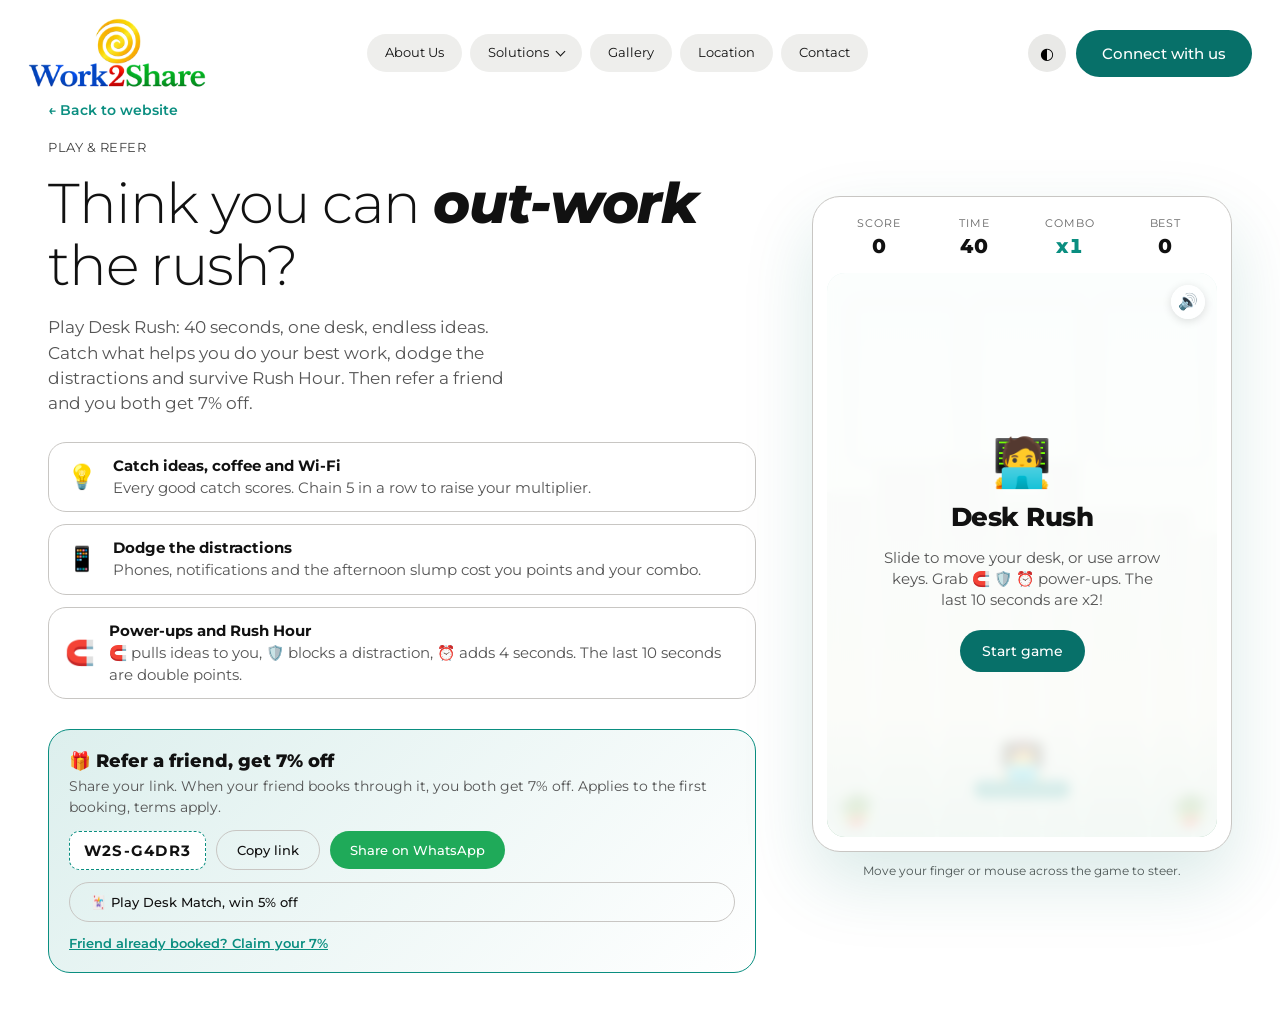
<file: game.html>
<!DOCTYPE html>
<html lang="en">
<head>
<meta charset="utf-8">
<meta name="viewport" content="width=device-width, initial-scale=1, viewport-fit=cover">
<meta name="description" content="Play Desk Rush by Work2Share, a 40 second game. Refer a friend and you both get 7% off your first booking.">
<title>Desk Rush: Play &amp; Refer – Work2Share</title>
<link rel="preconnect" href="https://fonts.googleapis.com">
<link rel="preconnect" href="https://fonts.gstatic.com" crossorigin>
<link href="https://fonts.googleapis.com/css2?family=Montserrat:ital,wght@0,300;0,400;0,500;0,700;0,800;1,700;1,800&display=swap" rel="stylesheet">
<script>try{if(sessionStorage.getItem('w2sTheme')==='dark')document.documentElement.classList.add('dk')}catch(e){}</script>
<link rel="stylesheet" href="css/style.css">
<link rel="stylesheet" href="css/fx.css">
<link rel="stylesheet" href="css/modal.css">
<link rel="stylesheet" href="css/game.css">
</head>
<body class="pg gpg">
<div id="bar"></div>
<header id="hd"><div class="nav">
<a class="logo" href="index.html" aria-label="Work2Share home"><img src="assets/logo.webp" alt="Work2Share"></a>
<ul class="pills" id="pl"><li><a href="about.html">About Us</a></li><li class="dd"><a href="index.html#offer">Solutions</a><ul class="dm"><li><a href="coworking.html">Coworking</a></li><li><a href="virtual-office.html">Virtual Office</a></li><li><a href="meeting-rooms.html">Meeting &amp; Conference Rooms</a></li></ul></li><li><a href="gallery.html">Gallery</a></li><li><a href="contact.html#location">Location</a></li><li><a href="contact.html">Contact</a></li></ul>
<div style="display:flex;gap:10px;align-items:center"><button class="tog" id="th" aria-label="Toggle theme">◐</button><a class="btn cta" href="https://wa.me/918383963820?text=Hi%20Work2Share,%20I%20would%20like%20to%20know%20more" target="_blank" rel="noopener"><span>Connect with us</span></a><button class="tog burger" id="bg" aria-label="Menu">☰</button></div>
</div></header>
<main>
<section class="game" id="game"><div class="wrap gw">
<div><nav class="crumb gcrumb"><a href="index.html">← Back to website</a></nav><span class="eyebrow">PLAY &amp; REFER</span><h1 class="gh1">Think you can <em>out-work</em> the rush?</h1>
<p class="gmp">Play Desk Rush: 40 seconds, one desk, endless ideas. Catch what helps you do your best work, dodge the distractions and survive Rush Hour. Then refer a friend and you both get 7% off.</p>
<ul class="gl"><li><b>💡</b><div><strong>Catch ideas, coffee and Wi-Fi</strong><span>Every good catch scores. Chain 5 in a row to raise your multiplier.</span></div></li><li><b>📱</b><div><strong>Dodge the distractions</strong><span>Phones, notifications and the afternoon slump cost you points and your combo.</span></div></li><li><b>🧲</b><div><strong>Power-ups and Rush Hour</strong><span>🧲 pulls ideas to you, 🛡️ blocks a distraction, ⏰ adds 4 seconds. The last 10 seconds are double points.</span></div></li></ul>
<div class="gref"><div class="gref-t"><b>🎁 Refer a friend, get 7% off</b><span>Share your link. When your friend books through it, you both get 7% off. Applies to the first booking, terms apply.</span></div>
<p class="gref-in" id="refIn" hidden>🎁 You were invited with code <b id="refFrom"></b>. <a id="refGet" target="_blank" rel="noopener" href="#">Claim your 7% off</a></p>
<div class="gref-c"><code id="refCode">W2S-•••••</code><button class="btn gh" id="refCopy" type="button"><span>Copy link</span></button><a class="btn wa-b" id="refWa" target="_blank" rel="noopener" href="#"><span>Share on WhatsApp</span></a></div>
<a class="btn gh" href="match.html"><span>🃏 Play Desk Match, win 5% off</span></a>
<a class="gref-s" id="refClaim" target="_blank" rel="noopener" href="#">Friend already booked? Claim your 7%</a></div>
</div>
<div class="gcol"><div class="gbox" id="gbox"><div class="ghud"><div><small>Score</small><b id="gScore">0</b></div><div><small>Time</small><b id="gTime">40</b></div><div class="gc"><small>Combo</small><b id="gCombo">x1</b></div><div><small>Best</small><b id="gBest">0</b></div></div>
<div class="gstage"><button class="gmute" id="gMute" type="button" aria-label="Turn sound off">🔊</button><canvas id="gcv" width="360" height="520" aria-label="Desk Rush game. Move your desk left and right to catch good items."></canvas>
<div class="gov" id="gov"><div class="ge">🧑‍💻</div><h3>Desk Rush</h3><p>Slide to move your desk, or use arrow keys. Grab 🧲 🛡️ ⏰ power-ups. The last 10 seconds are x2!</p><div class="gb"><button class="btn" id="gStart" type="button"><span>Start game</span></button></div></div></div></div>
<p class="gnote">Move your finger or mouse across the game to steer.</p></div>
</div></section>
</main>
<script src="js/page.js"></script>
<script src="js/common.js"></script>
<script src="js/refer.js"></script>
<script src="js/game.js"></script>
</body>
</html>
</file>
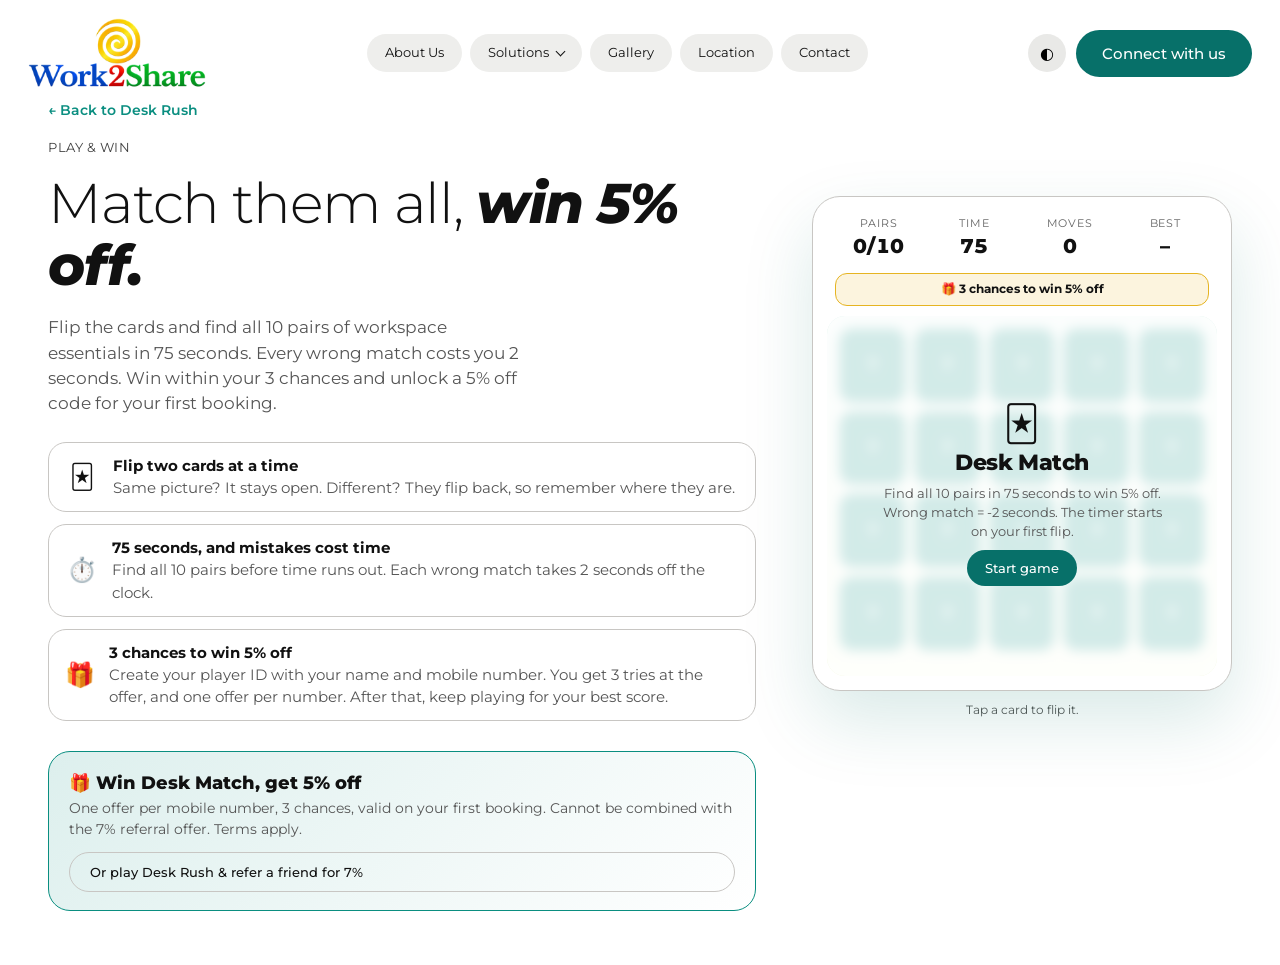
<file: match.html>
<!DOCTYPE html>
<html lang="en">
<head>
<meta charset="utf-8">
<meta name="viewport" content="width=device-width, initial-scale=1, viewport-fit=cover">
<meta name="description" content="Play Desk Match by Work2Share. Match all 10 pairs in 75 seconds and win 5% off your first booking.">
<title>Desk Match: Win 5% Off – Work2Share</title>
<link rel="preconnect" href="https://fonts.googleapis.com">
<link rel="preconnect" href="https://fonts.gstatic.com" crossorigin>
<link href="https://fonts.googleapis.com/css2?family=Montserrat:ital,wght@0,300;0,400;0,500;0,700;0,800;1,700;1,800&display=swap" rel="stylesheet">
<script>try{if(sessionStorage.getItem('w2sTheme')==='dark')document.documentElement.classList.add('dk')}catch(e){}</script>
<link rel="stylesheet" href="css/style.css">
<link rel="stylesheet" href="css/fx.css">
<link rel="stylesheet" href="css/modal.css">
<link rel="stylesheet" href="css/game.css">
<link rel="stylesheet" href="css/match.css">
</head>
<body class="pg gpg mpg">
<div id="bar"></div>
<header id="hd"><div class="nav">
<a class="logo" href="index.html" aria-label="Work2Share home"><img src="assets/logo.webp" alt="Work2Share"></a>
<ul class="pills" id="pl"><li><a href="about.html">About Us</a></li><li class="dd"><a href="index.html#offer">Solutions</a><ul class="dm"><li><a href="coworking.html">Coworking</a></li><li><a href="virtual-office.html">Virtual Office</a></li><li><a href="meeting-rooms.html">Meeting &amp; Conference Rooms</a></li></ul></li><li><a href="gallery.html">Gallery</a></li><li><a href="contact.html#location">Location</a></li><li><a href="contact.html">Contact</a></li></ul>
<div style="display:flex;gap:10px;align-items:center"><button class="tog" id="th" aria-label="Toggle theme">◐</button><a class="btn cta" href="https://wa.me/918383963820?text=Hi%20Work2Share,%20I%20would%20like%20to%20know%20more" target="_blank" rel="noopener"><span>Connect with us</span></a><button class="tog burger" id="bg" aria-label="Menu">☰</button></div>
</div></header>
<main>
<section class="game mgame" id="game"><div class="wrap gw">
<div><nav class="crumb gcrumb"><a href="game.html">← Back to Desk Rush</a></nav><span class="eyebrow">PLAY &amp; WIN</span><h1 class="gh1">Match them all, <em>win 5% off.</em></h1>
<p class="gmp">Flip the cards and find all 10 pairs of workspace essentials in 75 seconds. Every wrong match costs you 2 seconds. Win within your 3 chances and unlock a 5% off code for your first booking.</p>
<ul class="gl"><li><b>🃏</b><div><strong>Flip two cards at a time</strong><span>Same picture? It stays open. Different? They flip back, so remember where they are.</span></div></li><li><b>⏱️</b><div><strong>75 seconds, and mistakes cost time</strong><span>Find all 10 pairs before time runs out. Each wrong match takes 2 seconds off the clock.</span></div></li><li><b>🎁</b><div><strong>3 chances to win 5% off</strong><span>Create your player ID with your name and mobile number. You get 3 tries at the offer, and one offer per number. After that, keep playing for your best score.</span></div></li></ul>
<div class="gref mterms"><div class="gref-t"><b>🎁 Win Desk Match, get 5% off</b><span>One offer per mobile number, 3 chances, valid on your first booking. Cannot be combined with the 7% referral offer. Terms apply.</span></div>
<a class="btn gh" href="game.html"><span>Or play Desk Rush &amp; refer a friend for 7%</span></a></div>
</div>
<div class="gcol"><div class="gbox" id="mbox"><div class="ghud"><div><small>Pairs</small><b id="mPairs">0/10</b></div><div><small>Time</small><b id="mTime">75</b></div><div><small>Moves</small><b id="mMoves">0</b></div><div><small>Best</small><b id="mBest">–</b></div></div>
<p class="mchance" id="mChance" aria-live="polite"></p>
<div class="mstage"><div class="mgrid" id="mgrid" role="group" aria-label="Memory cards"></div>
<div class="gov" id="mov"><div class="ge">🃏</div><h3>Desk Match</h3><p>Find all 10 pairs in 75 seconds to win 5% off. Wrong match = -2 seconds. The timer starts on your first flip.</p><div class="gb"><button class="btn" id="mStart" type="button"><span>Start game</span></button></div></div></div></div>
<p class="gnote">Tap a card to flip it.</p></div>
</div></section>
</main>
<script src="js/page.js"></script>
<script src="js/common.js"></script>
<script src="js/match.js"></script>
</body>
</html>
</file>
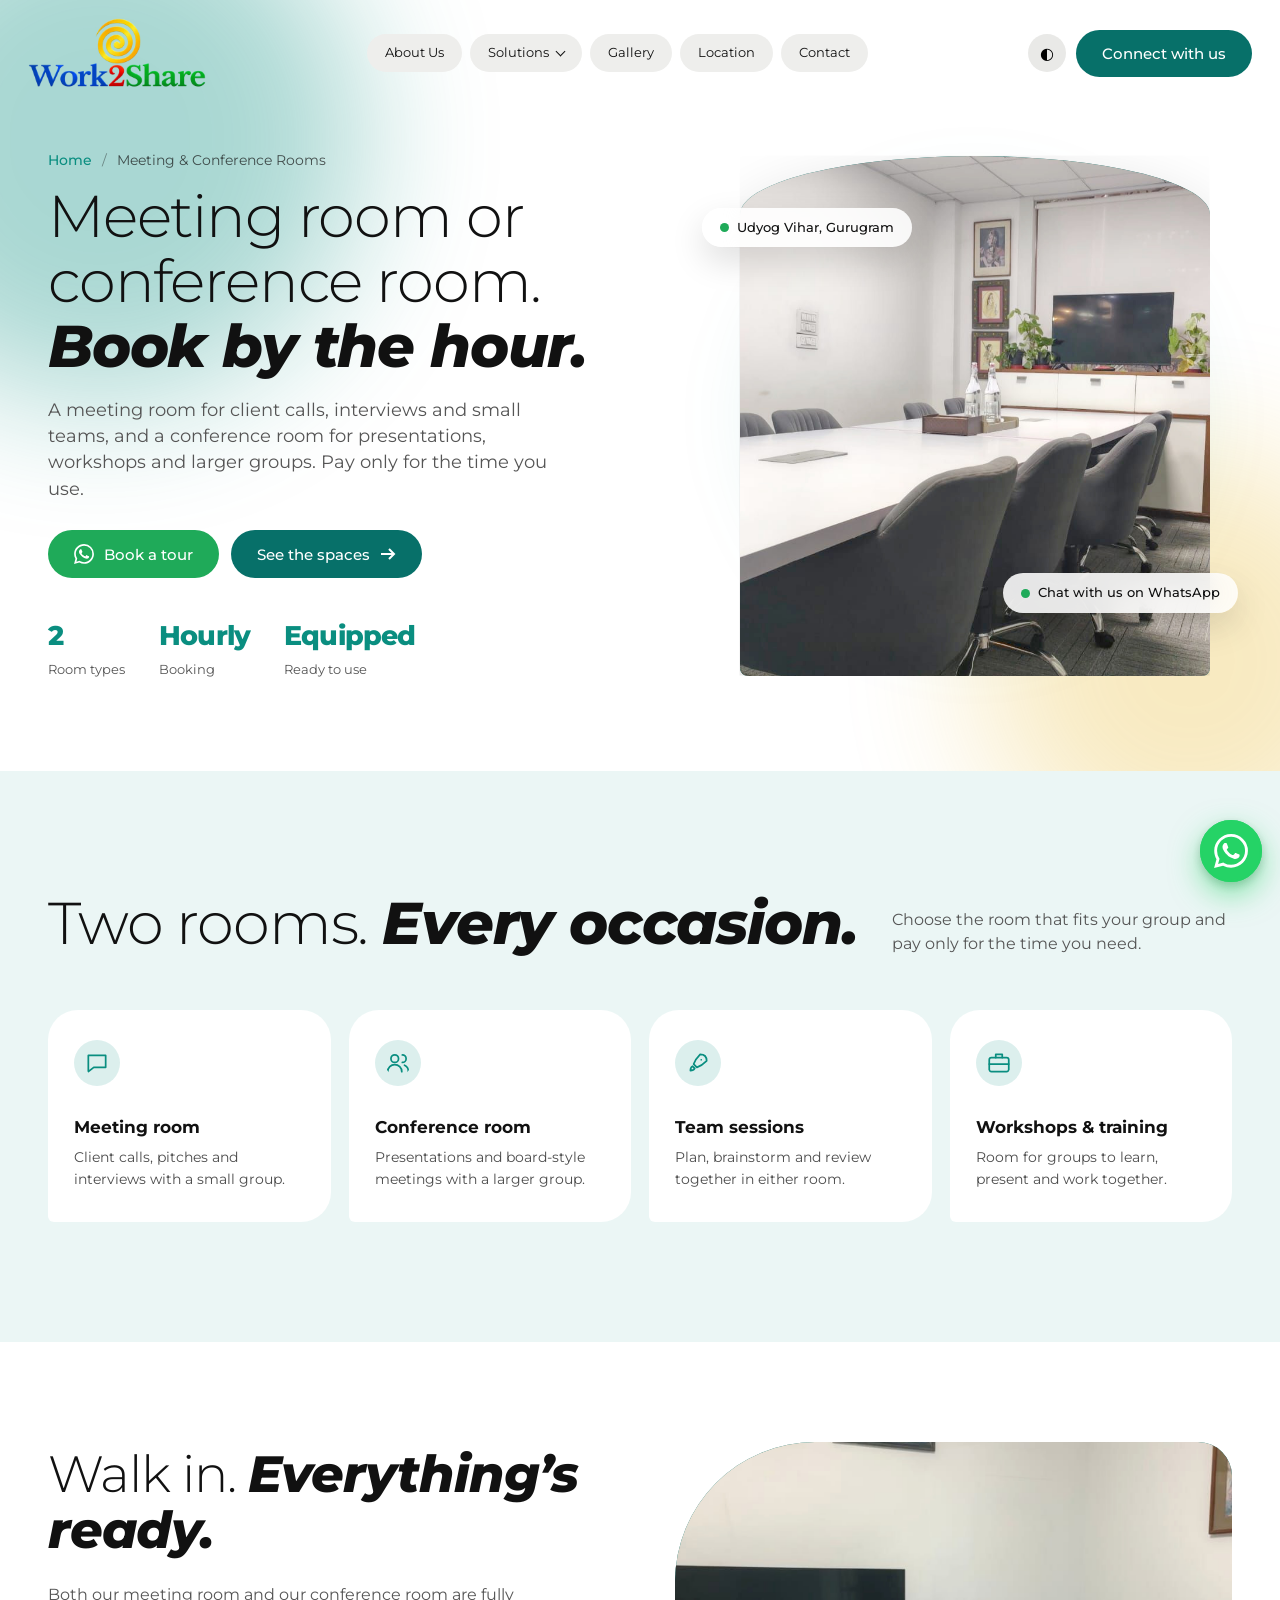
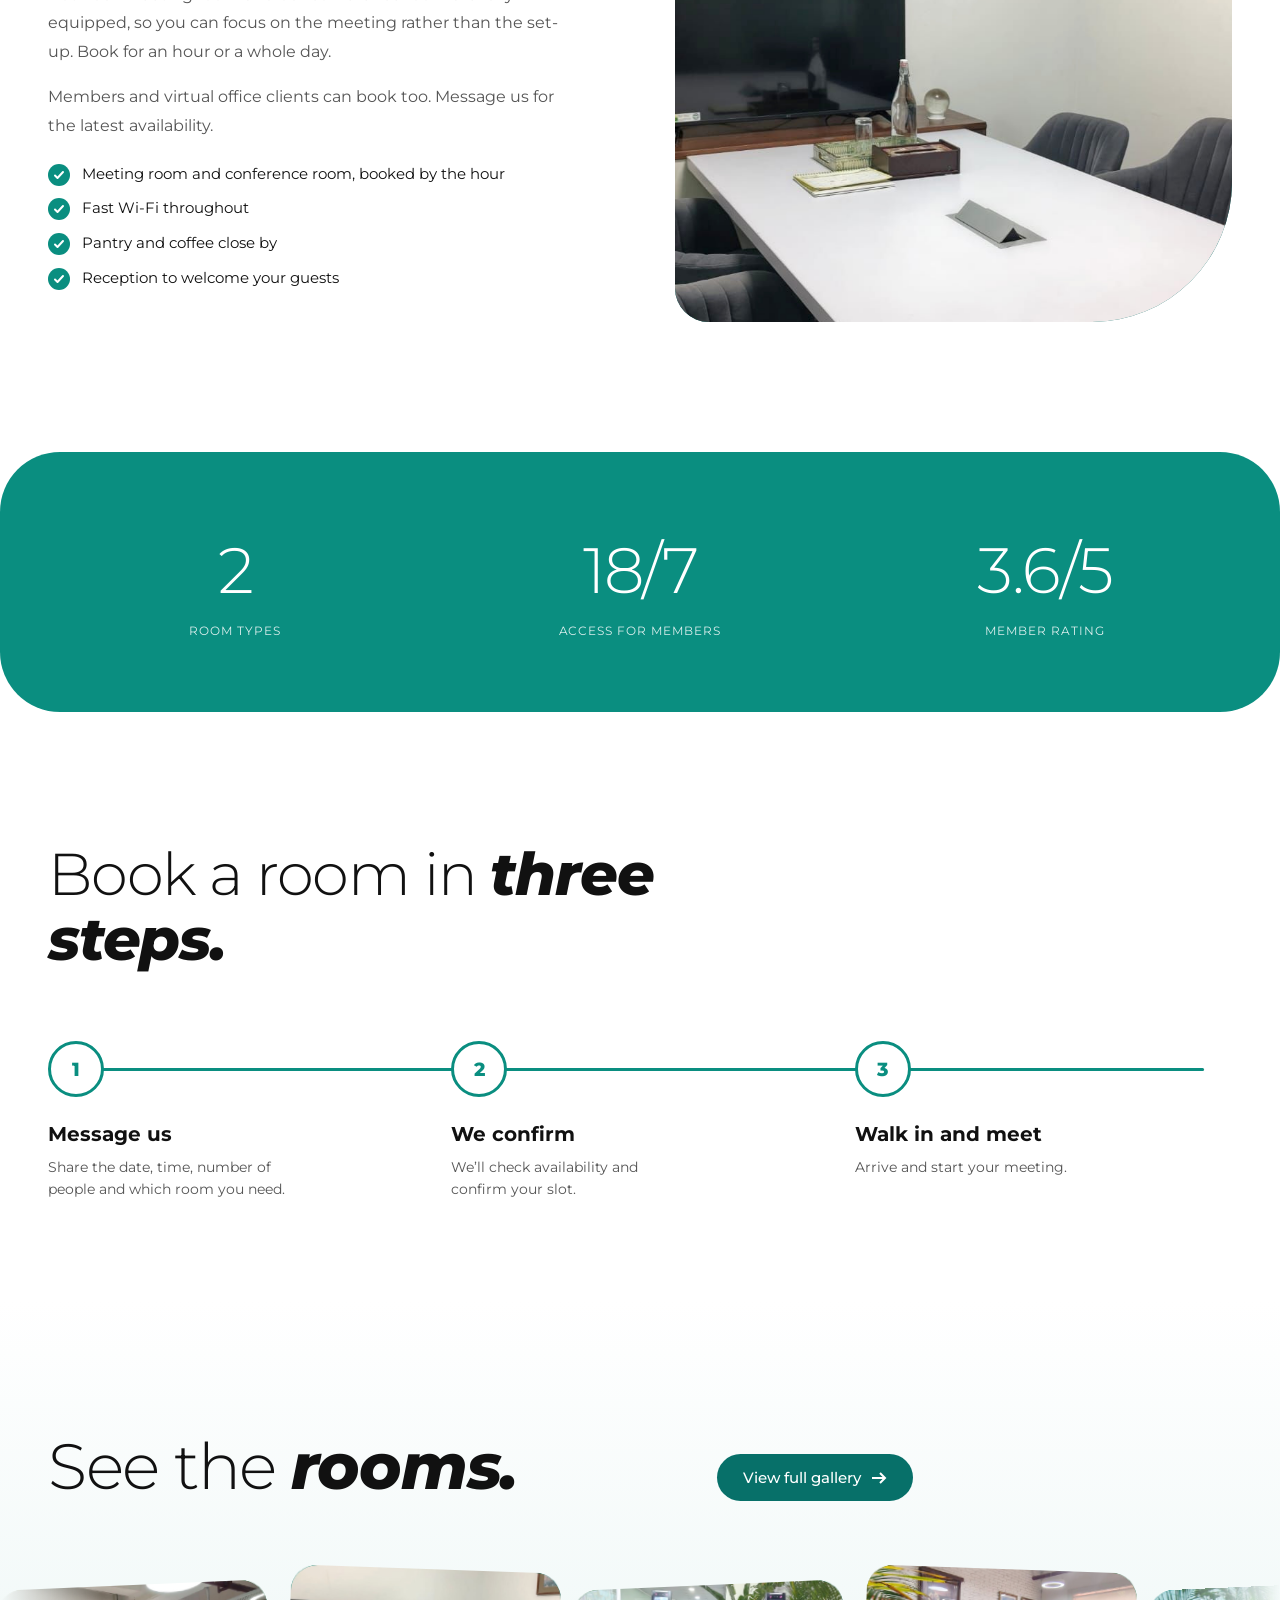
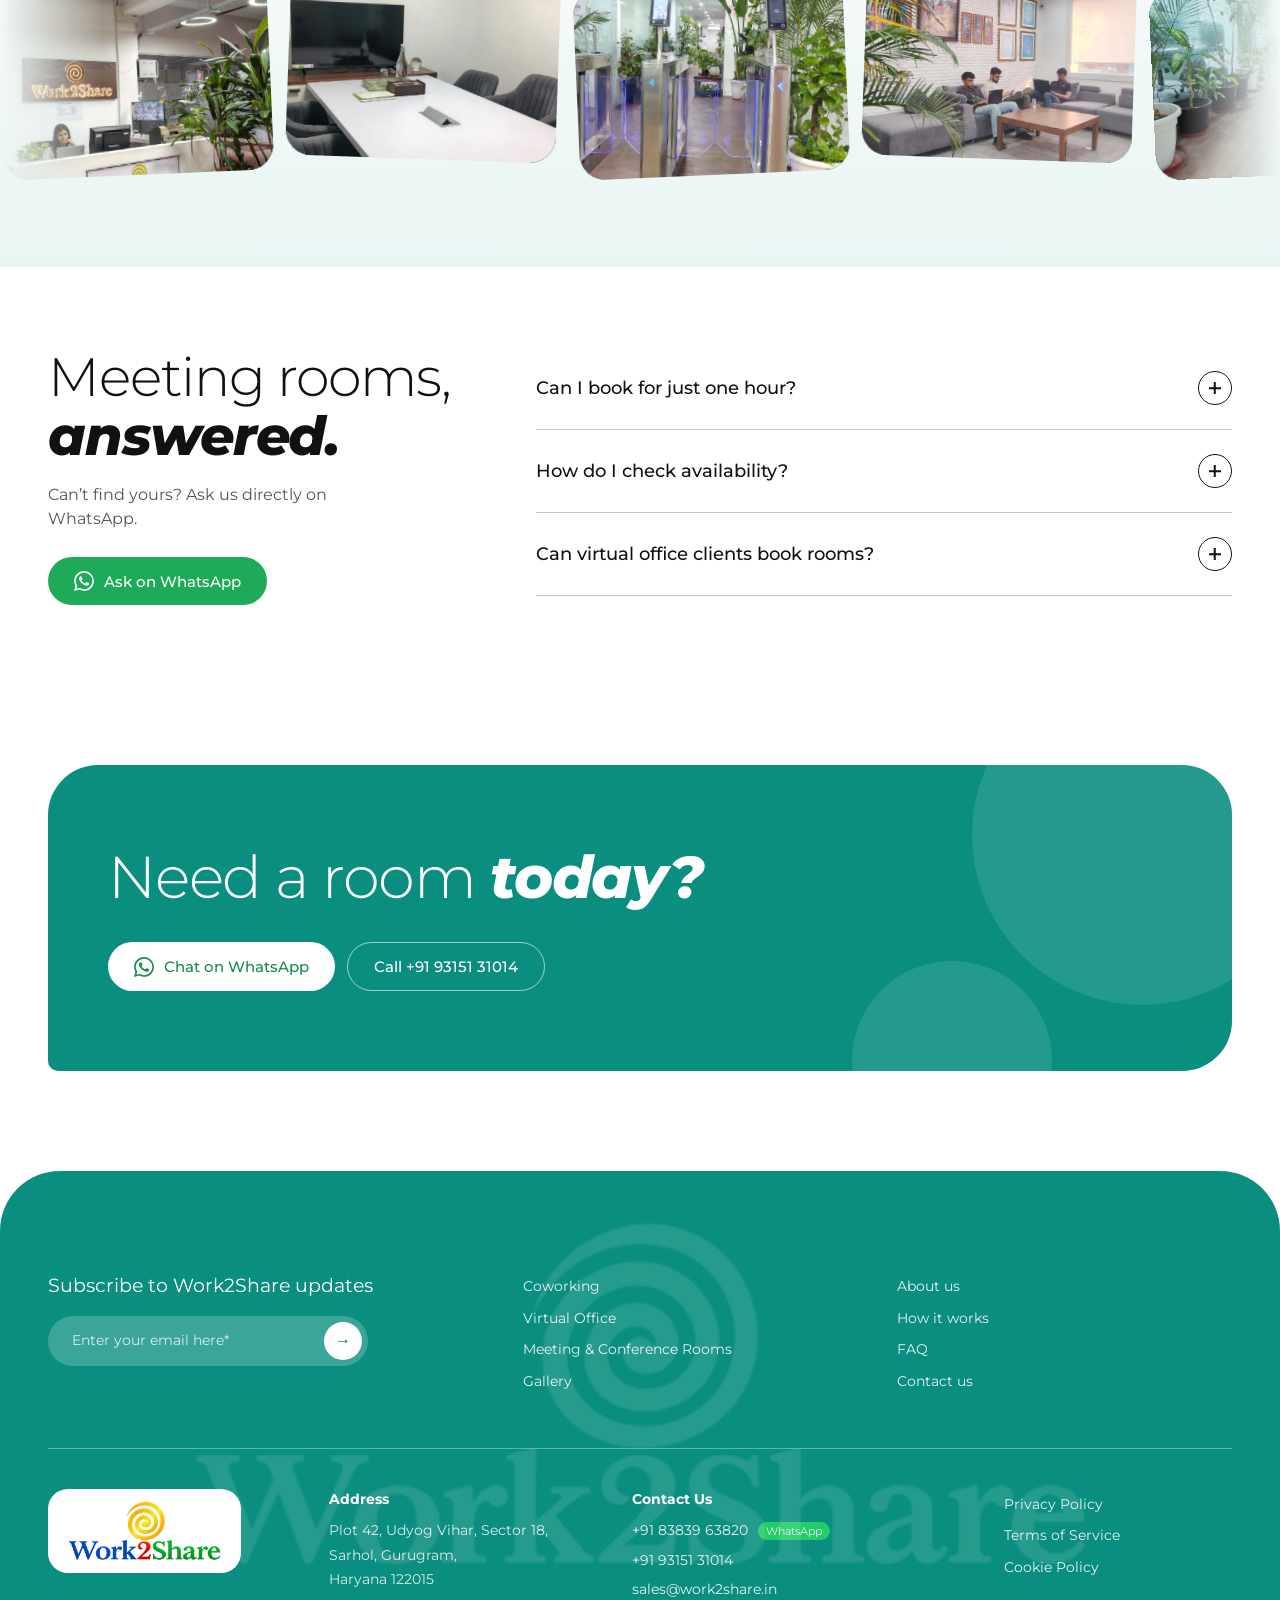
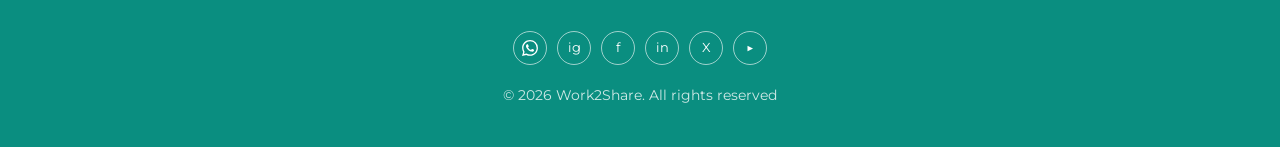
<file: meeting-rooms.html>
<!DOCTYPE html>
<html lang="en">
<head>
<meta charset="utf-8">
<meta name="viewport" content="width=device-width, initial-scale=1, viewport-fit=cover">
<meta name="description" content="Fully equipped meeting room and conference room in Udyog Vihar, Gurugram, bookable by the hour.">
<title>Meeting &amp; Conference Rooms – Work2Share</title>
<link rel="preconnect" href="https://fonts.googleapis.com">
<link rel="preconnect" href="https://fonts.gstatic.com" crossorigin>
<link href="https://fonts.googleapis.com/css2?family=Montserrat:ital,wght@0,300;0,400;0,500;0,700;0,800;1,700;1,800&display=swap" rel="stylesheet">
<script>try{if(sessionStorage.getItem('w2sTheme')==='dark')document.documentElement.classList.add('dk')}catch(e){}</script>
<link rel="stylesheet" href="css/style.css">
<link rel="stylesheet" href="css/fx.css">
<link rel="stylesheet" href="css/modal.css">
</head>
<body class="pg">
<div id="bar"></div>
<header id="hd"><div class="nav">
<a class="logo" href="index.html" aria-label="Work2Share home"><img src="assets/logo.webp" alt="Work2Share"></a>
<ul class="pills" id="pl"><li><a href="about.html">About Us</a></li><li class="dd"><a href="index.html#offer">Solutions</a><ul class="dm"><li><a href="coworking.html">Coworking</a></li><li><a href="virtual-office.html">Virtual Office</a></li><li><a href="meeting-rooms.html" aria-current="page">Meeting Rooms</a></li></ul></li><li><a href="gallery.html">Gallery</a></li><li><a href="contact.html#location">Location</a></li><li><a href="contact.html">Contact</a></li></ul>
<div style="display:flex;gap:10px;align-items:center"><button class="tog" id="th" aria-label="Toggle theme">◐</button><a class="btn cta" href="https://wa.me/918383963820?text=Hi%20Work2Share,%20I%20would%20like%20to%20know%20more" target="_blank" rel="noopener"><span>Connect with us</span></a><button class="tog burger" id="bg" aria-label="Menu">☰</button></div>
</div></header>
<main>
<section class="ph-hero"><div class="blob b1"></div><div class="blob b2"></div><div class="wrap phh">
<div><nav class="crumb" aria-label="Breadcrumb"><a href="index.html">Home</a><i>/</i><span>Meeting &amp; Conference Rooms</span></nav><h1>Meeting room or conference room. <em>Book by the hour.</em></h1><p class="lead">A meeting room for client calls, interviews and small teams, and a conference room for presentations, workshops and larger groups. Pay only for the time you use.</p><div class="hbtns on"><a class="btn wa-b" href="https://wa.me/918383963820?text=Hi%20Work2Share,%20I%20want%20to%20book%20a%20tour" target="_blank" rel="noopener"><svg viewBox="0 0 24 24" fill="currentColor" aria-hidden="true"><path d="M17.472 14.382c-.297-.149-1.758-.867-2.03-.967-.273-.099-.471-.148-.67.15-.197.297-.767.966-.94 1.164-.173.199-.347.223-.644.075-.297-.15-1.255-.463-2.39-1.475-.883-.788-1.48-1.761-1.653-2.059-.173-.297-.018-.458.13-.606.134-.133.298-.347.446-.52.149-.174.198-.298.298-.497.099-.198.05-.371-.025-.52-.075-.149-.669-1.612-.916-2.207-.242-.579-.487-.5-.669-.51-.173-.008-.371-.01-.57-.01-.198 0-.52.074-.792.372-.272.297-1.04 1.016-1.04 2.479 0 1.462 1.065 2.875 1.213 3.074.149.198 2.096 3.2 5.077 4.487.709.306 1.262.489 1.694.625.712.227 1.36.195 1.871.118.571-.085 1.758-.719 2.006-1.413.248-.694.248-1.289.173-1.413-.074-.124-.272-.198-.57-.347m-5.421 7.403h-.004a9.87 9.87 0 01-5.031-1.378l-.361-.214-3.741.982.998-3.648-.235-.374a9.86 9.86 0 01-1.51-5.26c.001-5.45 4.436-9.884 9.888-9.884 2.64 0 5.122 1.03 6.988 2.898a9.825 9.825 0 012.893 6.994c-.003 5.45-4.437 9.884-9.885 9.884m8.413-18.297A11.815 11.815 0 0012.05 0C5.495 0 .16 5.335.157 11.892c0 2.096.547 4.142 1.588 5.945L.057 24l6.305-1.654a11.882 11.882 0 005.683 1.448h.005c6.554 0 11.89-5.335 11.893-11.893a11.821 11.821 0 00-3.48-8.413z"/></svg><span>Book a tour</span></a><a class="btn" href="gallery.html"><span>See the spaces</span><svg viewBox="0 0 16 16" fill="none" stroke="currentColor" stroke-width="2"><path d="M1 8h13M9 3l5 5-5 5"/></svg></a></div><div class="hfacts"><div><b>2</b><span>Room types</span></div><div><b>Hourly</b><span>Booking</span></div><div><b>Equipped</b><span>Ready to use</span></div></div></div>
<div class="phv"><figure class="pimg archi"><img data-g="assets/gallery/3" alt="" loading="lazy"></figure><div class="chip-f c1"><i></i>Udyog Vihar, Gurugram</div><a class="chip-f c2" href="https://wa.me/918383963820" target="_blank" rel="noopener"><i></i>Chat with us on WhatsApp</a></div></div></section><section class="amen"><div class="wrap"><div class="amh rv"><h2>Two rooms. <em>Every occasion.</em></h2><p>Choose the room that fits your group and pay only for the time you need.</p></div><div class="agrid c4"><article class="at rv" style="--d:0.0s"><svg viewBox="0 0 24 24" fill="none" stroke="currentColor" stroke-width="1.6" stroke-linecap="round" stroke-linejoin="round" aria-hidden="true"><path d="M4 5h16v11H9l-5 4z"/></svg><h3>Meeting room</h3><p>Client calls, pitches and interviews with a small group.</p></article><article class="at rv" style="--d:0.07s"><svg viewBox="0 0 24 24" fill="none" stroke="currentColor" stroke-width="1.6" stroke-linecap="round" stroke-linejoin="round" aria-hidden="true"><circle cx="9" cy="8" r="3.5"/><path d="M2.5 20a6.5 6.5 0 0 1 13 0M16 4.5a3.5 3.5 0 0 1 0 7M18 14a6 6 0 0 1 3.5 6"/></svg><h3>Conference room</h3><p>Presentations and board-style meetings with a larger group.</p></article><article class="at rv" style="--d:0.14s"><svg viewBox="0 0 24 24" fill="none" stroke="currentColor" stroke-width="1.6" stroke-linecap="round" stroke-linejoin="round" aria-hidden="true"><path d="M5 19c0-3 2-4 2-4l2 2s-1 2-4 2zM14 4c4 0 6 2 6 6-3 3-6 5-9 6l-3-3c1-3 3-6 6-9zM15 9h.01"/></svg><h3>Team sessions</h3><p>Plan, brainstorm and review together in either room.</p></article><article class="at rv" style="--d:0.21000000000000002s"><svg viewBox="0 0 24 24" fill="none" stroke="currentColor" stroke-width="1.6" stroke-linecap="round" stroke-linejoin="round" aria-hidden="true"><rect x="3" y="7" width="18" height="13" rx="2"/><path d="M9 7V4h6v3M3 13h18"/></svg><h3>Workshops & training</h3><p>Room for groups to learn, present and work together.</p></article></div></div></section><section class="split rev"><div class="wrap sp"><div class="rv"><figure class="pimg leafsh"><img data-g="assets/gallery/7" alt="" loading="lazy"></figure></div><div class="rv"><h2>Walk in. <em>Everything’s ready.</em></h2><p>Both our meeting room and our conference room are fully equipped, so you can focus on the meeting rather than the set-up. Book for an hour or a whole day.</p><p>Members and virtual office clients can book too. Message us for the latest availability.</p><ul class="ticks"><li>Meeting room and conference room, booked by the hour</li><li>Fast Wi-Fi throughout</li><li>Pantry and coffee close by</li><li>Reception to welcome your guests</li></ul></div></div></section><section class="sband"><div class="wrap"><div class="sb"><div class="rv"><b data-n="2" data-d="0" data-s="">0</b><span>ROOM TYPES</span></div><div class="rv"><b data-n="24" data-d="0" data-s="/7">0</b><span>ACCESS FOR MEMBERS</span></div><div class="rv"><b data-n="4.8" data-d="1" data-s="/5">0</b><span>MEMBER RATING</span></div></div></div></section><section class="how"><div class="wrap"><div class="rv"><h2>Book a room in <em>three steps.</em></h2></div><ol class="steps" style="--n:3"><li class="rv" style="--d:0.0s"><span>1</span><h3>Message us</h3><p>Share the date, time, number of people and which room you need.</p></li><li class="rv" style="--d:0.15s"><span>2</span><h3>We confirm</h3><p>We’ll check availability and confirm your slot.</p></li><li class="rv" style="--d:0.3s"><span>3</span><h3>Walk in and meet</h3><p>Arrive and start your meeting.</p></li></ol></div></section><section class="gal reelonly"><div class="wrap"><div class="ghead"><div class="rv"><h2>See the <em>rooms.</em></h2></div><div class="rv"><a class="btn" href="gallery.html"><span>View full gallery</span><svg viewBox="0 0 16 16" fill="none" stroke="currentColor" stroke-width="2"><path d="M1 8h13M9 3l5 5-5 5"/></svg></a></div></div></div><div class="reel" aria-hidden="true"><div class="reel-track"><a class="rt" href="gallery.html" tabindex="-1" aria-hidden="true"><div class="ph"></div><img data-g="assets/gallery/6" alt="" loading="lazy"></a><a class="rt" href="gallery.html" tabindex="-1" aria-hidden="true"><div class="ph"></div><img data-g="assets/gallery/7" alt="" loading="lazy"></a><a class="rt" href="gallery.html" tabindex="-1" aria-hidden="true"><div class="ph"></div><img data-g="assets/gallery/8" alt="" loading="lazy"></a><a class="rt" href="gallery.html" tabindex="-1" aria-hidden="true"><div class="ph"></div><img data-g="assets/gallery/9" alt="" loading="lazy"></a><a class="rt" href="gallery.html" tabindex="-1" aria-hidden="true"><div class="ph"></div><img data-g="assets/gallery/10" alt="" loading="lazy"></a><a class="rt" href="gallery.html" tabindex="-1" aria-hidden="true"><div class="ph"></div><img data-g="assets/gallery/11" alt="" loading="lazy"></a><a class="rt" href="gallery.html" tabindex="-1" aria-hidden="true"><div class="ph"></div><img data-g="assets/gallery/12" alt="" loading="lazy"></a><a class="rt" href="gallery.html" tabindex="-1" aria-hidden="true"><div class="ph"></div><img data-g="assets/gallery/1" alt="" loading="lazy"></a><a class="rt" href="gallery.html" tabindex="-1" aria-hidden="true"><div class="ph"></div><img data-g="assets/gallery/2" alt="" loading="lazy"></a><a class="rt" href="gallery.html" tabindex="-1" aria-hidden="true"><div class="ph"></div><img data-g="assets/gallery/3" alt="" loading="lazy"></a><a class="rt" href="gallery.html" tabindex="-1" aria-hidden="true"><div class="ph"></div><img data-g="assets/gallery/4" alt="" loading="lazy"></a><a class="rt" href="gallery.html" tabindex="-1" aria-hidden="true"><div class="ph"></div><img data-g="assets/gallery/5" alt="" loading="lazy"></a><a class="rt" href="gallery.html" tabindex="-1" aria-hidden="true"><div class="ph"></div><img data-g="assets/gallery/6" alt="" loading="lazy"></a><a class="rt" href="gallery.html" tabindex="-1" aria-hidden="true"><div class="ph"></div><img data-g="assets/gallery/7" alt="" loading="lazy"></a><a class="rt" href="gallery.html" tabindex="-1" aria-hidden="true"><div class="ph"></div><img data-g="assets/gallery/8" alt="" loading="lazy"></a><a class="rt" href="gallery.html" tabindex="-1" aria-hidden="true"><div class="ph"></div><img data-g="assets/gallery/9" alt="" loading="lazy"></a><a class="rt" href="gallery.html" tabindex="-1" aria-hidden="true"><div class="ph"></div><img data-g="assets/gallery/10" alt="" loading="lazy"></a><a class="rt" href="gallery.html" tabindex="-1" aria-hidden="true"><div class="ph"></div><img data-g="assets/gallery/11" alt="" loading="lazy"></a><a class="rt" href="gallery.html" tabindex="-1" aria-hidden="true"><div class="ph"></div><img data-g="assets/gallery/12" alt="" loading="lazy"></a><a class="rt" href="gallery.html" tabindex="-1" aria-hidden="true"><div class="ph"></div><img data-g="assets/gallery/1" alt="" loading="lazy"></a><a class="rt" href="gallery.html" tabindex="-1" aria-hidden="true"><div class="ph"></div><img data-g="assets/gallery/2" alt="" loading="lazy"></a><a class="rt" href="gallery.html" tabindex="-1" aria-hidden="true"><div class="ph"></div><img data-g="assets/gallery/3" alt="" loading="lazy"></a><a class="rt" href="gallery.html" tabindex="-1" aria-hidden="true"><div class="ph"></div><img data-g="assets/gallery/4" alt="" loading="lazy"></a><a class="rt" href="gallery.html" tabindex="-1" aria-hidden="true"><div class="ph"></div><img data-g="assets/gallery/5" alt="" loading="lazy"></a></div></div></section><section class="faq"><div class="wrap"><div class="rv"><h2>Meeting rooms, <em>answered.</em></h2><p>Can’t find yours? Ask us directly on WhatsApp.</p><a class="btn wa-b" href="https://wa.me/918383963820?text=Hi%20Work2Share,%20I%20have%20a%20question" target="_blank" rel="noopener"><svg viewBox="0 0 24 24" fill="currentColor" aria-hidden="true"><path d="M17.472 14.382c-.297-.149-1.758-.867-2.03-.967-.273-.099-.471-.148-.67.15-.197.297-.767.966-.94 1.164-.173.199-.347.223-.644.075-.297-.15-1.255-.463-2.39-1.475-.883-.788-1.48-1.761-1.653-2.059-.173-.297-.018-.458.13-.606.134-.133.298-.347.446-.52.149-.174.198-.298.298-.497.099-.198.05-.371-.025-.52-.075-.149-.669-1.612-.916-2.207-.242-.579-.487-.5-.669-.51-.173-.008-.371-.01-.57-.01-.198 0-.52.074-.792.372-.272.297-1.04 1.016-1.04 2.479 0 1.462 1.065 2.875 1.213 3.074.149.198 2.096 3.2 5.077 4.487.709.306 1.262.489 1.694.625.712.227 1.36.195 1.871.118.571-.085 1.758-.719 2.006-1.413.248-.694.248-1.289.173-1.413-.074-.124-.272-.198-.57-.347m-5.421 7.403h-.004a9.87 9.87 0 01-5.031-1.378l-.361-.214-3.741.982.998-3.648-.235-.374a9.86 9.86 0 01-1.51-5.26c.001-5.45 4.436-9.884 9.888-9.884 2.64 0 5.122 1.03 6.988 2.898a9.825 9.825 0 012.893 6.994c-.003 5.45-4.437 9.884-9.885 9.884m8.413-18.297A11.815 11.815 0 0012.05 0C5.495 0 .16 5.335.157 11.892c0 2.096.547 4.142 1.588 5.945L.057 24l6.305-1.654a11.882 11.882 0 005.683 1.448h.005c6.554 0 11.89-5.335 11.893-11.893a11.821 11.821 0 00-3.48-8.413z"/></svg><span>Ask on WhatsApp</span></a></div><div class="fl"><details class="rv"><summary>Can I book for just one hour?<i></i></summary><div><p>Yes. Our rooms are booked by the hour, so you pay only for the time you use.</p></div></details><details class="rv"><summary>How do I check availability?<i></i></summary><div><p>Message us on WhatsApp with your date, time and group size and we’ll confirm.</p></div></details><details class="rv"><summary>Can virtual office clients book rooms?<i></i></summary><div><p>Yes. Meeting room access is part of the virtual office plan. Ask us how it works for your plan.</p></div></details></div></div></section><section class="bigcta"><div class="wrap"><div class="bc rv"><h2>Need a room <em>today?</em></h2><div class="hbtns on"><a class="btn wht wa-b2" href="https://wa.me/918383963820?text=Hi%20Work2Share,%20I%20want%20to%20book%20a%20meeting%20room" target="_blank" rel="noopener"><svg viewBox="0 0 24 24" fill="currentColor" aria-hidden="true"><path d="M17.472 14.382c-.297-.149-1.758-.867-2.03-.967-.273-.099-.471-.148-.67.15-.197.297-.767.966-.94 1.164-.173.199-.347.223-.644.075-.297-.15-1.255-.463-2.39-1.475-.883-.788-1.48-1.761-1.653-2.059-.173-.297-.018-.458.13-.606.134-.133.298-.347.446-.52.149-.174.198-.298.298-.497.099-.198.05-.371-.025-.52-.075-.149-.669-1.612-.916-2.207-.242-.579-.487-.5-.669-.51-.173-.008-.371-.01-.57-.01-.198 0-.52.074-.792.372-.272.297-1.04 1.016-1.04 2.479 0 1.462 1.065 2.875 1.213 3.074.149.198 2.096 3.2 5.077 4.487.709.306 1.262.489 1.694.625.712.227 1.36.195 1.871.118.571-.085 1.758-.719 2.006-1.413.248-.694.248-1.289.173-1.413-.074-.124-.272-.198-.57-.347m-5.421 7.403h-.004a9.87 9.87 0 01-5.031-1.378l-.361-.214-3.741.982.998-3.648-.235-.374a9.86 9.86 0 01-1.51-5.26c.001-5.45 4.436-9.884 9.888-9.884 2.64 0 5.122 1.03 6.988 2.898a9.825 9.825 0 012.893 6.994c-.003 5.45-4.437 9.884-9.885 9.884m8.413-18.297A11.815 11.815 0 0012.05 0C5.495 0 .16 5.335.157 11.892c0 2.096.547 4.142 1.588 5.945L.057 24l6.305-1.654a11.882 11.882 0 005.683 1.448h.005c6.554 0 11.89-5.335 11.893-11.893a11.821 11.821 0 00-3.48-8.413z"/></svg><span>Chat on WhatsApp</span></a><a class="btn ghost" href="tel:+919315131014"><span>Call +91 93151 31014</span></a></div><span class="orb o1"></span><span class="orb o2"></span></div></div></section>
</main>
<footer id="footer"><div class="wrap">
<div class="fg"><div><p style="font-size:1.2rem">Subscribe to Work2Share updates</p><form class="nl" onsubmit="return false"><input placeholder="Enter your email here*" aria-label="Email"><button aria-label="Subscribe">→</button></form></div>
<div><a href="coworking.html">Coworking</a><a href="virtual-office.html">Virtual Office</a><a href="meeting-rooms.html">Meeting &amp; Conference Rooms</a><a href="gallery.html">Gallery</a></div><div><a href="about.html">About us</a><a href="index.html#how">How it works</a><a href="faq.html">FAQ</a><a href="contact.html">Contact us</a></div></div>
<div class="f2"><a class="flogo" href="index.html#top"><img src="assets/logo.webp" alt="Work2Share"></a><div><strong>Address</strong><p class="fa">Plot 42, Udyog Vihar, Sector 18,<br>Sarhol, Gurugram,<br>Haryana 122015</p></div><div class="fcon"><strong>Contact Us</strong><a href="https://wa.me/918383963820" target="_blank" rel="noopener">+91 83839 63820 <small>WhatsApp</small></a><a href="tel:+919315131014">+91 93151 31014</a><a href="mailto:sales@work2share.in">sales@work2share.in</a></div><div><a href="#">Privacy Policy</a><a href="#">Terms of Service</a><a href="#">Cookie Policy</a></div></div>
<div class="big" aria-hidden="true"><img src="assets/logo.webp" alt=""></div>
<div class="soc"><a href="https://wa.me/918383963820" target="_blank" rel="noopener" aria-label="WhatsApp"><svg viewBox="0 0 24 24" fill="currentColor" aria-hidden="true"><path d="M17.472 14.382c-.297-.149-1.758-.867-2.03-.967-.273-.099-.471-.148-.67.15-.197.297-.767.966-.94 1.164-.173.199-.347.223-.644.075-.297-.15-1.255-.463-2.39-1.475-.883-.788-1.48-1.761-1.653-2.059-.173-.297-.018-.458.13-.606.134-.133.298-.347.446-.52.149-.174.198-.298.298-.497.099-.198.05-.371-.025-.52-.075-.149-.669-1.612-.916-2.207-.242-.579-.487-.5-.669-.51-.173-.008-.371-.01-.57-.01-.198 0-.52.074-.792.372-.272.297-1.04 1.016-1.04 2.479 0 1.462 1.065 2.875 1.213 3.074.149.198 2.096 3.2 5.077 4.487.709.306 1.262.489 1.694.625.712.227 1.36.195 1.871.118.571-.085 1.758-.719 2.006-1.413.248-.694.248-1.289.173-1.413-.074-.124-.272-.198-.57-.347m-5.421 7.403h-.004a9.87 9.87 0 01-5.031-1.378l-.361-.214-3.741.982.998-3.648-.235-.374a9.86 9.86 0 01-1.51-5.26c.001-5.45 4.436-9.884 9.888-9.884 2.64 0 5.122 1.03 6.988 2.898a9.825 9.825 0 012.893 6.994c-.003 5.45-4.437 9.884-9.885 9.884m8.413-18.297A11.815 11.815 0 0012.05 0C5.495 0 .16 5.335.157 11.892c0 2.096.547 4.142 1.588 5.945L.057 24l6.305-1.654a11.882 11.882 0 005.683 1.448h.005c6.554 0 11.89-5.335 11.893-11.893a11.821 11.821 0 00-3.48-8.413z"/></svg></a><a href="#" aria-label="Instagram">ig</a><a href="#" aria-label="Facebook">f</a><a href="#" aria-label="LinkedIn">in</a><a href="#" aria-label="X">X</a><a href="#" aria-label="YouTube">▶</a></div><p style="text-align:center;opacity:.8;margin-top:20px">© 2026 Work2Share. All rights reserved</p>
</div></footer>
<script src="js/page.js"></script>
<script src="js/common.js"></script>
<script src="js/fx.js"></script>
<script src="js/modal.js"></script>
</body>
</html>
</file>
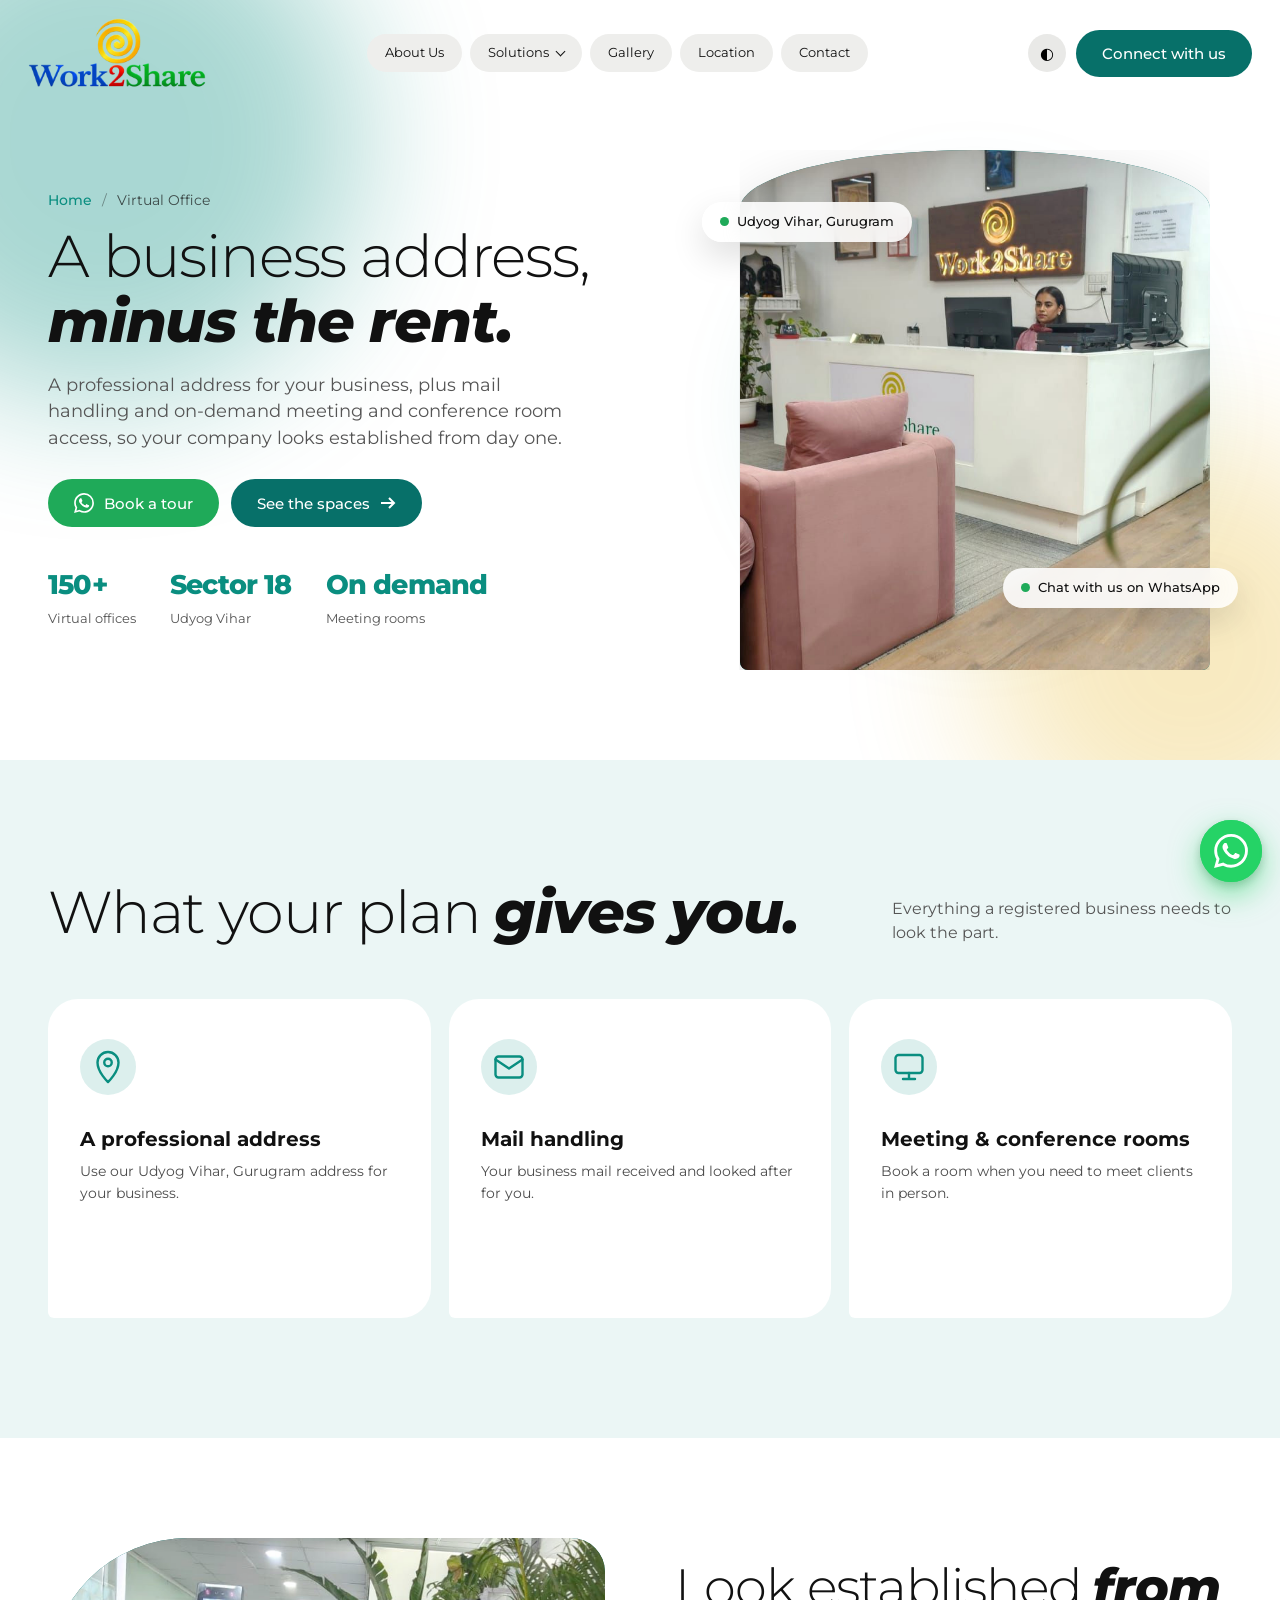
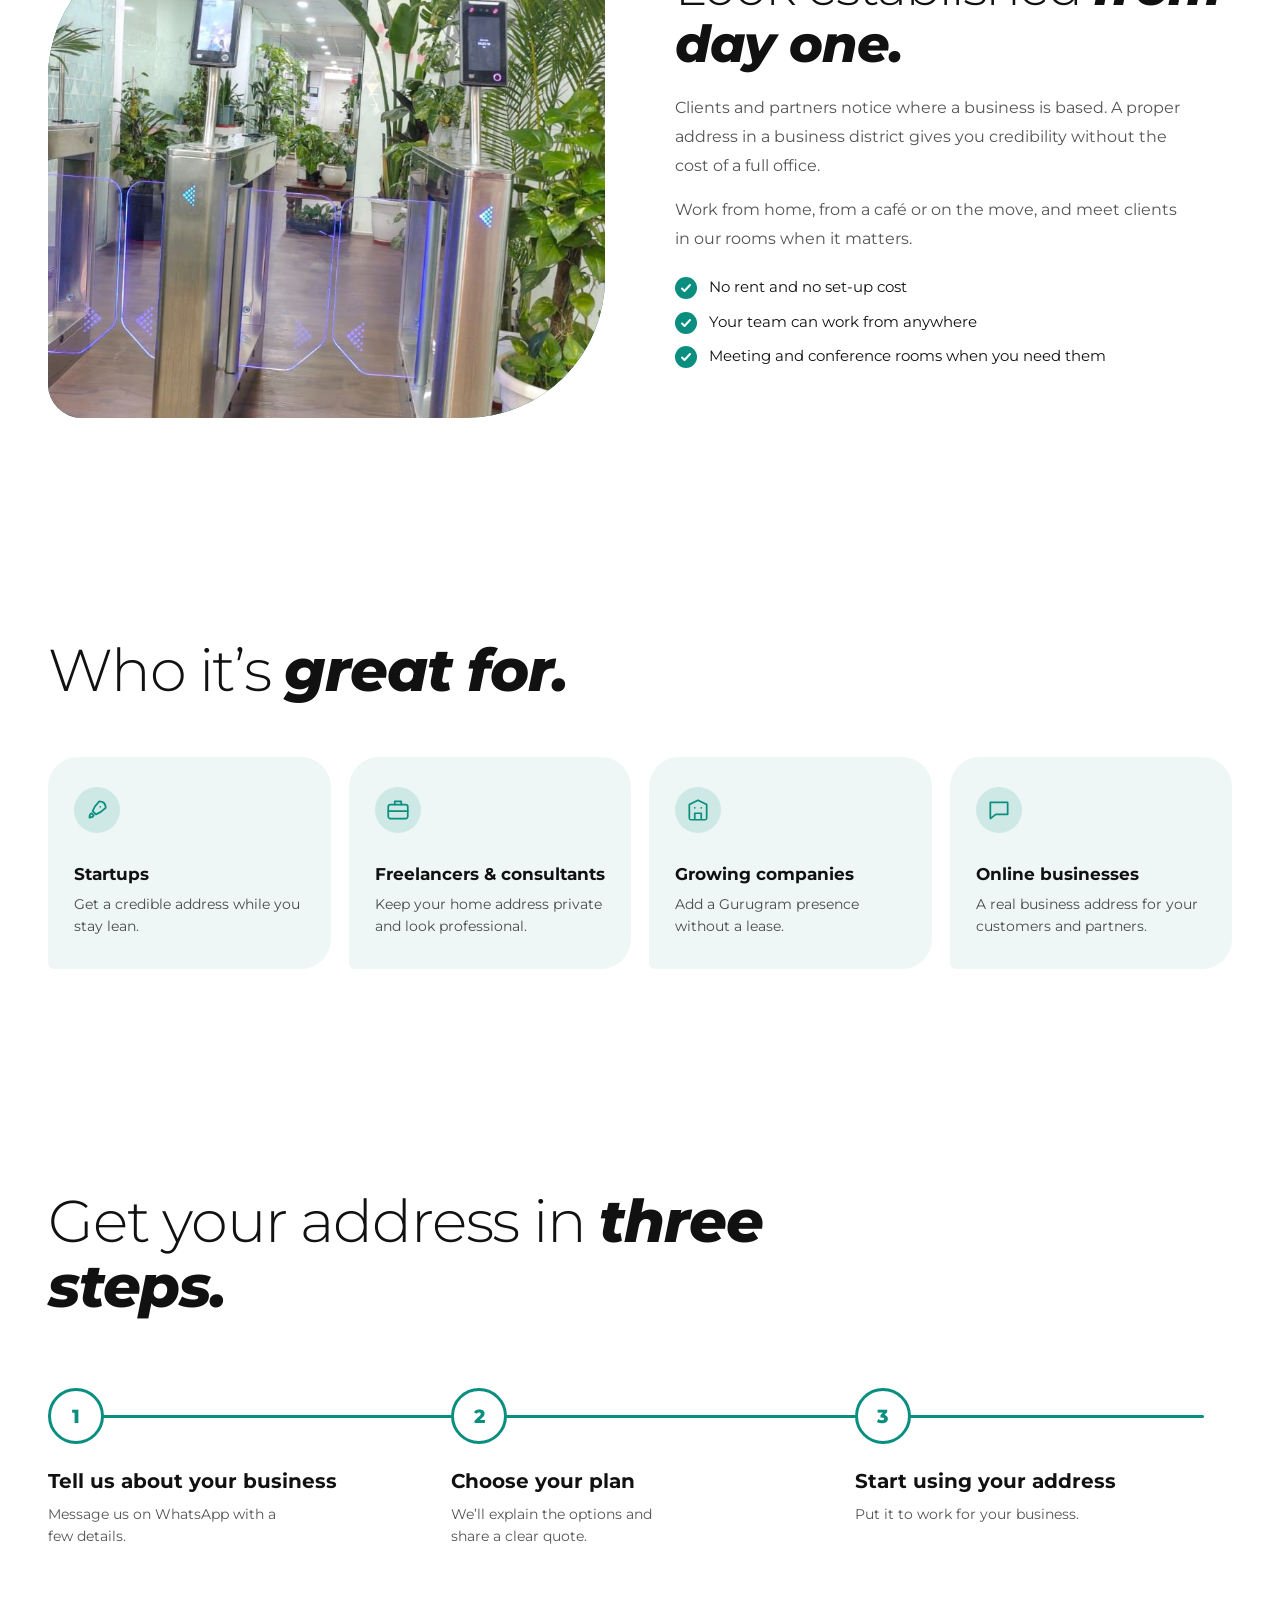
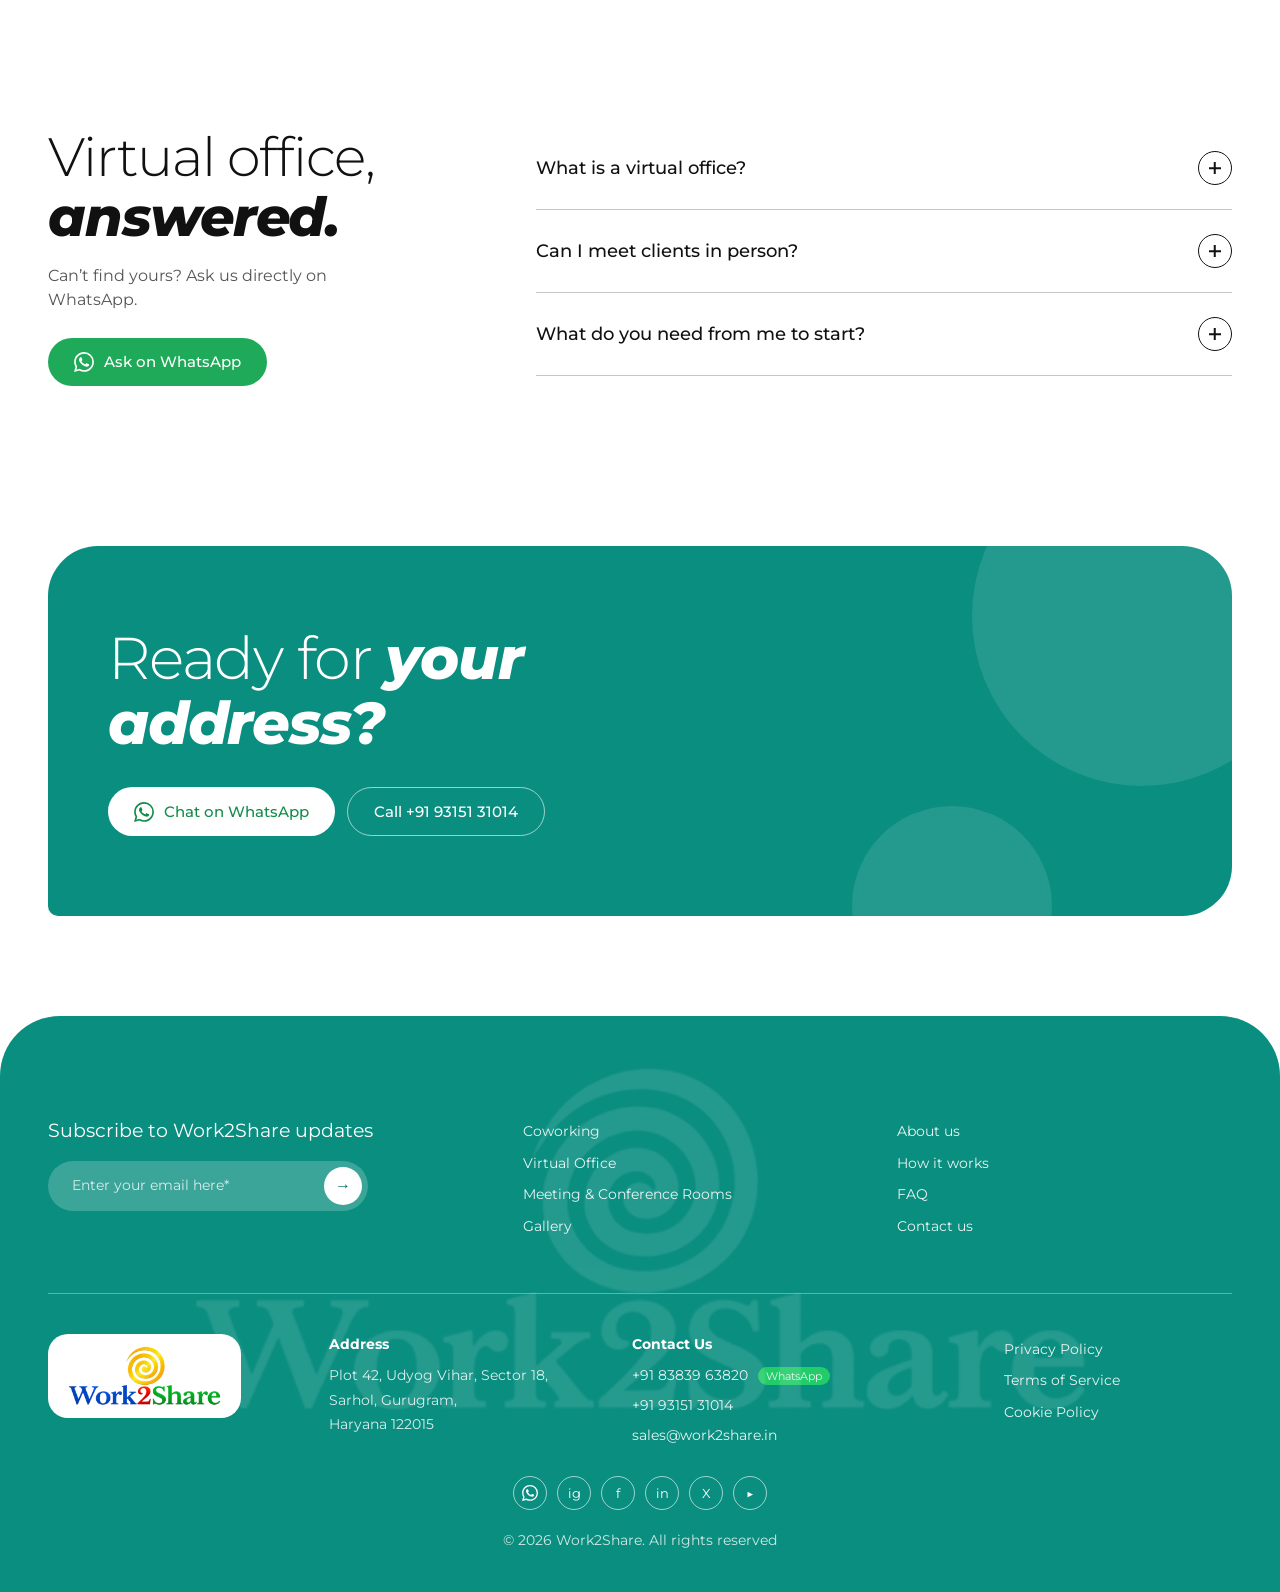
<file: virtual-office.html>
<!DOCTYPE html>
<html lang="en">
<head>
<meta charset="utf-8">
<meta name="viewport" content="width=device-width, initial-scale=1, viewport-fit=cover">
<meta name="description" content="A professional business address in Udyog Vihar, Gurugram, with mail handling and meeting room access.">
<title>Virtual Office – Work2Share</title>
<link rel="preconnect" href="https://fonts.googleapis.com">
<link rel="preconnect" href="https://fonts.gstatic.com" crossorigin>
<link href="https://fonts.googleapis.com/css2?family=Montserrat:ital,wght@0,300;0,400;0,500;0,700;0,800;1,700;1,800&display=swap" rel="stylesheet">
<script>try{if(sessionStorage.getItem('w2sTheme')==='dark')document.documentElement.classList.add('dk')}catch(e){}</script>
<link rel="stylesheet" href="css/style.css">
<link rel="stylesheet" href="css/fx.css">
<link rel="stylesheet" href="css/modal.css">
</head>
<body class="pg">
<div id="bar"></div>
<header id="hd"><div class="nav">
<a class="logo" href="index.html" aria-label="Work2Share home"><img src="assets/logo.webp" alt="Work2Share"></a>
<ul class="pills" id="pl"><li><a href="about.html">About Us</a></li><li class="dd"><a href="index.html#offer">Solutions</a><ul class="dm"><li><a href="coworking.html">Coworking</a></li><li><a href="virtual-office.html" aria-current="page">Virtual Office</a></li><li><a href="meeting-rooms.html">Meeting &amp; Conference Rooms</a></li></ul></li><li><a href="gallery.html">Gallery</a></li><li><a href="contact.html#location">Location</a></li><li><a href="contact.html">Contact</a></li></ul>
<div style="display:flex;gap:10px;align-items:center"><button class="tog" id="th" aria-label="Toggle theme">◐</button><a class="btn cta" href="https://wa.me/918383963820?text=Hi%20Work2Share,%20I%20would%20like%20to%20know%20more" target="_blank" rel="noopener"><span>Connect with us</span></a><button class="tog burger" id="bg" aria-label="Menu">☰</button></div>
</div></header>
<main>
<section class="ph-hero"><div class="blob b1"></div><div class="blob b2"></div><div class="wrap phh">
<div><nav class="crumb" aria-label="Breadcrumb"><a href="index.html">Home</a><i>/</i><span>Virtual Office</span></nav><h1>A business address, <em>minus the rent.</em></h1><p class="lead">A professional address for your business, plus mail handling and on-demand meeting and conference room access, so your company looks established from day one.</p><div class="hbtns on"><a class="btn wa-b" href="https://wa.me/918383963820?text=Hi%20Work2Share,%20I%20want%20to%20book%20a%20tour" target="_blank" rel="noopener"><svg viewBox="0 0 24 24" fill="currentColor" aria-hidden="true"><path d="M17.472 14.382c-.297-.149-1.758-.867-2.03-.967-.273-.099-.471-.148-.67.15-.197.297-.767.966-.94 1.164-.173.199-.347.223-.644.075-.297-.15-1.255-.463-2.39-1.475-.883-.788-1.48-1.761-1.653-2.059-.173-.297-.018-.458.13-.606.134-.133.298-.347.446-.52.149-.174.198-.298.298-.497.099-.198.05-.371-.025-.52-.075-.149-.669-1.612-.916-2.207-.242-.579-.487-.5-.669-.51-.173-.008-.371-.01-.57-.01-.198 0-.52.074-.792.372-.272.297-1.04 1.016-1.04 2.479 0 1.462 1.065 2.875 1.213 3.074.149.198 2.096 3.2 5.077 4.487.709.306 1.262.489 1.694.625.712.227 1.36.195 1.871.118.571-.085 1.758-.719 2.006-1.413.248-.694.248-1.289.173-1.413-.074-.124-.272-.198-.57-.347m-5.421 7.403h-.004a9.87 9.87 0 01-5.031-1.378l-.361-.214-3.741.982.998-3.648-.235-.374a9.86 9.86 0 01-1.51-5.26c.001-5.45 4.436-9.884 9.888-9.884 2.64 0 5.122 1.03 6.988 2.898a9.825 9.825 0 012.893 6.994c-.003 5.45-4.437 9.884-9.885 9.884m8.413-18.297A11.815 11.815 0 0012.05 0C5.495 0 .16 5.335.157 11.892c0 2.096.547 4.142 1.588 5.945L.057 24l6.305-1.654a11.882 11.882 0 005.683 1.448h.005c6.554 0 11.89-5.335 11.893-11.893a11.821 11.821 0 00-3.48-8.413z"/></svg><span>Book a tour</span></a><a class="btn" href="gallery.html"><span>See the spaces</span><svg viewBox="0 0 16 16" fill="none" stroke="currentColor" stroke-width="2"><path d="M1 8h13M9 3l5 5-5 5"/></svg></a></div><div class="hfacts"><div><b>150+</b><span>Virtual offices</span></div><div><b>Sector 18</b><span>Udyog Vihar</span></div><div><b>On demand</b><span>Meeting rooms</span></div></div></div>
<div class="phv"><figure class="pimg archi"><img data-g="assets/gallery/15" alt="" loading="lazy"></figure><div class="chip-f c1"><i></i>Udyog Vihar, Gurugram</div><a class="chip-f c2" href="https://wa.me/918383963820" target="_blank" rel="noopener"><i></i>Chat with us on WhatsApp</a></div></div></section><section class="amen"><div class="wrap"><div class="amh rv"><h2>What your plan <em>gives you.</em></h2><p>Everything a registered business needs to look the part.</p></div><div class="agrid c3"><article class="at rv" style="--d:0.0s"><svg viewBox="0 0 24 24" fill="none" stroke="currentColor" stroke-width="1.6" stroke-linecap="round" stroke-linejoin="round" aria-hidden="true"><path d="M12 22s7-6.5 7-13a7 7 0 0 0-14 0c0 6.5 7 13 7 13z"/><circle cx="12" cy="9" r="2.5"/></svg><h3>A professional address</h3><p>Use our Udyog Vihar, Gurugram address for your business.</p></article><article class="at rv" style="--d:0.07s"><svg viewBox="0 0 24 24" fill="none" stroke="currentColor" stroke-width="1.6" stroke-linecap="round" stroke-linejoin="round" aria-hidden="true"><rect x="3" y="5" width="18" height="14" rx="2"/><path d="m3 7 9 6 9-6"/></svg><h3>Mail handling</h3><p>Your business mail received and looked after for you.</p></article><article class="at rv" style="--d:0.14s"><svg viewBox="0 0 24 24" fill="none" stroke="currentColor" stroke-width="1.6" stroke-linecap="round" stroke-linejoin="round" aria-hidden="true"><rect x="3" y="4" width="18" height="12" rx="2"/><path d="M8 20h8M12 16v4"/></svg><h3>Meeting &amp; conference rooms</h3><p>Book a room when you need to meet clients in person.</p></article></div></div></section><section class="split"><div class="wrap sp"><div class="rv"><figure class="pimg leafsh"><img data-g="assets/gallery/8" alt="" loading="lazy"></figure></div><div class="rv"><h2>Look established <em>from day one.</em></h2><p>Clients and partners notice where a business is based. A proper address in a business district gives you credibility without the cost of a full office.</p><p>Work from home, from a café or on the move, and meet clients in our rooms when it matters.</p><ul class="ticks"><li>No rent and no set-up cost</li><li>Your team can work from anywhere</li><li>Meeting and conference rooms when you need them</li></ul></div></div></section><section class="amen plain"><div class="wrap"><div class="amh rv"><h2>Who it’s <em>great for.</em></h2></div><div class="agrid c4"><article class="at rv" style="--d:0.0s"><svg viewBox="0 0 24 24" fill="none" stroke="currentColor" stroke-width="1.6" stroke-linecap="round" stroke-linejoin="round" aria-hidden="true"><path d="M5 19c0-3 2-4 2-4l2 2s-1 2-4 2zM14 4c4 0 6 2 6 6-3 3-6 5-9 6l-3-3c1-3 3-6 6-9zM15 9h.01"/></svg><h3>Startups</h3><p>Get a credible address while you stay lean.</p></article><article class="at rv" style="--d:0.07s"><svg viewBox="0 0 24 24" fill="none" stroke="currentColor" stroke-width="1.6" stroke-linecap="round" stroke-linejoin="round" aria-hidden="true"><rect x="3" y="7" width="18" height="13" rx="2"/><path d="M9 7V4h6v3M3 13h18"/></svg><h3>Freelancers & consultants</h3><p>Keep your home address private and look professional.</p></article><article class="at rv" style="--d:0.14s"><svg viewBox="0 0 24 24" fill="none" stroke="currentColor" stroke-width="1.6" stroke-linecap="round" stroke-linejoin="round" aria-hidden="true"><path d="M4 21V7l8-4 8 4v14zM9 21v-6h6v6M9 10h.01M15 10h.01"/></svg><h3>Growing companies</h3><p>Add a Gurugram presence without a lease.</p></article><article class="at rv" style="--d:0.21000000000000002s"><svg viewBox="0 0 24 24" fill="none" stroke="currentColor" stroke-width="1.6" stroke-linecap="round" stroke-linejoin="round" aria-hidden="true"><path d="M4 5h16v11H9l-5 4z"/></svg><h3>Online businesses</h3><p>A real business address for your customers and partners.</p></article></div></div></section><section class="how"><div class="wrap"><div class="rv"><h2>Get your address in <em>three steps.</em></h2></div><ol class="steps" style="--n:3"><li class="rv" style="--d:0.0s"><span>1</span><h3>Tell us about your business</h3><p>Message us on WhatsApp with a few details.</p></li><li class="rv" style="--d:0.15s"><span>2</span><h3>Choose your plan</h3><p>We’ll explain the options and share a clear quote.</p></li><li class="rv" style="--d:0.3s"><span>3</span><h3>Start using your address</h3><p>Put it to work for your business.</p></li></ol></div></section><section class="faq"><div class="wrap"><div class="rv"><h2>Virtual office, <em>answered.</em></h2><p>Can’t find yours? Ask us directly on WhatsApp.</p><a class="btn wa-b" href="https://wa.me/918383963820?text=Hi%20Work2Share,%20I%20have%20a%20question" target="_blank" rel="noopener"><svg viewBox="0 0 24 24" fill="currentColor" aria-hidden="true"><path d="M17.472 14.382c-.297-.149-1.758-.867-2.03-.967-.273-.099-.471-.148-.67.15-.197.297-.767.966-.94 1.164-.173.199-.347.223-.644.075-.297-.15-1.255-.463-2.39-1.475-.883-.788-1.48-1.761-1.653-2.059-.173-.297-.018-.458.13-.606.134-.133.298-.347.446-.52.149-.174.198-.298.298-.497.099-.198.05-.371-.025-.52-.075-.149-.669-1.612-.916-2.207-.242-.579-.487-.5-.669-.51-.173-.008-.371-.01-.57-.01-.198 0-.52.074-.792.372-.272.297-1.04 1.016-1.04 2.479 0 1.462 1.065 2.875 1.213 3.074.149.198 2.096 3.2 5.077 4.487.709.306 1.262.489 1.694.625.712.227 1.36.195 1.871.118.571-.085 1.758-.719 2.006-1.413.248-.694.248-1.289.173-1.413-.074-.124-.272-.198-.57-.347m-5.421 7.403h-.004a9.87 9.87 0 01-5.031-1.378l-.361-.214-3.741.982.998-3.648-.235-.374a9.86 9.86 0 01-1.51-5.26c.001-5.45 4.436-9.884 9.888-9.884 2.64 0 5.122 1.03 6.988 2.898a9.825 9.825 0 012.893 6.994c-.003 5.45-4.437 9.884-9.885 9.884m8.413-18.297A11.815 11.815 0 0012.05 0C5.495 0 .16 5.335.157 11.892c0 2.096.547 4.142 1.588 5.945L.057 24l6.305-1.654a11.882 11.882 0 005.683 1.448h.005c6.554 0 11.89-5.335 11.893-11.893a11.821 11.821 0 00-3.48-8.413z"/></svg><span>Ask on WhatsApp</span></a></div><div class="fl"><details class="rv"><summary>What is a virtual office?<i></i></summary><div><p>It gives your business a professional address, mail handling and access to meeting rooms, without a physical desk or lease.</p></div></details><details class="rv"><summary>Can I meet clients in person?<i></i></summary><div><p>Yes. Meeting rooms are available on demand and can be booked by the hour.</p></div></details><details class="rv"><summary>What do you need from me to start?<i></i></summary><div><p>Message us on WhatsApp and we’ll tell you exactly what is needed for your business.</p></div></details></div></div></section><section class="bigcta"><div class="wrap"><div class="bc rv"><h2>Ready for <em>your address?</em></h2><div class="hbtns on"><a class="btn wht wa-b2" href="https://wa.me/918383963820?text=Hi%20Work2Share,%20I%20need%20a%20virtual%20office%20address" target="_blank" rel="noopener"><svg viewBox="0 0 24 24" fill="currentColor" aria-hidden="true"><path d="M17.472 14.382c-.297-.149-1.758-.867-2.03-.967-.273-.099-.471-.148-.67.15-.197.297-.767.966-.94 1.164-.173.199-.347.223-.644.075-.297-.15-1.255-.463-2.39-1.475-.883-.788-1.48-1.761-1.653-2.059-.173-.297-.018-.458.13-.606.134-.133.298-.347.446-.52.149-.174.198-.298.298-.497.099-.198.05-.371-.025-.52-.075-.149-.669-1.612-.916-2.207-.242-.579-.487-.5-.669-.51-.173-.008-.371-.01-.57-.01-.198 0-.52.074-.792.372-.272.297-1.04 1.016-1.04 2.479 0 1.462 1.065 2.875 1.213 3.074.149.198 2.096 3.2 5.077 4.487.709.306 1.262.489 1.694.625.712.227 1.36.195 1.871.118.571-.085 1.758-.719 2.006-1.413.248-.694.248-1.289.173-1.413-.074-.124-.272-.198-.57-.347m-5.421 7.403h-.004a9.87 9.87 0 01-5.031-1.378l-.361-.214-3.741.982.998-3.648-.235-.374a9.86 9.86 0 01-1.51-5.26c.001-5.45 4.436-9.884 9.888-9.884 2.64 0 5.122 1.03 6.988 2.898a9.825 9.825 0 012.893 6.994c-.003 5.45-4.437 9.884-9.885 9.884m8.413-18.297A11.815 11.815 0 0012.05 0C5.495 0 .16 5.335.157 11.892c0 2.096.547 4.142 1.588 5.945L.057 24l6.305-1.654a11.882 11.882 0 005.683 1.448h.005c6.554 0 11.89-5.335 11.893-11.893a11.821 11.821 0 00-3.48-8.413z"/></svg><span>Chat on WhatsApp</span></a><a class="btn ghost" href="tel:+919315131014"><span>Call +91 93151 31014</span></a></div><span class="orb o1"></span><span class="orb o2"></span></div></div></section>
</main>
<footer id="footer"><div class="wrap">
<div class="fg"><div><p style="font-size:1.2rem">Subscribe to Work2Share updates</p><form class="nl" onsubmit="return false"><input placeholder="Enter your email here*" aria-label="Email"><button aria-label="Subscribe">→</button></form></div>
<div><a href="coworking.html">Coworking</a><a href="virtual-office.html">Virtual Office</a><a href="meeting-rooms.html">Meeting &amp; Conference Rooms</a><a href="gallery.html">Gallery</a></div><div><a href="about.html">About us</a><a href="index.html#how">How it works</a><a href="faq.html">FAQ</a><a href="contact.html">Contact us</a></div></div>
<div class="f2"><a class="flogo" href="index.html#top"><img src="assets/logo.webp" alt="Work2Share"></a><div><strong>Address</strong><p class="fa">Plot 42, Udyog Vihar, Sector 18,<br>Sarhol, Gurugram,<br>Haryana 122015</p></div><div class="fcon"><strong>Contact Us</strong><a href="https://wa.me/918383963820" target="_blank" rel="noopener">+91 83839 63820 <small>WhatsApp</small></a><a href="tel:+919315131014">+91 93151 31014</a><a href="mailto:sales@work2share.in">sales@work2share.in</a></div><div><a href="#">Privacy Policy</a><a href="#">Terms of Service</a><a href="#">Cookie Policy</a></div></div>
<div class="big" aria-hidden="true"><img src="assets/logo.webp" alt=""></div>
<div class="soc"><a href="https://wa.me/918383963820" target="_blank" rel="noopener" aria-label="WhatsApp"><svg viewBox="0 0 24 24" fill="currentColor" aria-hidden="true"><path d="M17.472 14.382c-.297-.149-1.758-.867-2.03-.967-.273-.099-.471-.148-.67.15-.197.297-.767.966-.94 1.164-.173.199-.347.223-.644.075-.297-.15-1.255-.463-2.39-1.475-.883-.788-1.48-1.761-1.653-2.059-.173-.297-.018-.458.13-.606.134-.133.298-.347.446-.52.149-.174.198-.298.298-.497.099-.198.05-.371-.025-.52-.075-.149-.669-1.612-.916-2.207-.242-.579-.487-.5-.669-.51-.173-.008-.371-.01-.57-.01-.198 0-.52.074-.792.372-.272.297-1.04 1.016-1.04 2.479 0 1.462 1.065 2.875 1.213 3.074.149.198 2.096 3.2 5.077 4.487.709.306 1.262.489 1.694.625.712.227 1.36.195 1.871.118.571-.085 1.758-.719 2.006-1.413.248-.694.248-1.289.173-1.413-.074-.124-.272-.198-.57-.347m-5.421 7.403h-.004a9.87 9.87 0 01-5.031-1.378l-.361-.214-3.741.982.998-3.648-.235-.374a9.86 9.86 0 01-1.51-5.26c.001-5.45 4.436-9.884 9.888-9.884 2.64 0 5.122 1.03 6.988 2.898a9.825 9.825 0 012.893 6.994c-.003 5.45-4.437 9.884-9.885 9.884m8.413-18.297A11.815 11.815 0 0012.05 0C5.495 0 .16 5.335.157 11.892c0 2.096.547 4.142 1.588 5.945L.057 24l6.305-1.654a11.882 11.882 0 005.683 1.448h.005c6.554 0 11.89-5.335 11.893-11.893a11.821 11.821 0 00-3.48-8.413z"/></svg></a><a href="#" aria-label="Instagram">ig</a><a href="#" aria-label="Facebook">f</a><a href="#" aria-label="LinkedIn">in</a><a href="#" aria-label="X">X</a><a href="#" aria-label="YouTube">▶</a></div><p style="text-align:center;opacity:.8;margin-top:20px">© 2026 Work2Share. All rights reserved</p>
</div></footer>
<script src="js/page.js"></script>
<script src="js/common.js"></script>
<script src="js/fx.js"></script>
<script src="js/modal.js"></script>
</body>
</html>
</file>
<file: css/style.css>
:root{--ink:#111;--bg:#fff;--teal:#077069;--teal2:#0a8e80;--grey:#c8c6c3;--mute:#555;--lamp:#f2f6d6;--yellow:#e6b422;--card:#fff;color-scheme:light}
:root.dk{--ink:#f1f1ee;--bg:#101312;--grey:#3a3d3b;--mute:#aaa;--lamp:#2b3322;--card:#171b1a;color-scheme:dark}
*{box-sizing:border-box;margin:0}
html{scroll-behavior:smooth;scroll-padding-top:90px}
:root{padding-top:env(safe-area-inset-top,0px);padding-bottom:env(safe-area-inset-bottom,0px)}
body{font-family:Montserrat,system-ui,sans-serif;background:var(--bg);color:var(--ink);overflow-x:hidden;line-height:1.5}
em{font-style:italic;font-weight:800}
h1,h2{font-weight:300;line-height:1.1;letter-spacing:-.02em}
.eyebrow{font-size:.8rem;letter-spacing:.04em;margin-bottom:14px;display:block;opacity:.8}
.btn{white-space:nowrap;display:inline-flex;gap:10px;align-items:center;background:var(--teal);color:#fff;border:0;border-radius:99px;padding:14px 26px;font:500 .95rem Montserrat,sans-serif;cursor:pointer;text-decoration:none;position:relative;overflow:hidden;transition:transform .3s,box-shadow .3s}
.btn::before{content:"";position:absolute;inset:0;background:var(--ink);transform:translateY(101%);transition:transform .35s}
.btn:hover::before{transform:none}.btn:hover{transform:translateY(-3px);box-shadow:0 12px 24px #0a746655}
.btn>*{position:relative}.btn:hover{color:var(--bg)}
.btn svg{width:16px;transition:transform .3s}.btn:hover svg{transform:translateX(5px)}
:focus-visible{outline:3px solid var(--teal2);outline-offset:3px}
.wrap{max-width:1240px;margin:auto;padding:0 28px}
section{position:relative}
/* progress + nav */
#bar{position:fixed;top:0;left:0;height:4px;width:0;background:var(--teal2);z-index:100}
header{position:fixed;inset:0 0 auto 0;z-index:90;padding:calc(18px + env(safe-area-inset-top,0px)) 28px 18px;transition:.4s}
header.s{background:color-mix(in srgb,var(--bg) 85%,transparent);backdrop-filter:blur(12px);padding-block:10px;box-shadow:0 2px 20px #0001}
.nav{max-width:1240px;margin:auto;display:flex;align-items:center;justify-content:space-between;gap:20px}
.logo{font-weight:800;font-size:2.3rem;letter-spacing:-.06em;text-decoration:none;color:var(--ink)}
.logo i{color:var(--teal2);font-style:normal}
.pills{display:flex;gap:8px;list-style:none;padding:0}
.pills a{white-space:nowrap;display:block;padding:9px 18px;border-radius:99px;background:#eeeeec;color:#111;font-size:.82rem;text-decoration:none;transition:.3s}
.pills a:hover{background:var(--teal);color:#fff;transform:translateY(-2px)}
.tog{border:0;background:#e9e9e7;border-radius:50%;width:38px;height:38px;cursor:pointer;font-size:1rem}
.burger{display:none}
@media(max-width:960px){.pills{position:fixed;inset:70px 16px auto;flex-direction:column;background:var(--card);padding:16px;border-radius:24px;box-shadow:0 20px 50px #0004;transform:translateY(-130%);transition:.45s}.pills.o{transform:none}.burger{display:block}.nav .btn.cta{display:none}}
/* hero */
.hero{min-height:92vh;display:grid;align-items:center;padding:130px 0 60px;overflow:hidden}
.hero .wrap{display:grid;grid-template-columns:1.1fr 1fr;gap:20px;align-items:center}
.hero h1{font-size:clamp(2.4rem,5.6vw,5rem)}
.slides{display:grid}.sl{grid-area:1/1;width:100%;opacity:0;filter:blur(10px);transform:translateX(70px);transition:opacity 1.1s,transform 1.1s cubic-bezier(.2,.8,.2,1),filter 1.1s;pointer-events:none}.sl.out{transform:translateX(-90px) scale(1.04)}.sl.on{opacity:1;filter:none;transform:none;pointer-events:auto}.art{opacity:0;filter:blur(8px);transform:translateX(50px) scale(.95);transform-origin:300px 300px;transition:opacity 1.1s,transform 1.1s cubic-bezier(.2,.8,.2,1),filter 1.1s}.art.out{transform:translateX(-50px) scale(1.06)}.art.on{opacity:1;filter:none;transform:none}@media(max-width:860px){.slides{min-height:0}}.line{display:block;overflow:hidden}.line>span{display:block;transform:translateY(110%);animation:up 1s cubic-bezier(.2,.8,.2,1) forwards}
.line:nth-child(2)>span{animation-delay:.15s}
@keyframes up{to{transform:none}}
.hero p{margin:22px 0 28px;font-size:1.1rem;max-width:460px;opacity:0;animation:fade 1s .7s forwards}
@keyframes fade{to{opacity:1}}
.dots{display:flex;gap:8px;margin-top:34px}.dots b{width:10px;height:10px;border-radius:50%;background:var(--grey);cursor:pointer;transition:.4s}.dots b.a{background:var(--teal);width:28px;border-radius:9px}
.stage{position:relative;aspect-ratio:1;max-width:620px;justify-self:center;width:100%}
.stage .disc{position:absolute;inset:6% 0 0 8%;border-radius:50%;background:var(--grey);transform:scale(0);animation:pop 1.2s .3s cubic-bezier(.2,1.2,.3,1) forwards}
@keyframes pop{to{transform:none}}
.stage svg{position:absolute;inset:0;width:100%;height:100%;overflow:visible}
.goose{animation:bob 5s ease-in-out infinite;transform-origin:50% 100%}
@keyframes bob{50%{transform:translateY(-12px) rotate(-1.2deg)}}
.bird{position:absolute;width:26px;fill:var(--ink);animation:fly linear infinite}
@keyframes fly{from{transform:translate(-10vw,0)}50%{transform:translate(50vw,-40px)}to{transform:translate(110vw,10px)}}
.flap{animation:flap .5s ease-in-out infinite alternate;transform-origin:center}
@keyframes flap{to{transform:scaleY(.4)}}
.tick{overflow:hidden;white-space:nowrap;background:var(--teal);color:#fff;padding:18px 0;font-size:1.6rem;font-weight:300;margin:0}
.tick div{display:inline-flex;gap:50px;animation:tickr 100s linear infinite;padding-right:50px}.tick em{font-weight:800}
@keyframes mq{to{transform:translateX(-50%)}}
@keyframes tickr{from{transform:translateX(-50%)}to{transform:none}}
/* what we do */
.what{padding:150px 0 100px}
.what h2{font-size:clamp(2rem,4.6vw,4.2rem);max-width:900px;margin-bottom:40px}
.w{opacity:.15;transition:opacity .4s;display:inline-block;margin-right:.22em}.w.on{opacity:1}
.dicebar{position:relative;height:150px;margin-top:60px}
.dicebar .track{position:absolute;right:0;top:92px;height:14px;background:var(--teal);width:0;transition:width 1.4s cubic-bezier(.2,.8,.2,1)}
.dicebar.in .track{width:60%}
.dicebar svg{position:absolute;top:0;left:0;height:130px;transition:left 1.4s cubic-bezier(.2,.8,.2,1)}
.dicebar.in svg{left:38%}
.die{animation:roll 2.4s ease-in-out infinite;transform-origin:center}
@keyframes roll{50%{transform:rotate(180deg) translateY(-6px)}}
/* mission */
.mission{padding:100px 0 140px}
.mission h2{font-size:clamp(2rem,4.2vw,3.8rem);margin-bottom:60px}
.mgrid{display:grid;grid-template-columns:1fr 1.2fr;gap:50px;align-items:end}
.mgrid p{font-size:.95rem;margin-bottom:22px;max-width:360px;color:var(--mute)}
.chip{display:inline-block;background:var(--teal);color:#fff;font-size:.75rem;padding:5px 14px;border-radius:99px;margin-right:8px;font-weight:500}
.half{position:relative;width:min(100%,520px);aspect-ratio:2/1.1;justify-self:center}
.half .arc{position:absolute;inset:0 0 auto;aspect-ratio:2/1;background:var(--grey);border-radius:999px 999px 0 0;transform-origin:bottom;transform:scaleY(0);transition:transform 1.3s cubic-bezier(.2,.9,.2,1)}
.half.in .arc{transform:none}
.half svg{position:absolute;inset:0;width:100%;height:100%;overflow:visible}
.leafy{transform-origin:50% 100%;animation:sway 4s ease-in-out infinite alternate}
@keyframes sway{to{transform:rotate(5deg)}}
.chop{transform-origin:100% 0;animation:pinch 1.6s ease-in-out infinite alternate}
@keyframes pinch{to{transform:rotate(-7deg)}}
/* offerings */
.offer{background:var(--teal2);color:#fff;border-radius:60px 60px 0 0;padding:110px 0}
.offer .wrap{display:grid;grid-template-columns:1fr 1.2fr;gap:40px;align-items:center}
.offer h2{font-size:clamp(2.6rem,6vw,5.5rem);font-weight:700}
.panel{background:#fff;color:var(--teal);border-radius:36px;padding:44px;min-height:360px;position:relative;box-shadow:0 30px 60px #0004}
.panel h3{font-size:1.8rem;font-weight:700}.panel h4{font-style:italic;font-weight:400;font-size:1.3rem;margin:6px 0 24px}
.panel p{line-height:1.7;margin-bottom:28px}
.panel .btn{background:var(--teal)}
.tabs{display:flex;gap:8px;margin-bottom:26px}.tabs b{width:12px;height:12px;border-radius:50%;background:#0b8f8055;cursor:pointer;transition:.4s}.tabs b.a{background:var(--teal);width:34px;border-radius:9px}
.pc{transition:opacity .35s,transform .35s}.pc.x{opacity:0;transform:translateX(30px)}
/* offices */
.offices{padding:120px 0}
.ogrid{display:grid;grid-template-columns:1fr 1fr;gap:40px;align-items:center}
.offices h2{font-size:clamp(2.2rem,5vw,4.5rem)}
.archwrap{perspective:900px;justify-self:center}
.arch{width:min(380px,80vw);aspect-ratio:3/4;border-radius:190px 190px 0 0;border:14px solid #8a7d6c;border-bottom:0;background:linear-gradient(#efe9df,#d9cdb8);position:relative;overflow:hidden;transition:transform .2s;box-shadow:0 30px 60px #0003}
.arch .room{position:absolute;inset:auto 0 0;height:55%;display:grid;place-items:end center}
.arch .lamp{position:absolute;top:30%;left:26%;width:14px;height:34px;background:#c89b3c;border-radius:6px 6px 14px 14px;box-shadow:0 0 40px 20px #ffe9a888;animation:glow 3s ease-in-out infinite alternate}
@keyframes glow{to{box-shadow:0 0 60px 34px #ffe9a8aa}}
.leaf{position:absolute;width:110px;height:230px;background:linear-gradient(160deg,#769d51,#4a6a2c);border-radius:0 100% 0 100%;transform-origin:bottom;animation:sway 3.5s ease-in-out infinite alternate}
/* stats */
.stats{padding:30px 0 120px}.sgrid{display:grid;grid-template-columns:repeat(auto-fit,minmax(180px,1fr));gap:30px;text-align:center}
.sgrid b{display:block;font-size:clamp(2.6rem,6vw,4.5rem);font-weight:300;color:var(--teal2)}.sgrid span{font-size:.9rem;color:var(--mute)}
/* custom */
.custom{padding:60px 0 140px}.custom .wrap{display:flex;align-items:flex-end;justify-content:space-between;gap:30px;flex-wrap:wrap}
.custom h2{font-size:clamp(2rem,4.4vw,4rem)}.custom h2 em{display:inline-block;margin-right:20px}
/* testimonials */
.testi{background:var(--teal2);color:#fff;padding:110px 0;overflow:hidden;border-radius:60px}
.testi .wrap{display:grid;grid-template-columns:.8fr 1.4fr;gap:50px;align-items:center}.testi .wrap>div{min-width:0}
.testi h2{font-size:clamp(2.2rem,4.5vw,4rem);margin-bottom:22px}.testi p{font-size:.9rem;max-width:300px;opacity:.9}
.deck{position:relative;height:440px}
.tc{position:absolute;inset:0;border-radius:0;padding:40px 56px;display:flex;flex-direction:column;justify-content:space-between;color:#111;background:#f9f9f9;transition:transform .8s cubic-bezier(.2,.8,.2,1),opacity .8s;box-shadow:0 20px 40px #0003}
.tc:nth-child(2n){background:#d8d6d4}.tc:nth-child(3n){background:#c5c1c0}
.tc q{font-size:1.12rem;line-height:1.65;quotes:none;display:block;max-width:none}.tc small{display:block;opacity:.7}
.tc strong{font-weight:500;display:block}
.tc .lg{display:table;margin:0 auto 34px;padding:12px 26px;color:#fff;font-weight:800;font-size:1.05rem;letter-spacing:-.02em}
.ctl{display:flex;gap:14px;align-items:center;justify-content:center;margin-top:34px}
.ctl button{background:none;border:0;color:#fff;font-size:1.8rem;cursor:pointer;transition:transform .3s}.ctl button:hover{transform:scale(1.3)}
.ctl .d{display:flex;gap:8px}.ctl .d b{width:9px;height:9px;border-radius:50%;background:#fff6;transition:.4s}.ctl .d b.a{background:#fff;transform:scale(1.4)}
/* contact */
.contact{padding:140px 0}.cgrid{display:grid;grid-template-columns:1fr 1.1fr;gap:40px;align-items:center}
.lampbox{position:relative;max-width:460px;justify-self:center;width:100%}
/* lamp: anime-style warm light. Starts OFF, blinks on when scrolled into view, then glows softly */
.lampbox svg{width:100%;height:auto;display:block;overflow:visible}
.lampbox .lit{opacity:0;mix-blend-mode:normal}
.lampbox .shade{transition:filter .4s}
.lampbox.in .lit{animation:lampon 2.4s linear .7s forwards,lampbreath 4.5s ease-in-out 3.1s infinite}
.lampbox.in .shade{animation:shadeon 2.4s linear .7s forwards}
@keyframes lampon{0%{opacity:0}6%{opacity:1}12%{opacity:0}20%{opacity:.85}26%{opacity:.05}38%{opacity:1}44%{opacity:.25}52%{opacity:.9}58%{opacity:.5}70%,100%{opacity:1}}
@keyframes lampbreath{0%,100%{opacity:1}50%{opacity:.82}}
@keyframes shadeon{0%,12%,26%,44%{filter:brightness(1)}6%,20%,38%,52%,70%,100%{filter:brightness(1.2)}}
.lampbox .ray{opacity:.55;animation:rayshim 5s ease-in-out infinite}
.lampbox .r2{animation-delay:-1.2s}.lampbox .r3{animation-delay:-2.6s}.lampbox .r4{animation-delay:-3.8s}
@keyframes rayshim{0%,100%{opacity:.25}50%{opacity:.75}}
.lampbox .mote{fill:#fff7b8;opacity:0;animation:mote 6s ease-in-out infinite;filter:drop-shadow(0 0 3px #ffe066)}
@keyframes mote{0%{opacity:0;transform:translate(0,14px)}25%{opacity:.95}75%{opacity:.8}100%{opacity:0;transform:translate(8px,-46px)}}
@media(prefers-reduced-motion:reduce){.lampbox .lit{opacity:1}}
.walker{animation:walk 6s ease-in-out infinite alternate}
@keyframes walk{to{transform:translateX(26px)}}
.contact h2{font-size:clamp(2.2rem,4.4vw,3.8rem);margin-bottom:40px}
.row{display:flex;justify-content:space-between;align-items:center;gap:20px;padding:20px 0;border-bottom:1px solid var(--grey);flex-wrap:wrap}
.row h3{font-size:1.6rem;font-weight:700}.row p{font-size:1.05rem}
/* footer */
footer{background:var(--teal2);color:#fff;border-radius:60px 60px 0 0;padding:90px 0 40px;font-size:.9rem}
.fg{display:grid;grid-template-columns:1.3fr 1fr 1fr;gap:40px;padding-bottom:50px;border-bottom:1px solid #fff5}
.fg a,.f2 a{color:#fff;text-decoration:none;display:block;padding:5px 0;opacity:.9;transition:.3s}.fg a:hover,.f2 a:hover{opacity:1;transform:translateX(6px)}
.nl{display:flex;background:#ffffff33;border-radius:99px;padding:6px 6px 6px 22px;margin-top:16px;max-width:320px}
.nl input{flex:1;background:none;border:0;color:#fff;font:inherit;min-width:0}.nl input::placeholder{color:#fffc}.nl input:focus{outline:0}
.nl button{background:#fff;color:var(--teal);border:0;border-radius:50%;width:38px;height:38px;cursor:pointer;font-size:1rem}
.f2{display:grid;grid-template-columns:1.3fr 1fr 1fr 1fr;gap:30px;padding-top:40px}
.big{font-size:clamp(2.4rem,11vw,10rem);font-weight:800;letter-spacing:-.07em;line-height:.8;opacity:.12;margin-top:50px;text-align:center}
/* reveal */
.rv{opacity:0;transform:translateY(40px);transition:opacity .9s,transform .9s cubic-bezier(.2,.8,.2,1)}.rv.in{opacity:1;transform:none}
@media(max-width:860px){.hero .wrap,.mgrid,.offer .wrap,.ogrid,.testi .wrap,.cgrid,.fg,.f2{grid-template-columns:1fr}.testi,.offer,footer{border-radius:36px 36px 0 0}.panel{padding:28px}.deck{height:420px}.tick{font-size:1.1rem}}
@media(prefers-reduced-motion:reduce){*{animation:none!important;transition:none!important}.line>span,.hero p,.stage .disc{transform:none;opacity:1}.rv{opacity:1;transform:none}.w{opacity:1}.dicebar .track{width:60%}.half .arc{transform:none}}

.sw{animation:sway 4s ease-in-out infinite alternate}
.offer .wrap{align-items:start}.sticky{position:sticky;top:120px}
.oc{background:#fff;color:var(--teal);border-radius:36px;padding:42px;margin-bottom:28px;box-shadow:0 24px 50px #0003}
.oc.rv{transform:translateY(90px) rotate(2deg)}.oc.rv.in{transform:none;transition:transform .5s,opacity .9s}.oc.in:hover{transform:translateY(-8px) rotate(-.6deg)}
.oc h3{font-size:1.7rem;font-weight:700}.oc h4{font-style:italic;font-weight:400;font-size:1.2rem;margin:4px 0 22px}.oc p{line-height:1.7;margin-bottom:26px;font-size:.95rem}
.dts{display:flex;gap:6px;margin-bottom:22px}.dts b{width:9px;height:9px;border-radius:50%;background:#0a8e8066}.dts b.a{background:var(--teal)}
.notsure{padding:30px 0 0}.notsure h3{font-size:clamp(1.6rem,3vw,2.5rem);font-weight:300;margin-bottom:26px}.notsure em{font-size:1rem;font-weight:400}
.wht{background:#fff;color:var(--teal)}
#arch{width:100%;max-width:660px;display:block;overflow:visible;cursor:pointer;transition:transform .25s}
.archwrap{perspective:1000px;justify-self:center;width:100%}
.sc{opacity:0;transform:scale(1.3);transform-origin:350px 330px;transition:opacity .9s,transform 1.1s cubic-bezier(.2,.8,.2,1)}.sc.on{opacity:1;transform:none}
.rnm{margin-top:14px;font-weight:700;color:var(--teal)}
.fgrid{display:grid;grid-template-columns:repeat(3,minmax(0,230px));gap:30px;justify-content:center;position:relative;padding-bottom:30px}
.fr{background:#fff;border:10px solid #e4e2e1;padding:16px;aspect-ratio:3/4;display:flex;flex-direction:column;box-shadow:0 14px 30px #0002;transform:rotate(var(--r));transition:transform .45s,opacity .9s}
.fr.rv{transform:translateY(60px) rotate(calc(var(--r)*3));opacity:0}.fr.rv.in{transform:rotate(var(--r));opacity:1}.fr.in:hover{transform:rotate(0) translateY(-10px) scale(1.05)}
.fr:nth-child(4){grid-column:1/2;margin-left:60px}.fr:nth-child(5){margin-left:60px}
.fr b{font-size:2.1rem;font-weight:300}.fr span{font-size:.7rem;letter-spacing:.06em}.fr .pp{margin:auto;height:110px;width:70px}
.plant{position:absolute;right:-30px;bottom:-40px;width:230px}
.tw svg{width:200px;display:block}.tw .f{transform:translateY(-90px);opacity:0;transition:transform .7s cubic-bezier(.3,1.4,.5,1) calc(var(--i)*.2s),opacity .4s calc(var(--i)*.2s)}.tw.in .f{transform:none;opacity:1}
.dwrap{display:flex;align-items:flex-end}.bars{display:flex;align-items:flex-end;height:440px;flex:none}.bars i{display:block;width:7px;background:linear-gradient(90deg,#d6d4d3,#fbfbfb 55%,#eeedec);border-right:1px solid #b9b6b5;border-radius:3px 0 0 0;transform-origin:bottom left;transition:height 1s cubic-bezier(.2,.8,.2,1)}.bars i:first-child{width:16px;background:#918d8d;border:0;border-radius:6px 0 0 0}.bars.fl i{animation:riffle .8s ease calc(var(--k)*.035s)}@keyframes riffle{40%{transform:translateX(-8px) skewY(-1.5deg)}}.bars i{display:block;height:70%;transition:height 1s cubic-bezier(.2,.8,.2,1)}.deck{flex:1;min-width:0;clip-path:inset(0 -100vw 0 0)}
.soc{display:flex;gap:10px;justify-content:center;margin-top:26px}.soc a{width:34px;height:34px;border:1px solid #fff9;border-radius:50%;display:grid;place-items:center;color:#fff;text-decoration:none;font-size:.8rem;transition:.3s}.soc a:hover{background:#fff;color:var(--teal2);transform:translateY(-4px)}
@media(max-width:860px){.sticky{position:static}.plant{display:none}.fgrid{grid-template-columns:repeat(2,1fr)}.fr:nth-child(4),.fr:nth-child(5){margin-left:0;grid-column:auto}.bars{display:none}.oc{padding:28px}}

.logo img{height:70px;width:auto;display:block}.flogo{display:inline-block;background:#fff;border-radius:18px;padding:8px 16px}.flogo img{height:44px;width:auto;display:block}@media(max-width:960px){.logo img{height:54px}}

/* ===================== v2 additions ===================== */
html{scroll-padding-top:100px}
/* hero: bigger + livelier */
.hero h1{font-size:clamp(2.1rem,3.9vw,3.6rem);line-height:1.12}
.hero p{font-size:1.05rem;max-width:460px}
.blob{position:absolute;border-radius:50%;filter:blur(70px);opacity:.35;pointer-events:none;animation:drift 14s ease-in-out infinite alternate}
.blob.b1{width:520px;height:520px;background:var(--teal2);left:-160px;top:-120px}
.blob.b2{width:420px;height:420px;background:var(--yellow);right:-120px;bottom:-100px;animation-delay:-6s;opacity:.28}
@keyframes drift{to{transform:translate(70px,50px) scale(1.15)}}
.hero .wrap{position:relative;z-index:2}
.hbtns{display:flex;gap:12px;flex-wrap:wrap;opacity:0;animation:fade 1s .9s forwards}
.btn.wa-b{background:#1faa59}.btn.wa-b svg{width:20px;transition:none}.btn.wa-b:hover svg{transform:none}
.chip-f{position:absolute;display:flex;align-items:center;gap:8px;background:color-mix(in srgb,var(--card) 88%,transparent);backdrop-filter:blur(10px);color:var(--ink);padding:10px 18px;border-radius:99px;font-size:.82rem;font-weight:500;text-decoration:none;box-shadow:0 14px 34px #0002;animation:bob 6s ease-in-out infinite;z-index:3}
.chip-f i{width:9px;height:9px;border-radius:50%;background:#1faa59;box-shadow:0 0 0 0 #1faa5988;animation:ping 2s infinite}
@keyframes ping{70%{box-shadow:0 0 0 10px #1faa5900}100%{box-shadow:0 0 0 0 #1faa5900}}
.chip-f.c1{left:-2%;top:12%}.chip-f.c2{right:-4%;bottom:14%;animation-delay:-2s}.chip-f.c3{left:6%;bottom:6%;animation-delay:-4s;font-size:.8rem}.chip-f.c3 b{font-size:1.2rem;color:var(--teal2);font-weight:800}
/* floating WhatsApp (all pages) */
.wa-float{position:fixed;right:max(18px,env(safe-area-inset-right,0px));bottom:max(18px,env(safe-area-inset-bottom,0px));z-index:95;width:62px;height:62px;border-radius:50%;background:#25d366;color:#fff;display:grid;place-items:center;text-decoration:none;box-shadow:0 12px 30px #25d36688,0 4px 10px #0003;transition:transform .3s;animation:waBob 3.2s ease-in-out infinite}
.wa-float svg{width:34px;position:relative}.wa-float:hover{transform:scale(1.12) rotate(-6deg);animation:none}
.wa-ring{position:absolute;inset:0;border-radius:50%;border:2px solid #25d366;animation:ring 2.4s ease-out infinite}
@keyframes ring{to{transform:scale(1.7);opacity:0}}
@keyframes waBob{50%{transform:translateY(-6px)}}
.wa-tip{position:absolute;right:76px;white-space:nowrap;background:var(--card);color:var(--ink);padding:10px 16px;border-radius:14px;font-size:.82rem;font-weight:500;box-shadow:0 10px 30px #0003;opacity:0;transform:translateX(12px);pointer-events:none;transition:.4s}
.wa-float:hover .wa-tip,.wa-float.tip .wa-tip{opacity:1;transform:none}
/* amenities */
.amen{padding:120px 0;background:color-mix(in srgb,var(--teal2) 8%,var(--bg))}
.amh{display:flex;justify-content:space-between;align-items:end;gap:30px;flex-wrap:wrap;margin-bottom:54px}
.amh h2{font-size:clamp(2.1rem,4.6vw,4.2rem)}.amh p{max-width:340px;color:var(--mute)}
.agrid{display:grid;grid-template-columns:repeat(4,1fr);gap:18px}
.at{background:var(--card);border-radius:30px 30px 30px 6px;padding:30px 26px 32px;position:relative;overflow:hidden;transition:opacity .9s,transform .9s cubic-bezier(.2,.8,.2,1) var(--d,0s),background .4s,color .4s,box-shadow .4s}
.at.in:hover{transform:translateY(-8px);background:var(--teal);color:#fff;box-shadow:0 24px 44px #07706944}
.at svg{width:46px;height:46px;padding:10px;border-radius:50%;background:color-mix(in srgb,var(--teal2) 14%,transparent);color:var(--teal2);margin-bottom:22px;transition:.4s}
.at:hover svg{background:#ffffff26;color:#fff;transform:rotate(-8deg) scale(1.1)}
.at.in:hover{transition-delay:0s}
.at h3{font-size:1.05rem;font-weight:700;margin-bottom:6px}.at p{font-size:.86rem;opacity:.75;line-height:1.6}
/* how it works */
.how{padding:120px 0}.how h2{font-size:clamp(2.1rem,4.6vw,4.2rem);margin-bottom:70px;max-width:760px}
.steps{list-style:none;padding:0;display:grid;grid-template-columns:repeat(4,1fr);gap:26px;position:relative}
.steps::before{content:"";position:absolute;left:28px;right:28px;top:27px;height:3px;background:var(--grey);border-radius:3px}
.steps::after{content:"";position:absolute;left:28px;top:27px;height:3px;width:0;background:var(--teal2);border-radius:3px;transition:width 2.4s cubic-bezier(.2,.8,.2,1) .3s}
.steps.in::after{width:calc(100% - 56px)}
.steps li{position:relative;z-index:1;padding-top:0}
.steps span{display:grid;place-items:center;width:56px;height:56px;border-radius:50%;background:var(--bg);border:3px solid var(--teal2);color:var(--teal2);font-weight:800;font-size:1.2rem;margin-bottom:22px;transition:.4s}
.steps li:hover span{background:var(--teal2);color:#fff;transform:scale(1.12)}
.steps h3{font-size:1.25rem;font-weight:700;margin-bottom:8px}.steps p{font-size:.9rem;color:var(--mute);max-width:240px}
/* faq */
.faq{padding:100px 0 130px}.faq .wrap{display:grid;grid-template-columns:.8fr 1.3fr;gap:60px;align-items:start}
.faq h2{font-size:clamp(2.1rem,4.2vw,3.8rem);margin-bottom:18px}.faq .wrap>div:first-child p{color:var(--mute);margin-bottom:26px;max-width:320px}
.faq details{border-bottom:1px solid var(--grey)}
.faq summary{list-style:none;cursor:pointer;display:flex;justify-content:space-between;align-items:center;gap:20px;padding:24px 0;font-size:1.1rem;font-weight:500;transition:color .3s}
.faq summary::-webkit-details-marker{display:none}.faq summary:hover{color:var(--teal2)}
.faq summary i{flex:none;width:34px;height:34px;border-radius:50%;border:1.5px solid currentColor;position:relative;transition:transform .4s,background .4s}
.faq summary i::before,.faq summary i::after{content:"";position:absolute;left:50%;top:50%;width:12px;height:1.5px;background:currentColor;transform:translate(-50%,-50%);transition:.4s}
.faq summary i::after{transform:translate(-50%,-50%) rotate(90deg)}
.faq details[open] summary i{transform:rotate(180deg);background:var(--teal2);color:#fff;border-color:var(--teal2)}
.faq details[open] summary i::after{transform:translate(-50%,-50%) rotate(0)}
.faq details>div{padding:0 54px 26px 0;color:var(--mute);line-height:1.75;animation:fq .5s ease}
@keyframes fq{from{opacity:0;transform:translateY(-8px)}}
/* gallery (home) */
.gal{padding:130px 0 150px;background:linear-gradient(180deg,var(--bg),color-mix(in srgb,var(--teal2) 9%,var(--bg)))}
.ghead{display:grid;grid-template-columns:1.2fr 1fr;gap:50px;align-items:end;margin-bottom:56px}
.ghead h2{font-size:clamp(2.3rem,5vw,4.6rem)}.ghead p{color:var(--mute);margin-bottom:26px;max-width:420px}
.gmos{display:grid;grid-template-columns:1.35fr 1fr 1fr;grid-template-rows:270px 270px;gap:16px;position:relative}
.gt{position:relative;overflow:hidden;border-radius:30px;cursor:zoom-in;isolation:isolate;background:var(--teal);margin:0;clip-path:inset(100% 0 0 0 round 30px);transition:clip-path 1.2s cubic-bezier(.7,0,.2,1) var(--d,0s)}
.gt.in{clip-path:inset(0 round 30px)}
.gt.gbig{grid-row:span 2;border-radius:220px 220px 30px 30px}.gt.gbig.in{clip-path:inset(0 round 220px 220px 30px 30px)}.gt.gbig{clip-path:inset(100% 0 0 0 round 220px 220px 30px 30px)}
.gt img,.gt .ph{position:absolute;inset:0;width:100%;height:100%;object-fit:cover}
.gt img{z-index:1;transform:scale(1.12);transition:transform 1.6s cubic-bezier(.2,.8,.2,1)}.gt.in img{transform:scale(1)}
.gt:hover img{transform:scale(1.09)}
.gt img.miss{display:none}
.gt .ph{display:grid;place-items:center;text-align:center;color:#ffffffcc;font-size:.82rem;line-height:1.5;background:radial-gradient(circle at 25% 20%,#ffffff33,transparent 45%),linear-gradient(145deg,var(--teal2),var(--teal) 60%,#054a45)}
.gt:nth-child(2) .ph{background:radial-gradient(circle at 70% 20%,#ffffff33,transparent 45%),linear-gradient(145deg,#0a8e80,#2f6f5e)}
.gt:nth-child(3) .ph{background:radial-gradient(circle at 20% 80%,#ffffff2a,transparent 45%),linear-gradient(145deg,#6a8a4a,#0a7a6c)}
.gt:nth-child(4) .ph{background:radial-gradient(circle at 80% 70%,#ffffff2a,transparent 45%),linear-gradient(145deg,#b58a2a,#0a8e80)}
.gt .ph small{display:block;opacity:.65;font-size:.7rem;margin-top:4px}
.gt figcaption{position:absolute;z-index:3;left:18px;bottom:18px;background:#0008;backdrop-filter:blur(8px);color:#fff;padding:9px 18px;border-radius:99px;font-size:.88rem;font-weight:500;transition:transform .5s,background .4s}
.gt:hover figcaption{transform:translateY(-4px);background:var(--teal)}
.gt::after{content:"";position:absolute;inset:0;z-index:2;background:linear-gradient(transparent 55%,#0007);pointer-events:none}
.stamp{position:absolute;z-index:5;right:-14px;top:-40px;width:116px;height:116px;border-radius:50%;background:var(--yellow);color:#111;display:grid;place-items:center;text-decoration:none;box-shadow:0 14px 30px #0003;transform:scale(0) rotate(-90deg);transition:transform 1s cubic-bezier(.3,1.5,.5,1) .9s}
.stamp.in{transform:none}.stamp svg{position:absolute;inset:6px;animation:spin 16s linear infinite}.stamp text{font:700 10.5px Montserrat,sans-serif;letter-spacing:.14em;fill:#111}
.stamp b{font-size:1.7rem;transition:transform .3s}.stamp:hover b{transform:translateX(6px)}
@keyframes spin{to{transform:rotate(360deg)}}
/* lightbox */
.lb{position:fixed;inset:0;z-index:200;background:#050a09ee;backdrop-filter:blur(10px);display:grid;grid-template-columns:70px 1fr 70px;align-items:center;padding:30px 10px;animation:fade2 .3s}
.lb[hidden]{display:none}@keyframes fade2{from{opacity:0}}
.lb-st{display:grid;place-items:center;height:100%;min-height:0}.lb-st img{max-width:100%;max-height:78vh;border-radius:20px;box-shadow:0 30px 80px #000a;animation:lbin .5s cubic-bezier(.2,.8,.2,1)}
@keyframes lbin{from{opacity:0;transform:scale(.94)}}
.lb-ph{color:#fffc;text-align:center;padding:80px 50px;border:2px dashed #fff5;border-radius:24px}.lb-ph[hidden],.lb-st img[hidden]{display:none}
.lb button{background:#ffffff1c;color:#fff;border:0;width:48px;height:48px;border-radius:50%;font-size:1.3rem;cursor:pointer;justify-self:center;transition:.3s}.lb button:hover{background:var(--teal2);transform:scale(1.1)}
.lb .lb-x{position:absolute;top:18px;right:18px;z-index:2}
.lb-c{position:absolute;left:0;right:0;bottom:22px;text-align:center;color:#fff;font-size:.95rem}
/* contact cards */
.ccards{display:grid;grid-template-columns:1fr 1fr;gap:14px;margin-bottom:26px}
.cc{display:flex;align-items:center;gap:14px;padding:18px 20px;border-radius:22px;background:color-mix(in srgb,var(--teal2) 9%,var(--bg));color:var(--ink);text-decoration:none;transition:transform .35s,background .35s,color .35s,box-shadow .35s;min-width:0}
.cc>svg{flex:none;width:44px;height:44px;padding:10px;border-radius:50%;background:var(--teal2);color:#fff}
.cc.wa>svg{background:#25d366}
.cc small{display:block;font-size:.72rem;opacity:.7}.cc b{font-size:.95rem;font-weight:700;overflow-wrap:anywhere}.cc div{min-width:0}
.cc:hover{transform:translateY(-5px);background:var(--teal);color:#fff;box-shadow:0 18px 34px #07706944}
footer .soc a svg{width:16px}
footer{padding-top:100px}
/* gallery page */
.gp-hero{position:relative;overflow:hidden;padding:170px 0 50px}.gp-hero .wrap{position:relative;z-index:2}
.gp-hero h1{font-size:clamp(2.3rem,4.8vw,4.4rem);margin:18px 0 18px}.gp-hero p{color:var(--mute);font-size:1.1rem;max-width:520px}
.back{color:var(--teal2);text-decoration:none;font-weight:500;font-size:.9rem}.back:hover{text-decoration:underline}
.filters{display:flex;gap:10px;flex-wrap:wrap;margin-top:34px}
.filters button{border:1.5px solid var(--grey);background:none;color:var(--ink);padding:10px 22px;border-radius:99px;font:500 .88rem Montserrat,sans-serif;cursor:pointer;transition:.3s}
.filters button:hover{border-color:var(--teal2);color:var(--teal2)}.filters button.on{background:var(--teal);border-color:var(--teal);color:#fff}
.gp{padding:30px 0 120px}
.masonry{columns:3;column-gap:18px}
.masonry .gt{display:block;break-inside:avoid;margin-bottom:18px;aspect-ratio:4/3;border-radius:30px;clip-path:inset(100% 0 0 0 round 30px)}
.masonry .gt.tall{aspect-ratio:3/4}.masonry .gt.wide{aspect-ratio:16/10}
.masonry .gt.in{clip-path:inset(0 round 30px)}
.masonry .gt[hidden]{display:none}
.masonry .gt.pop{animation:popin .7s cubic-bezier(.2,.9,.3,1) var(--d,0s) both}@keyframes popin{from{opacity:0;transform:scale(.88) translateY(24px)}}
.gp-cta{margin-top:70px;display:flex;justify-content:space-between;align-items:center;gap:26px;flex-wrap:wrap;padding:44px 50px;background:var(--teal2);color:#fff;border-radius:44px 44px 44px 8px;opacity:0;transform:translateY(40px);transition:.9s cubic-bezier(.2,.8,.2,1)}.gp-cta.in{opacity:1;transform:none}
.gp-cta h2{font-size:clamp(1.8rem,3.4vw,3rem)}
.pg .tick{display:none}
@media(max-width:1000px){.agrid{grid-template-columns:repeat(2,1fr)}.steps{grid-template-columns:repeat(2,1fr);row-gap:44px}.steps::before,.steps::after{display:none}.masonry{columns:2}}
@media(max-width:860px){
 .ghead,.faq .wrap,.loc{grid-template-columns:1fr}
 .gmos{grid-template-columns:1fr 1fr;grid-template-rows:auto;grid-auto-rows:190px}
 .gt.gbig{grid-column:1/-1;grid-row:span 1;height:360px;border-radius:180px 180px 30px 30px;clip-path:inset(100% 0 0 0 round 180px 180px 30px 30px)}.gt.gbig.in{clip-path:inset(0 round 180px 180px 30px 30px)}
 .stamp{right:6px;top:-54px;width:96px;height:96px}
 .ticket{margin:0 0 -40px;transform:none;padding:32px 26px 52px}.ticket::before,.ticket::after{display:none}
 .mapframe{border-radius:30px 30px 30px 30px;min-height:380px;padding-top:0}
 .ccards{grid-template-columns:1fr}.chip-f.c2{right:0}.chip-f.c1{left:0}.chip-f.c3{display:none}
 .lb{grid-template-columns:1fr;padding:70px 10px}.lb-p,.lb-n{position:absolute;bottom:60px}.lb-p{left:20px}.lb-n{right:20px}
 .wa-float{width:56px;height:56px}.wa-tip{display:none}
 .gp-cta{padding:32px 26px}
}
@media(max-width:560px){.agrid,.steps{grid-template-columns:1fr}.masonry{columns:1}.hbtns .btn{flex:1 1 100%;justify-content:center}}
@media(prefers-reduced-motion:reduce){.gt,.gt.gbig,.masonry .gt{clip-path:none!important}.stamp{transform:none}.steps::after{width:calc(100% - 56px)}.gp-cta{opacity:1;transform:none}.at.rv{opacity:1;transform:none}}

/* ===== v3: footer, map, gallery ===== */
.f2{grid-template-columns:1.1fr 1.2fr 1.5fr 1fr;align-items:start}
.flogo{align-self:start;justify-self:start;display:block;width:auto}
.fa{opacity:.85;margin-top:8px;line-height:1.7}
.fcon strong{display:block;margin-bottom:6px}.fcon a{padding:4px 0;white-space:nowrap}
.fcon small{font-size:.68rem;background:#25d366;color:#fff;padding:2px 8px;border-radius:99px;margin-left:6px;vertical-align:middle}
/* map: one wide frame, address card floats on the left */
.loc{display:block;margin-bottom:70px}
.mapfull{position:relative;min-height:480px;border-radius:40px;box-shadow:0 30px 70px #0004;border:6px solid #ffffff44;overflow:hidden;background:#cfe5e1}
.mapbox{position:absolute;inset:0}
.mapbox iframe{position:absolute;inset:0;width:100%;height:100%;border:0;filter:saturate(.85) contrast(1.02);transition:filter .6s}
.mapfull:hover iframe{filter:none}
.pulse{position:absolute;left:50%;top:50%;width:26px;height:26px;margin:-13px 0 0 -13px;border-radius:50%;background:#07706955;pointer-events:none;animation:pl 2.2s ease-out infinite}
@keyframes pl{to{transform:scale(4.2);opacity:0}}
.ticket{position:absolute;z-index:3;left:26px;top:26px;bottom:26px;width:min(390px,42%);background:color-mix(in srgb,var(--card) 94%,transparent);backdrop-filter:blur(10px);color:var(--ink);border-radius:28px;padding:34px 32px;display:flex;flex-direction:column;justify-content:center;box-shadow:0 20px 50px #0004}
.pinwrap{position:relative;width:56px;height:56px;display:grid;place-items:center;color:var(--teal);margin-bottom:14px}
.pinwrap svg{width:30px;position:relative;animation:drop 2.4s ease-in-out infinite}.pinwrap i{position:absolute;inset:0;border-radius:50%;border:2px dashed var(--teal2);animation:spin 10s linear infinite}.pinwrap i+i{inset:8px;border:0;background:color-mix(in srgb,var(--teal2) 18%,transparent);animation:ping2 2.4s ease-out infinite}
@keyframes ping2{70%,100%{transform:scale(1.5);opacity:0}}@keyframes drop{50%{transform:translateY(-6px)}}
.ticket h3{font-size:1.6rem;font-weight:800;line-height:1.15;letter-spacing:-.03em;margin-bottom:10px;color:var(--teal)}
.ticket address{font-style:normal;line-height:1.7;margin-bottom:16px;font-size:.95rem}
.tk-list{list-style:none;padding:0;margin:0 0 20px;display:grid;gap:8px;font-size:.88rem}
.tk-list li{display:flex;align-items:center;gap:10px}.tk-list svg{flex:none;width:30px;height:30px;padding:7px;border-radius:50%;background:color-mix(in srgb,var(--teal2) 14%,transparent);color:var(--teal)}
.ticket .tk-list a{color:var(--ink);display:inline;padding:0;opacity:1;text-decoration:none}.ticket .tk-list a:hover{color:var(--teal2);transform:none}
.tk-act{display:flex;gap:10px;flex-wrap:wrap}.tk-act .btn{padding:12px 20px;font-size:.88rem}
.ticket .btn,.ticket .btn:hover{opacity:1}.ticket .btn{color:#fff}.ticket .btn:hover{color:var(--bg);transform:translateY(-3px)}
.mapopen{position:absolute;z-index:2;right:16px;bottom:16px;background:#fff;color:var(--teal);padding:10px 20px;border-radius:99px;font-weight:700;font-size:.82rem;text-decoration:none;box-shadow:0 8px 22px #0004;transition:transform .3s}.mapopen:hover{transform:translateY(-3px)}
/* gallery: bento of mixed shapes + moving photo reel */
.gal{padding:130px 0 0;overflow:hidden}
.bento{display:grid;grid-template-columns:repeat(12,1fr);grid-auto-rows:128px;gap:16px;position:relative}
.bento .gt{clip-path:none;opacity:0;transform:translateY(60px) scale(.94);transition:opacity .9s,transform 1s cubic-bezier(.2,.8,.2,1)}
.bento .gt:nth-child(2){transition-delay:.12s}.bento .gt:nth-child(3){transition-delay:.24s}.bento .gt:nth-child(4){transition-delay:.36s}.bento .gt:nth-child(5){transition-delay:.48s}
.bento .gt.in{opacity:1;transform:none;clip-path:none}
.b-arch{grid-column:1/5;grid-row:1/6;border-radius:999px 999px 34px 34px/230px 230px 34px 34px}
.b-wide{grid-column:5/10;grid-row:1/3;border-radius:34px 34px 34px 120px}
.b-pill{grid-column:10/13;grid-row:1/3;border-radius:999px}
.b-sq{grid-column:5/8;grid-row:3/6;border-radius:34px 34px 120px 34px}
.b-wide2{grid-column:8/13;grid-row:3/6;border-radius:120px 34px 34px 34px}
.bento .gt figcaption{left:50%;bottom:20px;translate:-50% 0;white-space:nowrap}
.bento .gt:hover figcaption{transform:translateY(-4px)}
.gt::before{content:"⤢";position:absolute;z-index:4;top:16px;right:16px;width:38px;height:38px;border-radius:50%;background:#fff;color:var(--teal);display:grid;place-items:center;font-size:1.1rem;opacity:0;transform:scale(.5) rotate(-90deg);transition:.4s}
.gt:hover::before{opacity:1;transform:none}.b-pill::before{top:22%;right:50%;margin-right:-19px}
.bento .stamp{right:auto;left:calc(33.3% - 52px);top:auto;bottom:-44px}
.reel{margin-top:100px;padding:20px 0 90px;mask-image:linear-gradient(90deg,transparent,#000 8%,#000 92%,transparent);-webkit-mask-image:linear-gradient(90deg,transparent,#000 8%,#000 92%,transparent)}
.reel-track{display:flex;gap:18px;width:max-content;animation:mq 60s linear infinite}.reel:hover .reel-track{animation-play-state:paused}
.rt{position:relative;flex:none;width:250px;height:170px;border-radius:26px;overflow:hidden;background:var(--teal);transition:transform .5s;display:block}
.rt:nth-child(odd){transform:rotate(-2.5deg) translateY(8px)}.rt:nth-child(even){transform:rotate(2deg) translateY(-8px)}.rt:hover{transform:rotate(0) scale(1.08)!important;z-index:2}
.rt img,.rt .ph{position:absolute;inset:0;width:100%;height:100%;object-fit:cover}.rt img{z-index:1}.rt img.miss{display:none}
.rt .ph{background:radial-gradient(circle at 30% 25%,#ffffff33,transparent 50%),linear-gradient(145deg,var(--teal2),#054a45)}
.rt:nth-child(3n) .ph{background:radial-gradient(circle at 70% 30%,#ffffff33,transparent 50%),linear-gradient(145deg,#6a8a4a,#0a7a6c)}
.rt:nth-child(3n+1) .ph{background:radial-gradient(circle at 30% 70%,#ffffff2a,transparent 50%),linear-gradient(145deg,#b58a2a,#0a8e80)}
.gt .ph span{display:flex;flex-direction:column;align-items:center;gap:6px}
.gt .ph span::before{content:"";width:34px;height:34px;opacity:.8;background:center/contain no-repeat url("data:image/svg+xml,%3Csvg xmlns='http://www.w3.org/2000/svg' viewBox='0 0 24 24' fill='none' stroke='white' stroke-width='1.6' stroke-linecap='round' stroke-linejoin='round'%3E%3Cpath d='M3 8h4l2-3h6l2 3h4v11H3z'/%3E%3Ccircle cx='12' cy='13' r='3.5'/%3E%3C/svg%3E")}
@media(max-width:860px){
 .f2{grid-template-columns:1fr 1fr}.fcon a{white-space:normal}
 .mapfull{min-height:0;display:flex;flex-direction:column;border-radius:30px}
 .mapbox{position:relative;inset:auto;order:2;height:320px}
 .ticket{position:static;order:1;width:auto;border-radius:0;box-shadow:none;padding:28px 24px}
 .pulse{display:none}
 .bento{grid-template-columns:1fr 1fr;grid-auto-rows:170px}
 .bento .gt{grid-column:auto!important;grid-row:auto!important}
 .b-arch{grid-column:1/-1!important;grid-row:span 2!important;border-radius:999px 999px 34px 34px/180px 180px 34px 34px!important}
 .b-pill{border-radius:34px!important}.b-wide2{grid-column:1/-1!important}
 .bento .stamp{left:auto;right:8px;bottom:auto;top:-58px}
 .reel{margin-top:70px}.rt{width:200px;height:140px}
}
@media(max-width:520px){.f2{grid-template-columns:1fr}}
@media(prefers-reduced-motion:reduce){.bento .gt{opacity:1;transform:none}.reel-track{animation:none}}
.f2 .flogo{padding:12px 20px;opacity:1;border-radius:20px}.f2 .flogo:hover{transform:none}.f2 .flogo img{height:60px}
@media(max-width:860px){
 .bento .gt{border-radius:30px}
 .bento .b-arch{grid-column:1/-1!important;grid-row:span 2!important;border-radius:999px 999px 30px 30px/170px 170px 30px 30px}
 .bento .b-wide2{grid-column:1/-1!important}
 .bento .b-pill{border-radius:30px}
}

/* ===== v4: inner pages ===== */
.pills a[aria-current]{background:var(--teal);color:#fff}
.dd{position:relative}
.dm{list-style:none;position:absolute;top:calc(100% - 2px);left:50%;min-width:210px;margin:0;padding:14px 8px 8px;background:var(--card);border-radius:22px;box-shadow:0 20px 50px #0003;opacity:0;visibility:hidden;transform:translate(-50%,10px);transition:.3s;z-index:5;display:grid;gap:2px}
.dd:hover .dm,.dd:focus-within .dm{opacity:1;visibility:visible;transform:translate(-50%,0)}
.dd>a::after{content:"";display:inline-block;width:6px;height:6px;border-right:1.5px solid currentColor;border-bottom:1.5px solid currentColor;transform:translateY(-2px) rotate(45deg);margin-left:8px}
.pills .dm a{background:transparent;border-radius:14px;padding:11px 16px}.pills .dm a:hover{background:var(--teal);color:#fff;transform:none}
@media(max-width:960px){.dm{position:static;opacity:1;visibility:visible;transform:none;box-shadow:none;padding:4px 0 4px 14px;background:none;min-width:0}.dd:hover .dm,.dd:focus-within .dm{transform:none}.dd>a::after{display:none}}
/* page hero */
.ph-hero{position:relative;overflow:hidden;padding:150px 0 90px}
.ph-hero .wrap{position:relative;z-index:2}
.phh{display:grid;grid-template-columns:1.1fr .9fr;gap:40px;align-items:center}
.ph-hero h1{font-size:clamp(2.3rem,4.6vw,4.4rem);line-height:1.1;margin:14px 0 18px}
.ph-hero .lead{font-size:1.1rem;color:var(--mute);max-width:520px;margin-bottom:28px}
.hbtns.on{opacity:1;animation:none}
.crumb{display:flex;gap:10px;align-items:center;font-size:.85rem}.crumb a{color:var(--teal2);text-decoration:none;font-weight:500}.crumb a:hover{text-decoration:underline}.crumb i{opacity:.4;font-style:normal}.crumb span{opacity:.7}
.hfacts{display:flex;gap:34px;margin-top:38px;flex-wrap:wrap}.hfacts b{display:block;font-size:1.7rem;font-weight:800;color:var(--teal2);letter-spacing:-.03em}.hfacts span{font-size:.8rem;color:var(--mute)}
.phv{position:relative;justify-self:center;width:100%;max-width:470px}
.phv .pimg{height:520px;box-shadow:0 30px 70px #0003}
.phv .chip-f.c1{left:-8%;top:10%}.phv .chip-f.c2{right:-6%;bottom:12%}
.ph-hero.slim{padding:150px 0 40px}.ph-hero.slim .lead{margin-bottom:26px}
/* photo placeholders */
.pimg{position:relative;overflow:hidden;border-radius:34px;background:var(--teal);margin:0;min-height:300px}
.pimg img,.pimg .ph{position:absolute;inset:0;width:100%;height:100%;object-fit:cover}.pimg img{z-index:1;transition:transform 1.6s cubic-bezier(.2,.8,.2,1)}.pimg:hover img{transform:scale(1.05)}.pimg img.miss{display:none}
.pimg .ph{display:grid;place-items:center;text-align:center;color:#ffffffcc;font-size:.82rem;background:radial-gradient(circle at 25% 20%,#ffffff33,transparent 45%),linear-gradient(145deg,var(--teal2),var(--teal) 60%,#054a45)}
.pimg .ph span{display:flex;flex-direction:column;align-items:center;gap:6px}.pimg .ph small{opacity:.65;font-size:.7rem}
.pimg .ph span::before{content:"";width:34px;height:34px;opacity:.8;background:center/contain no-repeat url("data:image/svg+xml,%3Csvg xmlns='http://www.w3.org/2000/svg' viewBox='0 0 24 24' fill='none' stroke='white' stroke-width='1.6' stroke-linecap='round' stroke-linejoin='round'%3E%3Cpath d='M3 8h4l2-3h6l2 3h4v11H3z'/%3E%3Ccircle cx='12' cy='13' r='3.5'/%3E%3C/svg%3E")}
.pimg figcaption{position:absolute;z-index:3;left:18px;bottom:18px;background:#0008;backdrop-filter:blur(8px);color:#fff;padding:8px 16px;border-radius:99px;font-size:.85rem}
.pimg.archi{border-radius:999px 999px 34px 34px/250px 250px 34px 34px}
.pimg.leafsh{border-radius:140px 34px 140px 34px}
.pimg.blobby{border-radius:34px 34px 34px 160px}
/* split */
.split{padding:100px 0}
.sp{display:grid;grid-template-columns:1fr 1fr;gap:70px;align-items:center}
.split.rev .sp>div:first-child{order:2}
.sp .pimg{height:480px}
.split h2{font-size:clamp(2rem,4vw,3.4rem);margin-bottom:22px}
.split p{color:var(--mute);line-height:1.8;margin-bottom:16px;max-width:520px}
.ticks{list-style:none;padding:0;margin:22px 0 28px;display:grid;gap:12px}
.ticks li{position:relative;padding-left:34px;font-size:.95rem}
.ticks li::before{content:"";position:absolute;left:0;top:1px;width:22px;height:22px;border-radius:50%;background:var(--teal2) center/12px no-repeat url("data:image/svg+xml,%3Csvg xmlns='http://www.w3.org/2000/svg' viewBox='0 0 12 12' fill='none' stroke='white' stroke-width='2' stroke-linecap='round' stroke-linejoin='round'%3E%3Cpath d='m2 6.5 2.5 2.5L10 3'/%3E%3C/svg%3E")}
/* card grids: 3 and 4 col, plain bg */
.agrid.c3{grid-template-columns:repeat(3,1fr)}.agrid.c4{grid-template-columns:repeat(4,1fr)}
.amen.plain{background:var(--bg)}
.amen.plain .at{background:color-mix(in srgb,var(--teal2) 7%,var(--bg))}
.agrid.c3 .at{padding:40px 32px 42px}.agrid.c3 .at h3{font-size:1.25rem}.agrid.c3 .at svg{width:56px;height:56px}
/* stats band */
.sband{background:var(--teal2);color:#fff;padding:70px 0;border-radius:60px;margin:30px 0}
.sb{display:grid;grid-template-columns:repeat(auto-fit,minmax(150px,1fr));gap:30px;text-align:center}
.sb b{display:block;font-size:clamp(2.4rem,5vw,4rem);font-weight:300;letter-spacing:-.03em}.sb span{font-size:.78rem;letter-spacing:.08em;opacity:.85}
/* steps variable columns */
.steps[style*="--n:3"]{grid-template-columns:repeat(3,1fr)}
.pg .how{padding:100px 0}
/* big CTA */
.bigcta{padding:60px 0 100px}
.bc{position:relative;overflow:hidden;background:var(--teal2);color:#fff;border-radius:50px 50px 50px 10px;padding:80px 60px;text-align:left}
.bc h2{font-size:clamp(2rem,4.6vw,4rem);max-width:700px;margin-bottom:32px;position:relative;z-index:2}.bc .hbtns{position:relative;z-index:2}
.btn.wht.wa-b2{background:#fff;color:#128c4a}.btn.wa-b2 svg{width:20px}.btn.ghost{background:transparent;border:1.5px solid #fff9}.btn.ghost::before{background:#fff}.btn.ghost:hover{color:var(--teal)}
.orb{position:absolute;border-radius:50%;background:#ffffff1a;animation:drift 12s ease-in-out infinite alternate}.orb.o1{width:340px;height:340px;right:-80px;top:-100px}.orb.o2{width:200px;height:200px;right:180px;bottom:-90px;animation-delay:-5s}
/* FAQ page */
.fsearch{position:relative;max-width:520px;margin-bottom:22px}.fsearch svg{position:absolute;left:20px;top:50%;width:20px;translate:0 -50%;color:var(--mute)}
.fsearch input{width:100%;padding:16px 22px 16px 52px;border-radius:99px;border:1.5px solid var(--grey);background:var(--card);color:var(--ink);font:inherit;transition:.3s}.fsearch input:focus{outline:0;border-color:var(--teal2);box-shadow:0 0 0 4px #0a8e8022}
.faqpage{padding:20px 0 60px}.faqpage .fl{max-width:860px}.faqpage details{border-bottom:1px solid var(--grey)}.faqpage details[hidden]{display:none}
.faqpage summary{list-style:none;cursor:pointer;display:flex;justify-content:space-between;align-items:center;gap:20px;padding:24px 0;font-size:1.12rem;font-weight:500}.faqpage summary::-webkit-details-marker{display:none}.faqpage summary:hover{color:var(--teal2)}
.faqpage summary i{flex:none;width:34px;height:34px;border-radius:50%;border:1.5px solid currentColor;position:relative;transition:.4s}.faqpage summary i::before,.faqpage summary i::after{content:"";position:absolute;left:50%;top:50%;width:12px;height:1.5px;background:currentColor;transform:translate(-50%,-50%);transition:.4s}.faqpage summary i::after{transform:translate(-50%,-50%) rotate(90deg)}
.faqpage details[open] summary i{transform:rotate(180deg);background:var(--teal2);color:#fff;border-color:var(--teal2)}.faqpage details[open] summary i::after{transform:translate(-50%,-50%)}
.faqpage details>div{padding:0 54px 26px 0;color:var(--mute);line-height:1.75;animation:fq .5s ease}
.nores{padding:40px 0;color:var(--mute)}
.pg .faq{padding:80px 0 100px}
/* contact page */
.cpage{padding:20px 0 90px}.cp{display:grid;grid-template-columns:1fr 1.1fr;gap:60px;align-items:start}
.cpage h2{font-size:clamp(2rem,4vw,3.4rem);margin-bottom:30px}
.ccards.one{grid-template-columns:1fr}
.cc>svg.x{padding:11px}
.cform{background:var(--card);border-radius:40px 40px 40px 10px;padding:44px 40px;box-shadow:0 30px 70px #0002;border:1.5px solid color-mix(in srgb,var(--grey) 60%,transparent)}
.cform h3{font-size:1.6rem;font-weight:800;margin-bottom:6px}.cform>p{color:var(--mute);font-size:.9rem;margin-bottom:24px}
.cform label{display:block;font-size:.8rem;font-weight:500;margin-bottom:16px}
.cform input,.cform select,.cform textarea{display:block;width:100%;margin-top:6px;padding:14px 18px;border-radius:16px;border:1.5px solid var(--grey);background:var(--bg);color:var(--ink);font:inherit;font-size:.95rem;transition:.3s}
.cform input:focus,.cform select:focus,.cform textarea:focus{outline:0;border-color:var(--teal2);box-shadow:0 0 0 4px #0a8e8022}
.fb{display:flex;gap:12px;flex-wrap:wrap;margin-top:10px}.btn.ghost2{background:transparent;color:var(--teal);border:1.5px solid var(--teal)}.btn.ghost2::before{background:var(--teal)}.btn.ghost2:hover{color:#fff}
.fmsg{margin-top:14px;font-size:.88rem;color:var(--teal2);min-height:1.2em}
@media(max-width:1000px){.agrid.c4{grid-template-columns:repeat(2,1fr)}.agrid.c3{grid-template-columns:1fr 1fr}}
@media(max-width:860px){
 .phh,.sp,.cp{grid-template-columns:1fr}.phv{max-width:380px;margin-top:20px}.phv .pimg{height:420px}.phv .chip-f.c1{left:0}.phv .chip-f.c2{right:0}
 .ph-hero{padding:120px 0 60px}.split{padding:60px 0}.split.rev .sp>div:first-child{order:0}.sp .pimg{height:340px}
 .sband{border-radius:36px}.bc{padding:50px 28px;border-radius:36px 36px 36px 8px}.cform{padding:30px 24px}.steps[style*="--n:3"]{grid-template-columns:1fr}
}
@media(max-width:560px){.agrid.c3,.agrid.c4{grid-template-columns:1fr}}
@media(min-width:1150px){.pgrid{grid-template-columns:repeat(5,1fr);gap:16px}.plan{padding:34px 24px}.plan h3{font-size:1.25rem}}



/* real dice */
.die{animation:dieroll 2.4s cubic-bezier(.3,.1,.5,1) infinite;transform-box:fill-box;transform-origin:center}
@keyframes dieroll{0%{transform:translateY(0) rotate(0)}30%{transform:translateY(-34px) rotate(120deg)}55%{transform:translateY(0) rotate(250deg) scale(1.06,.92)}72%{transform:translateY(-12px) rotate(320deg)}88%,100%{transform:translateY(0) rotate(360deg)}}
.dsh{transform-box:fill-box;transform-origin:center;animation:dsh 2.4s cubic-bezier(.3,.1,.5,1) infinite}
@keyframes dsh{30%{transform:scale(.6);opacity:.4}55%{transform:scale(1.1)}72%{transform:scale(.8);opacity:.6}}
.hero .wrap{position:relative;z-index:1}
/* hero illustration v2: calmer disc, perched birds, typing, steam */
.stage .disc{background:radial-gradient(circle at 34% 28%,#fbf5ea,#eadfcc 58%,#d9ccb6)}
.pb{transform-box:fill-box;transform-origin:50% 100%;animation:pbob 6s ease-in-out infinite}
@keyframes pbob{0%,86%,100%{transform:rotate(0)}90%{transform:rotate(-7deg) translateY(-1px)}94%{transform:rotate(3deg)}}
.hL,.hR{animation:typeh .5s ease-in-out infinite}.hR{animation-delay:-.25s}
@keyframes typeh{50%{transform:translateY(-3px)}}
.st1{animation:steam 2.6s ease-in-out infinite}
@keyframes steam{0%{opacity:0;transform:translateY(5px)}50%{opacity:.8}100%{opacity:0;transform:translateY(-8px)}}
.lv{transform-box:fill-box;transform-origin:50% 100%;animation:sway 5s ease-in-out infinite}
@keyframes sway{50%{transform:rotate(3deg)}}
.br{animation:breathe 4s ease-in-out infinite;transform-box:fill-box;transform-origin:50% 100%}
@keyframes breathe{50%{transform:scaleY(1.012)}}
.lg{animation:lampg 3s ease-in-out infinite alternate}
@keyframes lampg{to{opacity:.12}}
/* rooftop scene */
.tw{animation:twk 2.4s ease-in-out infinite alternate}
@keyframes twk{from{opacity:.45}to{opacity:1}}
.sun{animation:sunp 6s ease-in-out infinite alternate;transform-box:fill-box;transform-origin:50% 50%}
@keyframes sunp{to{transform:scale(1.06)}}
.wag{transform-box:fill-box;transform-origin:100% 100%;animation:wag .6s ease-in-out infinite alternate}
@keyframes wag{to{transform:rotate(14deg)}}
.dog{animation:snore 3.4s ease-in-out infinite;transform-box:fill-box;transform-origin:50% 100%}
@keyframes snore{50%{transform:scaleY(1.05)}}
/* surreal collage scene */
.stage{--gc1:#eef0ee;--gc2:#d5d8d6}.dk .stage{--gc1:#3a4577;--gc2:#222a50}
.bub{animation:bubf 7s ease-in-out infinite;transform-box:fill-box;transform-origin:50% 50%}
@keyframes bubf{50%{transform:translateY(-12px)}}
.swing{animation:swg 5s ease-in-out infinite alternate}
@keyframes swg{from{transform:rotate(-2.2deg)}to{transform:rotate(2.2deg)}}
/* birds: each one lands / leaves on its own (see script.js) */
.fly .fs{opacity:0}
.fly .wg{transform-box:fill-box;transform-origin:60% 100%;animation:flapw .2s ease-in-out infinite alternate}
@keyframes flapw{from{transform:scaleY(1)}to{transform:scaleY(-.55)}}

/* mission: elephant at work */
.eear{transform-box:fill-box;transform-origin:85% 15%;animation:earflap 2.8s ease-in-out infinite}
@keyframes earflap{50%{transform:rotate(-11deg)}}
.etrunk{transform-box:fill-box;transform-origin:0 0;animation:trunk .45s ease-in-out infinite alternate}
@keyframes trunk{to{transform:rotate(2.5deg) translateY(2px)}}
.etail{transform-box:fill-box;transform-origin:100% 0;animation:tailw 1.8s ease-in-out infinite alternate}
@keyframes tailw{to{transform:rotate(-14deg)}}
.eblink{transform-box:fill-box;transform-origin:center;animation:blk 4.5s infinite}
@keyframes blk{0%,93%,100%{transform:scaleY(1)}96%{transform:scaleY(.1)}}
.ele{animation:ebob 3.2s ease-in-out infinite;transform-box:fill-box;transform-origin:50% 100%}
@keyframes ebob{50%{transform:translateY(-2px)}}
.rise{animation:riseup 3s ease-out infinite}.rise.r2{animation-delay:-1s}.rise.r3{animation-delay:-2s}
@keyframes riseup{0%{opacity:0;transform:translateY(22px)}25%{opacity:1}100%{opacity:0;transform:translateY(-26px)}}
</file>
<file: css/fx.css>
/* =========================================================
   Work2Share – fx.css  (dark starfield theme + animations)
   Loaded after style.css on every page.
   ========================================================= */

/* ---------- page entrance ---------- */
body{animation:pagein .9s ease both}
@keyframes pagein{from{opacity:0}}

/* ---------- dark theme palette ---------- */
:root.dk{
  --bg:#050814;--ink:#eef1fb;--grey:#232b4a;--mute:#a9b1c9;--card:#0c1227;--lamp:#1e2a3a;
  --tg:linear-gradient(135deg,#0a8e80 0%,#08788a 45%,#0b4f86 100%);
}
:root{--tg:#0a8e80}
html.dk{background:#050814}
.dk body{background:transparent;position:relative}

/* ---------- sky layers (canvas + nebula + cursor glow) ---------- */
#sky{position:fixed;inset:0;z-index:-1;pointer-events:none;display:none}
.dk #sky{display:block}
.dk body::before{content:"";position:fixed;inset:-20%;z-index:-2;pointer-events:none;
  background:
   radial-gradient(40% 35% at 18% 22%,rgba(88,70,200,.22),transparent 70%),
   radial-gradient(38% 40% at 85% 30%,rgba(10,142,180,.18),transparent 70%),
   radial-gradient(45% 40% at 60% 90%,rgba(150,60,170,.15),transparent 70%),
   radial-gradient(30% 30% at 10% 85%,rgba(10,142,128,.16),transparent 70%),
   linear-gradient(180deg,#060a1a 0%,#050814 55%,#070816 100%);
  animation:nebula 40s ease-in-out infinite alternate}
@keyframes nebula{to{transform:translate3d(-3%,2%,0) scale(1.08) rotate(2deg)}}
#glow{position:fixed;left:-220px;top:-220px;width:440px;height:440px;border-radius:50%;z-index:-1;pointer-events:none;display:none;
  background:radial-gradient(circle,rgba(110,230,215,.13),rgba(110,230,215,.04) 45%,transparent 70%);will-change:transform}
.dk #glow{display:block}

/* ---------- make sections see-through so stars show on every page ---------- */
.dk .amen{background:linear-gradient(180deg,transparent,rgba(10,142,128,.07) 50%,transparent)}
.dk .amen.plain{background:none}
.dk .gal{background:none}
.dk .at{background:rgba(14,20,44,.55);backdrop-filter:blur(10px);border:1px solid rgba(255,255,255,.07)}
.dk .amen.plain .at{background:rgba(14,20,44,.55)}
.dk .at.in:hover{background:var(--teal);border-color:transparent}
.dk .cc{background:rgba(14,20,44,.6);border:1px solid rgba(255,255,255,.07)}
.dk .cc:hover{background:var(--teal)}
.dk .cform{background:rgba(12,18,40,.66);backdrop-filter:blur(14px);border-color:rgba(255,255,255,.09)}
.dk .fsearch input{background:rgba(12,18,40,.7)}
.dk header.s{background:rgba(5,8,20,.72);backdrop-filter:blur(16px);box-shadow:0 1px 0 rgba(255,255,255,.06),0 10px 30px rgba(0,0,0,.35)}
.dk .pills a{background:rgba(255,255,255,.08);color:#eef1fb;border:1px solid rgba(255,255,255,.06)}
.dk .pills a:hover,.dk .pills a[aria-current]{background:var(--teal);color:#fff}
.dk .pills .dm a{background:transparent;border-color:transparent}
.dk .tog{background:rgba(255,255,255,.1);color:#fff;transition:transform .4s,background .3s}.dk .tog:hover{background:var(--teal);transform:rotate(180deg)}
.dk .filters button{border-color:rgba(255,255,255,.18)}
.dk .faq details,.dk .faqpage details{border-color:rgba(255,255,255,.12)}
.dk .row{border-color:rgba(255,255,255,.12)}
.dk .steps span{background:#050814}
.dk .steps::before{background:rgba(255,255,255,.14)}

/* teal bands become a deep-space gradient with a slow shimmer */
.dk .offer,.dk .testi,.dk footer,.dk .bc,.dk .gp-cta,.dk .sband{background:var(--tg);background-size:220% 220%;animation:tgmove 16s ease-in-out infinite alternate}
@keyframes tgmove{to{background-position:100% 100%}}
.dk footer{box-shadow:0 -30px 80px rgba(10,142,128,.18)}

/* hero disc becomes a glowing moon */
.dk .stage .disc{background:radial-gradient(circle at 34% 30%,#46538a,#1f2850 55%,#0d1331);box-shadow:0 0 90px rgba(120,150,255,.28),inset -30px -30px 80px rgba(0,0,0,.45)}
.dk .half .arc{background:linear-gradient(#26305a,#161c3c)}
.dk .blob.b1{opacity:.28}.dk .blob.b2{opacity:.2}

/* ---------- progress bar + headings ---------- */
#bar{background:linear-gradient(90deg,#0a8e80,#7ff0e0,#8aa4ff);box-shadow:0 0 14px #7ff0e0aa}
.dk :is(.hero,.ph-hero,.gp-hero,.what,.mission,.offices,.amh,.how,.faq,.custom,.contact,.split,.cpage,.garden,.gd-t,.notsure,.lochead) :is(h1,h2) em{
  background:linear-gradient(100deg,#fff 0%,#7ff0e0 30%,#9db2ff 60%,#fff 100%);background-size:260% 100%;
  -webkit-background-clip:text;background-clip:text;color:transparent;animation:shim 7s linear infinite}
@keyframes shim{to{background-position:-260% 0}}

/* ---------- buttons ---------- */
.btn{transition:transform .3s,box-shadow .3s,translate .25s ease-out}
.hbtns .btn:first-child{animation:btnglow 3.2s ease-in-out infinite}
@keyframes btnglow{50%{box-shadow:0 0 0 8px rgba(10,142,128,.0),0 10px 34px rgba(10,200,180,.45)}}

/* ---------- spotlight cards ---------- */
.at,.cc,.cform{--mx:50%;--my:50%}
.cform{position:relative}
.at::after,.cc::after,.cform::after{content:"";position:absolute;inset:0;border-radius:inherit;pointer-events:none;opacity:0;transition:opacity .4s;
  background:radial-gradient(280px circle at var(--mx) var(--my),rgba(127,240,224,.16),transparent 60%)}
.at:hover::after,.cc:hover::after,.cform:hover::after{opacity:1}
.cc{position:relative;overflow:hidden}

/* ---------- photos ---------- */
.dk .pimg{box-shadow:0 30px 80px rgba(0,0,0,.55),0 0 0 1px rgba(255,255,255,.09)}
.pimg img{scale:1.12;will-change:translate}
.phv .pimg img{animation:kenb 20s ease-in-out infinite alternate}
@keyframes kenb{from{scale:1.1}to{scale:1.24}}
.phv .pimg{animation:wipe 1.4s cubic-bezier(.7,0,.2,1) .2s both}
@keyframes wipe{from{clip-path:inset(100% 0 0 0)}to{clip-path:inset(0)}}
.rv .pimg{clip-path:inset(100% 0 0 0);transition:clip-path 1.3s cubic-bezier(.7,0,.2,1) .15s}
.rv.in .pimg{clip-path:inset(0)}
.phv{transition:transform .25s ease-out;transform-style:flat}
.phv::before{content:"";position:absolute;inset:-6%;border-radius:50%;z-index:-1;background:radial-gradient(circle,rgba(10,142,128,.35),transparent 65%);filter:blur(30px);animation:drift 10s ease-in-out infinite alternate}
.dk .gt{box-shadow:none}
.gt:hover img{filter:saturate(1.15)}
.gt img{object-position:50% 50%}

/* gallery page: squarer tiles for portrait photos */
.masonry .gt.sq{aspect-ratio:1/1}

/* ---------- home: green-by-design section ---------- */
.garden{padding:110px 0 120px}
.gd{display:grid;grid-template-columns:1fr 1.1fr;gap:60px;align-items:center}
.gd-t h2{font-size:clamp(2.1rem,4.4vw,3.8rem);margin-bottom:20px}
.gd-t p{color:var(--mute);line-height:1.8;max-width:480px;margin-bottom:6px}
.gd-p{position:relative;height:580px;isolation:isolate;--px:0;--py:0}
.gd-p .pimg{position:absolute;margin:0;min-height:0;animation:floaty 7s ease-in-out infinite}
.gd-p .pimg{translate:calc(var(--px)*14px) calc(var(--py)*14px)}
.gd1{left:0;top:130px;width:41%;height:300px;border-radius:34px 140px 34px 140px}
.gd2{left:31%;top:0;width:40%;height:420px;border-radius:999px 999px 34px 34px/200px 200px 34px 34px;z-index:2;animation-delay:-2.3s!important}
.gd3{right:0;top:290px;width:40%;height:270px;border-radius:140px 34px 140px 34px;z-index:3;animation-delay:-4.6s!important}
.gd2{translate:calc(var(--px)*-22px) calc(var(--py)*-22px)!important}
@keyframes floaty{50%{transform:translateY(-16px) rotate(.8deg)}}
.gd-orb{position:absolute;inset:12% 8%;border-radius:50%;z-index:-1;background:radial-gradient(circle,rgba(10,142,128,.45),transparent 68%);filter:blur(40px);animation:drift 9s ease-in-out infinite alternate}

@media(max-width:860px){
 .gd{grid-template-columns:1fr;gap:30px}
 .gd-p{height:470px}
 .gd1{top:110px;height:250px}.gd2{height:340px}.gd3{top:240px;height:220px}
}
@media(prefers-reduced-motion:reduce){
 body{animation:none}.rv .pimg{clip-path:none;transition:none}.phv .pimg{animation:none}.phv .pimg img,.gd-p .pimg,.dk .offer,.dk .testi,.dk footer,.dk .bc,.dk .gp-cta,.dk .sband,.dk body::before{animation:none}
 .dk :is(h1,h2) em{animation:none}
}

/* ---------- dark-mode fixes ---------- */
.dk .fr{background:rgba(14,20,44,.72);border-color:rgba(255,255,255,.1);backdrop-filter:blur(8px)}
.dk .fr b{color:#7ff0e0}
.dk .fr .pp{filter:brightness(1.1)}
.dk .rnm{color:#7ff0e0}
.dk .back,.dk .crumb a{color:#7ff0e0}
.b-arch img{object-position:50% 62%}

/* =========================================================
   v2: room tour, stats cards, garden collage, gallery polish
   ========================================================= */

/* ---------- room tour (home · "Can't help but stare?") ---------- */
.tour{position:relative;display:flex;align-items:center;justify-content:center;gap:30px;width:100%;padding:50px 0}
.tour-main{position:relative;flex:none}
.tour-arch{position:relative;width:min(340px,58vw);aspect-ratio:3/4.2;border-radius:999px 999px 26px 26px/190px 190px 26px 26px;border:11px solid #a39a8b;overflow:hidden;cursor:pointer;background:#1c1f2a;box-shadow:0 30px 70px rgba(0,0,0,.28);transition:transform .25s ease-out;z-index:1}
.dk .tour-arch{border-color:#2d3560;box-shadow:0 30px 80px rgba(0,0,0,.6),0 0 70px rgba(10,142,128,.28)}
.ts{position:absolute;inset:0;width:100%;height:100%;object-fit:cover;opacity:0;scale:1.18;transition:opacity 1s ease,scale 6s linear}
.ts.on{opacity:1;scale:1}.ts.miss{display:none}
.tour-chip{position:absolute;z-index:3;left:14px;bottom:24px;display:flex;align-items:center;gap:8px;background:rgba(8,12,24,.62);backdrop-filter:blur(10px);color:#fff;padding:9px 16px;border-radius:99px;font-size:.8rem;font-weight:600}
.tour-chip i{width:8px;height:8px;border-radius:50%;background:#3ddc84;animation:ping 2s infinite}
.tour-count{position:absolute;z-index:3;right:14px;bottom:24px;background:rgba(255,255,255,.9);color:#0a5f58;padding:6px 12px;border-radius:99px;font-size:.7rem;font-weight:700;letter-spacing:.06em}
.tour-bar{position:absolute;z-index:3;left:0;bottom:0;height:4px;width:0;background:linear-gradient(90deg,var(--teal2),#7ff0e0)}
.tour-bar.go{animation:tp 5.5s linear forwards}
@keyframes tp{to{width:100%}}
.tour-arch::after{content:"";position:absolute;inset:0;z-index:2;background:linear-gradient(transparent 70%,rgba(0,0,0,.3));pointer-events:none}
.tour-ring{position:absolute;inset:-30px -28px;border-radius:999px 999px 44px 44px/230px 230px 44px 44px;border:1.5px dashed color-mix(in srgb,var(--teal2) 60%,transparent);animation:ringp 8s ease-in-out infinite alternate;pointer-events:none}
.tour-ring.r2{inset:-56px -54px;opacity:.45;animation-delay:-4s}
@keyframes ringp{to{transform:scale(1.04) rotate(.6deg)}}
.tl{position:absolute;width:92px;pointer-events:none;transform-origin:50% 100%;animation:sway 4s ease-in-out infinite alternate;z-index:2}
.tl1{left:-58px;bottom:-16px}.tl2{right:-48px;bottom:-16px;scale:-1 1;width:112px;animation-delay:-2s}
.tour-thumbs{display:flex;flex-direction:column;gap:12px;z-index:2}
.tour-thumbs button{position:relative;width:66px;height:66px;border-radius:50%;padding:0;border:3px solid transparent;overflow:hidden;cursor:pointer;opacity:.72;transition:transform .35s,opacity .35s,border-color .35s,box-shadow .35s;background:var(--teal)}
.tour-thumbs img{position:absolute;inset:0;width:100%;height:100%;object-fit:cover}.tour-thumbs img.miss{display:none}
.tour-thumbs small{position:absolute;inset:auto 0 0;background:rgba(0,0,0,.65);color:#fff;font-size:.52rem;padding:3px 0;text-align:center;opacity:0;transition:.3s}
.tour-thumbs button:hover{opacity:1;transform:scale(1.1)}.tour-thumbs button:hover small{opacity:1}
.tour-thumbs button.on{opacity:1;border-color:var(--teal2);transform:scale(1.16);box-shadow:0 0 0 5px color-mix(in srgb,var(--teal2) 28%,transparent)}
@media(max-width:860px){.tour{flex-direction:column;gap:34px;padding:40px 0 10px}.tour-thumbs{flex-direction:row}.tour-arch{width:min(300px,70vw)}.tl1{left:-30px}.tl2{right:-24px}}

/* ---------- stats cards ---------- */
.stats{padding:60px 0 120px}
.stgrid{display:grid;grid-template-columns:repeat(5,1fr);gap:18px;margin-top:10px}
@property --a{syntax:'<angle>';inherits:false;initial-value:0deg}
@keyframes spinb{to{--a:360deg}}
.st{position:relative;isolation:isolate;overflow:hidden;text-align:center;padding:36px 18px 30px;border-radius:32px 32px 32px 8px;background:color-mix(in srgb,var(--card) 94%,transparent);box-shadow:0 18px 44px rgba(10,60,60,.1);
  transition:opacity .9s,transform .9s cubic-bezier(.2,.8,.2,1) var(--d,0s),box-shadow .4s}
.dk .st{background:rgba(14,20,44,.6);backdrop-filter:blur(10px);box-shadow:0 18px 50px rgba(0,0,0,.4)}
.st::before{content:"";position:absolute;inset:0;border-radius:inherit;padding:1.6px;pointer-events:none;
  background:conic-gradient(from var(--a),transparent 0 55%,var(--teal2) 75%,#7ff0e0 88%,transparent);
  -webkit-mask:linear-gradient(#000 0 0) content-box,linear-gradient(#000 0 0);-webkit-mask-composite:xor;mask:linear-gradient(#000 0 0) content-box exclude,linear-gradient(#000 0 0);
  animation:spinb 6s linear infinite}
.st::after{content:"";position:absolute;z-index:-1;left:50%;top:-40px;width:180px;height:180px;translate:-50% 0;border-radius:50%;background:radial-gradient(circle,color-mix(in srgb,var(--teal2) 26%,transparent),transparent 70%);transition:opacity .4s;opacity:.7}
.st.in:hover{transform:translateY(-10px);transition-delay:0s;box-shadow:0 28px 60px rgba(10,142,128,.28)}
.st-ic{position:relative;width:76px;height:76px;margin:0 auto 20px;border-radius:50%;display:grid;place-items:center;color:#fff;background:linear-gradient(135deg,var(--teal2),#0b5f8a);box-shadow:0 14px 30px rgba(10,142,128,.42);animation:floaty2 5s ease-in-out infinite}
.st:nth-child(2) .st-ic{animation-delay:-1s;background:linear-gradient(135deg,#6a5de0,#2f7fe0)}
.st:nth-child(3) .st-ic{animation-delay:-2s;background:linear-gradient(135deg,#0a8e80,#4aa84a)}
.st:nth-child(4) .st-ic{animation-delay:-3s;background:linear-gradient(135deg,#e0702f,#e0a42f)}
.st.star .st-ic{animation-delay:-4s;background:linear-gradient(135deg,#f5b82e,#e8801a)}
.st-ic::before{content:"";position:absolute;inset:-9px;border-radius:50%;border:1.5px dashed color-mix(in srgb,var(--teal2) 60%,transparent);animation:spin 14s linear infinite}
.st-ic svg{width:34px;height:34px;fill:none;stroke:currentColor;stroke-width:1.7;stroke-linecap:round;stroke-linejoin:round;transition:transform .5s}
.st.star .st-ic svg{fill:rgba(255,255,255,.9)}
.st:hover .st-ic svg{transform:scale(1.18) rotate(-8deg)}
@keyframes floaty2{50%{transform:translateY(-8px)}}
.st b{display:block;font-size:clamp(2.2rem,3.3vw,3.1rem);font-weight:300;letter-spacing:-.03em;line-height:1;background:linear-gradient(90deg,var(--ink),var(--teal2));-webkit-background-clip:text;background-clip:text;color:transparent}
.dk .st b{background:linear-gradient(90deg,#fff,#7ff0e0);-webkit-background-clip:text;background-clip:text}
.st .l{display:block;margin-top:12px;font-size:.7rem;letter-spacing:.14em;font-weight:600;color:var(--mute)}
@media(max-width:1100px){.stgrid{grid-template-columns:repeat(3,1fr)}}
@media(max-width:640px){.stgrid{grid-template-columns:repeat(2,1fr)}.st:last-child{grid-column:1/-1}}

/* ---------- garden collage v2 ---------- */
.gd-p{height:650px}
.gd1{left:0;top:180px;width:37%;height:270px;border-radius:34px 140px 34px 140px}
.gd2{left:27%;top:10px;width:38%;height:410px;border-radius:999px 999px 34px 34px/200px 200px 34px 34px;z-index:2}
.gd3{right:0;top:295px;width:35%;height:250px;border-radius:140px 34px 140px 34px;z-index:3}
.gd4{left:11%;top:480px;width:150px;height:150px;border-radius:50%;z-index:3;animation-delay:-1.4s!important}
.gd5{right:2%;top:20px;width:24%;height:190px;border-radius:999px;z-index:3;animation-delay:-3.2s!important}
.gd6{left:40%;top:470px;width:24%;height:160px;border-radius:34px 90px 34px 90px;z-index:3;animation-delay:-5.4s!important}
.gd-badge{position:absolute;left:0;top:0;width:112px;height:112px;border-radius:50%;background:var(--yellow);color:#111;display:grid;place-items:center;z-index:5;box-shadow:0 14px 30px rgba(0,0,0,.28)}
.gd-badge>svg{position:absolute;inset:6px;animation:spin 16s linear infinite}.gd-badge text{font:700 10.5px Montserrat,sans-serif;letter-spacing:.14em;fill:#111}
.gd-badge b svg{width:30px;height:30px}
.gd-chip{right:3%;bottom:4px;left:auto;top:auto;z-index:6}
@media(max-width:860px){
 .gd-p{height:560px}
 .gd1{top:150px;height:210px}.gd2{height:330px}.gd3{top:240px;height:200px}.gd4{top:410px;width:110px;height:110px}.gd5{height:140px}.gd6{top:400px;height:120px}
 .gd-badge{width:92px;height:92px}
}

/* ---------- home gallery polish ---------- */
.gl-eye{display:flex;align-items:center;gap:10px;font-weight:600;letter-spacing:.12em;color:var(--teal2)}
.gl-eye i{width:9px;height:9px;border-radius:50%;background:var(--teal2);animation:ping 2s infinite;box-shadow:0 0 0 0 #0a8e8088}
.bento{counter-reset:g}.bento .gt{counter-increment:g}
.bento .gt figcaption::before{content:counter(g,decimal-leading-zero) "  ";opacity:.6;font-weight:700;margin-right:4px}
.gt .ph{display:none}
.bento .gt:hover{box-shadow:0 30px 60px rgba(10,142,128,.3)}
.gchips{display:flex;flex-wrap:wrap;gap:12px;justify-content:center;margin-top:90px}
.gchips a{display:inline-flex;align-items:center;gap:10px;padding:10px 20px 10px 10px;border-radius:99px;border:1.5px solid color-mix(in srgb,var(--teal2) 40%,transparent);background:color-mix(in srgb,var(--card) 85%,transparent);color:var(--ink);text-decoration:none;font-size:.88rem;font-weight:500;transition:transform .3s,background .3s,color .3s,box-shadow .3s}
.gchips a b{display:grid;place-items:center;min-width:30px;height:30px;border-radius:50%;background:var(--teal);color:#fff;font-size:.8rem}
.gchips a:hover{transform:translateY(-4px);background:var(--teal);color:#fff;box-shadow:0 14px 28px rgba(10,142,128,.35)}
.gchips a:hover b{background:#fff;color:var(--teal)}
.gchips a.all{padding:10px 22px;background:var(--teal);color:#fff}
.reel{margin-top:40px;padding:20px 0 50px}.reel.rev{margin-top:-30px;padding-bottom:100px}
.reel .rt{width:270px;height:190px}
.reel.rev .reel-track{animation-direction:reverse;animation-duration:75s}
.filters button small{margin-left:6px;font-size:.7rem;opacity:.6}
.filters button.on small{opacity:.9}
@media(max-width:860px){.gchips{margin-top:70px}.reel .rt{width:210px;height:150px}}
#arch.tour-arch{width:min(340px,58vw);max-width:none;overflow:hidden;display:block}
.tour-count{right:auto;left:50%;translate:-50% 0;bottom:auto;top:26px}

/* =========================================================
   v3: gate-style tour frame, amenity side panel, new sections
   ========================================================= */
.reel{padding:20px 0 100px}

/* ---------- grand arch gate ---------- */
.tour-main{isolation:isolate}
.tour-main::before{content:"";position:absolute;inset:-12% -28%;z-index:-1;background:radial-gradient(closest-side,rgba(255,206,110,.42),transparent 72%);animation:glowp 4.5s ease-in-out infinite alternate;pointer-events:none}
@keyframes glowp{to{opacity:.55;transform:scale(1.08)}}
.tour-arch,.dk .tour-arch{border:11px solid transparent;
  background:linear-gradient(#171a24,#171a24) padding-box,linear-gradient(150deg,#f8e19c,#c9983f 30%,#fdebb5 52%,#9a6a26 78%,#e8c56d) border-box;background-size:auto,240% 240%;animation:goldmove 7s ease-in-out infinite alternate;
  box-shadow:0 34px 70px rgba(70,40,0,.32),0 0 0 3px rgba(201,152,63,.18)}
.dk .tour-arch{box-shadow:0 34px 80px rgba(0,0,0,.65),0 0 80px rgba(255,200,100,.2)}
@keyframes goldmove{to{background-position:0 0,100% 100%}}
.tour-arch::before{content:"";position:absolute;inset:0;z-index:2;border-radius:inherit;box-shadow:inset 0 0 0 2px rgba(255,255,255,.4),inset 0 0 44px rgba(0,0,0,.12);pointer-events:none}
.tour-key{position:absolute;top:-22px;left:50%;width:30px;height:30px;translate:-50% 0;rotate:45deg;border-radius:6px;z-index:3;background:linear-gradient(135deg,#fdebb5,#c9983f);border:2px solid #fff3cf;box-shadow:0 0 24px rgba(255,214,120,.8);animation:keyp 3s ease-in-out infinite alternate}
@keyframes keyp{to{box-shadow:0 0 38px rgba(255,214,120,1);scale:1.1}}
.tour-base{position:absolute;left:-32px;right:-32px;bottom:-18px;height:28px;border-radius:10px;z-index:0;background:linear-gradient(#f1e6c8,#b59f6e);box-shadow:0 16px 28px rgba(0,0,0,.3)}
.tour-base::after{content:"";position:absolute;left:16px;right:16px;bottom:-12px;height:14px;border-radius:0 0 10px 10px;background:linear-gradient(#a38f66,#7d6c47)}
.dk .tour-base{background:linear-gradient(#4a527a,#2a3055)}.dk .tour-base::after{background:linear-gradient(#232a4d,#141934)}
/* wooden gate doors that swing open when the section appears */
.tg{position:absolute;top:0;bottom:0;width:51%;z-index:5;pointer-events:none;
  background:repeating-linear-gradient(90deg,rgba(0,0,0,.16) 0 2px,transparent 2px 24px),linear-gradient(160deg,#8d5c2c,#573517);
  transition:transform 1.7s cubic-bezier(.7,0,.2,1) .35s}
.tg-l{left:0;box-shadow:inset -3px 0 0 #d9ae56}.tg-r{right:0;box-shadow:inset 3px 0 0 #d9ae56}
.tg::after{content:"";position:absolute;top:50%;width:8px;height:48px;margin-top:-24px;border-radius:6px;background:linear-gradient(#fbe3a0,#c9983f)}
.tg-l::after{right:12px}.tg-r::after{left:12px}
.tour.in .tg-l{transform:translateX(-103%)}.tour.in .tg-r{transform:translateX(103%)}
.tour-ring{border-color:color-mix(in srgb,#c9983f 55%,transparent)}
.tour-count{background:rgba(20,16,6,.7);color:#f8e19c;backdrop-filter:blur(8px);top:28px}
@media(prefers-reduced-motion:reduce){.tg{display:none}.tour-arch{animation:none}}

/* ---------- amenity cards become buttons ---------- */
.at[data-am]{cursor:pointer}
.at-more{display:inline-flex;align-items:center;gap:8px;margin-top:16px;font-size:.8rem;font-weight:700;color:var(--teal2);transition:color .3s,gap .3s}
.at-more svg{width:14px;height:14px;transition:transform .3s}
.at:hover .at-more{color:#fff;gap:12px}.at:hover .at-more svg{transform:translateX(3px)}

/* ---------- side panel (drawer) ---------- */
.dr-ov{position:fixed;inset:0;z-index:300;background:rgba(3,10,14,.55);backdrop-filter:blur(6px);opacity:0;pointer-events:none;transition:opacity .5s}
.dr-ov.open{opacity:1;pointer-events:auto}
.drawer{position:fixed;top:0;right:0;bottom:0;z-index:310;width:min(500px,100vw);background:var(--card);color:var(--ink);overflow-y:auto;overscroll-behavior:contain;
  transform:translateX(105%);transition:transform .7s cubic-bezier(.2,.9,.2,1);box-shadow:-30px 0 80px rgba(0,0,0,.35);border-radius:36px 0 0 36px}
.dk .drawer{background:#0b1124;border-left:1px solid rgba(255,255,255,.08)}
.drawer.open{transform:none}
.dr-x{position:absolute;top:18px;right:18px;z-index:5;width:44px;height:44px;border:0;border-radius:50%;background:rgba(0,0,0,.45);backdrop-filter:blur(8px);color:#fff;font-size:1.1rem;cursor:pointer;transition:transform .4s,background .3s}
.dr-x:hover{transform:rotate(90deg);background:var(--teal)}
.dr-hero{position:relative;height:260px;overflow:hidden;border-radius:0 0 36px 36px;clip-path:inset(0 0 100% 0)}
.dr-hero img{position:absolute;inset:0;width:100%;height:100%;object-fit:cover;scale:1.25;transition:scale 1.4s cubic-bezier(.2,.8,.2,1)}
.dr-hero::after{content:"";position:absolute;inset:0;background:linear-gradient(transparent 55%,rgba(0,0,0,.35))}
.drawer.open .dr-hero{clip-path:inset(0);transition:clip-path .9s cubic-bezier(.7,0,.2,1) .15s}.drawer.open .dr-hero img{scale:1}
.dr-ic{position:absolute;left:28px;bottom:-30px;z-index:3;width:68px;height:68px;border-radius:50%;display:grid;place-items:center;color:#fff;background:linear-gradient(135deg,var(--teal2),#0b5f8a);border:4px solid var(--card);box-shadow:0 14px 30px rgba(10,142,128,.45);
  scale:0;transition:scale .6s cubic-bezier(.3,1.5,.5,1) .55s}
.dk .dr-ic{border-color:#0b1124}
.drawer.open .dr-ic{scale:1}.dr-ic svg{width:30px;height:30px;fill:none;stroke:currentColor;stroke-width:1.7;stroke-linecap:round;stroke-linejoin:round}
.dr-body{padding:56px 30px 34px}
.dr-body>*{opacity:0;transform:translateY(22px);transition:opacity .6s,transform .7s cubic-bezier(.2,.8,.2,1)}
.drawer.open .dr-body>*{opacity:1;transform:none;transition-delay:calc(.45s + var(--i,0)*.08s)}
.dr-tag{display:block;font-size:.72rem;letter-spacing:.14em;font-weight:700;color:var(--teal2);margin-bottom:8px}
.dr-body h3{font-size:2rem;font-weight:800;letter-spacing:-.03em;line-height:1.1;margin-bottom:14px}
.dr-lead{color:var(--mute);line-height:1.75;margin-bottom:22px}
.dr-pts{list-style:none;padding:0;margin:0 0 28px;display:grid;gap:12px}
.dr-pts li{position:relative;padding:14px 16px 14px 52px;border-radius:18px;background:color-mix(in srgb,var(--teal2) 9%,transparent);font-size:.92rem;line-height:1.5}
.dr-pts li::before{content:"";position:absolute;left:16px;top:14px;width:22px;height:22px;border-radius:50%;background:var(--teal2) center/12px no-repeat url("data:image/svg+xml,%3Csvg xmlns='http://www.w3.org/2000/svg' viewBox='0 0 12 12' fill='none' stroke='white' stroke-width='2' stroke-linecap='round' stroke-linejoin='round'%3E%3Cpath d='m2 6.5 2.5 2.5L10 3'/%3E%3C/svg%3E")}
.dr-act{display:flex;gap:10px;flex-wrap:wrap;margin-bottom:26px}
.dr-nav{display:flex;align-items:center;justify-content:space-between;gap:14px;padding-top:20px;border-top:1px solid color-mix(in srgb,var(--grey) 70%,transparent)}
.dr-nav button{display:inline-flex;align-items:center;gap:8px;border:1.5px solid var(--grey);background:none;color:var(--ink);padding:10px 18px;border-radius:99px;font:600 .82rem Montserrat,sans-serif;cursor:pointer;transition:.3s}
.dr-nav button:hover{background:var(--teal);border-color:var(--teal);color:#fff}
.dr-nav span{font-size:.8rem;color:var(--mute)}
@media(max-width:560px){.drawer{border-radius:0}.dr-body h3{font-size:1.65rem}}
@media(prefers-reduced-motion:reduce){.drawer,.dr-ov,.dr-hero,.dr-hero img,.dr-ic,.dr-body>*{transition:none}.dr-hero{clip-path:none}.dr-body>*{opacity:1;transform:none}.dr-ic{scale:1}}

/* ---------- who it's for: accordion cards ---------- */
.aud{padding:110px 0 60px}
.aud h2{font-size:clamp(2.1rem,4.6vw,4.2rem);margin:6px 0 50px;max-width:760px}
.aud-row{display:flex;gap:16px;height:500px}
.ac{position:relative;flex:1;min-width:0;border-radius:34px;overflow:hidden;color:#fff;display:flex;align-items:flex-end;isolation:isolate;cursor:pointer;background:var(--teal);transition:flex .9s cubic-bezier(.2,.8,.2,1)}
.ac.on{flex:3.4}
.ac img{position:absolute;inset:0;width:100%;height:100%;object-fit:cover;z-index:-2;scale:1.12;transition:scale 1.4s cubic-bezier(.2,.8,.2,1),filter .6s;filter:saturate(.95) brightness(1)}
.ac.on img{scale:1;filter:none}.ac img.miss{display:none}
.ac::after{content:"";position:absolute;inset:0;z-index:-1;background:linear-gradient(transparent 30%,rgba(3,12,16,.6))}
.ac-in{padding:28px;width:100%;min-width:260px}
.ac-n{display:block;font-size:.8rem;letter-spacing:.14em;font-weight:700;opacity:.8;margin-bottom:10px}
.ac h3{font-size:1.5rem;font-weight:800;letter-spacing:-.02em;margin-bottom:6px;white-space:nowrap}
.ac p,.ac-go{max-width:340px;opacity:0;transform:translateY(16px);transition:opacity .5s,transform .6s cubic-bezier(.2,.8,.2,1);pointer-events:none}
.ac p{font-size:.92rem;line-height:1.6}
.ac-go{display:inline-flex;align-items:center;gap:8px;margin-top:16px;padding:11px 20px;border-radius:99px;background:#fff;color:#075d56;font-weight:700;font-size:.82rem;text-decoration:none}
.ac-go svg{width:14px}
.ac.on p,.ac.on .ac-go{opacity:1;transform:none;pointer-events:auto;transition-delay:.25s}
@media(max-width:860px){
 .aud-row{flex-direction:column;height:auto}
 .ac{flex:none;height:120px;transition:height .8s cubic-bezier(.2,.8,.2,1)}.ac.on{height:360px}
}

/* ---------- a day at Work2Share ---------- */
.day{padding:100px 0 110px}
.day h2{font-size:clamp(2.1rem,4.6vw,4.2rem);margin:6px 0 20px;max-width:760px}
.day-row{display:grid;grid-template-columns:repeat(4,1fr);gap:22px;position:relative;margin-top:70px}
.day-row::before,.day-row::after{content:"";position:absolute;left:36px;right:36px;top:35px;height:3px;border-radius:3px;background:var(--grey)}
.day-row::after{right:auto;width:0;background:linear-gradient(90deg,#f5b82e,var(--teal2),#6a5de0);transition:width 2.6s cubic-bezier(.2,.8,.2,1) .4s}
.day-row.in::after{width:calc(100% - 72px)}
.dy{position:relative;z-index:1}
.dy-ic{position:relative;display:grid;place-items:center;width:72px;height:72px;border-radius:50%;margin-bottom:22px;background:var(--bg);border:3px solid var(--teal2);color:var(--teal2);transition:.4s}
.dy-ic svg{width:30px;height:30px}
.dy:nth-child(1) .dy-ic{border-color:#f5b82e;color:#f5a21a}.dy:nth-child(4) .dy-ic{border-color:#6a5de0;color:#6a5de0}
.dy:hover .dy-ic{background:var(--teal2);color:#fff;transform:scale(1.1) rotate(-6deg)}
.dy-ph{height:230px;border-radius:28px 28px 28px 6px;overflow:hidden;position:relative;margin:0 0 18px;background:var(--teal);box-shadow:0 18px 40px rgba(0,0,0,.18)}
.dy-ph img{position:absolute;inset:0;width:100%;height:100%;object-fit:cover;transition:scale 1.2s cubic-bezier(.2,.8,.2,1)}.dy:hover .dy-ph img{scale:1.1}.dy-ph img.miss{display:none}
.dy small{display:block;letter-spacing:.16em;font-weight:700;color:var(--teal2);margin-bottom:6px;font-size:.72rem}
.dy h3{font-size:1.25rem;font-weight:800;margin-bottom:8px}.dy p{font-size:.9rem;color:var(--mute);line-height:1.65;max-width:260px}
@media(max-width:1000px){.day-row{grid-template-columns:1fr 1fr;row-gap:50px}.day-row::before,.day-row::after{display:none}}
@media(max-width:560px){.day-row{grid-template-columns:1fr}}
.drawer{box-shadow:none}.drawer.open{box-shadow:-30px 0 80px rgba(0,0,0,.35)}
.ac-in{min-width:0;padding:24px}.ac h3{white-space:normal;font-size:1.35rem;overflow-wrap:anywhere}
.ac.on h3{font-size:1.6rem}

/* =========================================================
   v4: more photos, endless reel, video, equal-height gallery
   ========================================================= */

/* --- office tour: 12 rooms, thumbnails in two columns --- */
.tour-thumbs{display:grid;grid-template-columns:repeat(2,66px);gap:14px 12px}
@media(max-width:860px){.tour-thumbs{display:flex;flex-wrap:wrap;justify-content:center;max-width:420px}}

/* --- photo reel: one smooth, endless glide (no pause, no jump) --- */
.reel-track{gap:0;animation:mq 120s linear infinite;will-change:transform;backface-visibility:hidden}
.reel:hover .reel-track{animation-play-state:running}
.reel .rt{margin-right:18px}
@media(prefers-reduced-motion:reduce){.reel-track{animation:mq 240s linear infinite}}

/* --- video tour block on the home page --- */
.vsec{padding:110px 0;background:color-mix(in srgb,var(--teal2) 8%,var(--bg))}
.vtour{display:grid;grid-template-columns:.9fr 1.1fr;gap:72px;align-items:center;margin:0 auto;max-width:980px}
.vt-vw{position:relative;justify-self:center}
.vt-t h3{font-size:clamp(1.7rem,3.4vw,2.6rem);line-height:1.15;margin:10px 0 16px}
.vt-t p{color:var(--mute);line-height:1.8;margin-bottom:22px;max-width:440px}
.vt-v{width:min(300px,70vw);aspect-ratio:9/16;border-radius:150px 150px 30px 30px/110px 110px 30px 30px;overflow:hidden;background:#0d1117;border:9px solid #c9983f;box-shadow:0 30px 70px rgba(0,0,0,.28)}
.dk .vt-v{border-color:#2d3560;box-shadow:0 30px 80px rgba(0,0,0,.6),0 0 60px rgba(255,200,100,.18)}
.vt-v video{width:100%;height:100%;object-fit:cover;display:block}
@media(max-width:860px){.vsec{padding:80px 0}.vtour{grid-template-columns:1fr;gap:34px;text-align:center}.vt-t p{margin-inline:auto}}
.visit{padding:100px 0}
.vz{display:grid;grid-template-columns:1.2fr .8fr;gap:30px 50px;align-items:center;background:var(--teal);color:#fff;border-radius:44px;padding:64px 60px}
.vz h2{font-size:clamp(1.9rem,4vw,3.2rem);line-height:1.1}
.vz .eyebrow{color:#fff}
.vz-t p{margin-top:16px;max-width:480px;line-height:1.8;opacity:.9}
.vz-a{display:flex;flex-direction:column;align-items:flex-start;gap:16px}
.vz .btn{background:#fff;color:var(--teal)}.vz .btn:hover{color:#fff}
.vz-call{color:#fff;font-weight:600;text-decoration:underline;text-underline-offset:4px}
.vz-c{grid-column:1/-1;list-style:none;display:grid;grid-template-columns:repeat(3,1fr);gap:16px;margin-top:10px;padding-top:30px;border-top:1px solid rgba(255,255,255,.25)}
.vz-c li{font-size:.9rem;opacity:.92}.vz-c b{display:block;font-size:1.25rem;margin-bottom:2px}
.dk .vz{background:#0d3f3b}
@media(max-width:860px){.visit{padding:70px 0}.vz{grid-template-columns:1fr;padding:40px 26px;border-radius:32px}.vz-c{grid-template-columns:1fr}}

/* --- gallery page: every row the same height, edges flush top & bottom --- */
.masonry{display:flex;flex-wrap:wrap;gap:16px;columns:auto!important;align-items:flex-start}
.masonry .gt{margin:0;break-inside:auto;aspect-ratio:auto!important;flex:1 1 240px;height:280px;border-radius:24px}
.masonry .gt.in{clip-path:inset(0 round 24px)}
.masonry .gt:not(.in){clip-path:inset(100% 0 0 0 round 24px)}
.masonry.jf .gt{flex:none}
.masonry .gt-vid .play{position:absolute;z-index:2;inset:0;display:grid;place-items:center;pointer-events:none}
.masonry .gt-vid .play svg{width:64px;height:64px;padding:18px 16px 18px 20px;border-radius:50%;background:rgba(255,255,255,.92);color:#0a5f58;box-shadow:0 10px 30px rgba(0,0,0,.35);transition:transform .35s}
.masonry .gt-vid:hover .play svg{transform:scale(1.12)}
@media(max-width:600px){.masonry{gap:10px}}

/* --- lightbox video --- */
.lb-st video{max-width:100%;max-height:82vh;border-radius:18px;background:#000;display:block}

/* tour: video slide + sound toggle */
video.ts{scale:1;transition:opacity 1s ease}
.tour-snd{position:absolute;z-index:4;top:22px;right:22px;width:38px;height:38px;border-radius:50%;border:0;cursor:pointer;font-size:1rem;line-height:1;background:rgba(20,16,6,.65);backdrop-filter:blur(8px);color:#fff}
.tour-snd[hidden]{display:none}

/* footer watermark: the Work2Share logo instead of plain text */
.big{font-size:0;line-height:0;opacity:1;margin:40px auto 10px;text-align:center;pointer-events:none;user-select:none}
.big img{display:block;margin:0 auto;width:min(86%,820px);height:auto;filter:brightness(0) invert(1);opacity:.14}

/* ---- video section (fuller layout) ---- */
.vsec{position:relative;overflow:hidden;padding:110px 0}
.vbg i{position:absolute;border-radius:50%;filter:blur(70px);opacity:.55;pointer-events:none}
.vbg .v1{width:460px;height:460px;left:-120px;top:-60px;background:color-mix(in srgb,var(--teal2) 30%,transparent)}
.vbg .v2{width:380px;height:380px;right:-100px;bottom:-80px;background:color-mix(in srgb,#e6b422 30%,transparent)}
.vsec .wrap{position:relative;z-index:1}
.vtour{max-width:1120px;grid-template-columns:1fr 1.05fr;gap:90px}
.vt-vw{width:min(330px,72vw);justify-self:center;margin:20px 0}
.vt-v{width:100%}
.vt-ring{position:absolute;inset:-34px -46px;border:2px dashed color-mix(in srgb,#c9983f 55%,transparent);border-radius:190px 190px 60px 60px;pointer-events:none;z-index:0}
.vf{position:absolute;z-index:4;background:var(--card);color:var(--ink);border-radius:18px;padding:12px 18px;box-shadow:0 14px 40px rgba(0,0,0,.18);display:flex;flex-direction:column;line-height:1.2;animation:vfl 5s ease-in-out infinite}
.vf b{font-size:1.35rem;color:var(--teal)}.vf span{font-size:.75rem;color:var(--mute)}
.vf1{left:-70px;top:90px}.vf2{right:-64px;top:42%;animation-delay:-1.6s}.vf3{left:-48px;bottom:110px;animation-delay:-3.2s}
@keyframes vfl{50%{transform:translateY(-10px)}}
.vt-t h3{font-size:clamp(2rem,4vw,3.2rem)}
.vt-t p{font-size:1.02rem;max-width:480px}
.vt-f{list-style:none;display:grid;gap:14px;margin:0 0 30px;padding:0}
.vt-f li{display:flex;gap:16px;align-items:center;background:var(--card);border-radius:20px;padding:14px 18px;box-shadow:0 6px 24px rgba(0,0,0,.06);transition:transform .35s,box-shadow .35s}
.vt-f li:hover{transform:translateX(8px);box-shadow:0 12px 32px rgba(0,0,0,.12)}
.vk{flex:none;display:grid;place-items:center;width:46px;height:46px;border-radius:14px;background:color-mix(in srgb,var(--teal2) 14%,transparent);color:var(--teal2)}
.vk svg{width:24px;height:24px}
.vt-f b{display:block;font-size:.98rem}.vt-f small{color:var(--mute);font-size:.85rem}
.vt-b{display:flex;gap:22px;align-items:center;flex-wrap:wrap}
.vt-l{font-weight:600;color:var(--ink);text-decoration:underline;text-underline-offset:5px}
@media(max-width:860px){.vsec{padding:70px 0}.vtour{gap:60px}.vf1{left:-16px}.vf2{right:-16px}.vf3{left:-12px}.vt-ring{inset:-22px -22px}.vt-f li{text-align:left}.vt-b{justify-content:center}}

/* ---- find your fit (interactive showcase) ---- */
.pick{position:relative;overflow:hidden;padding:120px 0;background:linear-gradient(160deg,#06403b 0%,#0a6b62 55%,#0b8579 100%);color:#fff}
.pick .wrap{position:relative;z-index:1}
.pbg i{position:absolute;border-radius:50%;pointer-events:none;filter:blur(60px)}
.pbg .p1{width:420px;height:420px;left:-100px;top:-80px;background:rgba(230,180,34,.28)}
.pbg .p2{width:520px;height:520px;right:-160px;bottom:-160px;background:rgba(255,255,255,.12)}
.pbg .p3{width:200px;height:200px;left:45%;top:30%;background:rgba(120,220,200,.16)}
.pk-h{display:flex;justify-content:space-between;align-items:flex-end;gap:40px;margin-bottom:64px}
.pk-h .eyebrow{color:#fff}
.pk-h h2{font-size:clamp(2rem,4.6vw,3.8rem);line-height:1.08}
.pk-h p{max-width:380px;line-height:1.8;opacity:.85}
.px{display:grid;grid-template-columns:1fr 1.05fr;gap:70px;align-items:center}
.px-l{list-style:none;margin:0;padding:0;border-top:1px solid rgba(255,255,255,.22)}
.px-it{position:relative;border-bottom:1px solid rgba(255,255,255,.22);padding:26px 0;cursor:pointer;outline:0;opacity:.6;transition:opacity .5s,padding .5s}
.px-it:hover,.px-it.on{opacity:1}
.px-top{display:flex;align-items:center;gap:22px}
.px-n{font-size:.95rem;font-weight:700;color:#f3c94d;min-width:30px}
.px-it h3{font-size:clamp(1.7rem,3.4vw,2.7rem);font-weight:300;line-height:1.1;flex:1;transition:transform .5s,font-weight .3s}
.px-it.on h3{font-weight:800;transform:translateX(10px)}
.px-ar{display:grid;place-items:center;width:46px;height:46px;border-radius:50%;border:1px solid rgba(255,255,255,.4);transition:.45s}
.px-ar svg{width:16px;height:16px}
.px-it.on .px-ar{background:#fff;color:#0a6b62;transform:rotate(-45deg);border-color:#fff}
.px-more{display:grid;grid-template-rows:0fr;transition:grid-template-rows .6s cubic-bezier(.2,.8,.2,1)}
.px-more>div{overflow:hidden;padding-left:52px}
.px-it.on .px-more{grid-template-rows:1fr}
.px-more p{margin-top:16px;line-height:1.8;max-width:420px;opacity:0;transform:translateY(14px);transition:.6s .15s}
.px-t{display:flex;gap:8px;flex-wrap:wrap;margin:16px 0 18px;opacity:0;transform:translateY(14px);transition:.6s .25s}
.px-t i{font-style:normal;font-size:.76rem;font-weight:600;padding:6px 14px;border-radius:99px;background:rgba(255,255,255,.14);border:1px solid rgba(255,255,255,.22)}
.px-go{display:inline-flex;align-items:center;gap:10px;color:#fff;font-weight:700;text-decoration:none;background:rgba(255,255,255,.14);padding:12px 22px;border-radius:99px;opacity:0;transform:translateY(14px);transition:.6s .35s,background .3s,color .3s;margin-bottom:6px}
.px-go:hover{background:#fff;color:#0a6b62}
.px-go svg{width:16px;height:16px}
.px-it.on .px-more p,.px-it.on .px-t,.px-it.on .px-go{opacity:1;transform:none}
.px-bar{position:absolute;left:0;bottom:-1px;height:2px;width:100%;overflow:hidden}
.px-bar u{display:block;height:100%;width:0;background:#f3c94d}
.px.run .px-it.on .px-bar u{animation:pxbar 6s linear forwards}
.px.hold .px-it.on .px-bar u{animation-play-state:paused}
@keyframes pxbar{to{width:100%}}
/* stage */
.px-stage{position:relative;width:min(480px,100%);justify-self:center;aspect-ratio:4/5;perspective:1100px}
.px-frame{position:absolute;inset:0;border-radius:240px 240px 36px 36px/200px 200px 36px 36px;overflow:hidden;background:#06403b;box-shadow:0 40px 90px rgba(0,0,0,.45),0 0 0 8px rgba(243,201,77,.9),0 0 0 9px rgba(0,0,0,.1);transform-style:preserve-3d;transition:transform .25s ease-out}
.px-s{position:absolute;inset:0;margin:0;clip-path:circle(0% at 50% 100%);transition:clip-path 1.1s cubic-bezier(.7,0,.2,1);z-index:1}
.px-s>img{width:100%;height:100%;object-fit:cover;display:block;transform:scale(1.25);transition:transform 1.8s cubic-bezier(.2,.8,.2,1)}
.px-s.on{clip-path:circle(150% at 50% 100%);z-index:2}
.px-s.on>img{transform:scale(1)}
.px-s::after{content:"";position:absolute;inset:0;background:linear-gradient(180deg,transparent 55%,rgba(0,0,0,.5));pointer-events:none}
.px-in{position:absolute;right:22px;top:22px;width:92px;height:92px;border-radius:50%;overflow:hidden;border:4px solid #fff;box-shadow:0 10px 30px rgba(0,0,0,.35);transform:scale(0) rotate(-40deg);transition:transform .9s cubic-bezier(.3,1.5,.5,1) .5s;z-index:3}
.px-s.on .px-in{transform:none}
.px-in img{width:100%;height:100%;object-fit:cover;display:block}
.px-chip{position:absolute;left:50%;bottom:26px;transform:translate(-50%,30px);opacity:0;display:inline-flex;align-items:center;gap:10px;background:#fff;color:#111;font-weight:700;font-size:.86rem;white-space:nowrap;padding:12px 20px;border-radius:99px;box-shadow:0 12px 34px rgba(0,0,0,.3);transition:.8s .7s;z-index:3}
.px-chip i{width:9px;height:9px;border-radius:50%;background:#25d366}
@keyframes pxping{to{box-shadow:0 0 0 10px rgba(37,211,102,0)}}
.px-s.on .px-chip{opacity:1;transform:translate(-50%,0)}
.px-ring{position:absolute;left:-52px;bottom:70px;width:116px;height:116px;z-index:5;border-radius:50%;background:#f3c94d;color:#06403b;display:grid;place-items:center;box-shadow:0 14px 34px rgba(0,0,0,.35)}
.px-ring svg{position:absolute;inset:0;width:100%;height:100%;animation:pxspin 14s linear infinite}
.px-ring text{font-size:10.5px;font-weight:700;letter-spacing:.14em;fill:#06403b}
.px-ring b{font-size:1.5rem}
@keyframes pxspin{to{transform:rotate(360deg)}}
@media(max-width:860px){
 .pick{padding:80px 0}.pk-h{flex-direction:column;align-items:flex-start;gap:16px;margin-bottom:40px}
 .px{grid-template-columns:1fr;gap:50px}.px-stage{order:-1;width:min(380px,86%)}
 .px-ring{left:-24px;width:92px;height:92px}.px-more>div{padding-left:0}.px-top{gap:14px}
}
@media(prefers-reduced-motion:reduce){.pbg i,.px-ring svg,.px-chip i{animation:none}.px-s,.px-s>img,.px-in,.px-chip{transition:none}}

/* ---- footer: logo watermark sits behind the footer content ---- */
footer{position:relative;overflow:hidden}
footer>.wrap{position:relative;z-index:1}
footer .big{position:absolute;left:50%;top:auto;bottom:135px;transform:translateX(-50%);margin:0;width:min(88%,900px);z-index:0}
footer .big img{width:100%;opacity:.11}
@media(max-width:860px){footer .big{width:96%;bottom:150px}}

/* ---- find your fit: compact, fits one screen on desktop ---- */
@media(min-width:861px){
 .pick{padding:clamp(40px,7vh,72px) 0}
 .pk-h{margin-bottom:clamp(20px,4vh,40px);align-items:center}
 .pk-h h2{font-size:clamp(1.8rem,3.3vw,2.9rem)}
 .pk-h p{font-size:.92rem;line-height:1.65;max-width:360px}
 .px{gap:56px}
 .px-it{padding:clamp(12px,2.2vh,20px) 0}
 .px-it h3{font-size:clamp(1.5rem,2.8vw,2.2rem)}
 .px-ar{width:40px;height:40px}
 .px-more p{margin-top:10px;font-size:.92rem;line-height:1.65}
 .px-t{margin:10px 0 12px}
 .px-go{padding:10px 20px;font-size:.9rem}
 .px-stage{width:auto;height:clamp(300px,58vh,500px);justify-self:center}
 .px-in{width:76px;height:76px}
 .px-ring{width:96px;height:96px;left:-44px;bottom:50px}
 .px-chip{bottom:18px;padding:10px 18px;font-size:.82rem}
}

/* ---- find your fit: bigger, richer picture frame ---- */
@media(min-width:861px){
 .px{grid-template-columns:.95fr 1.05fr}
 .px-stage{height:clamp(340px,68vh,580px)}
 .px-ring{width:112px;height:112px;left:-50px;bottom:60px}
 .px-ring text{font-size:10px}
 .px-chip{bottom:22px;padding:12px 22px;font-size:.9rem}
}
.px-stage::before{content:"";position:absolute;inset:-22px -26px -12px;border:1.5px dashed rgba(243,201,77,.6);border-radius:280px 280px 56px 56px/240px 240px 56px 56px;pointer-events:none}
.px-stage::after{content:"";position:absolute;inset:-14% -18%;background:radial-gradient(closest-side,rgba(243,201,77,.30),rgba(243,201,77,0) 70%);z-index:-1;pointer-events:none}
.px-frame{box-shadow:0 44px 100px rgba(0,0,0,.5),0 0 0 10px #e3b93f,0 0 0 11px rgba(0,0,0,.12),0 0 0 22px rgba(243,201,77,.14)}
.px-frame::after{content:"";position:absolute;top:-20%;bottom:-20%;left:18%;width:18%;z-index:6;pointer-events:none;background:linear-gradient(100deg,transparent,rgba(255,255,255,.12),transparent);transform:skewX(-18deg)}
@media(prefers-reduced-motion:reduce){.px-stage::before,.px-stage::after,.px-frame::after{animation:none}}

/* gallery chips: no count badges */
.gchips a{padding:12px 24px}

/* ---- find your fit: extra polish ---- */
.px-gold{position:absolute;inset:-11px;z-index:0;border-radius:251px 251px 47px 47px/211px 211px 47px 47px;background:conic-gradient(#f3c94d,#fff1b0,#c9983f,#f7d86a,#a97c24,#f3c94d);box-shadow:0 0 0 12px rgba(243,201,77,.14),0 0 60px rgba(243,201,77,.35)}
.px-frame{z-index:1;box-shadow:0 44px 100px rgba(0,0,0,.5)}
.px-cnt{position:absolute;left:50%;top:18px;transform:translateX(-50%);z-index:7;display:inline-flex;align-items:center;gap:8px;padding:7px 14px;border-radius:99px;background:rgba(10,20,18,.45);backdrop-filter:blur(8px);border:1px solid rgba(255,255,255,.25);font-size:.76rem;font-weight:600;letter-spacing:.06em;color:#fff}
.px-cnt b{color:#f3c94d}.px-cnt i{width:22px;height:1px;background:rgba(255,255,255,.55)}
.px-dots{position:absolute;right:14px;top:50%;transform:translateY(-50%);z-index:7;display:flex;flex-direction:column;gap:8px}
.px-dots i{width:6px;height:6px;border-radius:99px;background:rgba(255,255,255,.55);transition:height .5s,background .5s}
.px-dots i.on{height:24px;background:#f3c94d}
.px-chip{background:rgba(255,255,255,.94)}
.px-card{position:absolute;right:-46px;top:34%;z-index:6;display:flex;align-items:center;gap:12px;padding:12px 18px 12px 14px;border-radius:20px;background:rgba(255,255,255,.95);color:#0b3d38;box-shadow:0 16px 40px rgba(0,0,0,.32)}
.px-card svg{width:26px;height:26px;color:#0a8e80;flex:none}
.px-card b{display:block;font-size:.95rem;line-height:1.15}.px-card small{font-size:.74rem;opacity:.7}
@keyframes pxfl{50%{transform:translateY(-10px)}}
.px-sp{position:absolute;z-index:6;width:20px;height:20px;background:#f3c94d;clip-path:polygon(50% 0,62% 38%,100% 50%,62% 62%,50% 100%,38% 62%,0 50%,38% 38%)}
.px-sp.s1{left:-12px;top:12%}.px-sp.s2{right:6px;top:-18px;width:26px;height:26px;animation-delay:-1s}.px-sp.s3{right:-22px;bottom:22%;width:16px;height:16px;animation-delay:-2s}
@keyframes pxtw{0%,100%{transform:scale(.5) rotate(0);opacity:.5}50%{transform:scale(1.15) rotate(45deg);opacity:1}}
@media(max-width:860px){.px-card{right:-8px;top:30%;padding:9px 14px 9px 11px}.px-sp.s1{left:-4px}}
@media(prefers-reduced-motion:reduce){.px-gold,.px-card,.px-sp{animation:none}}

/* ---- spaces tour: moved to the left, richer + animated ---- */
@media(min-width:861px){
 .offices .ogrid{grid-template-columns:1.1fr .9fr;gap:30px}
 .offices .ogrid>.tour{order:-1}
 .offices .ogrid>div:not(.tour){padding-left:30px}
}
.offices h2 em{position:relative;display:inline-block}
.offices h2 em::after{content:"";position:absolute;left:0;bottom:-8px;height:7px;width:100%;border-radius:8px;background:linear-gradient(90deg,var(--teal2),#f3c94d);transform:scaleX(0);transform-origin:left;transition:transform 1.3s cubic-bezier(.7,0,.2,1) .7s}
.offices .rv.in h2 em::after{transform:none}
.offices .eyebrow::before{content:"";display:inline-block;width:8px;height:8px;border-radius:50%;background:#25d366;margin-right:10px;box-shadow:0 0 0 0 rgba(37,211,102,.6);animation:pxping 1.8s infinite;vertical-align:1px}
/* orbiting sparkles around the arch */
.tour-orbit{position:absolute;inset:-70px -62px;z-index:0;pointer-events:none;animation:spin 22s linear infinite}
.tour-orbit::before,.tour-orbit::after{content:"";position:absolute;width:16px;height:16px;background:#f3c94d;clip-path:polygon(50% 0,62% 38%,100% 50%,62% 62%,50% 100%,38% 62%,0 50%,38% 38%);filter:drop-shadow(0 0 6px rgba(243,201,77,.9))}
.tour-orbit::before{left:8%;top:6%;animation:pxtw 3s ease-in-out infinite}
.tour-orbit::after{right:6%;bottom:8%;width:12px;height:12px;background:var(--teal2);animation:pxtw 3s ease-in-out infinite -1.5s}
/* shine sweeping over the photo */
.tour-shine{position:absolute;z-index:4;top:-20%;bottom:-20%;left:-60%;width:36%;pointer-events:none;background:linear-gradient(100deg,transparent,rgba(255,255,255,.3),transparent);transform:skewX(-18deg);animation:pxshine 7s ease-in-out infinite 1.5s}
/* floating hint */
.tour-hint{position:absolute;left:-30px;top:30%;z-index:6;display:inline-flex;align-items:center;gap:8px;padding:10px 16px;border-radius:99px;background:#fff;color:#0b3d38;font-size:.78rem;font-weight:700;white-space:nowrap;box-shadow:0 14px 34px rgba(0,0,0,.22);animation:pxfl 4.5s ease-in-out infinite}
.tour-hint svg{width:18px;height:18px;color:var(--teal2);animation:tap 2.2s ease-in-out infinite}
@keyframes tap{0%,60%,100%{transform:translateY(0)}30%{transform:translateY(-4px) rotate(-8deg)}}
.dk .tour-hint{background:#1c2236;color:#fff}
/* thumbnails pop in one after another */
@keyframes thin{from{opacity:0;transform:scale(.3) rotate(-30deg)}}
.tour.in .tour-thumbs button{animation:thin .65s cubic-bezier(.3,1.5,.5,1) backwards}
.tour.in .tour-thumbs button:nth-child(1){animation-delay:0.77s}
.tour.in .tour-thumbs button:nth-child(2){animation-delay:0.84s}
.tour.in .tour-thumbs button:nth-child(3){animation-delay:0.91s}
.tour.in .tour-thumbs button:nth-child(4){animation-delay:0.98s}
.tour.in .tour-thumbs button:nth-child(5){animation-delay:1.05s}
.tour.in .tour-thumbs button:nth-child(6){animation-delay:1.12s}
.tour.in .tour-thumbs button:nth-child(7){animation-delay:1.19s}
.tour.in .tour-thumbs button:nth-child(8){animation-delay:1.26s}
.tour.in .tour-thumbs button:nth-child(9){animation-delay:1.33s}
.tour.in .tour-thumbs button:nth-child(10){animation-delay:1.40s}
.tour.in .tour-thumbs button:nth-child(11){animation-delay:1.47s}
.tour.in .tour-thumbs button:nth-child(12){animation-delay:1.54s}
@keyframes thp{0%{box-shadow:0 0 0 0 color-mix(in srgb,var(--teal2) 55%,transparent)}100%{box-shadow:0 0 0 14px transparent}}
.tour-thumbs button.on{animation:thp 1.8s ease-out infinite}
.tour-thumbs button:hover{transform:scale(1.14) rotate(-4deg)}
@media(max-width:860px){.tour-hint{left:-8px}.tour-orbit{inset:-44px -34px}}
@media(prefers-reduced-motion:reduce){.tour-orbit,.tour-shine,.tour-hint,.tour-hint svg,.tour-thumbs button.on,.offices .eyebrow::before{animation:none}.tour.in .tour-thumbs button{animation:none}}

/* ---- spaces tour: simpler (no thumbnails / counter / hint) ---- */
.tour-thumbs,.tour-count,.tour-hint{display:none!important}

/* =========================================================
   v4: hero arch taller + no counter · spaces tour fuller + rounder top
   ========================================================= */
/* -- find your fit: taller frame, counter removed, rounder top -- */
.px-cnt{display:none!important}
.px-stage{aspect-ratio:4/5.5}
.px-frame{border-radius:50% 50% 36px 36px/36% 36% 36px 36px}
.px-gold{border-radius:50% 50% 47px 47px/36% 36% 47px 47px}
.px-stage::before{border-radius:50% 50% 56px 56px/38% 38% 56px 56px}
@media(min-width:861px){
 .px-stage{height:clamp(400px,74vh,640px)}
}

/* -- our spaces tour: real curved top (percent radii so the curve never gets squashed) -- */
.tour-arch{width:min(380px,60vw);aspect-ratio:3/4.4;border-radius:50% 50% 28px 28px/38% 38% 28px 28px}
#arch.tour-arch{width:min(380px,60vw)}
.tour-ring{border-radius:50% 50% 48px 48px/40% 40% 48px 48px}
.tour-base{left:-26px;right:-26px}
@media(min-width:861px){
 .offices .ogrid{grid-template-columns:1.3fr .7fr;gap:20px}
 .offices .ogrid>div:not(.tour){padding-left:10px}
 .tour{justify-content:flex-start;gap:34px;padding:56px 0 56px 150px}
 .tour::before{content:"";position:absolute;left:-40px;top:8%;bottom:8%;width:60%;z-index:-1;border-radius:50%;
  background:radial-gradient(closest-side,color-mix(in srgb,var(--teal2) 20%,transparent),transparent 72%);filter:blur(8px);pointer-events:none}
}
/* floating pieces on the left of the arch */
.tour-badge{position:absolute;left:-128px;bottom:84px;width:104px;height:104px;border-radius:50%;z-index:6;background:#f3c94d;color:#06403b;display:grid;place-items:center;box-shadow:0 14px 34px rgba(0,0,0,.3)}
.tour-badge svg{position:absolute;inset:0;width:100%;height:100%;animation:pxspin 14s linear infinite}
.tour-badge text{font-size:9.6px;font-weight:700;letter-spacing:.14em;fill:#06403b}
.tour-badge b{font-size:1.4rem}
.tour-card{position:absolute;z-index:6;display:flex;align-items:center;gap:12px;padding:12px 18px 12px 12px;border-radius:20px;background:rgba(255,255,255,.96);color:#0b3d38;box-shadow:0 16px 40px rgba(0,0,0,.24);white-space:nowrap;animation:pxfl 5s ease-in-out infinite}
.tour-card b{display:block;font-size:.95rem;line-height:1.2}
.tour-card small{display:block;font-size:.74rem;opacity:.65;margin-top:2px}
.tc-ic{width:38px;height:38px;border-radius:12px;display:grid;place-items:center;background:linear-gradient(135deg,#0a8e80,#0a5f58);color:#fff;flex:none}
.tc-ic svg{width:20px;height:20px}
.tour-card.tc1{left:-132px;top:16%}
.tour-card.tc2{left:-96px;top:46%;animation-delay:-2.4s}
.dk .tour-card{background:#1c2236;color:#fff}
.tour-sp{position:absolute;z-index:5;width:18px;height:18px;background:#f3c94d;clip-path:polygon(50% 0,62% 38%,100% 50%,62% 62%,50% 100%,38% 62%,0 50%,38% 38%);filter:drop-shadow(0 0 6px rgba(243,201,77,.9));animation:pxtw 3s ease-in-out infinite;pointer-events:none}
.tour-sp.sa{left:-70px;top:4%}.tour-sp.sb{left:-150px;top:70%;width:12px;height:12px;background:var(--teal2);animation-delay:-1s}.tour-sp.sc{right:-16px;top:8%;width:14px;height:14px;animation-delay:-2s}
@media(max-width:860px){
 .tour-arch,#arch.tour-arch{width:min(320px,74vw)}
 .tour-card{display:none}
 .tour-badge{left:-14px;bottom:50px;width:84px;height:84px}
 .tour-badge text{font-size:8.4px}
 .tour-sp.sa{left:-10px}.tour-sp.sb{display:none}
}
@media(prefers-reduced-motion:reduce){.tour-badge svg,.tour-card,.tour-sp{animation:none}}

/* spaces tour: 3 tags instead of the "12 spaces" card */
.tour-tags{position:absolute;z-index:6;left:-120px;top:14%;display:flex;flex-direction:column;align-items:flex-start;gap:12px}
.tt{display:inline-flex;align-items:center;gap:9px;padding:11px 20px 11px 16px;border-radius:99px;background:rgba(255,255,255,.96);color:#0b3d38;font-weight:700;font-size:.88rem;white-space:nowrap;box-shadow:0 14px 34px rgba(0,0,0,.22);animation:pxfl 5s ease-in-out infinite}
.tt::before{content:"";width:9px;height:9px;border-radius:50%;background:var(--teal2);box-shadow:0 0 0 4px color-mix(in srgb,var(--teal2) 22%,transparent)}
.tt.t1{margin-left:0}.tt.t2{margin-left:34px;animation-delay:-1.6s}.tt.t3{margin-left:10px;animation-delay:-3.2s}
.tt.t2::before{background:#f3c94d;box-shadow:0 0 0 4px rgba(243,201,77,.28)}
.dk .tt{background:#1c2236;color:#fff}
@media(max-width:860px){.tour-tags{display:none}}
@media(prefers-reduced-motion:reduce){.tt{animation:none}}

/* spaces tour: 3 tags spread on both sides at different heights */
.tour-tags{inset:0;left:0;top:0;display:block;pointer-events:none}
.tour-tags .tt{position:absolute;margin:0}
.tour-tags .t1{left:-118px;top:20%}
.tour-tags .t2{right:-104px;top:38%}
.tour-tags .t3{left:-74px;top:54%}
@media(max-width:1180px){.tour-tags .t2{right:-70px}}

/* spaces tour: room name chip centred at the bottom of the arch */
.tour-chip{left:50%;right:auto;translate:-50% 0;white-space:nowrap}

/* =========================================================
   v5: meeting rooms arch section (home)
   ========================================================= */
.mr{padding:100px 0;position:relative;overflow:hidden}
.mrgrid{display:grid;grid-template-columns:.8fr 1.2fr;gap:30px;align-items:center}
.mr h2{font-size:clamp(2.1rem,4vw,3.6rem)}
.mr h2 em{position:relative;display:inline-block}
.mr h2 em::after{content:"";position:absolute;left:0;bottom:-8px;height:7px;width:100%;border-radius:8px;background:linear-gradient(90deg,var(--teal2),#f3c94d);transform:scaleX(0);transform-origin:left;transition:transform 1.3s cubic-bezier(.7,0,.2,1) .7s}
.mr .rv.in h2 em::after{transform:none}
.mr .eyebrow::before{content:"";display:inline-block;width:8px;height:8px;border-radius:50%;background:#25d366;margin-right:10px;animation:pxping 1.8s infinite;vertical-align:1px}
.mr-t p{margin-top:20px;font-size:.98rem;max-width:400px;line-height:1.7}
.mr-l{list-style:none;margin:22px 0 28px;padding:0;display:grid;gap:12px}
.mr-l li{display:flex;align-items:center;gap:12px;font-weight:600;font-size:.95rem}
.mr-l li span{width:26px;height:26px;border-radius:50%;display:grid;place-items:center;flex:none;background:linear-gradient(135deg,#0a8e80,#0a5f58);color:#fff}
.mr-l svg{width:13px;height:13px}
.mr-b{display:flex;align-items:center;gap:22px;flex-wrap:wrap}
.mr-vis{display:flex;justify-content:center;padding:56px 0 60px}
.mr-main{position:relative;isolation:isolate;flex:none}
.mr-glow{position:absolute;inset:-12% -30%;z-index:-1;background:radial-gradient(closest-side,rgba(255,206,110,.4),transparent 72%);animation:glowp 4.5s ease-in-out infinite alternate;pointer-events:none}
.mr-arch{position:relative;width:min(380px,64vw);aspect-ratio:3/4.4;border-radius:50% 50% 28px 28px/38% 38% 28px 28px;border:11px solid transparent;overflow:hidden;cursor:pointer;
 background:linear-gradient(#171a24,#171a24) padding-box,linear-gradient(150deg,#f8e19c,#c9983f 30%,#fdebb5 52%,#9a6a26 78%,#e8c56d) border-box;background-size:auto,240% 240%;animation:goldmove 7s ease-in-out infinite alternate;
 box-shadow:0 34px 70px rgba(70,40,0,.32),0 0 0 3px rgba(201,152,63,.18);transition:transform .25s ease-out}
.dk .mr-arch{box-shadow:0 34px 80px rgba(0,0,0,.65),0 0 80px rgba(255,200,100,.2)}
.mr-arch::before{content:"";position:absolute;inset:0;z-index:2;border-radius:inherit;box-shadow:inset 0 0 0 2px rgba(255,255,255,.4),inset 0 0 44px rgba(0,0,0,.12);pointer-events:none}
.mr-arch::after{content:"";position:absolute;inset:0;z-index:2;background:linear-gradient(transparent 62%,rgba(0,0,0,.55));pointer-events:none}
.mr-slides,.ms{position:absolute;inset:0;width:100%;height:100%}
.ms{object-fit:cover;opacity:0;transform:scale(1.12);transition:opacity 1s,transform 5.5s ease-out}
.ms.on{opacity:1;transform:scale(1)}
.mr-ring{position:absolute;inset:-30px -28px;border-radius:50% 50% 48px 48px/40% 40% 48px 48px;border:1.5px dashed color-mix(in srgb,#c9983f 55%,transparent);animation:ringp 8s ease-in-out infinite alternate;pointer-events:none}
.mr-key{position:absolute;top:-22px;left:50%;width:30px;height:30px;translate:-50% 0;rotate:45deg;border-radius:6px;z-index:3;background:linear-gradient(135deg,#fdebb5,#c9983f);border:2px solid #fff3cf;box-shadow:0 0 24px rgba(255,214,120,.8);animation:keyp 3s ease-in-out infinite alternate}
.mr-base{position:absolute;left:-26px;right:-26px;bottom:-18px;height:28px;border-radius:10px;z-index:0;background:linear-gradient(#f1e6c8,#b59f6e);box-shadow:0 16px 28px rgba(0,0,0,.3)}
.dk .mr-base{background:linear-gradient(#4a527a,#2a3055)}
.mr-shine{position:absolute;z-index:4;top:-20%;bottom:-20%;left:-60%;width:36%;pointer-events:none;background:linear-gradient(100deg,transparent,rgba(255,255,255,.3),transparent);transform:skewX(-18deg);animation:pxshine 7s ease-in-out infinite 1.5s}
.mr-chip{position:absolute;z-index:3;left:50%;bottom:24px;translate:-50% 0;display:flex;align-items:center;gap:8px;white-space:nowrap;background:rgba(8,12,24,.62);backdrop-filter:blur(10px);color:#fff;padding:9px 16px;border-radius:99px;font-size:.8rem;font-weight:600}
.mr-chip i{width:8px;height:8px;border-radius:50%;background:#3ddc84;animation:ping 2s infinite}
.mr-bar{position:absolute;z-index:3;left:0;bottom:0;height:4px;width:0;background:linear-gradient(90deg,var(--teal2),#7ff0e0)}
.mr-bar.go{animation:tp 5.5s linear forwards}
.mr-tags{position:absolute;inset:0;pointer-events:none;z-index:6}
.mr-tags .tt{position:absolute}
.mr-tags .mt1{right:-122px;top:18%}
.mr-tags .mt2{left:-112px;top:30%}
.mr-tags .mt3{right:-84px;top:62%}
.mr-badge{left:-96px;right:auto;bottom:70px}
.mr-main>.tour-sp.ma{left:-40px;top:6%}.mr-main>.tour-sp.mb{right:-60px;top:84%;width:12px;height:12px;background:var(--teal2);animation-delay:-1s}
@media(max-width:860px){
 .mr{padding:70px 0}.mrgrid{grid-template-columns:1fr;gap:20px}.mr-t{text-align:left}
 .mr-vis{padding:46px 0 50px}.mr-arch{width:min(320px,74vw)}
 .mr-tags{display:none}.mr-badge{right:-12px;bottom:40px;width:84px;height:84px}.mr-badge text{font-size:8.4px}
}
@media(prefers-reduced-motion:reduce){.mr-arch,.mr-shine,.mr-ring,.mr-key,.mr-glow,.mr-bar{animation:none}.ms{transition:none}}

/* =========================================================
   v6: tighter gaps + separate Meeting room / Conference room cards
   ========================================================= */
#how{padding-bottom:30px}
#spaces.offices{padding:10px 0 50px}
@media(max-width:860px){#how{padding-bottom:10px}#spaces.offices{padding:0 0 30px}}

/* ---- rooms: one-screen, animated ---- */
@property --ra{syntax:'<angle>';initial-value:0deg;inherits:false}
@keyframes rmrot{to{--ra:360deg}}
@keyframes rmdrift{0%{transform:translate(0,0) scale(1)}100%{transform:translate(50px,-40px) scale(1.15)}}
@keyframes rmkb{0%{transform:scale(1.02)}100%{transform:scale(1.12) translate(-1.5%,-1%)}}
@keyframes rmspark{0%,100%{transform:translateY(0) scale(.6);opacity:.25}50%{transform:translateY(-26px) scale(1.1);opacity:1}}
@keyframes rmshim{to{background-position:200% 0}}
@keyframes rmno{0%,100%{transform:translateY(0)}50%{transform:translateY(-8px)}}
.rooms{position:relative;overflow:hidden;margin:0 14px;border-radius:44px;color:#fff;min-height:100vh;min-height:100svh;display:flex;align-items:center;padding:104px 0 36px;
 background:linear-gradient(160deg,#04352f 0%,#0a5f58 50%,#0b8478 100%)}
.rooms::before{content:"";position:absolute;inset:0;background-image:radial-gradient(rgba(255,255,255,.12) 1.2px,transparent 1.4px);background-size:26px 26px;mask-image:radial-gradient(ellipse at 50% 50%,#000 20%,transparent 75%);-webkit-mask-image:radial-gradient(ellipse at 50% 50%,#000 20%,transparent 75%);pointer-events:none}
.rooms-bg{position:absolute;inset:0;pointer-events:none}
.rooms-bg i{position:absolute;border-radius:50%;filter:blur(6px);animation:rmdrift 9s ease-in-out infinite alternate}
.rooms-bg i:nth-child(1){width:560px;height:560px;right:-160px;top:-220px;background:radial-gradient(closest-side,rgba(243,201,77,.32),transparent 70%)}
.rooms-bg i:nth-child(2){width:520px;height:520px;left:-180px;bottom:-220px;background:radial-gradient(closest-side,rgba(127,240,224,.26),transparent 70%);animation-delay:-3s}
.rooms-bg i:nth-child(3){width:340px;height:340px;left:42%;top:30%;background:radial-gradient(closest-side,rgba(255,255,255,.07),transparent 70%);animation-delay:-6s}
.rooms-bg b{position:absolute;width:14px;height:14px;background:#f3c94d;clip-path:polygon(50% 0,62% 38%,100% 50%,62% 62%,50% 100%,38% 62%,0 50%,38% 38%);filter:drop-shadow(0 0 6px rgba(243,201,77,.9));animation:rmspark 4s ease-in-out infinite}
.rooms-bg .sp1{left:6%;top:22%}.rooms-bg .sp2{left:48%;top:12%;width:10px;height:10px;animation-delay:-1s}.rooms-bg .sp3{right:5%;top:46%;animation-delay:-2s}
.rooms-bg .sp4{left:3%;bottom:18%;width:10px;height:10px;animation-delay:-3s;background:#7ff0e0}.rooms-bg .sp5{right:30%;bottom:6%;animation-delay:-1.5s}.rooms-bg .sp6{left:34%;bottom:10%;width:9px;height:9px;animation-delay:-2.5s;background:#7ff0e0}
.rooms .wrap{position:relative;z-index:1;width:100%}
.rooms-h{display:flex;align-items:flex-end;justify-content:space-between;gap:40px;margin-bottom:clamp(18px,3.2vh,32px)}
.rooms-h h2{color:#fff;font-size:clamp(2rem,3.8vw,3.3rem);margin:0}
.rooms-h h2 em{background:linear-gradient(100deg,#f3c94d 20%,#fff6c9 45%,#f3c94d 70%);background-size:200% 100%;-webkit-background-clip:text;background-clip:text;color:transparent;-webkit-text-fill-color:transparent;animation:rmshim 4.5s linear infinite}
.rooms-h p{max-width:380px;margin:0;color:rgba(255,255,255,.82);font-size:.92rem;line-height:1.65}
.rooms .eyebrow{color:#f3c94d}
.rooms-g{display:grid;grid-template-columns:1fr 1fr;gap:30px;perspective:1400px}
/* card: rotating gold border */
.rm{--mx:50%;--my:50%;position:relative;height:clamp(380px,calc(100svh - 300px),540px);padding:3px;border-radius:32px;background:conic-gradient(from var(--ra),#f3c94d,#fff1b0,#0a8e80,#7ff0e0,#c9983f,#f3c94d);animation:rmrot 6s linear infinite;box-shadow:0 30px 70px rgba(0,0,0,.35),0 0 50px rgba(243,201,77,.14);transform-style:preserve-3d}
.rooms .rm.rv{opacity:0;transform:translateX(-90px) rotate(-3deg)}
.rooms .rm.rm-b2.rv{transform:translateX(90px) rotate(3deg)}
.rooms .rm.rv.in{opacity:1;transform:none;transition:opacity .9s,transform 1.1s cubic-bezier(.2,.9,.25,1.05)}
.rooms .rm.rm-b2.rv.in{transition-delay:.18s}
.rooms .rm.rv.tilt{transition:transform .18s ease-out}
.rm-in{position:relative;height:100%;border-radius:29px;overflow:hidden;background:#06302b}
.rm-ph{position:absolute;inset:0;margin:0}
.rm-ph img{width:100%;height:100%;object-fit:cover;animation:rmkb 14s ease-in-out infinite alternate;transition:filter .5s}
.rm:hover .rm-ph img{filter:saturate(1.12) brightness(1.05)}
.rm-in::after{content:"";position:absolute;inset:0;background:linear-gradient(180deg,rgba(3,30,27,.18) 0%,transparent 30%,rgba(3,30,27,.55) 60%,rgba(3,30,27,.92) 100%);pointer-events:none}
.rm-spot{position:absolute;inset:0;z-index:2;pointer-events:none;background:radial-gradient(260px circle at var(--mx) var(--my),rgba(255,255,255,.22),transparent 65%);opacity:0;transition:opacity .4s}
.rm:hover .rm-spot{opacity:1}
.rm-in::before{content:"";position:absolute;z-index:3;top:-20%;bottom:-20%;left:-60%;width:34%;pointer-events:none;background:linear-gradient(100deg,transparent,rgba(255,255,255,.28),transparent);transform:skewX(-18deg);animation:pxshine 7s ease-in-out infinite 1.5s}
.rm-b2 .rm-in::before{animation-delay:3.5s}
.rm-no{position:absolute;z-index:4;left:22px;top:12px;font-size:clamp(3.4rem,6vh,4.6rem);font-weight:800;line-height:1;color:transparent;-webkit-text-stroke:2px rgba(255,255,255,.9);animation:rmno 4s ease-in-out infinite}
.rm-b2 .rm-no{animation-delay:-2s}
.rm-tag{position:absolute;z-index:4;right:18px;top:18px;display:inline-flex;align-items:center;gap:8px;background:rgba(255,255,255,.95);color:#06403b;font-weight:700;font-size:.74rem;letter-spacing:.05em;text-transform:uppercase;padding:9px 15px;border-radius:99px;box-shadow:0 8px 22px rgba(0,0,0,.25)}
.rm-tag i{width:8px;height:8px;border-radius:50%;background:#25d366;animation:pxping 1.8s infinite}
.rm-b{position:absolute;z-index:4;left:14px;right:14px;bottom:14px;padding:clamp(14px,2.4vh,22px) 22px clamp(14px,2.4vh,20px);border-radius:24px;background:rgba(5,38,34,.58);backdrop-filter:blur(14px);-webkit-backdrop-filter:blur(14px);border:1px solid rgba(255,255,255,.2);transition:transform .45s cubic-bezier(.2,.8,.2,1),background .45s}
.rm:hover .rm-b{transform:translateY(-6px);background:rgba(5,38,34,.72)}
.rm-b h3{margin:0 0 6px;font-size:clamp(1.4rem,2.6vh + .5rem,2rem);color:#fff}
.rm-b>p{margin:0 0 clamp(8px,1.6vh,14px);font-size:.88rem;line-height:1.55;color:rgba(255,255,255,.84)}
.rm-f{list-style:none;margin:0 0 clamp(10px,2vh,16px);padding:0;display:flex;flex-wrap:wrap;gap:8px}
.rm-f li{display:inline-flex;align-items:center;gap:7px;font-size:.76rem;font-weight:600;padding:6px 12px 6px 9px;border-radius:99px;background:rgba(255,255,255,.12);border:1px solid rgba(255,255,255,.18);color:#fff}
.rm-f svg{width:12px;height:12px;color:#f3c94d;flex:none}
.rm-act{display:flex;align-items:center;gap:20px;flex-wrap:wrap}
.rm-more{display:inline-flex;align-items:center;gap:8px;font-weight:700;color:#fff;text-decoration:none;font-size:.92rem}
.rm-more svg{width:14px;height:14px;transition:transform .3s}.rm-more:hover svg{transform:translateX(6px)}
.rm-act .btn{padding:12px 22px}
.dk .rooms{background:linear-gradient(160deg,#04201c 0%,#08413b 50%,#0a5a52 100%)}
@media(max-width:860px){
 .rooms{min-height:0;display:block;padding:92px 0 56px;border-radius:30px;margin:0 8px}
 .rooms-h{flex-direction:column;align-items:flex-start;gap:14px;margin-bottom:30px}
 .rooms-g{grid-template-columns:1fr;gap:26px}
 .rm{height:460px}
 .rooms .rm.rv,.rooms .rm.rm-b2.rv{transform:translateY(60px)}
}
@media(prefers-reduced-motion:reduce){.rm,.rm-ph img,.rm-in::before,.rm-no,.rooms-bg i,.rooms-bg b,.rooms-h h2 em,.rm-tag i{animation:none}.rooms .rm.rv{opacity:1;transform:none}}

/* rooms: details slide up only on hover */
.rm-b h3{display:flex;align-items:center;justify-content:space-between;gap:12px;margin:0}
.rm-b h3::after{content:"+";flex:none;width:30px;height:30px;border-radius:50%;display:grid;place-items:center;font-size:1.2rem;font-weight:500;line-height:1;background:#f3c94d;color:#06403b;transition:transform .5s cubic-bezier(.2,.8,.2,1)}
.rm:hover .rm-b h3::after,.rm:focus-within .rm-b h3::after{transform:rotate(135deg)}
.rm-b{padding-top:clamp(12px,2vh,16px);padding-bottom:clamp(12px,2vh,16px)}
.rm:hover .rm-b,.rm:focus-within .rm-b{padding-top:clamp(14px,2.4vh,22px);padding-bottom:clamp(14px,2.4vh,20px)}
.rm-x{display:grid;grid-template-rows:0fr;opacity:0;transition:grid-template-rows .6s cubic-bezier(.2,.8,.2,1),opacity .45s}
.rm-x>div{overflow:hidden;min-height:0;padding-top:0;transition:padding-top .6s}
.rm:hover .rm-x,.rm:focus-within .rm-x{grid-template-rows:1fr;opacity:1;transition-delay:0s,.1s}
.rm:hover .rm-x>div,.rm:focus-within .rm-x>div{padding-top:8px}
.rm-b>.rm-x p{margin-top:2px}
.rm-in::after{transition:background .6s}
.rm:hover .rm-in::after{background:linear-gradient(180deg,rgba(3,30,27,.2) 0%,transparent 22%,rgba(3,30,27,.6) 55%,rgba(3,30,27,.94) 100%)}
@media(hover:none){
 .rm-x{grid-template-rows:1fr;opacity:1}.rm-x>div{padding-top:8px}.rm-b h3::after{display:none}
}
@media(prefers-reduced-motion:reduce){.rm-x,.rm-x>div{transition:none}}
.rm-x .rm-f{margin-top:12px}.rm-x>div{display:flow-root}

/* gate sound toggle */
.gate-snd{position:absolute;z-index:7;top:4%;right:-10px;width:38px;height:38px;border-radius:50%;border:0;cursor:pointer;display:grid;place-items:center;background:rgba(20,16,6,.72);color:#f8e19c;backdrop-filter:blur(8px);box-shadow:0 8px 20px rgba(0,0,0,.28);transition:transform .25s,background .25s}
.gate-snd:hover{transform:scale(1.1);background:rgba(20,16,6,.9)}
.gate-snd svg{width:19px;height:19px}
.gate-snd .x{display:none}
.gate-snd[aria-pressed="false"] .w{display:none}.gate-snd[aria-pressed="false"] .x{display:inline}
.gate-snd.hint{animation:pxping 1.8s 3}
@media(max-width:860px){.gate-snd{right:-4px;width:34px;height:34px}}

/* amenity cards: "Learn more" slides in from the side on hover */
.at .at-more svg{width:14px;height:14px;padding:0;margin:0;border-radius:0;background:none;color:inherit;flex:none;transform:none}
.at:hover .at-more svg{background:none;transform:translateX(3px)}
@media(hover:hover) and (pointer:fine){
  .at .at-more{opacity:0;transform:translateX(-22px);pointer-events:none;
    transition:opacity .35s ease,transform .45s cubic-bezier(.2,.8,.2,1),color .3s,gap .3s}
  .at:hover .at-more,.at:focus-visible .at-more,.at:focus-within .at-more{opacity:1;transform:none;pointer-events:auto}
}
</file>
<file: css/modal.css>
/* Book a Free Tour modal */
html.tm-lock{overflow:hidden}
.tm-ov{position:fixed;inset:0;z-index:300;display:grid;place-items:center;padding:16px;background:rgba(8,18,24,.62);backdrop-filter:blur(6px);-webkit-backdrop-filter:blur(6px);opacity:0;visibility:hidden;transition:opacity .35s,visibility 0s .35s}
.tm-ov.on{opacity:1;visibility:visible;transition:opacity .35s}
.tm{position:relative;width:min(940px,100%);max-height:calc(100dvh - 32px);overflow:auto;display:grid;grid-template-columns:1fr 1.02fr;border-radius:18px;background:var(--card);color:var(--ink);box-shadow:0 40px 100px #0008;transform:translateY(46px) scale(.93);opacity:0;transition:transform .3s ease,opacity .3s ease;font-family:Montserrat,system-ui,sans-serif}
.tm-ov.on .tm{transform:none;opacity:1;transition:transform .65s cubic-bezier(.2,.9,.3,1.15),opacity .4s .05s}
.tm:focus{outline:none}
/* left panel */
.tm-l{position:relative;overflow:hidden;padding:clamp(28px,4vw,48px);background:linear-gradient(160deg,#133240,#0d1f28 60%);color:#fff;display:flex;flex-direction:column;justify-content:center;gap:16px;min-height:100%}
.tm-o{position:absolute;border-radius:50%;pointer-events:none;border:1px solid #7ff0e033}
.tm-o.o1{width:340px;height:340px;right:-140px;top:-110px;background:radial-gradient(closest-side,#0a8e8040,transparent);animation:tmf 9s ease-in-out infinite alternate}
.tm-o.o2{width:220px;height:220px;left:-80px;bottom:-70px;animation:tmf 11s ease-in-out infinite alternate-reverse}
@keyframes tmf{to{transform:translate(18px,-22px) scale(1.08)}}
.tm-lg{position:relative;align-self:flex-start;background:#fff;border-radius:12px;padding:8px 14px;margin-bottom:22px}
.tm-lg img{display:block;height:38px;width:auto}
.tm-l small{position:relative;font-size:.72rem;font-weight:600;letter-spacing:.16em;color:#9fd9d1}
.tm-l h2{position:relative;font-size:clamp(1.5rem,2.6vw,2rem);font-weight:700;line-height:1.2;letter-spacing:-.01em;color:#fff}
.tm-l p{position:relative;font-size:.95rem;line-height:1.7;color:#c5d3d8;max-width:340px}
/* right panel */
.tm-r{position:relative;padding:clamp(26px,3.6vw,44px)}
.tm-x{position:absolute;top:14px;right:14px;z-index:3;width:36px;height:36px;border-radius:50%;border:0;background:transparent;color:var(--ink);cursor:pointer;display:grid;place-items:center;transition:transform .4s cubic-bezier(.2,.9,.3,1.3),background .3s}
.tm-x:hover{transform:rotate(90deg);background:color-mix(in srgb,var(--ink) 10%,transparent)}
.tm-x svg{width:18px;height:18px}
.tm-f{display:grid;gap:16px}
.tm-fd{display:block}
.tm-fd span{display:block;font-size:.88rem;font-weight:700;margin-bottom:6px;transition:color .25s}
.tm-fd:focus-within span{color:var(--teal2)}
.tm-fd input,.tm-fd select,.tm-fd textarea{width:100%;font:500 .92rem Montserrat,system-ui,sans-serif;color:var(--ink);background:var(--card);border:1px solid color-mix(in srgb,var(--ink) 55%,transparent);border-radius:4px;padding:11px 13px;transition:border-color .25s,box-shadow .25s}
.tm-fd textarea{resize:vertical;min-height:76px}
.tm-fd select{appearance:none;-webkit-appearance:none;cursor:pointer;background-image:url("data:image/svg+xml,%3Csvg xmlns='http://www.w3.org/2000/svg' viewBox='0 0 12 8'%3E%3Cpath d='M1 1l5 5 5-5' fill='none' stroke='%23888' stroke-width='2'/%3E%3C/svg%3E");background-repeat:no-repeat;background-position:right 13px center;background-size:12px;padding-right:36px}
.tm-fd input::placeholder,.tm-fd textarea::placeholder{color:#9a9a9a}
.tm-fd input:focus,.tm-fd select:focus,.tm-fd textarea:focus{outline:none;border-color:var(--teal2);box-shadow:0 0 0 4px #0a8e8026}
.tm-er{display:block;font-style:normal;font-size:.78rem;color:#d64545;max-height:0;opacity:0;overflow:hidden;transition:max-height .3s,opacity .3s,margin .3s}
.tm-fd.bad .tm-er{max-height:30px;opacity:1;margin-top:5px}
.tm-fd.bad input,.tm-fd.bad select{border-color:#d64545}
.tm-fd.bad{animation:tmsk .4s}
@keyframes tmsk{20%,60%{transform:translateX(-6px)}40%,80%{transform:translateX(6px)}}
.tm-b{position:relative;overflow:hidden;margin-top:6px;width:100%;border:0;border-radius:99px;padding:15px 24px;background:#0c5068;color:#fff;font:700 1rem Montserrat,system-ui,sans-serif;cursor:pointer;transition:transform .3s,box-shadow .3s,background .3s}
.tm-b::after{content:"";position:absolute;inset:0;background:linear-gradient(105deg,transparent 35%,#ffffff40 50%,transparent 65%);transform:translateX(-120%)}
.tm-b:hover{transform:translateY(-2px);background:#0a6180;box-shadow:0 14px 28px #0c506855}
.tm-b:hover::after{transform:translateX(120%);transition:transform .7s}
.tm-b span{position:relative}
/* staggered entrance */
.tm-l>*:not(.tm-o),.tm-f>*{opacity:0;transform:translateY(16px);transition:opacity .3s,transform .3s}
.tm-ov.on .tm-l>*:not(.tm-o),.tm-ov.on .tm-f>*{opacity:1;transform:none;transition:opacity .6s,transform .7s cubic-bezier(.2,.9,.3,1);transition-delay:calc(.28s + var(--i,0)*.07s)}
.tm-ov.on .tm-fd.bad{transition-delay:0s}
/* success */
.tm-ok{display:none;min-height:100%;align-content:center;justify-items:start;gap:14px;text-align:left}
.tm.done .tm-f{display:none}.tm.done .tm-ok{display:grid}
.tm-ok svg{width:76px;height:76px}
.tm-ok circle{fill:none;stroke:#2fd3bf;stroke-width:3;stroke-dasharray:152;stroke-dashoffset:152;animation:tmd .7s .1s ease forwards}
.tm-ok path{fill:none;stroke:#2fd3bf;stroke-width:3.4;stroke-linecap:round;stroke-linejoin:round;stroke-dasharray:36;stroke-dashoffset:36;animation:tmd .5s .6s ease forwards}
@keyframes tmd{to{stroke-dashoffset:0}}
.tm-ok h3{font-size:1.5rem;font-weight:700;animation:tmu .6s .5s both}
.tm-ok p{color:var(--mute);line-height:1.7;max-width:340px;animation:tmu .6s .65s both}
.tm-ok a{font-weight:600;color:var(--teal2);animation:tmu .6s .8s both}
.tm-ok .tm-b{width:auto;padding:13px 34px;animation:tmu .6s .9s both}
@keyframes tmu{from{opacity:0;transform:translateY(12px)}}
@media(max-width:780px){
 .tm{grid-template-columns:1fr}
 .tm-l{min-height:0;padding:26px 24px 22px;gap:10px}.tm-lg{margin-bottom:8px}.tm-lg img{height:30px}.tm-l p{display:none}
 .tm-r{padding:22px 24px 28px}.tm-x{top:10px;right:10px;background:#ffffffee;color:#111}
}
@media(prefers-reduced-motion:reduce){.tm,.tm-ov,.tm-l>*,.tm-f>*{transition:none!important;transform:none!important;animation:none!important}.tm-l>*:not(.tm-o),.tm-f>*{opacity:1!important}.tm-o,.tm-ok *{animation:none!important}.tm-ok circle,.tm-ok path{stroke-dashoffset:0}}
</file>
<file: css/sky.css>
/* Day-to-night section */
.sk-sec{padding:110px 0}
.sk{display:grid;grid-template-columns:1fr 1.05fr;gap:clamp(30px,5vw,70px);align-items:center}
.sk-l .amh{display:block;margin-bottom:34px}.sk-l .amh p{margin-top:18px;max-width:420px}
.sk-scene{position:relative;border-radius:28px;overflow:hidden;aspect-ratio:760/600;background:#0b1530;box-shadow:0 30px 70px #0a746633}
.sk-scene svg{position:absolute;inset:0;width:100%;height:100%;display:block}
.sk-time{position:absolute;left:clamp(16px,3vw,30px);bottom:clamp(12px,2.2vw,24px);color:#fff;text-shadow:0 2px 14px #0006;display:flex;align-items:baseline;gap:14px;flex-wrap:wrap}
.sk-time b{font-size:clamp(1.8rem,5vw,3.4rem);font-weight:800;letter-spacing:-.02em;font-variant-numeric:tabular-nums}
.sk-time span{font-size:clamp(.8rem,1.4vw,1rem);font-weight:500;opacity:.9}
.sk-cl{fill:#fff;opacity:.75;transition:opacity .8s;animation:skd 60s linear infinite alternate}
.sk-c2{animation-duration:80s;animation-direction:alternate-reverse}
@keyframes skd{to{transform:translateX(90px)}}
.night .sk-cl{opacity:.1}
.sk-sky rect{fill:#0f5d56;opacity:.4;transition:opacity .8s}
.night .sk-sky rect{opacity:.9;fill:#0a2f33}
.sk-w{fill:#a9dcd6;transition:fill .7s}
.night .sk-w.l{fill:#ffd66b;filter:drop-shadow(0 0 5px #ffd66b99)}
.night .sk-w{fill:#12383a}
.night .sk-w.l{fill:#ffd66b}
.sk-stars circle{fill:#fff}
.sk-stars .tw{animation:skt 3s ease-in-out infinite alternate}
@keyframes skt{from{opacity:.3}to{opacity:1}}
.sk-txt{min-height:104px;margin-bottom:22px}
.sk-txt h3{font-size:clamp(1.4rem,2.6vw,2rem);font-weight:800;letter-spacing:-.02em;transition:opacity .35s}
.sk-txt p{margin-top:8px;color:var(--mute);max-width:460px;transition:opacity .35s}
.sk-txt.sw h3,.sk-txt.sw p{opacity:0}
.sk-ctl{display:grid;gap:18px}
.sk-chips{display:flex;gap:10px;flex-wrap:wrap}
.sk-chips button{font:500 .88rem Montserrat,system-ui,sans-serif;padding:10px 18px;border-radius:99px;border:1px solid var(--grey);background:var(--card);color:var(--ink);cursor:pointer;transition:background .3s,color .3s,transform .3s}
.sk-chips button:hover{transform:translateY(-2px)}
.sk-chips button.on{background:var(--teal);border-color:var(--teal);color:#fff}
#skR{width:100%;accent-color:var(--teal2);height:28px;cursor:pointer}
@media(max-width:900px){.sk{grid-template-columns:1fr;gap:26px}.sk-l{display:contents}.sk-l .amh{order:1;margin-bottom:0}.sk-scene{order:2}.sk-txt{order:3;min-height:96px;margin:0}.sk-ctl{order:4}.sk-time b{font-size:1.5rem}}
@media(prefers-reduced-motion:reduce){.sk-cl,.sk-stars .tw{animation:none}}
</file>
<file: css/game.css>
/* Desk Rush game */
.game{padding:110px 0;overflow:hidden}
.game .gw{display:grid;grid-template-columns:1fr 420px;gap:56px;align-items:center}
.game h2{font-size:clamp(2.1rem,4.4vw,3.6rem)}
.game .gmp{margin:20px 0 26px;max-width:480px;font-size:1.05rem;color:var(--mute)}
.game .gl{list-style:none;padding:0;display:grid;gap:12px;margin-bottom:30px}
.game .gl li{display:flex;gap:14px;align-items:center;background:var(--card);border:1px solid var(--grey);border-radius:18px;padding:12px 16px;font-size:.92rem}
.game .gl b{font-size:1.5rem;line-height:1;width:34px;text-align:center}
.game .gl span{color:var(--mute)}
.game .gl strong{color:var(--ink);font-weight:700;display:block}
.gbox{position:relative;background:var(--card);border:1px solid var(--grey);border-radius:28px;padding:14px;box-shadow:0 30px 70px #0a746626}
.ghud{display:flex;justify-content:space-between;gap:8px;padding:4px 8px 12px;font-size:.78rem;letter-spacing:.03em}
.ghud div{text-align:center;flex:1}
.ghud small{display:block;opacity:.65;font-size:.68rem;text-transform:uppercase;letter-spacing:.08em}
.ghud b{font-size:1.25rem;font-weight:800;font-variant-numeric:tabular-nums}
.ghud .gc b{color:var(--teal2)}
.gstage{position:relative;border-radius:18px;overflow:hidden;line-height:0;background:linear-gradient(180deg,#e9f6f3,#f7fbe8)}
.dk .gstage{background:linear-gradient(180deg,#14201e,#1d2618)}
#gcv{width:100%;aspect-ratio:360/520;display:block;cursor:ew-resize;touch-action:pan-y;-webkit-user-select:none;user-select:none}
.gbox.playing #gcv{touch-action:none}
.gov{position:absolute;inset:0;display:flex;flex-direction:column;align-items:center;justify-content:center;gap:12px;text-align:center;padding:28px;line-height:1.45;background:color-mix(in srgb,var(--bg) 82%,transparent);backdrop-filter:blur(6px);transition:opacity .35s}
.gov.h{opacity:0;pointer-events:none}
.gov .ge{font-size:3rem;line-height:1}
.gov h3{font-size:1.6rem;font-weight:800;letter-spacing:-.02em}
.gov p{font-size:.92rem;color:var(--mute);max-width:280px}
.gov .gs{font-size:2.6rem;font-weight:800;color:var(--teal2);line-height:1}
.gov .gb{display:flex;gap:10px;flex-wrap:wrap;justify-content:center;margin-top:6px}
.gov .btn{padding:12px 22px;font-size:.88rem}
.gov .btn.wa-b{background:#1faa59}
.gov .btn.gh{background:transparent;color:var(--ink);border:1.5px solid var(--grey)}
.gov .btn.gh:hover{color:var(--bg)}
.gnote{margin-top:10px;text-align:center;font-size:.76rem;color:var(--mute)}
.gfab{position:fixed;left:18px;bottom:calc(18px + env(safe-area-inset-bottom,0px));z-index:80;display:flex;align-items:center;gap:8px;background:var(--teal);color:#fff;text-decoration:none;border-radius:99px;padding:12px 20px;font:600 .85rem Montserrat,sans-serif;box-shadow:0 12px 30px #0a746655;transform:translateY(120px);opacity:0;transition:transform .5s,opacity .5s,background .3s}
.gfab.on{transform:none;opacity:1;animation:gpulse 2.6s 1s infinite}
.gfab:hover{background:var(--ink);color:var(--bg)}
@keyframes gpulse{0%,100%{box-shadow:0 12px 30px #0a746655}50%{box-shadow:0 12px 40px #0a7466aa,0 0 0 8px #0a746622}}
@media(max-width:960px){.game{padding:80px 0}.game .gw{grid-template-columns:1fr;gap:34px}.gbox{max-width:440px;margin:auto;width:100%}}
@media(max-width:520px){.gfab span{display:none}.gfab{padding:14px 16px;font-size:1.1rem}}
@media(prefers-reduced-motion:reduce){.gfab.on{animation:none}.gov{transition:none}}
/* v2: referral card, mute, toast */
.gref{background:linear-gradient(135deg,color-mix(in srgb,var(--teal2) 14%,var(--card)),var(--card));border:1.5px solid var(--teal2);border-radius:22px;padding:18px 20px;margin-bottom:26px;display:grid;gap:12px}
.gref-t b{font-size:1.1rem;font-weight:800;display:block}
.gref-t span{font-size:.88rem;color:var(--mute);display:block;margin-top:2px}
.gref-in{font-size:.88rem;background:#e6b42226;border-radius:12px;padding:10px 12px}
.gref-in a{color:var(--teal2);font-weight:700;margin-left:6px}
.gref-c{display:flex;gap:10px;flex-wrap:wrap;align-items:center}
.gref code{font:700 .95rem/1 Montserrat,monospace;letter-spacing:.08em;background:var(--bg);border:1.5px dashed var(--teal2);border-radius:10px;padding:11px 14px}
.gref .btn{padding:11px 20px;font-size:.84rem}
.gref .btn.gh{background:transparent;color:var(--ink);border:1.5px solid var(--grey)}
.gref .btn.gh:hover{color:var(--bg)}
.gref .btn.wa-b{background:#1faa59}
.gref-s{font-size:.8rem;color:var(--teal2);font-weight:600;text-decoration:underline}
.gref-s:hover{color:var(--ink)}
.gmute{position:absolute;top:12px;right:12px;z-index:3;width:34px;height:34px;border-radius:50%;border:0;background:color-mix(in srgb,var(--card) 80%,transparent);backdrop-filter:blur(6px);cursor:pointer;font-size:1rem;line-height:1;box-shadow:0 2px 10px #0002}
.gov .gcode{font-size:.8rem}
.gov .gcode b{letter-spacing:.08em;color:var(--teal2)}
.gtoast{position:fixed;left:50%;bottom:calc(86px + env(safe-area-inset-bottom,0px));z-index:120;display:flex;align-items:center;gap:12px;background:var(--card);color:var(--ink);border:1.5px solid var(--teal2);border-radius:20px;padding:12px 14px 12px 18px;box-shadow:0 20px 50px #0004;font-size:.86rem;width:max-content;max-width:calc(100vw - 32px);transform:translate(-50%,160%);opacity:0;transition:transform .6s cubic-bezier(.2,.8,.2,1),opacity .6s}
.gtoast.on{transform:translate(-50%,0);opacity:1}
.gtoast .btn{padding:9px 18px;font-size:.82rem}
.gtoast button{border:0;background:transparent;color:var(--mute);cursor:pointer;font-size:1rem;padding:4px 6px}
@media(max-width:520px){.gtoast{flex-wrap:wrap;justify-content:center;text-align:center}}
/* v3: game always fits inside the viewport */
.game{--gh:min(600px,max(260px,calc(100vh - 250px)));--gh:min(600px,max(260px,calc(100svh - 250px)))}
.gbox{width:min(100%,calc(var(--gh)*.6923 + 28px));max-width:none;margin-inline:auto}
#gcv{width:100%;height:auto}
@media(max-width:960px){.gbox{max-width:none;width:min(100%,calc(var(--gh)*.6923 + 28px))}}
/* v4: dedicated game page (game.html) */
.gpg .game{--gh:min(680px,max(260px,calc(100vh - 222px)));--gh:min(680px,max(260px,calc(100svh - 222px)));padding:100px 0 28px;min-height:100svh;display:grid;align-items:center}
.gpg .game .gw{align-items:start}
.gpg .gcol{position:sticky;top:96px}
.gpg .gh1{font-size:clamp(2.1rem,4.4vw,3.6rem);font-weight:300;line-height:1.1;letter-spacing:-.02em}
.gpg .gcrumb{margin-bottom:18px;font-size:.85rem}
.gpg .gcrumb a{color:var(--teal2);text-decoration:none;font-weight:600}
.gpg .gcrumb a:hover{text-decoration:underline}
.gpg .wa-float{display:none}
@media(max-width:960px){.gpg .game{padding-top:92px;display:block}.gpg .gcol{position:static;order:-1}}
/* v5: bigger game on the homepage section (game.html keeps its own fit-to-screen size) */
body:not(.gpg) .game{--gh:max(520px,min(700px,calc(100vh - 120px)));--gh:max(520px,min(700px,calc(100svh - 120px)))}
body:not(.gpg) .game .gw{grid-template-columns:1fr minmax(0,540px);gap:48px}
@media(max-width:960px){body:not(.gpg) .game .gw{grid-template-columns:1fr}}
</file>
<file: css/match.css>
/* Desk Match */
.mstage{position:relative;border-radius:18px;overflow:hidden;background:linear-gradient(180deg,#e9f6f3,#f7fbe8);padding:12px}
.dk .mstage{background:linear-gradient(180deg,#14201e,#1d2618)}
.mgrid{display:grid;grid-template-columns:repeat(5,1fr);gap:8px}
.mc{aspect-ratio:1/1.12;border:0;padding:0;background:none;cursor:pointer;perspective:600px;-webkit-tap-highlight-color:transparent}
.mc i{position:absolute;inset:0}
.mc{position:relative}
.mc .in{position:absolute;inset:0;transform-style:preserve-3d;transition:transform .45s cubic-bezier(.2,.8,.2,1)}
.mc.on .in,.mc.ok .in{transform:rotateY(180deg)}
.mc .f,.mc .b{position:absolute;inset:0;display:flex;align-items:center;justify-content:center;border-radius:14px;backface-visibility:hidden;-webkit-backface-visibility:hidden}
.mc .b{background:var(--teal2);color:#fff;font-size:1.2rem;font-weight:800;box-shadow:inset 0 0 0 3px #ffffff33}
.mc .f{background:var(--card);border:2px solid var(--grey);font-size:clamp(1.6rem,6vw,2.4rem);transform:rotateY(180deg)}
.mc.ok .f{border-color:var(--teal2);background:color-mix(in srgb,var(--teal2) 16%,var(--card));animation:mpop .5s}
.mc.bad .f{border-color:#d64545;animation:mshake .4s}
.mc:focus-visible{outline:3px solid var(--teal2);outline-offset:2px;border-radius:16px}
.mc:disabled{cursor:default}
@keyframes mpop{50%{transform:rotateY(180deg) scale(1.12)}}
@keyframes mshake{25%{transform:rotateY(180deg) translateX(-5px)}75%{transform:rotateY(180deg) translateX(5px)}}
.mpg .gbox{width:min(100%,460px)}
.gov .mstars{font-size:1.6rem;letter-spacing:.1em;color:#e6b422}
.gov .mcode{display:flex;gap:8px;align-items:center;flex-wrap:wrap;justify-content:center}
.gov .mcode code{font:800 1.15rem/1 Montserrat,monospace;letter-spacing:.1em;background:var(--bg);border:2px dashed var(--teal2);border-radius:12px;padding:12px 16px}
.gov .mwin{color:var(--teal2);font-weight:800;font-size:2.2rem;line-height:1}
.gov small.mfine{font-size:.72rem;color:var(--mute);max-width:260px;line-height:1.4}
.mconf{position:absolute;inset:0;pointer-events:none;overflow:hidden;z-index:4}
.mconf s{position:absolute;top:-10px;width:8px;height:12px;border-radius:2px;animation:mfall linear forwards}
@keyframes mfall{to{transform:translateY(560px) rotate(540deg);opacity:.9}}
@media(prefers-reduced-motion:reduce){.mc .in{transition:none}.mc.ok .f,.mc.bad .f{animation:none}.mconf{display:none}}
@media(max-width:960px){.mpg .gcol{order:-1}}
/* compact result overlay so it always fits the board */
#mov{gap:6px;padding:14px}
#mov .ge{font-size:2.2rem}
#mov h3{font-size:1.35rem}
#mov .mwin{font-size:1.8rem}
#mov .mstars{font-size:1.3rem;line-height:1}
#mov p{font-size:.82rem;margin:0}
#mov .mcode code{font-size:1rem;padding:9px 12px}
#mov .gb{margin-top:2px}
#mov .btn{padding:10px 18px;font-size:.82rem}
#mov .btn.wa-b{background:#1faa59;color:#fff}

/* v8: chances pill, player form, penalty flash, score */
.mchance{margin:0 8px 10px;padding:7px 12px;border-radius:12px;font-size:.76rem;font-weight:700;text-align:center;background:#e6b42226;border:1.5px solid #e6b422;line-height:1.35}
.mchance.claimed{background:color-mix(in srgb,var(--teal2) 14%,var(--card));border-color:var(--teal2)}
.mchance.over{background:transparent;border-color:var(--grey);color:var(--mute)}
.ghud div.pen b{color:#d64545;animation:mpen .4s}
@keyframes mpen{25%{transform:translateX(-4px)}75%{transform:translateX(4px)}}
.mstage{min-height:360px}
.gform{display:grid;gap:8px;width:100%;max-width:260px}
.gform input{font:600 .9rem Montserrat,sans-serif;padding:11px 14px;border-radius:12px;border:1.5px solid var(--grey);background:var(--bg);color:var(--ink);width:100%;box-sizing:border-box}
.gform input:focus{outline:2px solid var(--teal2);border-color:transparent}
.gform .btn{justify-self:center}
.gerr{color:#d64545!important;font-size:.78rem!important;font-weight:600}
#mov .mscore{font-size:2.2rem;font-weight:800;color:var(--teal2);line-height:1}
#mov p.gbeat{font-weight:700;color:var(--ink)}
#mov small.mfine{font-size:.7rem;color:var(--mute);max-width:270px;line-height:1.4}
#mov small.mfine a{color:var(--teal2);font-weight:700}
</file>
